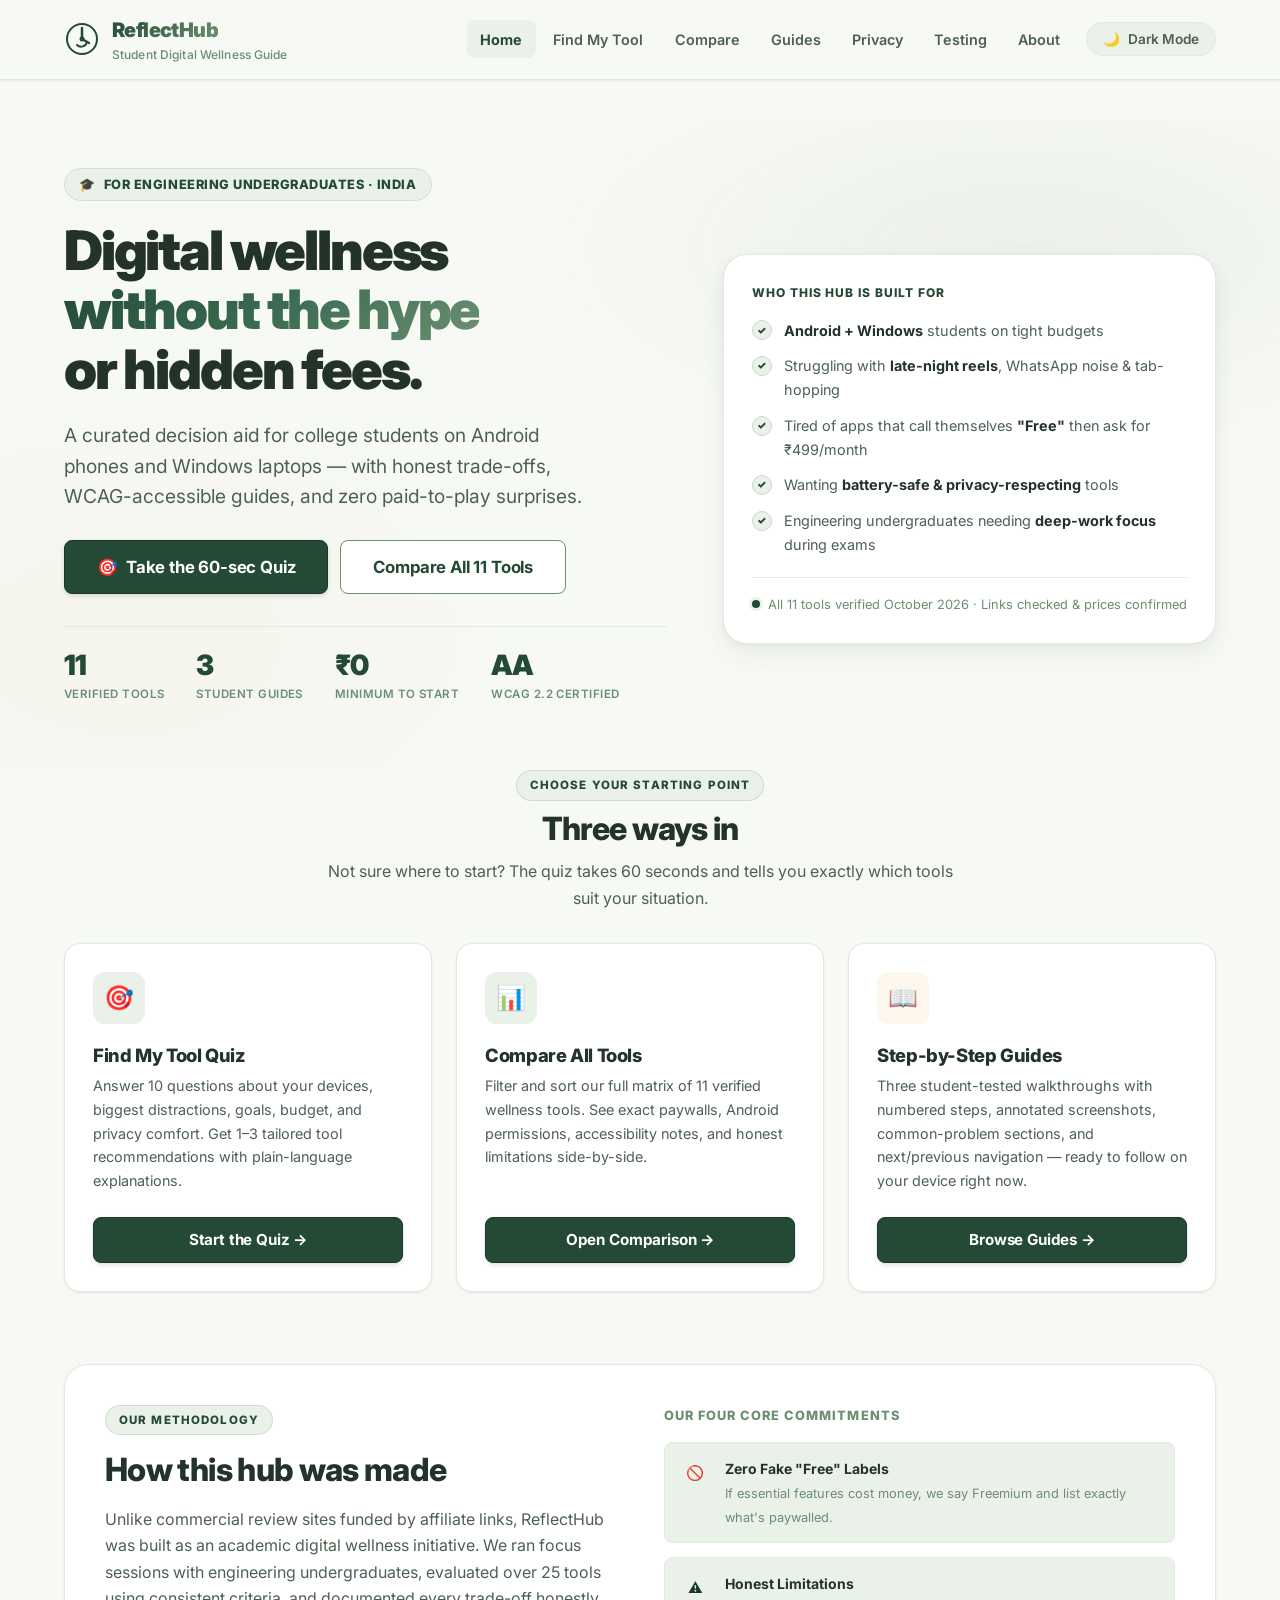
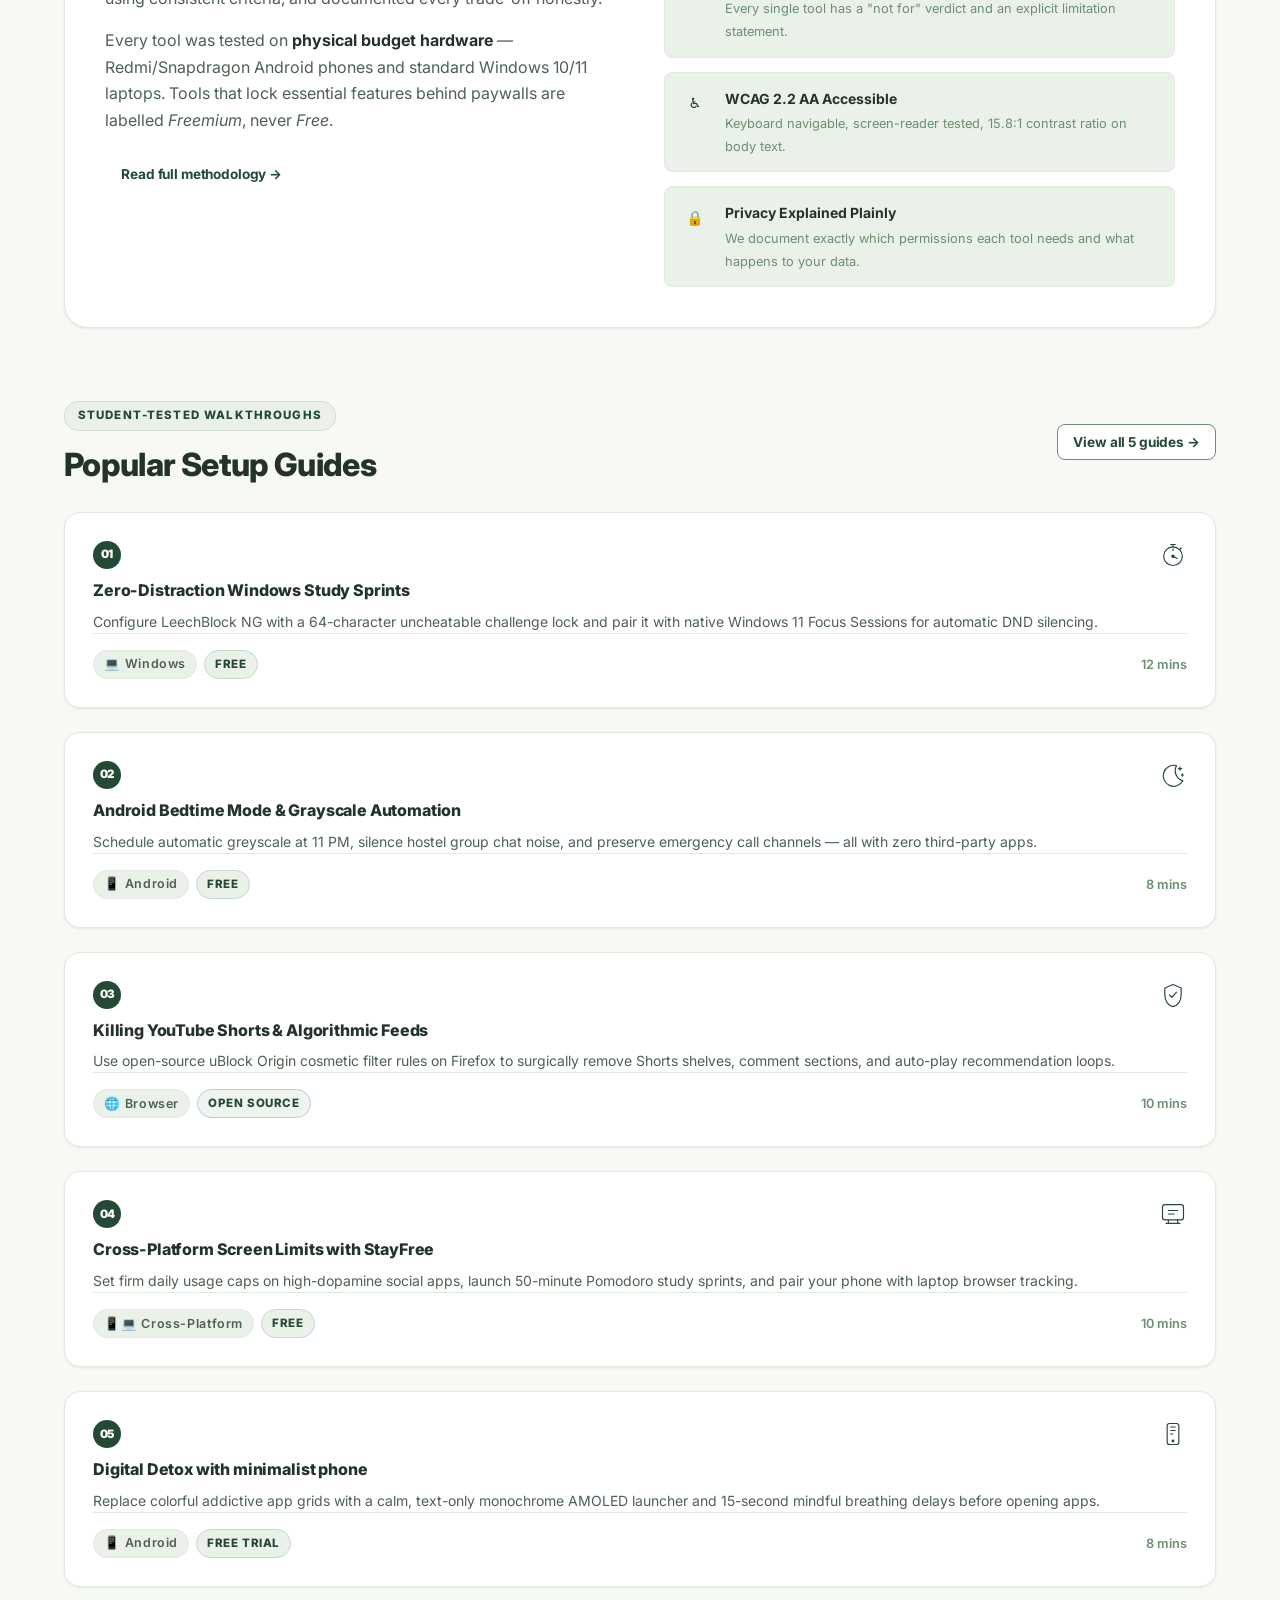
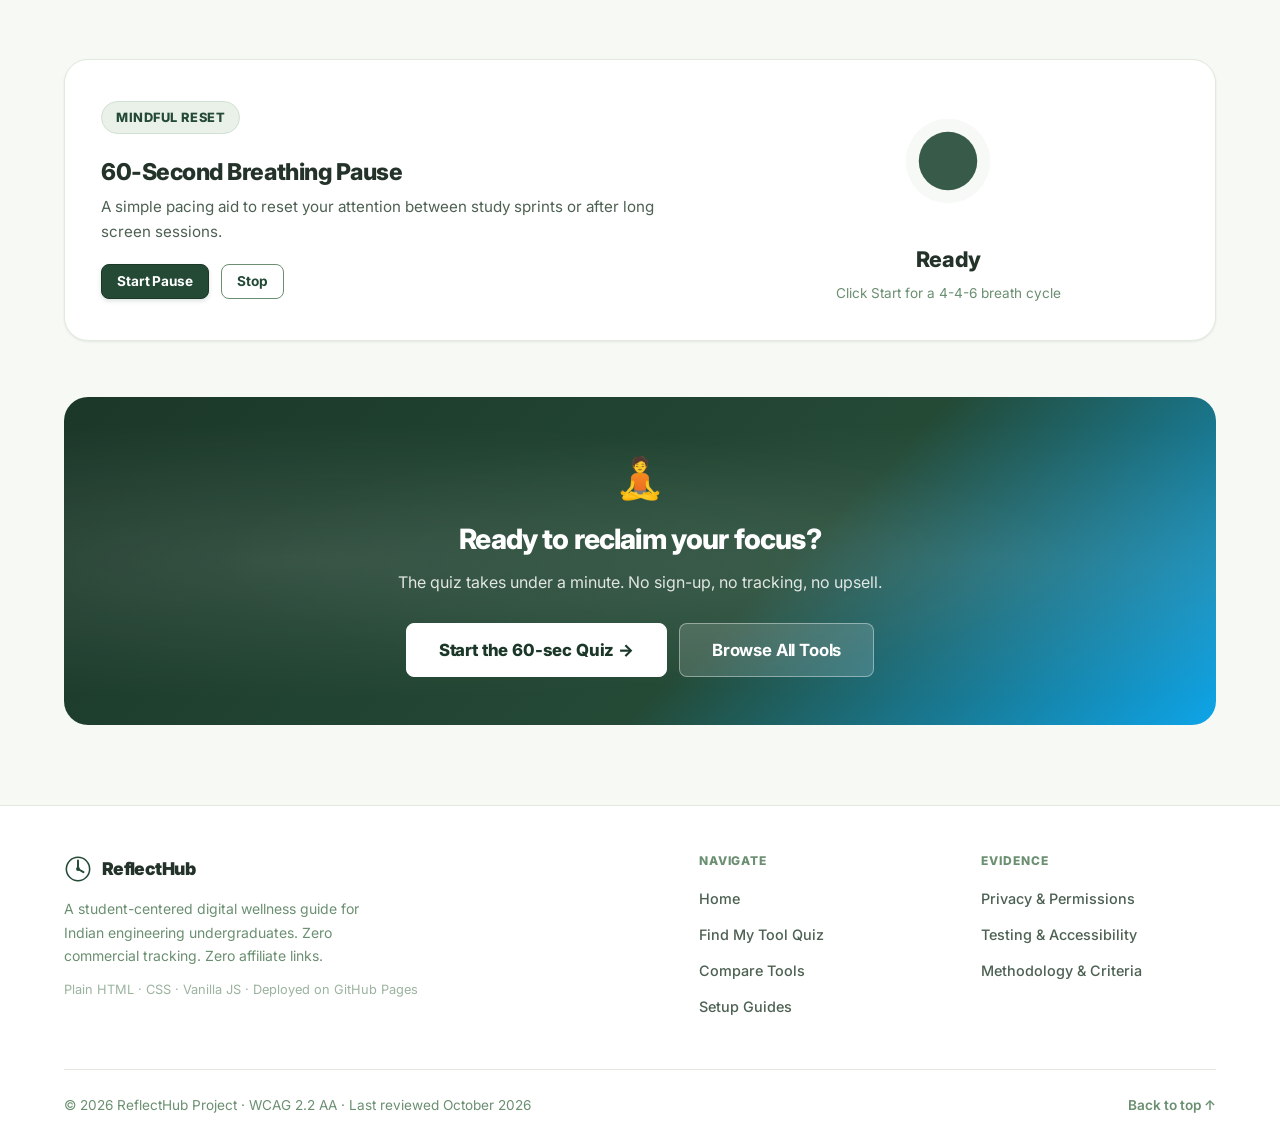
<file: index.html>
<!DOCTYPE html>
<html lang="en">
<head>
  <meta charset="UTF-8">
  <meta name="viewport" content="width=device-width, initial-scale=1.0">
  <meta name="description" content="ReflectHub — practical digital wellness for Indian engineering undergraduates. Zero paywalls, honest trade-offs, WCAG-accessible.">
  <title>ReflectHub | Student Digital Wellness Resource Hub</title>
  <link rel="preconnect" href="https://fonts.googleapis.com">
  <link rel="preconnect" href="https://fonts.gstatic.com" crossorigin>
  <link rel="stylesheet" href="css/style.css?v=3">
</head>
<body>
  <a href="#main-content" class="skip-link">Skip to main content</a>

  <!-- ═══════════════════════════ HEADER ═══════════════════════════ -->
  <header class="site-header" role="banner">
    <div class="container header-inner">

      <a href="index.html" class="brand-link" aria-label="ReflectHub — go to homepage">
        <svg class="brand-logo-icon" viewBox="0 0 36 36" fill="none" stroke="currentColor" stroke-width="2" stroke-linecap="round" stroke-linejoin="round" aria-hidden="true">
          <circle cx="18" cy="18" r="15"/>
          <path d="M18 7v11l7 4" stroke-width="2.5"/>
          <path d="M13 24a6 6 0 0 0 10-3" stroke-width="2"/>
          <circle cx="18" cy="18" r="2.5" fill="currentColor" stroke="none"/>
        </svg>
        <div>
          <span class="brand-name">ReflectHub</span>
          <span class="brand-tagline">Student Digital Wellness Guide</span>
        </div>
      </a>

      <div class="nav-and-tools">
        <button type="button" class="mobile-nav-toggle" aria-expanded="false" aria-controls="primary-nav" aria-label="Toggle navigation menu">
          <span aria-hidden="true">☰</span>
          <span>Menu</span>
        </button>

        <nav id="primary-nav" class="site-nav" role="navigation" aria-label="Primary">
          <ul>
            <li><a href="index.html"            class="nav-link" aria-current="page">Home</a></li>
            <li><a href="find-my-tool.html"     class="nav-link">Find My Tool</a></li>
            <li><a href="compare.html"          class="nav-link">Compare</a></li>
            <li><a href="guides/index.html"     class="nav-link">Guides</a></li>
            <li><a href="privacy-safety.html"   class="nav-link">Privacy</a></li>
            <li><a href="testing.html"          class="nav-link">Testing</a></li>
            <li><a href="about.html"            class="nav-link">About</a></li>
          </ul>
        </nav>

        <button type="button" class="theme-toggle-btn" aria-pressed="false" aria-label="Switch to dark theme">
          <span aria-hidden="true">🌙</span>
          <span>Dark</span>
        </button>
      </div>
    </div>
  </header>

  <!-- ═══════════════════════════ MAIN ════════════════════════════ -->
  <main id="main-content" role="main">

    <!-- ── HERO ───────────────────────────────────────────────────── -->
    <section class="hero-section" aria-labelledby="hero-title">
      <div class="container">
        <div class="hero-grid">

          <!-- Left column -->
          <div>
            <span class="hero-eyebrow" aria-hidden="true">
              <span>🎓</span> For Engineering Undergraduates · India
            </span>

            <h1 id="hero-title" class="hero-title">
              Digital wellness<br>
              <span class="gradient-text">without the hype</span><br>
              or hidden fees.
            </h1>

            <p class="lead" style="max-width: 540px;">
              A curated decision aid for college students on Android phones and Windows laptops — with honest trade-offs, WCAG-accessible guides, and zero paid-to-play surprises.
            </p>

            <div class="btn-group" style="margin-top: 1.75rem;">
              <a href="find-my-tool.html" class="btn btn-primary btn-lg">
                <span aria-hidden="true">🎯</span> Take the 60-sec Quiz
              </a>
              <a href="compare.html" class="btn btn-secondary btn-lg">
                Compare All 11 Tools
              </a>
            </div>

            <!-- Stats bar -->
            <div class="hero-stats">
              <div>
                <span class="hero-stat-num">11</span>
                <span class="hero-stat-label">Verified tools</span>
              </div>
              <div>
                <span class="hero-stat-num">3</span>
                <span class="hero-stat-label">Student guides</span>
              </div>
              <div>
                <span class="hero-stat-num">₹0</span>
                <span class="hero-stat-label">Minimum to start</span>
              </div>
              <div>
                <span class="hero-stat-num">AA</span>
                <span class="hero-stat-label">WCAG 2.2 Certified</span>
              </div>
            </div>
          </div>

          <!-- Right column — Hero illustration & Audience card -->
          <div>
            <div class="hero-illustration-wrap" aria-hidden="true">
              <svg class="hero-illustration" viewBox="0 0 440 260" fill="none" xmlns="http://www.w3.org/2000/svg" aria-hidden="true" focusable="false">
                <!-- Soft dusk ambient focus aura -->
                <circle cx="220" cy="130" r="110" fill="var(--accent-light)" opacity="0.55"/>
                <ellipse cx="220" cy="222" r="150" ry="10" fill="var(--border-weak)" opacity="0.7"/>

                <!-- Window dusk frame (minimalist arch behind desk) -->
                <path d="M140 190V70C140 47.9 157.9 30 180 30H260C282.1 30 300 47.9 300 70V190" stroke="var(--border-weak)" stroke-width="2" stroke-linecap="round"/>
                <line x1="220" y1="30" x2="220" y2="190" stroke="var(--border-weak)" stroke-width="1.5" stroke-dasharray="4 4"/>
                <line x1="140" y1="110" x2="300" y2="110" stroke="var(--border-weak)" stroke-width="1.5"/>

                <!-- Desk Surface -->
                <rect x="40" y="210" width="360" height="12" rx="6" fill="var(--bg-elevated)" stroke="var(--border-medium)" stroke-width="1.5"/>

                <!-- Desk Lamp (soft angle over work) -->
                <path d="M100 210H120" stroke="var(--border-strong)" stroke-width="3" stroke-linecap="round"/>
                <path d="M110 210L110 120L145 95" stroke="var(--border-strong)" stroke-width="2.5" stroke-linecap="round" stroke-linejoin="round"/>
                <path d="M140 85L160 105" stroke="var(--accent)" stroke-width="2.5" stroke-linecap="round"/>
                <path d="M136 82L152 70C154 68 158 68 160 70L172 86C174 88 172 92 168 92H140C136 92 134 85 136 82Z" fill="var(--accent)" opacity="0.9"/>
                <polygon points="142,92 195,195 110,195" fill="var(--accent-light)" opacity="0.4"/>

                <!-- Open Laptop (Center) -->
                <rect x="155" y="112" width="130" height="84" rx="6" fill="var(--bg-surface)" stroke="var(--border-strong)" stroke-width="2"/>
                <rect x="162" y="118" width="116" height="70" rx="3" fill="var(--bg-elevated)"/>
                <rect x="170" y="127" width="38" height="4" rx="2" fill="var(--accent)"/>
                <rect x="170" y="137" width="80" height="3" rx="1.5" fill="var(--border-strong)"/>
                <rect x="170" y="145" width="60" height="3" rx="1.5" fill="var(--border-medium)"/>
                <rect x="170" y="153" width="72" height="3" rx="1.5" fill="var(--border-medium)"/>
                <rect x="170" y="161" width="50" height="3" rx="1.5" fill="var(--border-medium)"/>
                <rect x="218" y="168" width="52" height="14" rx="2" fill="var(--accent-light)"/>
                <rect x="224" y="173" width="26" height="4" rx="1" fill="var(--accent-dark)"/>
                <!-- Laptop base -->
                <path d="M140 196H300C302 196 304 198 303 200L297 210H143L137 200C136 198 138 196 140 196Z" fill="var(--bg-elevated)" stroke="var(--border-strong)" stroke-width="2"/>
                <rect x="200" y="197" width="40" height="2" rx="1" fill="var(--border-strong)"/>

                <!-- Phone face-down on small stand (Right of laptop) -->
                <polygon points="314,210 326,192 334,194 322,210" fill="var(--border-medium)"/>
                <rect x="320" y="168" width="24" height="42" rx="4" transform="rotate(-15 320 168)" fill="var(--bg-surface)" stroke="var(--border-strong)" stroke-width="1.8"/>
                <rect x="323" y="172" width="7" height="11" rx="2" transform="rotate(-15 323 172)" fill="var(--border-medium)"/>
                <circle cx="327" cy="177" r="1.5" fill="var(--border-strong)"/>

                <!-- Analog Focus Timer Clock (Left of laptop) -->
                <circle cx="85" cy="180" r="18" fill="var(--bg-surface)" stroke="var(--border-strong)" stroke-width="2"/>
                <circle cx="85" cy="180" r="14" fill="var(--bg-elevated)"/>
                <circle cx="85" cy="180" r="2" fill="var(--accent)"/>
                <line x1="85" y1="180" x2="85" y2="171" stroke="var(--text-primary)" stroke-width="1.8" stroke-linecap="round"/>
                <line x1="85" y1="180" x2="94" y2="184" stroke="var(--accent)" stroke-width="1.8" stroke-linecap="round"/>
                <line x1="77" y1="198" x2="73" y2="210" stroke="var(--border-strong)" stroke-width="2" stroke-linecap="round"/>
                <line x1="93" y1="198" x2="97" y2="210" stroke="var(--border-strong)" stroke-width="2" stroke-linecap="round"/>

                <!-- Potted Plant (Far Right) -->
                <path d="M362 186H386L382 210H366L362 186Z" fill="var(--bg-elevated)" stroke="var(--border-strong)" stroke-width="1.8"/>
                <path d="M374 186C374 176 364 170 362 176C360 182 368 186 374 186Z" fill="var(--accent)" opacity="0.85"/>
                <path d="M374 186C374 174 384 168 386 174C388 180 380 186 374 186Z" fill="var(--accent)"/>
                <path d="M374 186C370 178 374 162 377 164C380 166 378 180 374 186Z" fill="var(--accent-dark)"/>

                <!-- Desk Mug -->
                <rect x="122" y="194" width="13" height="16" rx="2" fill="var(--bg-surface)" stroke="var(--border-strong)" stroke-width="1.5"/>
                <path d="M135 197C138 197 139 199 139 201C139 203 138 205 135 205" stroke="var(--border-strong)" stroke-width="1.5" stroke-linecap="round"/>
              </svg>
            </div>

            <div class="audience-card">
              <p class="audience-card-title">Who this hub is built for</p>
              <ul class="audience-checklist" role="list">
                <li class="audience-checklist-item">
                  <span class="check-icon" aria-hidden="true">✓</span>
                  <span><strong>Android + Windows</strong> students on tight budgets</span>
                </li>
                <li class="audience-checklist-item">
                  <span class="check-icon" aria-hidden="true">✓</span>
                  <span>Struggling with <strong>late-night reels</strong>, WhatsApp noise &amp; tab-hopping</span>
                </li>
                <li class="audience-checklist-item">
                  <span class="check-icon" aria-hidden="true">✓</span>
                  <span>Tired of apps that call themselves <strong>"Free"</strong> then ask for ₹499/month</span>
                </li>
                <li class="audience-checklist-item">
                  <span class="check-icon" aria-hidden="true">✓</span>
                  <span>Wanting <strong>battery-safe &amp; privacy-respecting</strong> tools</span>
                </li>
                <li class="audience-checklist-item">
                  <span class="check-icon" aria-hidden="true">✓</span>
                  <span>Engineering undergraduates needing <strong>deep-work focus</strong> during exams</span>
                </li>
              </ul>

              <div class="hero-verified">
                <span class="verified-dot" aria-hidden="true"></span>
                All 11 tools verified October 2026 · Links checked &amp; prices confirmed
              </div>
            </div>
          </div>
        </div>
      </div>
    </section>

    <!-- ── ENTRY POINTS ───────────────────────────────────────────── -->
    <div class="container">
      <section class="section-wrap" aria-labelledby="paths-title">
        <div class="section-header">
          <span class="section-label">Choose your starting point</span>
          <h2 id="paths-title" class="section-title">Three ways in</h2>
          <p class="section-desc">Not sure where to start? The quiz takes 60 seconds and tells you exactly which tools suit your situation.</p>
        </div>

        <div class="entry-grid">

          <!-- Path 1 -->
          <article class="card entry-card" aria-labelledby="path-quiz-title">
            <div class="entry-card-icon-wrap icon-teal" aria-hidden="true">🎯</div>
            <h3 id="path-quiz-title">Find My Tool Quiz</h3>
            <p>Answer 10 questions about your devices, biggest distractions, goals, budget, and privacy comfort. Get 1–3 tailored tool recommendations with plain-language explanations.</p>
            <div class="entry-card-cta">
              <a href="find-my-tool.html" class="btn btn-primary btn-block">Start the Quiz →</a>
            </div>
          </article>

          <!-- Path 2 -->
          <article class="card entry-card" aria-labelledby="path-compare-title">
            <div class="entry-card-icon-wrap icon-blue" aria-hidden="true">📊</div>
            <h3 id="path-compare-title">Compare All Tools</h3>
            <p>Filter and sort our full matrix of 11 verified wellness tools. See exact paywalls, Android permissions, accessibility notes, and honest limitations side-by-side.</p>
            <div class="entry-card-cta">
              <a href="compare.html" class="btn btn-primary btn-block">Open Comparison →</a>
            </div>
          </article>

          <!-- Path 3 -->
          <article class="card entry-card" aria-labelledby="path-guides-title">
            <div class="entry-card-icon-wrap icon-amber" aria-hidden="true">📖</div>
            <h3 id="path-guides-title">Step-by-Step Guides</h3>
            <p>Three student-tested walkthroughs with numbered steps, annotated screenshots, common-problem sections, and next/previous navigation — ready to follow on your device right now.</p>
            <div class="entry-card-cta">
              <a href="guides/index.html" class="btn btn-primary btn-block">Browse Guides →</a>
            </div>
          </article>
        </div>
      </section>

      <!-- ── TRUST / HOW IT WAS MADE ─────────────────────────────── -->
      <section class="section-wrap" aria-labelledby="trust-title">
        <div class="trust-section">
          <div>
            <span class="section-label">Our methodology</span>
            <h2 id="trust-title" style="margin-top: 0.4rem; margin-bottom: 1rem;">How this hub was made</h2>
            <p>
              Unlike commercial review sites funded by affiliate links, ReflectHub was built as an academic digital wellness initiative. We ran focus sessions with engineering undergraduates, evaluated over 25 tools using consistent criteria, and documented every trade-off honestly.
            </p>
            <p style="margin-bottom: 1.5rem;">
              Every tool was tested on <strong>physical budget hardware</strong> — Redmi/Snapdragon Android phones and standard Windows 10/11 laptops. Tools that lock essential features behind paywalls are labelled <em>Freemium</em>, never <em>Free</em>.
            </p>
            <a href="about.html" class="btn btn-ghost btn-sm">Read full methodology →</a>
          </div>

          <div>
            <p style="font-size:0.8rem; font-weight:800; text-transform:uppercase; letter-spacing:0.08em; color:var(--text-tertiary); margin-bottom:0.75rem;">Our four core commitments</p>
            <div class="commitment-list">
              <div class="commitment-item">
                <div class="commitment-icon" aria-hidden="true">🚫</div>
                <div>
                  <span class="commitment-label">Zero Fake "Free" Labels</span>
                  <span class="commitment-desc">If essential features cost money, we say Freemium and list exactly what's paywalled.</span>
                </div>
              </div>
              <div class="commitment-item">
                <div class="commitment-icon" aria-hidden="true">⚠️</div>
                <div>
                  <span class="commitment-label">Honest Limitations</span>
                  <span class="commitment-desc">Every single tool has a "not for" verdict and an explicit limitation statement.</span>
                </div>
              </div>
              <div class="commitment-item">
                <div class="commitment-icon" aria-hidden="true">♿</div>
                <div>
                  <span class="commitment-label">WCAG 2.2 AA Accessible</span>
                  <span class="commitment-desc">Keyboard navigable, screen-reader tested, 15.8:1 contrast ratio on body text.</span>
                </div>
              </div>
              <div class="commitment-item">
                <div class="commitment-icon" aria-hidden="true">🔒</div>
                <div>
                  <span class="commitment-label">Privacy Explained Plainly</span>
                  <span class="commitment-desc">We document exactly which permissions each tool needs and what happens to your data.</span>
                </div>
              </div>
            </div>
          </div>
        </div>
      </section>

      <!-- ── POPULAR GUIDES ──────────────────────────────────────── -->
      <section class="section-wrap" aria-labelledby="guides-title">
        <div class="section-row-header">
          <div>
            <span class="section-label">Student-tested walkthroughs</span>
            <h2 id="guides-title" style="margin: 0.3rem 0 0;">Popular Setup Guides</h2>
          </div>
          <a href="guides/index.html" class="btn btn-secondary btn-sm">View all 5 guides →</a>
        </div>

        <div class="guide-cards">

          <!-- Guide 1 -->
          <article class="card guide-card" aria-labelledby="g1-title">
            <div style="display: flex; justify-content: space-between; align-items: flex-start; margin-bottom: 0.25rem;">
              <div class="guide-card-num" aria-hidden="true">01</div>
              <svg class="category-icon" viewBox="0 0 48 48" fill="none" stroke="currentColor" stroke-width="2" stroke-linecap="round" stroke-linejoin="round" aria-hidden="true" focusable="false">
                <circle cx="24" cy="26" r="16"/>
                <path d="M24 10V6M20 6h8M35 15l3-3"/>
                <path d="M24 26l7 4"/>
                <circle cx="24" cy="26" r="2" fill="currentColor"/>
                <path d="M24 14v2"/>
              </svg>
            </div>
            <h3 id="g1-title">
              <a href="guides/guide-1.html" style="text-decoration:none; color:inherit;">
                Zero-Distraction Windows Study Sprints
              </a>
            </h3>
            <p>Configure LeechBlock NG with a 64-character uncheatable challenge lock and pair it with native Windows 11 Focus Sessions for automatic DND silencing.</p>
            <div class="guide-card-footer">
              <div class="guide-card-tags">
                <span class="badge badge-platform">💻 Windows</span>
                <span class="badge badge-free">Free</span>
              </div>
              <span style="font-size:0.8rem; color:var(--text-tertiary); font-weight:600;">12 mins</span>
            </div>
          </article>

          <!-- Guide 2 -->
          <article class="card guide-card" aria-labelledby="g2-title">
            <div style="display: flex; justify-content: space-between; align-items: flex-start; margin-bottom: 0.25rem;">
              <div class="guide-card-num" aria-hidden="true">02</div>
              <svg class="category-icon" viewBox="0 0 48 48" fill="none" stroke="currentColor" stroke-width="2" stroke-linecap="round" stroke-linejoin="round" aria-hidden="true" focusable="false">
                <path d="M30 8A18 18 0 1 0 41 34 18 18 0 0 1 30 8Z"/>
                <path d="M36 10v6m-3-3h6"/>
                <path d="M40 22v4m-2-2h4"/>
              </svg>
            </div>
            <h3 id="g2-title">
              <a href="guides/guide-2.html" style="text-decoration:none; color:inherit;">
                Android Bedtime Mode &amp; Grayscale Automation
              </a>
            </h3>
            <p>Schedule automatic greyscale at 11 PM, silence hostel group chat noise, and preserve emergency call channels — all with zero third-party apps.</p>
            <div class="guide-card-footer">
              <div class="guide-card-tags">
                <span class="badge badge-platform">📱 Android</span>
                <span class="badge badge-free">Free</span>
              </div>
              <span style="font-size:0.8rem; color:var(--text-tertiary); font-weight:600;">8 mins</span>
            </div>
          </article>

          <!-- Guide 3 -->
          <article class="card guide-card" aria-labelledby="g3-title">
            <div style="display: flex; justify-content: space-between; align-items: flex-start; margin-bottom: 0.25rem;">
              <div class="guide-card-num" aria-hidden="true">03</div>
              <svg class="category-icon" viewBox="0 0 48 48" fill="none" stroke="currentColor" stroke-width="2" stroke-linecap="round" stroke-linejoin="round" aria-hidden="true" focusable="false">
                <path d="M24 6L10 12v11c0 11.5 6 18.5 14 21 8-2.5 14-9.5 14-21V12L24 6Z"/>
                <path d="M18 24l4 4 8-9"/>
              </svg>
            </div>
            <h3 id="g3-title">
              <a href="guides/guide-3.html" style="text-decoration:none; color:inherit;">
                Killing YouTube Shorts &amp; Algorithmic Feeds
              </a>
            </h3>
            <p>Use open-source uBlock Origin cosmetic filter rules on Firefox to surgically remove Shorts shelves, comment sections, and auto-play recommendation loops.</p>
            <div class="guide-card-footer">
              <div class="guide-card-tags">
                <span class="badge badge-platform">🌐 Browser</span>
                <span class="badge badge-os">Open Source</span>
              </div>
              <span style="font-size:0.8rem; color:var(--text-tertiary); font-weight:600;">10 mins</span>
            </div>
          </article>

          <!-- Guide 4 -->
          <article class="card guide-card" aria-labelledby="g4-title">
            <div style="display: flex; justify-content: space-between; align-items: flex-start; margin-bottom: 0.25rem;">
              <div class="guide-card-num" aria-hidden="true">04</div>
              <svg class="category-icon" viewBox="0 0 48 48" fill="none" stroke="currentColor" stroke-width="2" stroke-linecap="round" stroke-linejoin="round" aria-hidden="true" focusable="false">
                <rect x="6" y="8" width="36" height="26" rx="4"/>
                <path d="M16 34v6m16-6v6M12 40h24M16 18h16M16 24h10"/>
              </svg>
            </div>
            <h3 id="g4-title">
              <a href="guides/guide-4.html" style="text-decoration:none; color:inherit;">
                Cross-Platform Screen Limits with StayFree
              </a>
            </h3>
            <p>Set firm daily usage caps on high-dopamine social apps, launch 50-minute Pomodoro study sprints, and pair your phone with laptop browser tracking.</p>
            <div class="guide-card-footer">
              <div class="guide-card-tags">
                <span class="badge badge-platform">📱💻 Cross-Platform</span>
                <span class="badge badge-free">Free</span>
              </div>
              <span style="font-size:0.8rem; color:var(--text-tertiary); font-weight:600;">10 mins</span>
            </div>
          </article>

          <!-- Guide 5 -->
          <article class="card guide-card" aria-labelledby="g5-title">
            <div style="display: flex; justify-content: space-between; align-items: flex-start; margin-bottom: 0.25rem;">
              <div class="guide-card-num" aria-hidden="true">05</div>
              <svg class="category-icon" viewBox="0 0 48 48" fill="none" stroke="currentColor" stroke-width="2" stroke-linecap="round" stroke-linejoin="round" aria-hidden="true" focusable="false">
                <rect x="14" y="6" width="20" height="36" rx="4"/>
                <line x1="20" y1="12" x2="28" y2="12"/>
                <line x1="20" y1="18" x2="28" y2="18"/>
                <line x1="20" y1="24" x2="24" y2="24"/>
                <circle cx="24" cy="36" r="1.5" fill="currentColor"/>
              </svg>
            </div>
            <h3 id="g5-title">
              <a href="guides/guide-5.html" style="text-decoration:none; color:inherit;">
                Digital Detox with minimalist phone
              </a>
            </h3>
            <p>Replace colorful addictive app grids with a calm, text-only monochrome AMOLED launcher and 15-second mindful breathing delays before opening apps.</p>
            <div class="guide-card-footer">
              <div class="guide-card-tags">
                <span class="badge badge-platform">📱 Android</span>
                <span class="badge badge-free">Free Trial</span>
              </div>
              <span style="font-size:0.8rem; color:var(--text-tertiary); font-weight:600;">8 mins</span>
            </div>
          </article>
        </div>
      </section>

      <!-- ── MINDFUL RESET WIDGET ─────────────────────────────────── -->
      <section class="breathing-widget-card card" aria-labelledby="breathing-heading">
        <div class="breathing-content">
          <div class="breathing-text-col">
            <span class="hero-eyebrow" aria-hidden="true">Mindful Reset</span>
            <h2 id="breathing-heading" class="breathing-title">60-Second Breathing Pause</h2>
            <p class="breathing-desc">
              A simple pacing aid to reset your attention between study sprints or after long screen sessions.
            </p>
            <div class="btn-group" style="margin-top: 1.25rem;">
              <button type="button" id="breathing-start-btn" class="btn btn-primary btn-sm">
                Start Pause
              </button>
              <button type="button" id="breathing-stop-btn" class="btn btn-secondary btn-sm" disabled>
                Stop
              </button>
            </div>
          </div>

          <div class="breathing-visual-col">
            <!-- Animated concentric rings (visual pacing aid only) -->
            <div class="breathing-circle-wrap" aria-hidden="true">
              <div class="breathing-ring-outer"></div>
              <div class="breathing-ring-inner"></div>
            </div>
            <!-- Visible text phase display & screen reader polite live region -->
            <div class="breathing-status-wrap">
              <div id="breathing-phase" class="breathing-phase" aria-live="polite">Ready</div>
              <div id="breathing-subtext" class="breathing-subtext">Click Start for a 4-4-6 breath cycle</div>
            </div>
          </div>
        </div>
      </section>

      <!-- ── BOTTOM CTA ──────────────────────────────────────────── -->
      <section aria-labelledby="cta-title" style="margin-bottom: 1rem;">
        <div style="
          background: linear-gradient(135deg, var(--accent-dark) 0%, var(--accent) 60%, #0ea5e9 100%);
          border-radius: var(--r-xl);
          padding: 3rem 2.5rem;
          text-align: center;
          position: relative;
          overflow: hidden;
        ">
          <!-- Subtle pattern overlay -->
          <div style="
            position: absolute; inset: 0;
            background: radial-gradient(ellipse at 20% 50%, rgba(255,255,255,0.1) 0%, transparent 60%),
                        radial-gradient(ellipse at 80% 50%, rgba(255,255,255,0.08) 0%, transparent 60%);
            pointer-events: none;
          " aria-hidden="true"></div>

          <div style="position:relative; z-index:1; max-width: 560px; margin-inline: auto;">
            <span style="font-size:2.5rem; display:block; margin-bottom:0.75rem;" aria-hidden="true">🧘</span>
            <h2 id="cta-title" style="color:white; margin:0 0 0.75rem; font-size:1.75rem; letter-spacing:-0.03em;">
              Ready to reclaim your focus?
            </h2>
            <p style="color:rgba(255,255,255,0.85); margin-bottom:1.75rem; font-size:1rem;">
              The quiz takes under a minute. No sign-up, no tracking, no upsell.
            </p>
            <div class="btn-group" style="justify-content:center;">
              <a href="find-my-tool.html" style="
                background: white;
                color: var(--accent-dark);
                border-color: white;
                font-weight: 800;
              " class="btn btn-lg">Start the 60-sec Quiz →</a>
              <a href="compare.html" style="
                background: rgba(255,255,255,0.15);
                color: white;
                border-color: rgba(255,255,255,0.4);
              " class="btn btn-lg">Browse All Tools</a>
            </div>
          </div>
        </div>
      </section>
    </div>
  </main>

  <!-- ═══════════════════════════ FOOTER ══════════════════════════ -->
  <footer class="site-footer" role="contentinfo">
    <div class="container">
      <div class="footer-grid">
        <div>
          <div style="display:flex; align-items:center; gap:0.6rem; margin-bottom:0.875rem;">
            <svg style="width:28px;height:28px;color:var(--accent);" viewBox="0 0 36 36" fill="none" stroke="currentColor" stroke-width="2" stroke-linecap="round" stroke-linejoin="round" aria-hidden="true">
              <circle cx="18" cy="18" r="15"/>
              <path d="M18 7v11l7 4" stroke-width="2.5"/>
              <circle cx="18" cy="18" r="2.5" fill="currentColor" stroke="none"/>
            </svg>
            <span style="font-weight:900; font-size:1.1rem; letter-spacing:-0.03em; color:var(--text-primary);">ReflectHub</span>
          </div>
          <p style="font-size:0.875rem; color:var(--text-tertiary); max-width:300px; margin-bottom:0.75rem;">
            A student-centered digital wellness guide for Indian engineering undergraduates. Zero commercial tracking. Zero affiliate links.
          </p>
          <p style="font-size:0.8rem; color:var(--text-disabled); margin:0;">
            Plain HTML · CSS · Vanilla JS · Deployed on GitHub Pages
          </p>
        </div>

        <div>
          <h2 class="footer-heading">Navigate</h2>
          <ul class="footer-links">
            <li><a href="index.html">Home</a></li>
            <li><a href="find-my-tool.html">Find My Tool Quiz</a></li>
            <li><a href="compare.html">Compare Tools</a></li>
            <li><a href="guides/index.html">Setup Guides</a></li>
          </ul>
        </div>

        <div>
          <h2 class="footer-heading">Evidence</h2>
          <ul class="footer-links">
            <li><a href="privacy-safety.html">Privacy &amp; Permissions</a></li>
            <li><a href="testing.html">Testing &amp; Accessibility</a></li>
            <li><a href="about.html">Methodology &amp; Criteria</a></li>
          </ul>
        </div>
      </div>

      <div class="footer-bottom">
        <div>&copy; 2026 ReflectHub Project · WCAG 2.2 AA · Last reviewed October 2026</div>
        <a href="#main-content" style="text-decoration:none; font-weight:600; color:var(--text-tertiary);">Back to top ↑</a>
      </div>
    </div>
  </footer>

  <script src="js/main.js?v=3"></script>
</body>
</html>
</file>
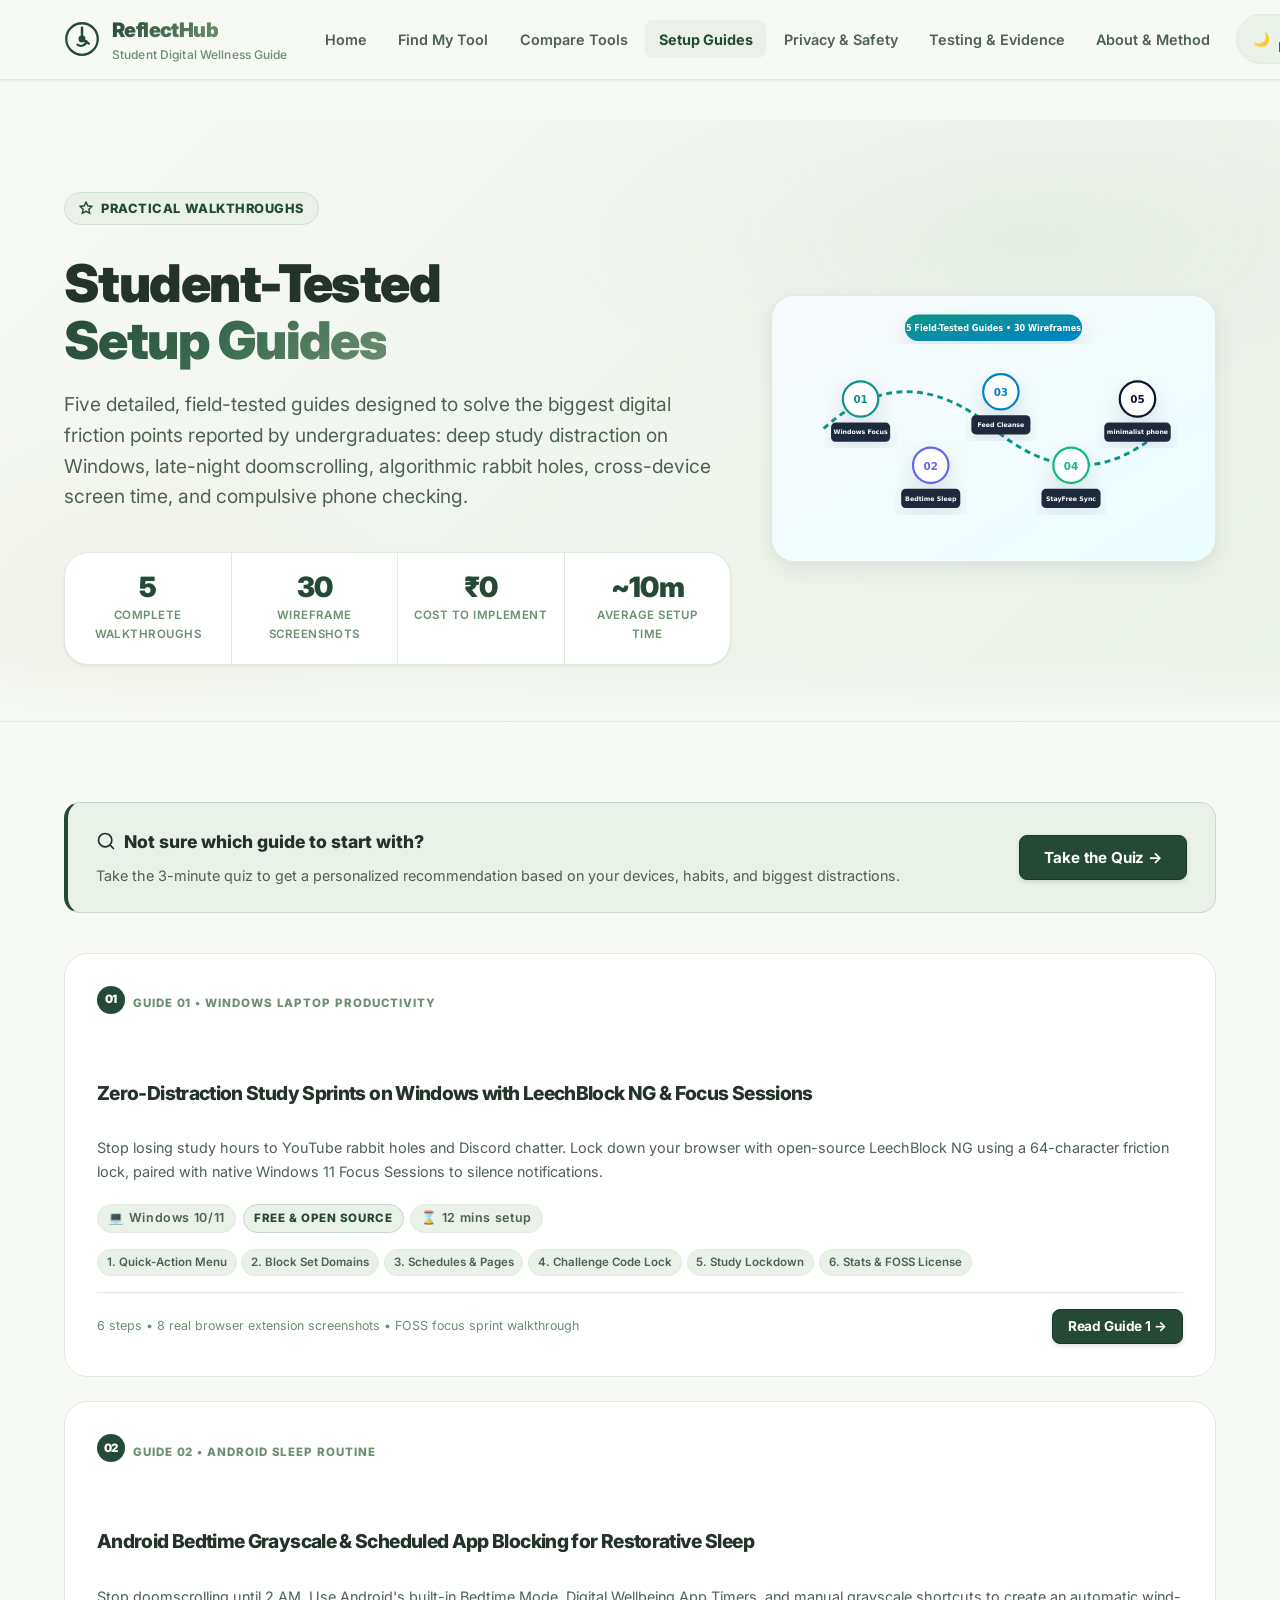
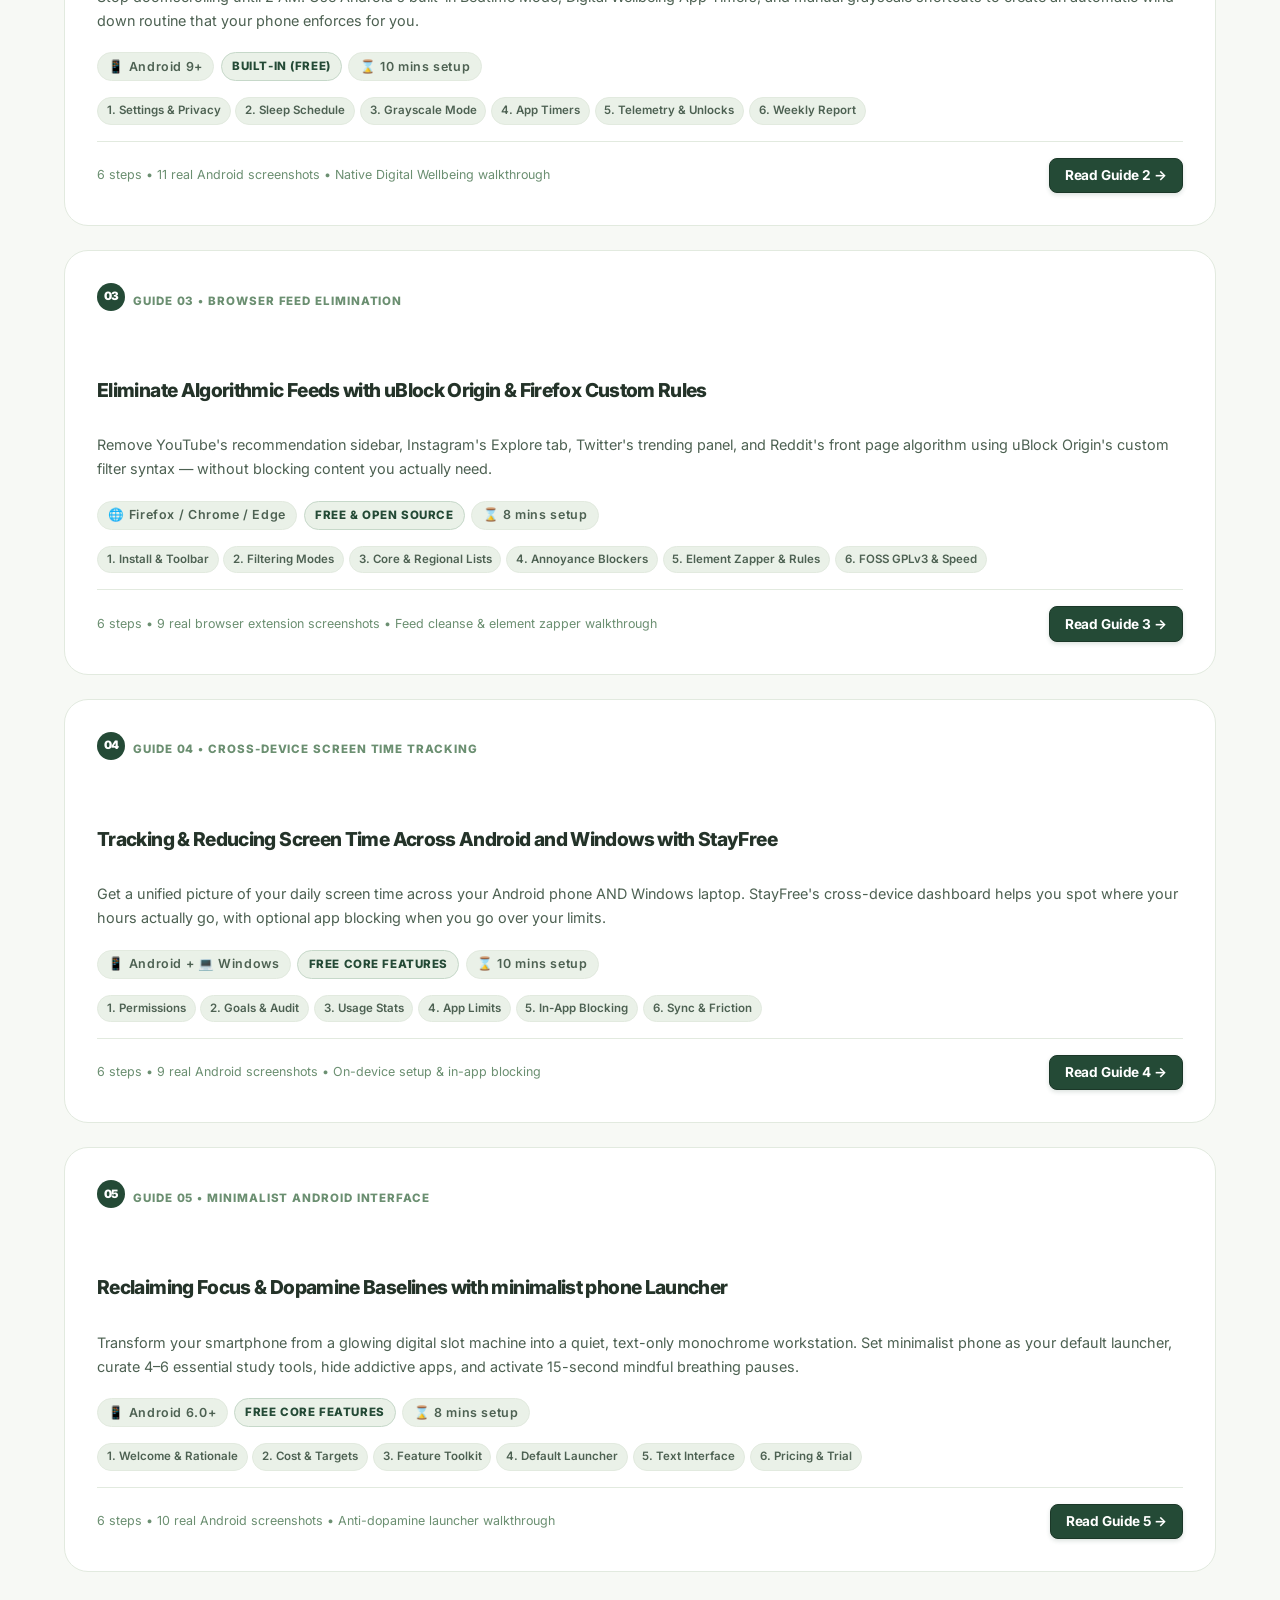
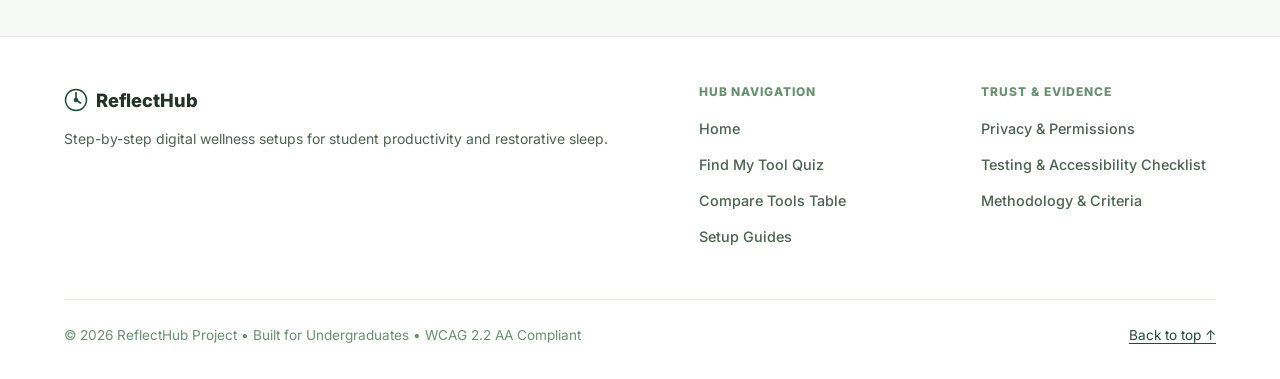
<file: guides/index.html>
<!DOCTYPE html>



<html lang="en">



<head>



  <meta charset="UTF-8">



  <meta name="viewport" content="width=device-width, initial-scale=1.0">



  <meta name="description" content="Step-by-step student setup guides for digital wellness: zero-distraction study sprints on Windows, Android bedtime grayscale automation, and algorithmic feed elimination.">



  <title>Setup Guides Index | ReflectHub</title>



  <link rel="stylesheet" href="../css/style.css?v=6">



</head>



<body>



  <!-- Scroll progress bar -->



  <div class="scroll-progress-bar" id="scroll-progress" aria-hidden="true"></div>







  <!-- Accessible Skip to Content Link -->



  <a href="#main-content" class="skip-link">Skip to main content</a>







  <!-- Shared Header -->



  <header class="site-header" role="banner">



    <div class="container header-inner">



      <a href="../index.html" class="brand-link" aria-label="ReflectHub Home">



        <svg class="brand-logo-icon" viewBox="0 0 32 32" fill="none" stroke="currentColor" stroke-width="2.2" stroke-linecap="round" stroke-linejoin="round" aria-hidden="true">



          <circle cx="16" cy="16" r="14" stroke="currentColor" stroke-width="2"/>



          <path d="M16 6v10l6 4" stroke="currentColor" stroke-width="2.2"/>



          <path d="M12 21a5 5 0 0 0 8-3" stroke="currentColor" stroke-width="2"/>



          <circle cx="16" cy="16" r="2" fill="currentColor"/>



        </svg>



        <div>



          <span class="brand-name">ReflectHub</span>



          <span class="brand-tagline">Student Digital Wellness Guide</span>



        </div>



      </a>



      <div class="nav-and-tools">



        <button type="button" class="mobile-nav-toggle" aria-expanded="false" aria-controls="primary-nav">



          <span aria-hidden="true">&#9776;</span>



          <span>Menu</span>



        </button>



        <nav id="primary-nav" class="site-nav" role="navigation" aria-label="Primary Navigation">



          <ul>



            <li><a href="../index.html" class="nav-link">Home</a></li>



            <li><a href="../find-my-tool.html" class="nav-link">Find My Tool</a></li>



            <li><a href="../compare.html" class="nav-link">Compare Tools</a></li>



            <li><a href="index.html" class="nav-link" aria-current="page">Setup Guides</a></li>



            <li><a href="../privacy-safety.html" class="nav-link">Privacy &amp; Safety</a></li>



            <li><a href="../testing.html" class="nav-link">Testing &amp; Evidence</a></li>



            <li><a href="../about.html" class="nav-link">About &amp; Method</a></li>



          </ul>



        </nav>



        <button type="button" class="theme-toggle-btn" aria-pressed="false" aria-label="Switch to dark theme">



          <span aria-hidden="true">&#9790;</span>



          <span>Dark Mode</span>



        </button>



      </div>



    </div>



  </header>







  <!-- Main Content -->



  <main id="main-content" role="main">







    <!-- Page Hero Header -->



    <header class="page-hero" aria-labelledby="guides-page-title">



      <div class="container">



        <div class="hero-feature-grid">



          <div>



            <span class="hero-eyebrow">



              <svg width="14" height="14" viewBox="0 0 24 24" fill="none" stroke="currentColor" stroke-width="2.5" aria-hidden="true"><path d="M12 2l3.09 6.26L22 9.27l-5 4.87 1.18 6.88L12 17.77l-6.18 3.25L7 14.14 2 9.27l6.91-1.01L12 2z"/></svg>



              Practical Walkthroughs



            </span>



            <h1 id="guides-page-title" class="page-hero-title">



              Student-Tested<br>



              <span class="gradient-text">Setup Guides</span>



            </h1>



            <p class="lead">



              Five detailed, field-tested guides designed to solve the biggest digital friction points reported by undergraduates: deep study distraction on Windows, late-night doomscrolling, algorithmic rabbit holes, cross-device screen time, and compulsive phone checking.



            </p>



            <div class="hero-stats hero-stats-subpage">



              <div>



                <span class="hero-stat-num">5</span>



                <span class="hero-stat-label">Complete walkthroughs</span>



              </div>



              <div>



                <span class="hero-stat-num">30</span>



                <span class="hero-stat-label">Wireframe screenshots</span>



              </div>



              <div>



                <span class="hero-stat-num">&#8377;0</span>



                <span class="hero-stat-label">Cost to implement</span>



              </div>



              <div>



                <span class="hero-stat-num">~10m</span>



                <span class="hero-stat-label">Average setup time</span>



              </div>



            </div>



          </div>



          <div class="page-feature-img-wrap reveal-scale" aria-hidden="true">



            <img src="../images/wellness-guides.svg?v=5" alt="Five step-by-step student digital wellness setup guides roadmap" class="page-feature-img" width="600" height="360" loading="eager">



          </div>



        </div>



      </div>



    </header>







    <div class="container" style="padding-top: 2.5rem;">







      <!-- Quick recommendation prompt banner -->



      <div class="callout-premium reveal" style="margin-bottom:2.5rem;">



        <div style="display:flex; justify-content:space-between; align-items:center; flex-wrap:wrap; gap:1rem;">



          <div>



            <div class="callout-premium-title">



              <svg width="20" height="20" viewBox="0 0 24 24" fill="none" stroke="currentColor" stroke-width="2" stroke-linecap="round" stroke-linejoin="round" aria-hidden="true"><circle cx="11" cy="11" r="8"/><line x1="21" y1="21" x2="16.65" y2="16.65"/></svg>



              Not sure which guide to start with?



            </div>



            <p style="margin:0.4rem 0 0; font-size:0.9rem; color:var(--text-secondary);">Take the 3-minute quiz to get a personalized recommendation based on your devices, habits, and biggest distractions.</p>



          </div>



          <a href="../find-my-tool.html" class="btn btn-primary" style="white-space:nowrap;">Take the Quiz &rarr;</a>



        </div>



      </div>







      <!-- Guide Cards Grid -->



      <div class="guide-cards" aria-label="Available setup guides" id="guides-list">







        <!-- Guide 1 -->



        <article class="guide-index-card reveal" aria-labelledby="g1-title">



          <div class="guide-card-eyebrow">



            <div class="guide-card-num" aria-hidden="true">01</div>



            Guide 01 &bull; Windows Laptop Productivity



          </div>



          <h2 id="g1-title">



            <a href="guide-1.html" class="guide-card-title">Zero-Distraction Study Sprints on Windows with LeechBlock NG &amp; Focus Sessions</a>



          </h2>



          <p class="guide-card-desc">Stop losing study hours to YouTube rabbit holes and Discord chatter. Lock down your browser with open-source LeechBlock NG using a 64-character friction lock, paired with native Windows 11 Focus Sessions to silence notifications.</p>



          <div style="display:flex; gap:0.4rem; flex-wrap:wrap; margin-top:0.25rem;">



            <span class="badge badge-platform">&#128187; Windows 10/11</span>



            <span class="badge badge-free">Free &amp; Open Source</span>



            <span class="badge badge-platform">&#8987; 12 mins setup</span>



          </div>



          <div class="guide-card-steps">
            <span class="guide-card-step-pill">1. Quick-Action Menu</span>
            <span class="guide-card-step-pill">2. Block Set Domains</span>
            <span class="guide-card-step-pill">3. Schedules &amp; Pages</span>
            <span class="guide-card-step-pill">4. Challenge Code Lock</span>
            <span class="guide-card-step-pill">5. Study Lockdown</span>
            <span class="guide-card-step-pill">6. Stats &amp; FOSS License</span>
          </div>



          <div class="guide-card-footer">



            <span class="guide-card-meta">6 steps &bull; 8 real browser extension screenshots &bull; FOSS focus sprint walkthrough</span>



            <a href="guide-1.html" class="btn btn-primary btn-sm">Read Guide 1 &rarr;</a>



          </div>



        </article>







        <!-- Guide 2 -->



        <article class="guide-index-card reveal" aria-labelledby="g2-title">



          <div class="guide-card-eyebrow">



            <div class="guide-card-num" aria-hidden="true">02</div>



            Guide 02 &bull; Android Sleep Routine



          </div>



          <h2 id="g2-title">



            <a href="guide-2.html" class="guide-card-title">Android Bedtime Grayscale &amp; Scheduled App Blocking for Restorative Sleep</a>



          </h2>



          <p class="guide-card-desc">Stop doomscrolling until 2 AM. Use Android's built-in Bedtime Mode, Digital Wellbeing App Timers, and manual grayscale shortcuts to create an automatic wind-down routine that your phone enforces for you.</p>



          <div style="display:flex; gap:0.4rem; flex-wrap:wrap; margin-top:0.25rem;">



            <span class="badge badge-platform">&#128241; Android 9+</span>



            <span class="badge badge-free">Built-in (Free)</span>



            <span class="badge badge-platform">&#8987; 10 mins setup</span>



          </div>



          <div class="guide-card-steps">
            <span class="guide-card-step-pill">1. Settings &amp; Privacy</span>
            <span class="guide-card-step-pill">2. Sleep Schedule</span>
            <span class="guide-card-step-pill">3. Grayscale Mode</span>
            <span class="guide-card-step-pill">4. App Timers</span>
            <span class="guide-card-step-pill">5. Telemetry &amp; Unlocks</span>
            <span class="guide-card-step-pill">6. Weekly Report</span>
          </div>



          <div class="guide-card-footer">



            <span class="guide-card-meta">6 steps &bull; 11 real Android screenshots &bull; Native Digital Wellbeing walkthrough</span>



            <a href="guide-2.html" class="btn btn-primary btn-sm">Read Guide 2 &rarr;</a>



          </div>



        </article>







        <!-- Guide 3 -->



        <article class="guide-index-card reveal" aria-labelledby="g3-title">



          <div class="guide-card-eyebrow">



            <div class="guide-card-num" aria-hidden="true">03</div>



            Guide 03 &bull; Browser Feed Elimination



          </div>



          <h2 id="g3-title">



            <a href="guide-3.html" class="guide-card-title">Eliminate Algorithmic Feeds with uBlock Origin &amp; Firefox Custom Rules</a>



          </h2>



          <p class="guide-card-desc">Remove YouTube's recommendation sidebar, Instagram's Explore tab, Twitter's trending panel, and Reddit's front page algorithm using uBlock Origin's custom filter syntax — without blocking content you actually need.</p>



          <div style="display:flex; gap:0.4rem; flex-wrap:wrap; margin-top:0.25rem;">



            <span class="badge badge-platform">&#127760; Firefox / Chrome / Edge</span>



            <span class="badge badge-free">Free &amp; Open Source</span>



            <span class="badge badge-platform">&#8987; 8 mins setup</span>



          </div>



          <div class="guide-card-steps">
            <span class="guide-card-step-pill">1. Install &amp; Toolbar</span>
            <span class="guide-card-step-pill">2. Filtering Modes</span>
            <span class="guide-card-step-pill">3. Core &amp; Regional Lists</span>
            <span class="guide-card-step-pill">4. Annoyance Blockers</span>
            <span class="guide-card-step-pill">5. Element Zapper &amp; Rules</span>
            <span class="guide-card-step-pill">6. FOSS GPLv3 &amp; Speed</span>
          </div>



          <div class="guide-card-footer">



            <span class="guide-card-meta">6 steps &bull; 9 real browser extension screenshots &bull; Feed cleanse &amp; element zapper walkthrough</span>



            <a href="guide-3.html" class="btn btn-primary btn-sm">Read Guide 3 &rarr;</a>



          </div>



        </article>







        <!-- Guide 4 -->



        <article class="guide-index-card reveal" aria-labelledby="g4-title">



          <div class="guide-card-eyebrow">



            <div class="guide-card-num" aria-hidden="true">04</div>



            Guide 04 &bull; Cross-Device Screen Time Tracking



          </div>



          <h2 id="g4-title">



            <a href="guide-4.html" class="guide-card-title">Tracking &amp; Reducing Screen Time Across Android and Windows with StayFree</a>



          </h2>



          <p class="guide-card-desc">Get a unified picture of your daily screen time across your Android phone AND Windows laptop. StayFree's cross-device dashboard helps you spot where your hours actually go, with optional app blocking when you go over your limits.</p>



          <div style="display:flex; gap:0.4rem; flex-wrap:wrap; margin-top:0.25rem;">



            <span class="badge badge-platform">&#128241; Android + &#128187; Windows</span>



            <span class="badge badge-free">Free Core Features</span>



            <span class="badge badge-platform">&#8987; 10 mins setup</span>



          </div>



          <div class="guide-card-steps">



            <span class="guide-card-step-pill">1. Permissions</span>



            <span class="guide-card-step-pill">2. Goals &amp; Audit</span>



            <span class="guide-card-step-pill">3. Usage Stats</span>



            <span class="guide-card-step-pill">4. App Limits</span>



            <span class="guide-card-step-pill">5. In-App Blocking</span>



            <span class="guide-card-step-pill">6. Sync &amp; Friction</span>



          </div>



          <div class="guide-card-footer">



            <span class="guide-card-meta">6 steps &bull; 9 real Android screenshots &bull; On-device setup &amp; in-app blocking</span>



            <a href="guide-4.html" class="btn btn-primary btn-sm">Read Guide 4 &rarr;</a>



          </div>



        </article>







        <!-- Guide 5 -->



        <article class="guide-index-card reveal" aria-labelledby="g5-title">



          <div class="guide-card-eyebrow">



            <div class="guide-card-num" aria-hidden="true">05</div>



            Guide 05 &bull; Minimalist Android Interface



          </div>



          <h2 id="g5-title">



            <a href="guide-5.html" class="guide-card-title">Reclaiming Focus &amp; Dopamine Baselines with minimalist phone Launcher</a>



          </h2>



          <p class="guide-card-desc">Transform your smartphone from a glowing digital slot machine into a quiet, text-only monochrome workstation. Set minimalist phone as your default launcher, curate 4–6 essential study tools, hide addictive apps, and activate 15-second mindful breathing pauses.</p>



          <div style="display:flex; gap:0.4rem; flex-wrap:wrap; margin-top:0.25rem;">



            <span class="badge badge-platform">&#128241; Android 6.0+</span>



            <span class="badge badge-free">Free Core Features</span>



            <span class="badge badge-platform">&#8987; 8 mins setup</span>



          </div>



          <div class="guide-card-steps">



            <span class="guide-card-step-pill">1. Welcome &amp; Rationale</span>



            <span class="guide-card-step-pill">2. Cost &amp; Targets</span>



            <span class="guide-card-step-pill">3. Feature Toolkit</span>



            <span class="guide-card-step-pill">4. Default Launcher</span>



            <span class="guide-card-step-pill">5. Text Interface</span>



            <span class="guide-card-step-pill">6. Pricing &amp; Trial</span>



          </div>



          <div class="guide-card-footer">



            <span class="guide-card-meta">6 steps &bull; 10 real Android screenshots &bull; Anti-dopamine launcher walkthrough</span>



            <a href="guide-5.html" class="btn btn-primary btn-sm">Read Guide 5 &rarr;</a>



          </div>



        </article>







      </div>







    </div>



  </main>







  <!-- Shared Footer -->



  <footer class="site-footer" role="contentinfo">



    <div class="container">



      <div class="footer-grid">



        <div>



          <div style="display:flex; align-items:center; gap:0.5rem; margin-bottom:0.75rem;">



            <svg style="width:24px; height:24px; color:var(--accent);" viewBox="0 0 32 32" fill="none" stroke="currentColor" stroke-width="2.2" stroke-linecap="round" stroke-linejoin="round" aria-hidden="true">



              <circle cx="16" cy="16" r="14" stroke="currentColor" stroke-width="2"/>



              <path d="M16 6v10l6 4" stroke="currentColor" stroke-width="2.2"/>



              <circle cx="16" cy="16" r="2" fill="currentColor"/>



            </svg>



            <span style="font-weight:800; font-size:1.15rem; color:var(--text-primary);">ReflectHub</span>



          </div>



          <p style="font-size:0.875rem; margin-bottom:1rem;">Step-by-step digital wellness setups for student productivity and restorative sleep.</p>



        </div>



        <div>



          <h2 class="footer-heading">Hub Navigation</h2>



          <ul class="footer-links">



            <li><a href="../index.html">Home</a></li>



            <li><a href="../find-my-tool.html">Find My Tool Quiz</a></li>



            <li><a href="../compare.html">Compare Tools Table</a></li>



            <li><a href="index.html">Setup Guides</a></li>



          </ul>



        </div>



        <div>



          <h2 class="footer-heading">Trust &amp; Evidence</h2>



          <ul class="footer-links">



            <li><a href="../privacy-safety.html">Privacy &amp; Permissions</a></li>



            <li><a href="../testing.html">Testing &amp; Accessibility Checklist</a></li>



            <li><a href="../about.html">Methodology &amp; Criteria</a></li>



          </ul>



        </div>



      </div>



      <div class="footer-bottom">



        <div>&copy; 2026 ReflectHub Project &bull; Built for Undergraduates &bull; WCAG 2.2 AA Compliant</div>



        <div><a href="#main-content">Back to top &uarr;</a></div>



      </div>



    </div>



  </footer>







  <!-- Back to top button -->



  <button class="back-to-top" id="back-to-top" aria-label="Scroll back to top">



    <svg viewBox="0 0 24 24" fill="none" stroke="currentColor" stroke-width="2.5" stroke-linecap="round" aria-hidden="true"><polyline points="18 15 12 9 6 15"/></svg>



  </button>







  <script src="../js/main.js?v=6"></script>



</body>



</html>
</file>
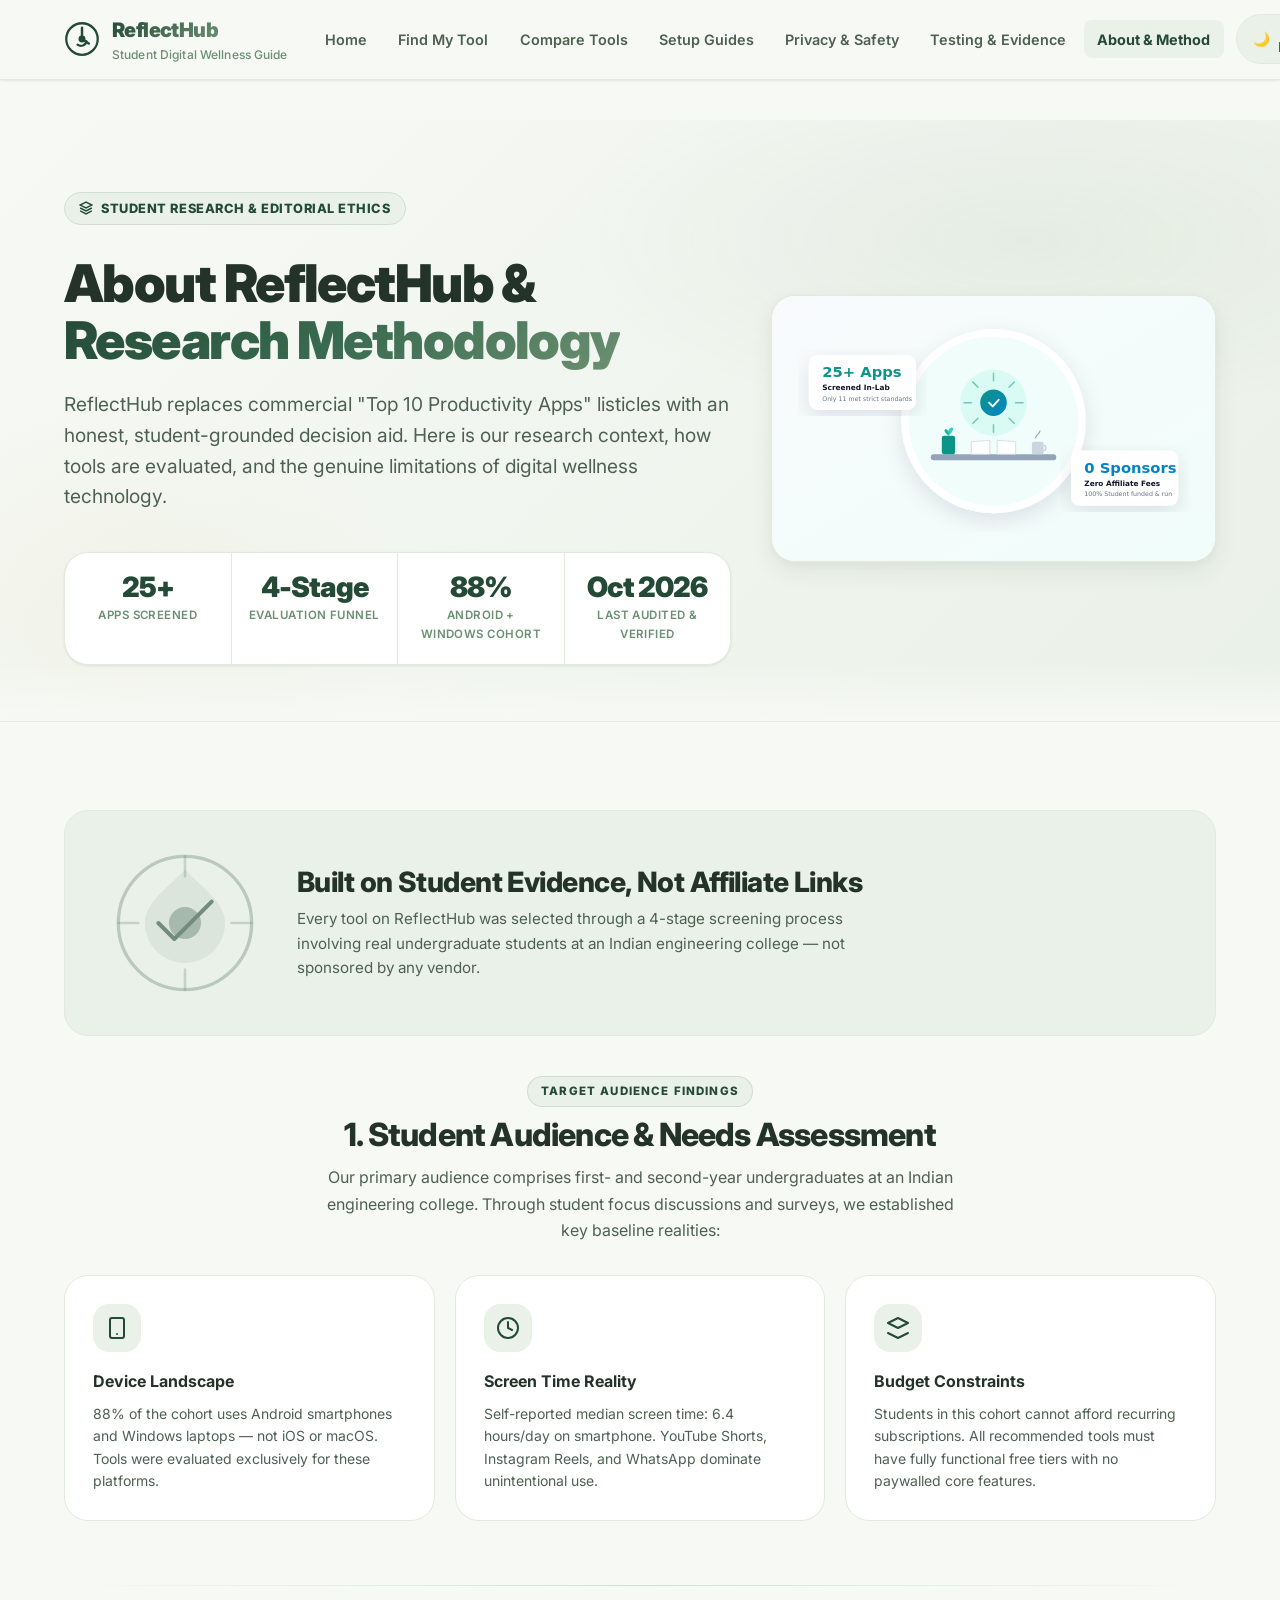
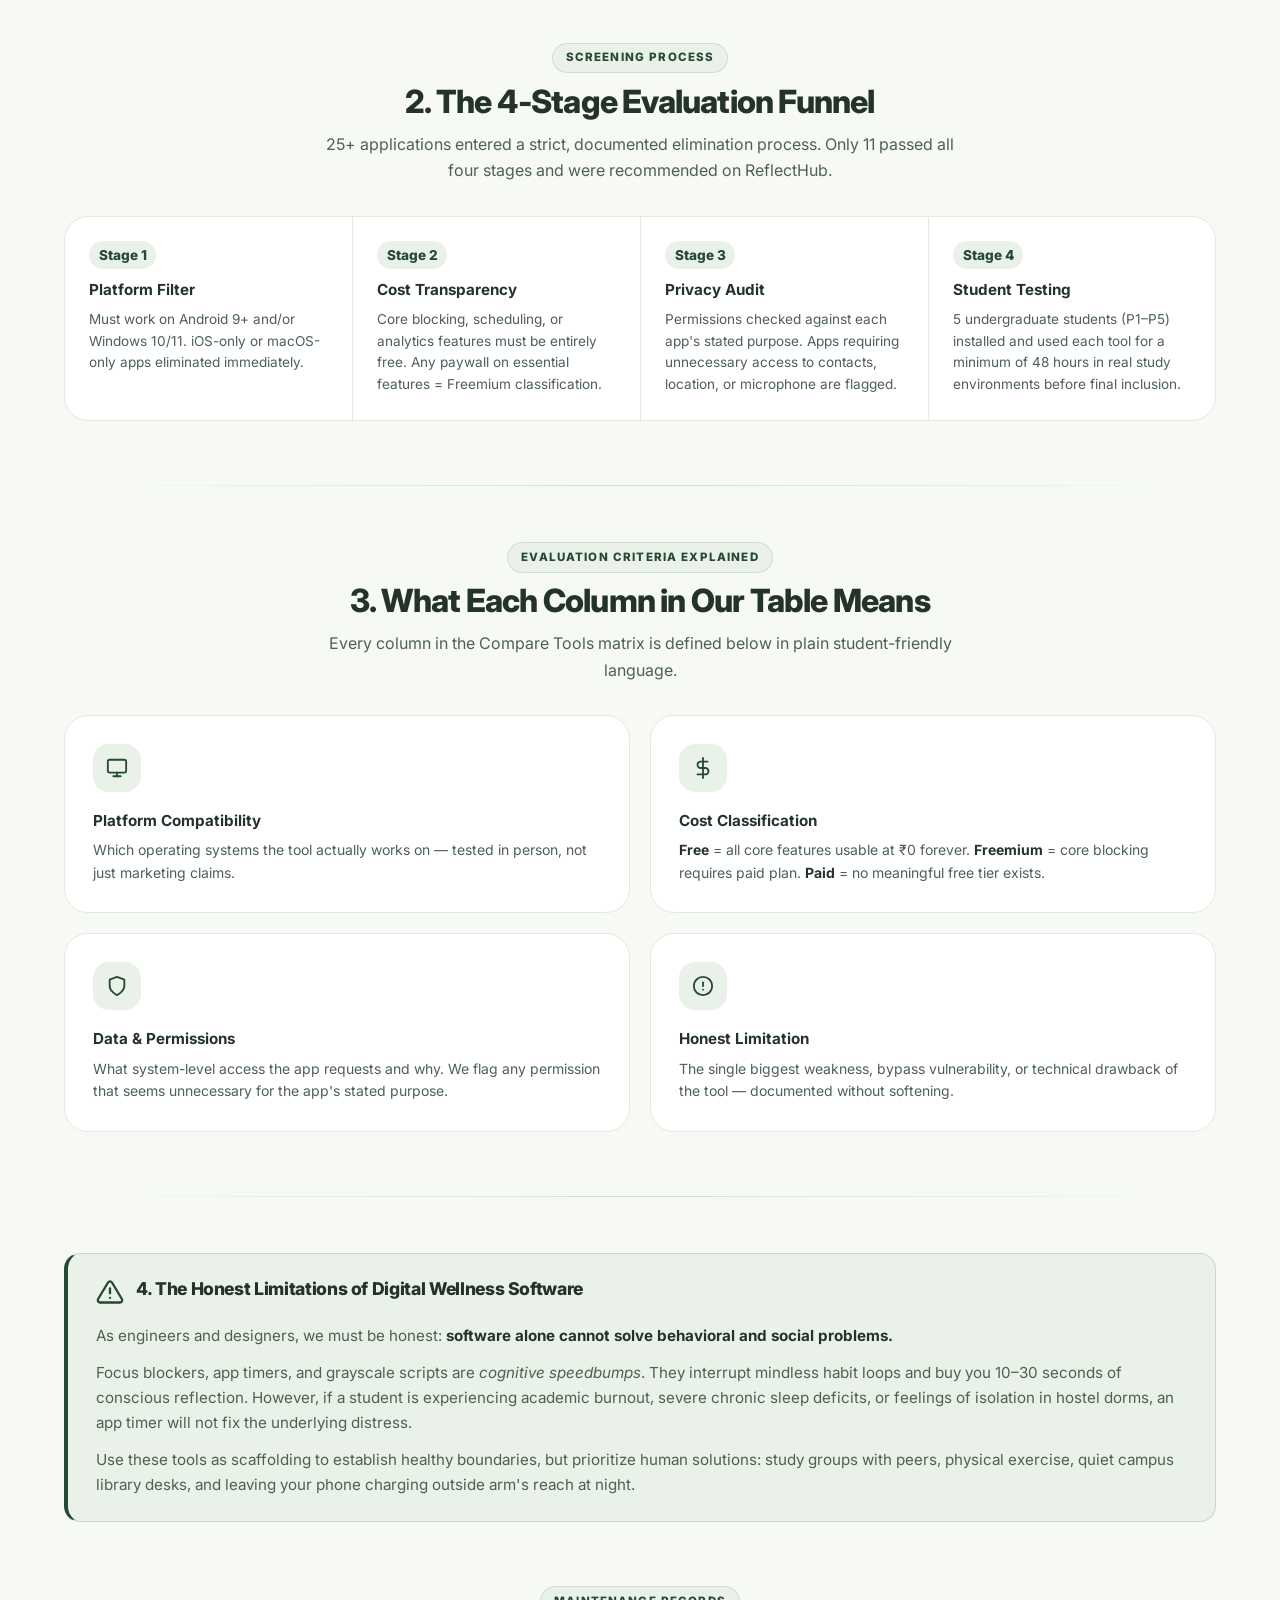
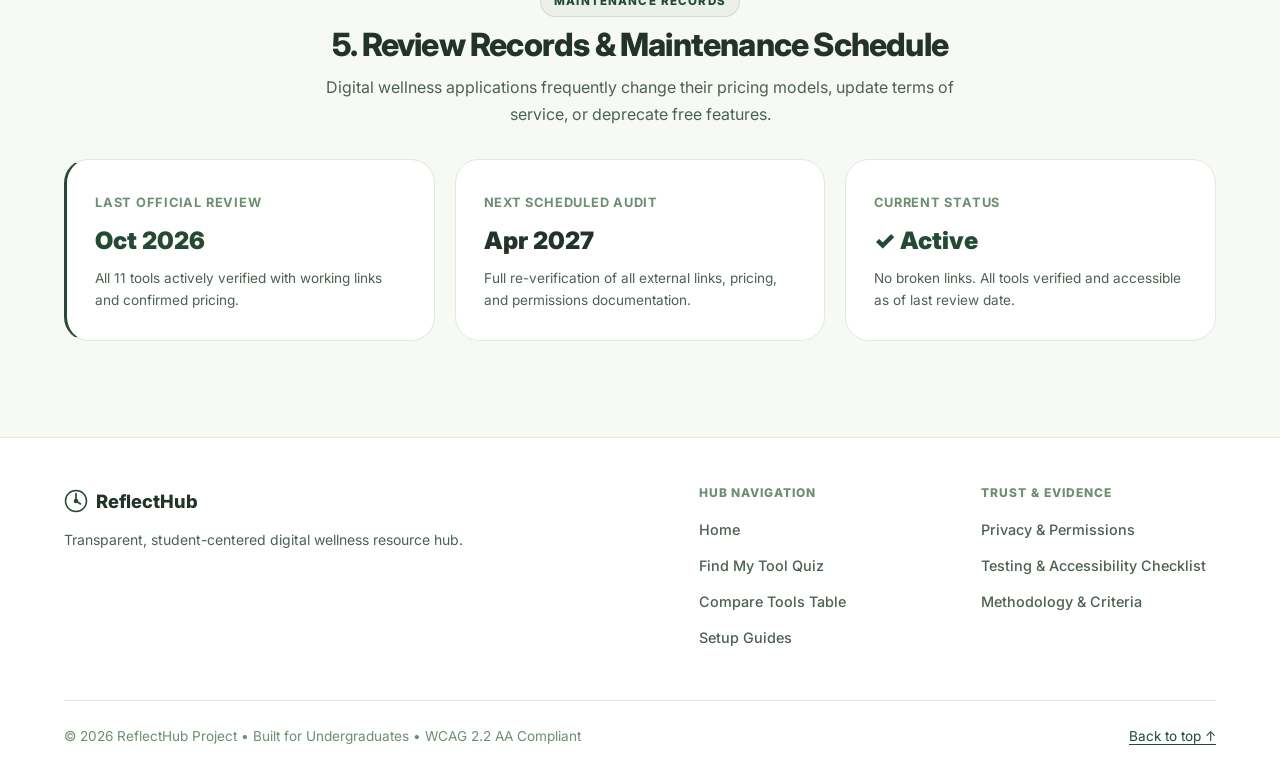
<file: about.html>
<!DOCTYPE html>
<html lang="en">
<head>
  <meta charset="UTF-8">
  <meta name="viewport" content="width=device-width, initial-scale=1.0">
  <meta name="description" content="About ReflectHub: Audience research methodology, selection criteria, evaluation ethics, honest limitations of digital wellness tools, and review records.">
  <title>About &amp; Methodology | ReflectHub</title>
  <link rel="stylesheet" href="css/style.css?v=6">
</head>
<body>
  <!-- Scroll progress bar -->
  <div class="scroll-progress-bar" id="scroll-progress" aria-hidden="true"></div>

  <!-- Accessible Skip to Content Link -->
  <a href="#main-content" class="skip-link">Skip to main content</a>

  <!-- Shared Header -->
  <header class="site-header" role="banner">
    <div class="container header-inner">
      <a href="index.html" class="brand-link" aria-label="ReflectHub Home">
        <svg class="brand-logo-icon" viewBox="0 0 32 32" fill="none" stroke="currentColor" stroke-width="2.2" stroke-linecap="round" stroke-linejoin="round" aria-hidden="true">
          <circle cx="16" cy="16" r="14" stroke="currentColor" stroke-width="2"/>
          <path d="M16 6v10l6 4" stroke="currentColor" stroke-width="2.2"/>
          <path d="M12 21a5 5 0 0 0 8-3" stroke="currentColor" stroke-width="2"/>
          <circle cx="16" cy="16" r="2" fill="currentColor"/>
        </svg>
        <div>
          <span class="brand-name">ReflectHub</span>
          <span class="brand-tagline">Student Digital Wellness Guide</span>
        </div>
      </a>
      <div class="nav-and-tools">
        <button type="button" class="mobile-nav-toggle" aria-expanded="false" aria-controls="primary-nav">
          <span aria-hidden="true">&#9776;</span>
          <span>Menu</span>
        </button>
        <nav id="primary-nav" class="site-nav" role="navigation" aria-label="Primary Navigation">
          <ul>
            <li><a href="index.html" class="nav-link">Home</a></li>
            <li><a href="find-my-tool.html" class="nav-link">Find My Tool</a></li>
            <li><a href="compare.html" class="nav-link">Compare Tools</a></li>
            <li><a href="guides/index.html" class="nav-link">Setup Guides</a></li>
            <li><a href="privacy-safety.html" class="nav-link">Privacy &amp; Safety</a></li>
            <li><a href="testing.html" class="nav-link">Testing &amp; Evidence</a></li>
            <li><a href="about.html" class="nav-link" aria-current="page">About &amp; Method</a></li>
          </ul>
        </nav>
        <button type="button" class="theme-toggle-btn" aria-pressed="false" aria-label="Switch to dark theme">
          <span aria-hidden="true">&#9790;</span>
          <span>Dark Mode</span>
        </button>
      </div>
    </div>
  </header>

  <!-- Main Content -->
  <main id="main-content" role="main">

    <!-- Page Hero Header -->
    <header class="page-hero" aria-labelledby="about-page-title">
      <div class="container">
        <div class="hero-feature-grid">
          <div>
            <span class="hero-eyebrow">
              <svg width="14" height="14" viewBox="0 0 24 24" fill="none" stroke="currentColor" stroke-width="2.5" aria-hidden="true"><path d="M12 2L2 7l10 5 10-5-10-5zM2 17l10 5 10-5M2 12l10 5 10-5"/></svg>
              Student Research &amp; Editorial Ethics
            </span>
            <h1 id="about-page-title" class="page-hero-title">
              About ReflectHub &amp;<br>
              <span class="gradient-text">Research Methodology</span>
            </h1>
            <p class="lead">
              ReflectHub replaces commercial "Top 10 Productivity Apps" listicles with an honest, student-grounded decision aid. Here is our research context, how tools are evaluated, and the genuine limitations of digital wellness technology.
            </p>
            <div class="hero-stats hero-stats-subpage">
              <div>
                <span class="hero-stat-num">25+</span>
                <span class="hero-stat-label">Apps screened</span>
              </div>
              <div>
                <span class="hero-stat-num">4-Stage</span>
                <span class="hero-stat-label">Evaluation funnel</span>
              </div>
              <div>
                <span class="hero-stat-num">88%</span>
                <span class="hero-stat-label">Android + Windows cohort</span>
              </div>
              <div>
                <span class="hero-stat-num">Oct 2026</span>
                <span class="hero-stat-label">Last audited &amp; verified</span>
              </div>
            </div>
          </div>
          <div class="page-feature-img-wrap reveal-scale" aria-hidden="true">
            <img src="images/wellness-about.svg?v=5" alt="Student digital wellness research and non-commercial methodology illustration" class="page-feature-img" width="600" height="360" loading="eager">
          </div>
        </div>
      </div>
    </header>

    <div class="container" style="padding-top: 3rem;">

      <!-- Wellness banner image -->
      <div class="wellness-banner reveal">
        <div class="wellness-banner-art" aria-hidden="true">
          <svg viewBox="0 0 120 120" fill="none" xmlns="http://www.w3.org/2000/svg">
            <circle cx="60" cy="60" r="50" stroke="currentColor" stroke-width="2.5" opacity="0.4"/>
            <path d="M60 20 C75 35, 90 45, 90 60 C90 78 75 90 60 90 C45 90 30 78 30 60 C30 45 45 35 60 20Z" fill="currentColor" opacity="0.12"/>
            <circle cx="60" cy="60" r="12" fill="currentColor" opacity="0.5"/>
            <path d="M60 10 L60 25 M60 95 L60 110 M10 60 L25 60 M95 60 L110 60" stroke="currentColor" stroke-width="2" stroke-linecap="round" opacity="0.3"/>
            <path d="M40 60 L52 72 L80 44" stroke="currentColor" stroke-width="3" stroke-linecap="round" stroke-linejoin="round"/>
          </svg>
        </div>
        <div class="wellness-banner-content">
          <h2>Built on Student Evidence, Not Affiliate Links</h2>
          <p>Every tool on ReflectHub was selected through a 4-stage screening process involving real undergraduate students at an Indian engineering college — not sponsored by any vendor.</p>
        </div>
      </div>

      <!-- Section 1: Audience Research -->
      <section class="content-section" aria-labelledby="audience-research-title">
        <div class="section-header reveal">
          <span class="section-label">Target Audience Findings</span>
          <h2 id="audience-research-title" class="section-title">1. Student Audience &amp; Needs Assessment</h2>
          <p class="section-desc">Our primary audience comprises first- and second-year undergraduates at an Indian engineering college. Through student focus discussions and surveys, we established key baseline realities:</p>
        </div>

        <div class="premium-3col">
          <div class="premium-card reveal">
            <div class="premium-card-icon">
              <svg width="24" height="24" viewBox="0 0 24 24" fill="none" stroke="currentColor" stroke-width="2" stroke-linecap="round" stroke-linejoin="round" aria-hidden="true"><rect x="5" y="2" width="14" height="20" rx="2" ry="2"/><line x1="12" y1="18" x2="12.01" y2="18"/></svg>
            </div>
            <strong style="font-size:1rem; color:var(--text-primary);">Device Landscape</strong>
            <p style="margin:0.5rem 0 0; font-size:0.875rem; color:var(--text-secondary); line-height:1.6;">88% of the cohort uses Android smartphones and Windows laptops — not iOS or macOS. Tools were evaluated exclusively for these platforms.</p>
          </div>
          <div class="premium-card reveal">
            <div class="premium-card-icon">
              <svg width="24" height="24" viewBox="0 0 24 24" fill="none" stroke="currentColor" stroke-width="2" stroke-linecap="round" stroke-linejoin="round" aria-hidden="true"><circle cx="12" cy="12" r="10"/><polyline points="12 6 12 12 16 14"/></svg>
            </div>
            <strong style="font-size:1rem; color:var(--text-primary);">Screen Time Reality</strong>
            <p style="margin:0.5rem 0 0; font-size:0.875rem; color:var(--text-secondary); line-height:1.6;">Self-reported median screen time: 6.4 hours/day on smartphone. YouTube Shorts, Instagram Reels, and WhatsApp dominate unintentional use.</p>
          </div>
          <div class="premium-card reveal">
            <div class="premium-card-icon">
              <svg width="24" height="24" viewBox="0 0 24 24" fill="none" stroke="currentColor" stroke-width="2" stroke-linecap="round" stroke-linejoin="round" aria-hidden="true"><path d="M12 2L2 7l10 5 10-5-10-5zM2 17l10 5 10-5"/></svg>
            </div>
            <strong style="font-size:1rem; color:var(--text-primary);">Budget Constraints</strong>
            <p style="margin:0.5rem 0 0; font-size:0.875rem; color:var(--text-secondary); line-height:1.6;">Students in this cohort cannot afford recurring subscriptions. All recommended tools must have fully functional free tiers with no paywalled core features.</p>
          </div>
        </div>
      </section>

      <div class="section-divider"></div>

      <!-- Section 2: Evaluation Funnel -->
      <section class="content-section" aria-labelledby="evaluation-title">
        <div class="section-header reveal">
          <span class="section-label">Screening Process</span>
          <h2 id="evaluation-title" class="section-title">2. The 4-Stage Evaluation Funnel</h2>
          <p class="section-desc">25+ applications entered a strict, documented elimination process. Only 11 passed all four stages and were recommended on ReflectHub.</p>
        </div>

        <div class="funnel-grid reveal">
          <div class="funnel-stage">
            <div class="funnel-stage-num">Stage 1</div>
            <strong style="display:block; margin-bottom:0.4rem; font-size:0.95rem; color:var(--text-primary);">Platform Filter</strong>
            <p style="font-size:0.85rem; color:var(--text-secondary); line-height:1.6; margin:0;">Must work on Android 9+ and/or Windows 10/11. iOS-only or macOS-only apps eliminated immediately.</p>
          </div>
          <div class="funnel-stage">
            <div class="funnel-stage-num">Stage 2</div>
            <strong style="display:block; margin-bottom:0.4rem; font-size:0.95rem; color:var(--text-primary);">Cost Transparency</strong>
            <p style="font-size:0.85rem; color:var(--text-secondary); line-height:1.6; margin:0;">Core blocking, scheduling, or analytics features must be entirely free. Any paywall on essential features = Freemium classification.</p>
          </div>
          <div class="funnel-stage">
            <div class="funnel-stage-num">Stage 3</div>
            <strong style="display:block; margin-bottom:0.4rem; font-size:0.95rem; color:var(--text-primary);">Privacy Audit</strong>
            <p style="font-size:0.85rem; color:var(--text-secondary); line-height:1.6; margin:0;">Permissions checked against each app's stated purpose. Apps requiring unnecessary access to contacts, location, or microphone are flagged.</p>
          </div>
          <div class="funnel-stage">
            <div class="funnel-stage-num">Stage 4</div>
            <strong style="display:block; margin-bottom:0.4rem; font-size:0.95rem; color:var(--text-primary);">Student Testing</strong>
            <p style="font-size:0.85rem; color:var(--text-secondary); line-height:1.6; margin:0;">5 undergraduate students (P1–P5) installed and used each tool for a minimum of 48 hours in real study environments before final inclusion.</p>
          </div>
        </div>
      </section>

      <div class="section-divider"></div>

      <!-- Section 3: Review Criteria Glossary -->
      <section class="content-section" aria-labelledby="criteria-title">
        <div class="section-header reveal">
          <span class="section-label">Evaluation Criteria Explained</span>
          <h2 id="criteria-title" class="section-title">3. What Each Column in Our Table Means</h2>
          <p class="section-desc">Every column in the Compare Tools matrix is defined below in plain student-friendly language.</p>
        </div>

        <div class="premium-2col reveal">
          <div class="premium-card">
            <div class="premium-card-icon">
              <svg width="22" height="22" viewBox="0 0 24 24" fill="none" stroke="currentColor" stroke-width="2" stroke-linecap="round" stroke-linejoin="round" aria-hidden="true"><rect x="2" y="3" width="20" height="14" rx="2" ry="2"/><line x1="8" y1="21" x2="16" y2="21"/><line x1="12" y1="17" x2="12" y2="21"/></svg>
            </div>
            <strong style="font-size:0.95rem; color:var(--text-primary); display:block; margin-bottom:0.4rem;">Platform Compatibility</strong>
            <p style="font-size:0.875rem; color:var(--text-secondary); line-height:1.6; margin:0;">Which operating systems the tool actually works on — tested in person, not just marketing claims.</p>
          </div>
          <div class="premium-card">
            <div class="premium-card-icon">
              <svg width="22" height="22" viewBox="0 0 24 24" fill="none" stroke="currentColor" stroke-width="2" stroke-linecap="round" stroke-linejoin="round" aria-hidden="true"><line x1="12" y1="1" x2="12" y2="23"/><path d="M17 5H9.5a3.5 3.5 0 0 0 0 7h5a3.5 3.5 0 0 1 0 7H6"/></svg>
            </div>
            <strong style="font-size:0.95rem; color:var(--text-primary); display:block; margin-bottom:0.4rem;">Cost Classification</strong>
            <p style="font-size:0.875rem; color:var(--text-secondary); line-height:1.6; margin:0;"><strong>Free</strong> = all core features usable at ₹0 forever. <strong>Freemium</strong> = core blocking requires paid plan. <strong>Paid</strong> = no meaningful free tier exists.</p>
          </div>
          <div class="premium-card">
            <div class="premium-card-icon">
              <svg width="22" height="22" viewBox="0 0 24 24" fill="none" stroke="currentColor" stroke-width="2" stroke-linecap="round" stroke-linejoin="round" aria-hidden="true"><path d="M12 22s8-4 8-10V5l-8-3-8 3v7c0 6 8 10 8 10z"/></svg>
            </div>
            <strong style="font-size:0.95rem; color:var(--text-primary); display:block; margin-bottom:0.4rem;">Data &amp; Permissions</strong>
            <p style="font-size:0.875rem; color:var(--text-secondary); line-height:1.6; margin:0;">What system-level access the app requests and why. We flag any permission that seems unnecessary for the app's stated purpose.</p>
          </div>
          <div class="premium-card">
            <div class="premium-card-icon">
              <svg width="22" height="22" viewBox="0 0 24 24" fill="none" stroke="currentColor" stroke-width="2" stroke-linecap="round" stroke-linejoin="round" aria-hidden="true"><circle cx="12" cy="12" r="10"/><line x1="12" y1="8" x2="12" y2="12"/><line x1="12" y1="16" x2="12.01" y2="16"/></svg>
            </div>
            <strong style="font-size:0.95rem; color:var(--text-primary); display:block; margin-bottom:0.4rem;">Honest Limitation</strong>
            <p style="font-size:0.875rem; color:var(--text-secondary); line-height:1.6; margin:0;">The single biggest weakness, bypass vulnerability, or technical drawback of the tool — documented without softening.</p>
          </div>
        </div>
      </section>

      <div class="section-divider"></div>

      <!-- Section 4: Honest Limitations -->
      <section class="content-section" aria-labelledby="software-limits-title">
        <div class="callout-premium reveal">
          <div style="display:flex; align-items:center; gap:0.75rem; margin-bottom:1rem;">
            <svg width="28" height="28" viewBox="0 0 24 24" fill="none" stroke="var(--accent)" stroke-width="2" stroke-linecap="round" stroke-linejoin="round" aria-hidden="true"><path d="M10.29 3.86L1.82 18a2 2 0 0 0 1.71 3h16.94a2 2 0 0 0 1.71-3L13.71 3.86a2 2 0 0 0-3.42 0z"/><line x1="12" y1="9" x2="12" y2="13"/><line x1="12" y1="17" x2="12.01" y2="17"/></svg>
            <h2 id="software-limits-title" class="callout-premium-title">4. The Honest Limitations of Digital Wellness Software</h2>
          </div>
          <p>As engineers and designers, we must be honest: <strong>software alone cannot solve behavioral and social problems.</strong></p>
          <p style="margin-top:0.75rem;">Focus blockers, app timers, and grayscale scripts are <em>cognitive speedbumps</em>. They interrupt mindless habit loops and buy you 10–30 seconds of conscious reflection. However, if a student is experiencing academic burnout, severe chronic sleep deficits, or feelings of isolation in hostel dorms, an app timer will not fix the underlying distress.</p>
          <p style="margin-top:0.75rem; margin-bottom:0;">Use these tools as scaffolding to establish healthy boundaries, but prioritize human solutions: study groups with peers, physical exercise, quiet campus library desks, and leaving your phone charging outside arm's reach at night.</p>
        </div>
      </section>

      <!-- Section 5: Review Schedule -->
      <section class="content-section" aria-labelledby="review-meta-title">
        <div class="section-header reveal">
          <span class="section-label">Maintenance Records</span>
          <h2 id="review-meta-title" class="section-title">5. Review Records &amp; Maintenance Schedule</h2>
          <p class="section-desc">Digital wellness applications frequently change their pricing models, update terms of service, or deprecate free features.</p>
        </div>

        <div class="premium-3col reveal">
          <div class="premium-card" style="border-left:3px solid var(--accent);">
            <strong style="font-size:0.8rem; text-transform:uppercase; letter-spacing:0.06em; color:var(--text-tertiary);">Last Official Review</strong>
            <div style="font-size:1.5rem; font-weight:900; color:var(--accent); margin:0.4rem 0;">Oct 2026</div>
            <p style="margin:0; font-size:0.85rem; color:var(--text-secondary);">All 11 tools actively verified with working links and confirmed pricing.</p>
          </div>
          <div class="premium-card">
            <strong style="font-size:0.8rem; text-transform:uppercase; letter-spacing:0.06em; color:var(--text-tertiary);">Next Scheduled Audit</strong>
            <div style="font-size:1.5rem; font-weight:900; color:var(--text-primary); margin:0.4rem 0;">Apr 2027</div>
            <p style="margin:0; font-size:0.85rem; color:var(--text-secondary);">Full re-verification of all external links, pricing, and permissions documentation.</p>
          </div>
          <div class="premium-card">
            <strong style="font-size:0.8rem; text-transform:uppercase; letter-spacing:0.06em; color:var(--text-tertiary);">Current Status</strong>
            <div style="font-size:1.5rem; font-weight:900; color:var(--free-text); margin:0.4rem 0;">&#10003; Active</div>
            <p style="margin:0; font-size:0.85rem; color:var(--text-secondary);">No broken links. All tools verified and accessible as of last review date.</p>
          </div>
        </div>
      </section>

    </div>
  </main>

  <!-- Shared Footer -->
  <footer class="site-footer" role="contentinfo">
    <div class="container">
      <div class="footer-grid">
        <div>
          <div style="display:flex; align-items:center; gap:0.5rem; margin-bottom:0.75rem;">
            <svg style="width:24px; height:24px; color:var(--accent);" viewBox="0 0 32 32" fill="none" stroke="currentColor" stroke-width="2.2" stroke-linecap="round" stroke-linejoin="round" aria-hidden="true">
              <circle cx="16" cy="16" r="14" stroke="currentColor" stroke-width="2"/>
              <path d="M16 6v10l6 4" stroke="currentColor" stroke-width="2.2"/>
              <circle cx="16" cy="16" r="2" fill="currentColor"/>
            </svg>
            <span style="font-weight:800; font-size:1.15rem; color:var(--text-primary);">ReflectHub</span>
          </div>
          <p style="font-size:0.875rem; margin-bottom:1rem;">Transparent, student-centered digital wellness resource hub.</p>
        </div>
        <div>
          <h2 class="footer-heading">Hub Navigation</h2>
          <ul class="footer-links">
            <li><a href="index.html">Home</a></li>
            <li><a href="find-my-tool.html">Find My Tool Quiz</a></li>
            <li><a href="compare.html">Compare Tools Table</a></li>
            <li><a href="guides/index.html">Setup Guides</a></li>
          </ul>
        </div>
        <div>
          <h2 class="footer-heading">Trust &amp; Evidence</h2>
          <ul class="footer-links">
            <li><a href="privacy-safety.html">Privacy &amp; Permissions</a></li>
            <li><a href="testing.html">Testing &amp; Accessibility Checklist</a></li>
            <li><a href="about.html">Methodology &amp; Criteria</a></li>
          </ul>
        </div>
      </div>
      <div class="footer-bottom">
        <div>&copy; 2026 ReflectHub Project &bull; Built for Undergraduates &bull; WCAG 2.2 AA Compliant</div>
        <div><a href="#main-content">Back to top &uarr;</a></div>
      </div>
    </div>
  </footer>

  <!-- Back to top button -->
  <button class="back-to-top" id="back-to-top" aria-label="Scroll back to top">
    <svg viewBox="0 0 24 24" fill="none" stroke="currentColor" stroke-width="2.5" stroke-linecap="round" aria-hidden="true"><polyline points="18 15 12 9 6 15"/></svg>
  </button>

  <script src="js/main.js?v=6"></script>
</body>
</html>
</file>
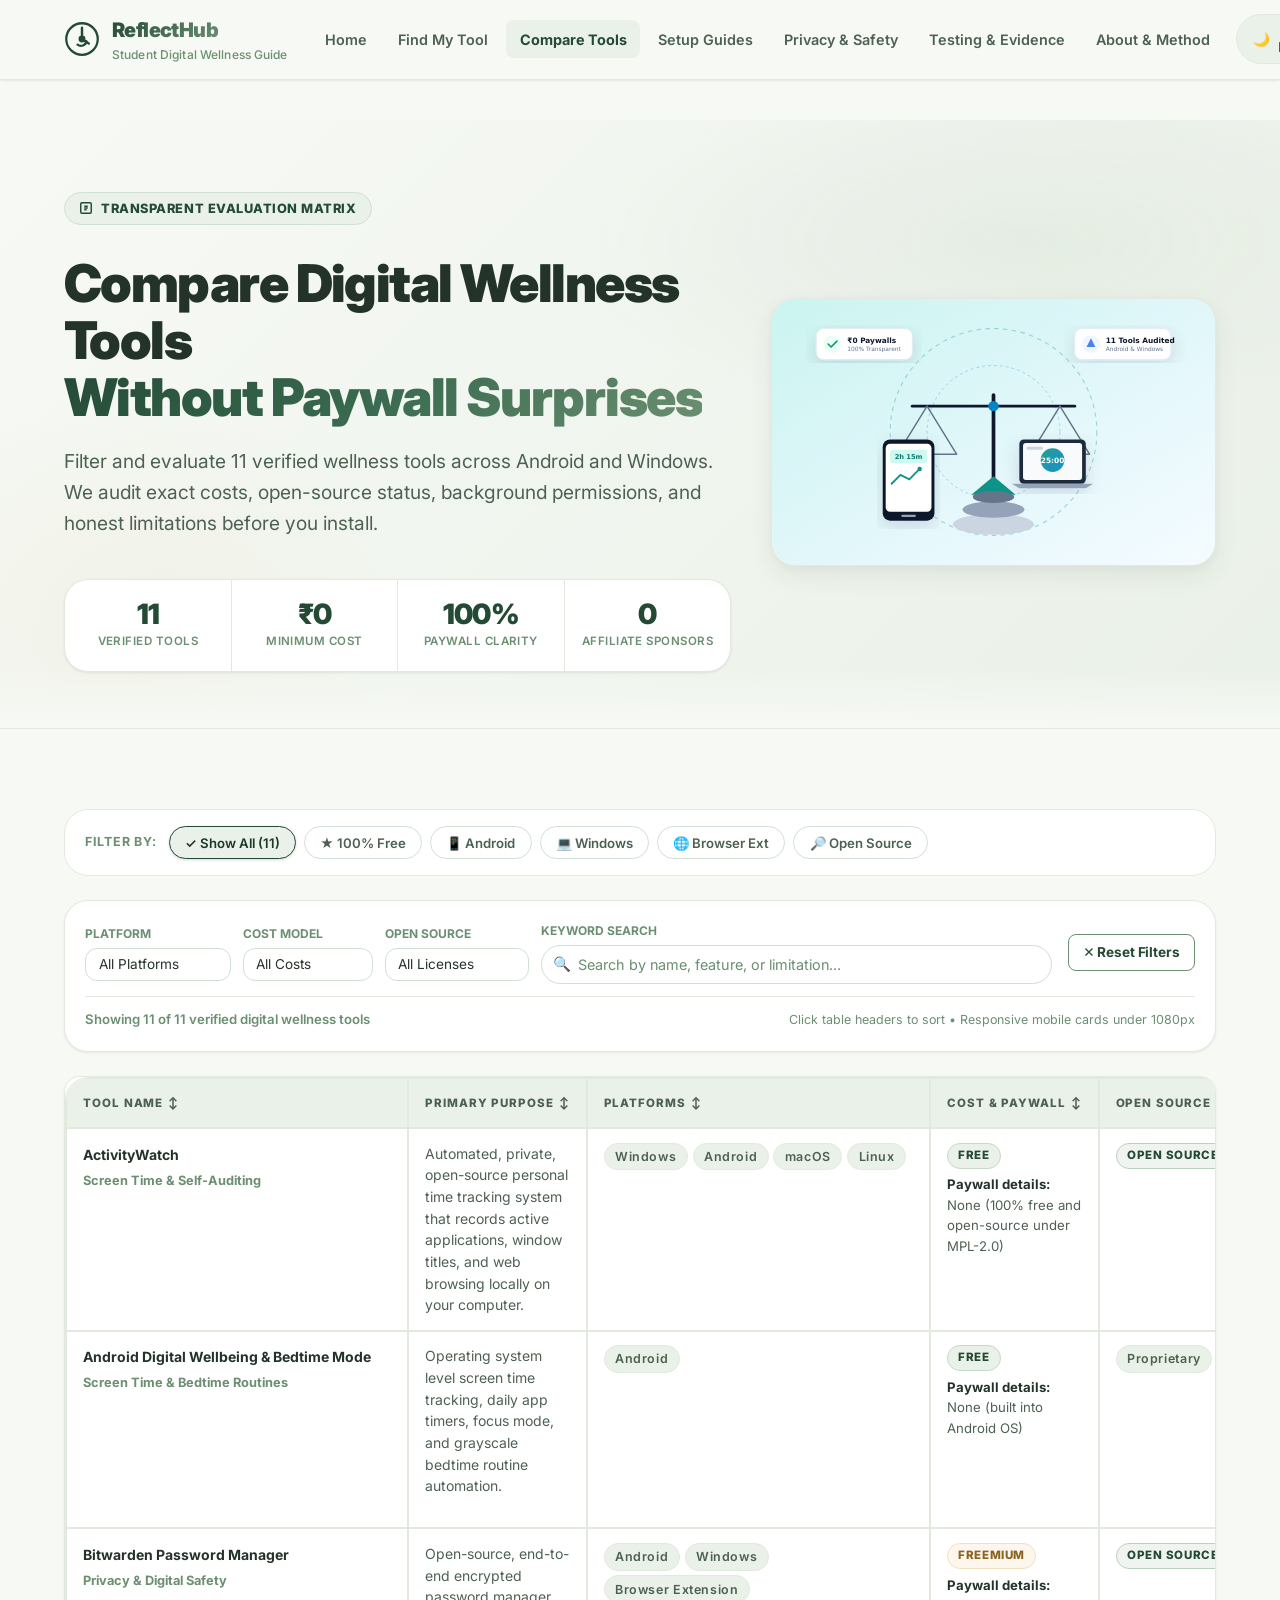
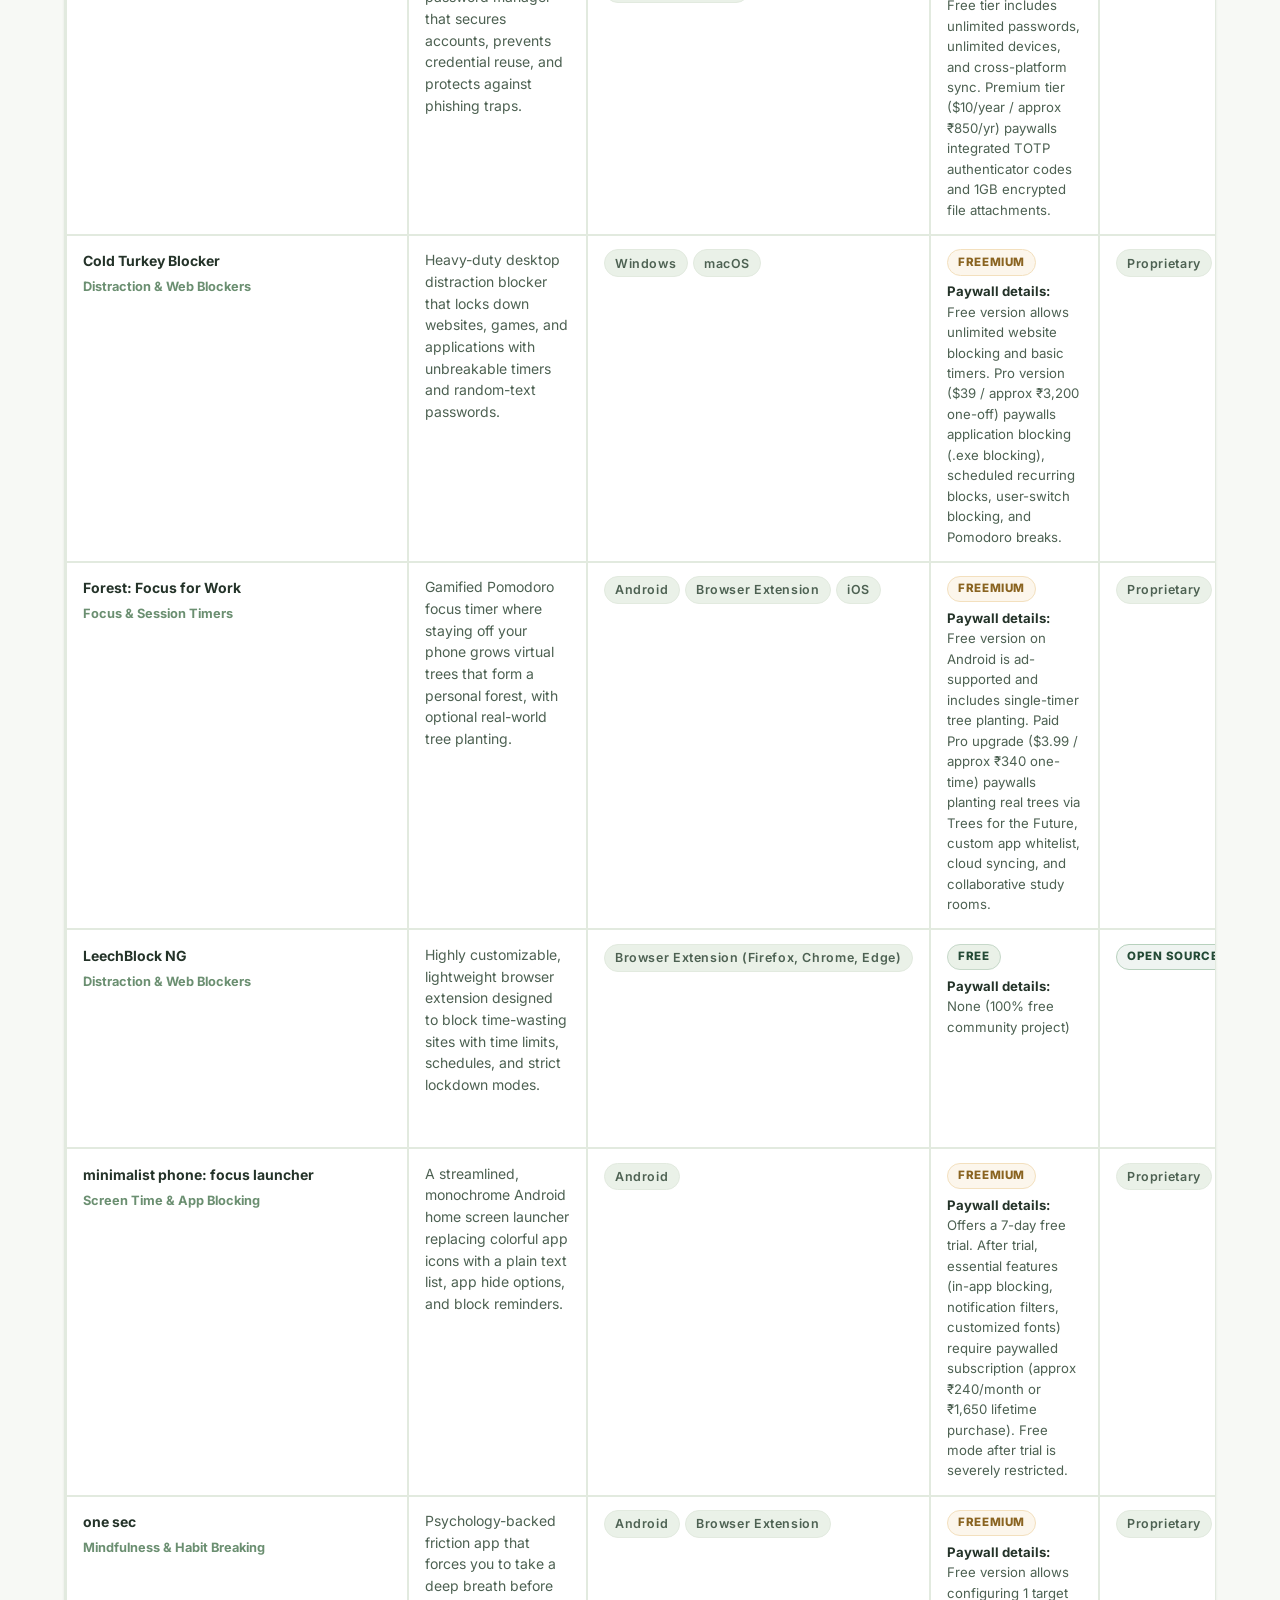
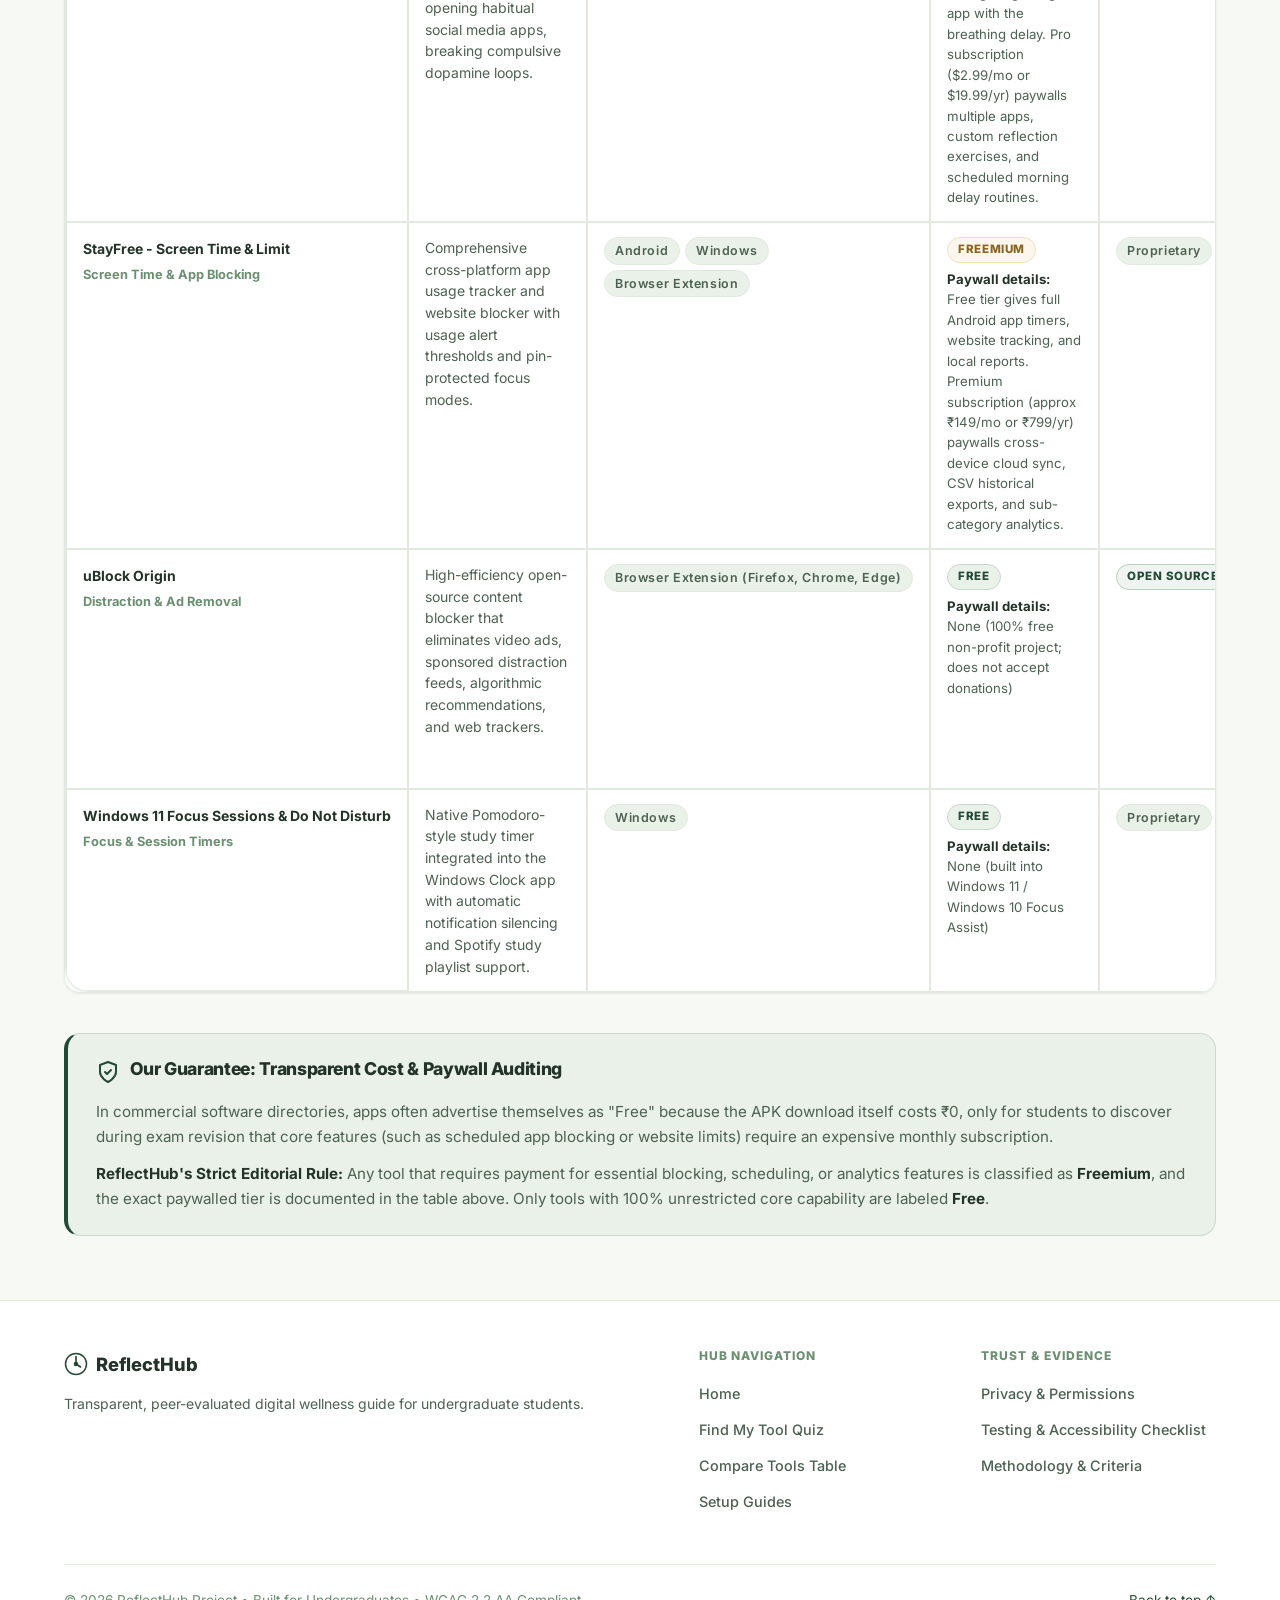
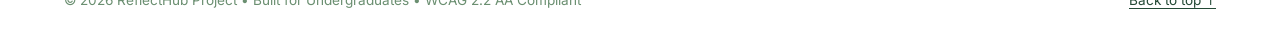
<file: compare.html>
<!DOCTYPE html>
<html lang="en">
<head>
  <meta charset="UTF-8">
  <meta name="viewport" content="width=device-width, initial-scale=1.0">
  <meta name="description" content="Compare 11 verified digital wellness tools for Android and Windows. Filter by platform, cost, and open-source license with honest paywall and limitation details.">
  <title>Compare Tools Matrix | ReflectHub</title>
  <link rel="stylesheet" href="css/style.css?v=6">
</head>
<body>
  <!-- Scroll progress bar -->
  <div class="scroll-progress-bar" id="scroll-progress" aria-hidden="true"></div>

  <!-- Accessible Skip to Content Link -->
  <a href="#main-content" class="skip-link">Skip to main content</a>

  <!-- Shared Header -->
  <header class="site-header" role="banner">
    <div class="container header-inner">
      <a href="index.html" class="brand-link" aria-label="ReflectHub Home">
        <svg class="brand-logo-icon" viewBox="0 0 32 32" fill="none" stroke="currentColor" stroke-width="2.2" stroke-linecap="round" stroke-linejoin="round" aria-hidden="true">
          <circle cx="16" cy="16" r="14" stroke="currentColor" stroke-width="2"/>
          <path d="M16 6v10l6 4" stroke="currentColor" stroke-width="2.2"/>
          <path d="M12 21a5 5 0 0 0 8-3" stroke="currentColor" stroke-width="2"/>
          <circle cx="16" cy="16" r="2" fill="currentColor"/>
        </svg>
        <div>
          <span class="brand-name">ReflectHub</span>
          <span class="brand-tagline">Student Digital Wellness Guide</span>
        </div>
      </a>
      <div class="nav-and-tools">
        <button type="button" class="mobile-nav-toggle" aria-expanded="false" aria-controls="primary-nav">
          <span aria-hidden="true">&#9776;</span>
          <span>Menu</span>
        </button>
        <nav id="primary-nav" class="site-nav" role="navigation" aria-label="Primary Navigation">
          <ul>
            <li><a href="index.html" class="nav-link">Home</a></li>
            <li><a href="find-my-tool.html" class="nav-link">Find My Tool</a></li>
            <li><a href="compare.html" class="nav-link" aria-current="page">Compare Tools</a></li>
            <li><a href="guides/index.html" class="nav-link">Setup Guides</a></li>
            <li><a href="privacy-safety.html" class="nav-link">Privacy &amp; Safety</a></li>
            <li><a href="testing.html" class="nav-link">Testing &amp; Evidence</a></li>
            <li><a href="about.html" class="nav-link">About &amp; Method</a></li>
          </ul>
        </nav>
        <button type="button" class="theme-toggle-btn" aria-pressed="false" aria-label="Switch to dark theme">
          <span aria-hidden="true">&#9790;</span>
          <span>Dark Mode</span>
        </button>
      </div>
    </div>
  </header>

  <!-- Main Content -->
  <main id="main-content" role="main">

    <!-- Page Hero Header with Digital Wellness Image Grid -->
    <header class="page-hero" aria-labelledby="compare-page-title">
      <div class="container">
        <div class="hero-feature-grid">
          <div>
            <span class="hero-eyebrow">
              <svg width="14" height="14" viewBox="0 0 24 24" fill="none" stroke="currentColor" stroke-width="2.5" aria-hidden="true"><rect x="3" y="3" width="18" height="18" rx="2"/><path d="M9 9h6M9 12h6M9 15h4"/></svg>
              Transparent Evaluation Matrix
            </span>
            <h1 id="compare-page-title" class="page-hero-title">
              Compare Digital Wellness Tools<br>
              <span class="gradient-text">Without Paywall Surprises</span>
            </h1>
            <p class="lead">
              Filter and evaluate 11 verified wellness tools across Android and Windows. We audit exact costs, open-source status, background permissions, and honest limitations before you install.
            </p>
            <div class="hero-stats hero-stats-subpage">
              <div>
                <span class="hero-stat-num">11</span>
                <span class="hero-stat-label">Verified tools</span>
              </div>
              <div>
                <span class="hero-stat-num">&#8377;0</span>
                <span class="hero-stat-label">Minimum cost</span>
              </div>
              <div>
                <span class="hero-stat-num">100%</span>
                <span class="hero-stat-label">Paywall clarity</span>
              </div>
              <div>
                <span class="hero-stat-num">0</span>
                <span class="hero-stat-label">Affiliate sponsors</span>
              </div>
            </div>
          </div>
          <div class="page-feature-img-wrap reveal-scale" aria-hidden="true">
            <img src="images/wellness-compare.svg?v=5" alt="Digital wellness tools comparison illustration depicting balanced screen time and focused study sprints" class="page-feature-img" width="600" height="360" loading="eager">
          </div>
        </div>
      </div>
    </header>

    <div class="container" style="padding-top: 2.5rem;">

      <!-- Noscript Fallback -->
      <noscript>
        <div class="callout callout-warning">
          <h2 class="callout-title" style="font-size:1.1rem;">JavaScript is required for interactive filtering &amp; live sorting</h2>
          <p>You are viewing this site without JavaScript. While dynamic filtering is disabled, you can inspect the raw verified dataset in <a href="data/tools.json">data/tools.json</a> or follow our comprehensive <a href="guides/index.html">Setup Guides</a>.</p>
        </div>
      </noscript>

      <!-- Quick Preset Filter Pills -->
      <div class="quick-presets-bar reveal" role="toolbar" aria-label="Quick filter presets">
        <span style="font-size:0.78rem; font-weight:700; color:var(--text-tertiary); text-transform:uppercase; letter-spacing:0.06em; margin-right:0.25rem; flex-shrink:0;">Filter by:</span>
        <button type="button" class="quick-preset-pill active" data-preset="all">&#10003; Show All (11)</button>
        <button type="button" class="quick-preset-pill" data-preset="free">&#9733; 100% Free</button>
        <button type="button" class="quick-preset-pill" data-preset="android">&#128241; Android</button>
        <button type="button" class="quick-preset-pill" data-preset="windows">&#128187; Windows</button>
        <button type="button" class="quick-preset-pill" data-preset="browser">&#127760; Browser Ext</button>
        <button type="button" class="quick-preset-pill" data-preset="oss">&#128270; Open Source</button>
      </div>

      <!-- Advanced Filter & Search Toolbar -->
      <div class="card reveal" style="margin-bottom:1.5rem; padding:1.25rem; background:var(--bg-surface); border:1px solid var(--border-weak); border-radius:var(--r-xl);">
        <div style="display:flex; justify-content:space-between; align-items:center; flex-wrap:wrap; gap:1rem;">
          <div style="display:flex; align-items:center; gap:0.75rem; flex-wrap:wrap; flex:1;">
            <div>
              <label for="filter-platform" style="font-size:0.75rem; font-weight:700; color:var(--text-tertiary); text-transform:uppercase; display:block; margin-bottom:0.25rem;">Platform</label>
              <select id="filter-platform" class="search-input" style="padding:0.45rem 0.8rem; border-radius:var(--r-md); font-size:0.85rem; min-width:140px;">
                <option value="all">All Platforms</option>
                <option value="Android">Android</option>
                <option value="Windows">Windows</option>
                <option value="Browser Extension">Browser Extension</option>
              </select>
            </div>
            <div>
              <label for="filter-cost" style="font-size:0.75rem; font-weight:700; color:var(--text-tertiary); text-transform:uppercase; display:block; margin-bottom:0.25rem;">Cost Model</label>
              <select id="filter-cost" class="search-input" style="padding:0.45rem 0.8rem; border-radius:var(--r-md); font-size:0.85rem; min-width:130px;">
                <option value="all">All Costs</option>
                <option value="Free">100% Free</option>
                <option value="Freemium">Freemium</option>
                <option value="Paid">Paid</option>
              </select>
            </div>
            <div>
              <label for="filter-opensource" style="font-size:0.75rem; font-weight:700; color:var(--text-tertiary); text-transform:uppercase; display:block; margin-bottom:0.25rem;">Open Source</label>
              <select id="filter-opensource" class="search-input" style="padding:0.45rem 0.8rem; border-radius:var(--r-md); font-size:0.85rem; min-width:130px;">
                <option value="all">All Licenses</option>
                <option value="true">Open Source Only</option>
                <option value="false">Proprietary Only</option>
              </select>
            </div>
            <div style="flex:1; min-width:200px;">
              <label for="filter-search" style="font-size:0.75rem; font-weight:700; color:var(--text-tertiary); text-transform:uppercase; display:block; margin-bottom:0.25rem;">Keyword Search</label>
              <div class="search-input-wrap">
                <span class="search-icon" aria-hidden="true">&#128269;</span>
                <input type="search" id="filter-search" class="search-input" placeholder="Search by name, feature, or limitation..." aria-label="Search verified tools">
              </div>
            </div>
          </div>
          <div style="display:flex; align-items:flex-end; gap:0.75rem;">
            <button type="button" id="btn-reset-filters" class="btn btn-secondary btn-sm" style="padding:0.5rem 0.9rem;">
              &#10005; Reset Filters
            </button>
          </div>
        </div>
        <div style="margin-top:0.75rem; padding-top:0.75rem; border-top:1px solid var(--border-weak); display:flex; justify-content:space-between; align-items:center;">
          <span id="filter-count" style="font-size:0.825rem; font-weight:600; color:var(--text-tertiary);">Loading tools...</span>
          <span style="font-size:0.78rem; color:var(--text-tertiary);">Click table headers to sort &bull; Responsive mobile cards under 1080px</span>
        </div>
      </div>

      <!-- Desktop Comparison Matrix Table -->
      <div class="table-wrapper reveal" role="region" aria-label="Tool comparison table" tabindex="0">
        <table class="evidence-table compare-table" id="tools-table" aria-label="Digital wellness tools comparison matrix">
          <thead>
            <tr>
              <th scope="col">
                <button type="button" class="sort-btn" data-sort="name">
                  Tool Name
                  <span aria-hidden="true">&#8597;</span>
                </button>
              </th>
              <th scope="col">
                <button type="button" class="sort-btn" data-sort="purpose">
                  Primary Purpose
                  <span aria-hidden="true">&#8597;</span>
                </button>
              </th>
              <th scope="col">
                <button type="button" class="sort-btn" data-sort="platforms">
                  Platforms
                  <span aria-hidden="true">&#8597;</span>
                </button>
              </th>
              <th scope="col">
                <button type="button" class="sort-btn" data-sort="cost">
                  Cost &amp; Paywall
                  <span aria-hidden="true">&#8597;</span>
                </button>
              </th>
              <th scope="col">
                <button type="button" class="sort-btn" data-sort="open_source">
                  Open Source
                  <span aria-hidden="true">&#8597;</span>
                </button>
              </th>
              <th scope="col">Permissions Required</th>
              <th scope="col">Accessibility Support</th>
              <th scope="col">Honest Limitation</th>
              <th scope="col">Best Suited For</th>
              <th scope="col">Official Resource</th>
            </tr>
          </thead>
          <tbody id="tools-table-body">
            <tr>
              <td colspan="10" style="text-align:center; padding:3rem; color:var(--text-tertiary);">
                <svg width="32" height="32" viewBox="0 0 24 24" fill="none" stroke="currentColor" stroke-width="1.5" style="margin:0 auto 0.75rem; display:block; opacity:0.4;" aria-hidden="true"><circle cx="12" cy="12" r="10"/><path d="M12 6v6l4 2"/></svg>
                Loading tool comparison dataset...
              </td>
            </tr>
          </tbody>
        </table>
      </div>

      <!-- Mobile Card Alternative View -->
      <section class="mobile-cards-grid" id="tools-mobile-cards" aria-label="Tools card list for mobile devices">
        <!-- Populated via JavaScript from data/tools.json -->
      </section>

      <!-- Note on Evaluation Integrity -->
      <div class="callout-premium reveal" style="margin-top:2.5rem;">
        <div style="display:flex; align-items:center; gap:0.6rem; margin-bottom:0.75rem;">
          <svg style="width:24px; height:24px; color:var(--accent); flex-shrink:0;" viewBox="0 0 24 24" fill="none" stroke="currentColor" stroke-width="2" stroke-linecap="round" stroke-linejoin="round" aria-hidden="true">
            <path d="M12 22s8-4 8-10V5l-8-3-8 3v7c0 6 8 10 8 10z"/>
            <path d="m9 12 2 2 4-4"/>
          </svg>
          <h2 class="callout-premium-title">Our Guarantee: Transparent Cost &amp; Paywall Auditing</h2>
        </div>
        <p>In commercial software directories, apps often advertise themselves as "Free" because the APK download itself costs &#8377;0, only for students to discover during exam revision that core features (such as scheduled app blocking or website limits) require an expensive monthly subscription.</p>
        <p style="margin-top:0.75rem; margin-bottom:0;"><strong style="color:var(--text-primary);">ReflectHub's Strict Editorial Rule:</strong> Any tool that requires payment for essential blocking, scheduling, or analytics features is classified as <strong>Freemium</strong>, and the exact paywalled tier is documented in the table above. Only tools with 100% unrestricted core capability are labeled <strong>Free</strong>.</p>
      </div>

    </div>
  </main>

  <!-- Shared Footer -->
  <footer class="site-footer" role="contentinfo">
    <div class="container">
      <div class="footer-grid">
        <div>
          <div style="display:flex; align-items:center; gap:0.5rem; margin-bottom:0.75rem;">
            <svg style="width:24px; height:24px; color:var(--accent);" viewBox="0 0 32 32" fill="none" stroke="currentColor" stroke-width="2.2" stroke-linecap="round" stroke-linejoin="round" aria-hidden="true">
              <circle cx="16" cy="16" r="14" stroke="currentColor" stroke-width="2"/>
              <path d="M16 6v10l6 4" stroke="currentColor" stroke-width="2.2"/>
              <circle cx="16" cy="16" r="2" fill="currentColor"/>
            </svg>
            <span style="font-weight:800; font-size:1.15rem; color:var(--text-primary);">ReflectHub</span>
          </div>
          <p style="font-size:0.875rem; margin-bottom:1rem;">Transparent, peer-evaluated digital wellness guide for undergraduate students.</p>
        </div>
        <div>
          <h2 class="footer-heading">Hub Navigation</h2>
          <ul class="footer-links">
            <li><a href="index.html">Home</a></li>
            <li><a href="find-my-tool.html">Find My Tool Quiz</a></li>
            <li><a href="compare.html">Compare Tools Table</a></li>
            <li><a href="guides/index.html">Setup Guides</a></li>
          </ul>
        </div>
        <div>
          <h2 class="footer-heading">Trust &amp; Evidence</h2>
          <ul class="footer-links">
            <li><a href="privacy-safety.html">Privacy &amp; Permissions</a></li>
            <li><a href="testing.html">Testing &amp; Accessibility Checklist</a></li>
            <li><a href="about.html">Methodology &amp; Criteria</a></li>
          </ul>
        </div>
      </div>
      <div class="footer-bottom">
        <div>&copy; 2026 ReflectHub Project &bull; Built for Undergraduates &bull; WCAG 2.2 AA Compliant</div>
        <div><a href="#main-content">Back to top &uarr;</a></div>
      </div>
    </div>
  </footer>

  <!-- Back to top button -->
  <button class="back-to-top" id="back-to-top" aria-label="Scroll back to top">
    <svg viewBox="0 0 24 24" fill="none" stroke="currentColor" stroke-width="2.5" stroke-linecap="round" aria-hidden="true"><polyline points="18 15 12 9 6 15"/></svg>
  </button>

  <script src="js/main.js?v=6"></script>
</body>
</html>
</file>
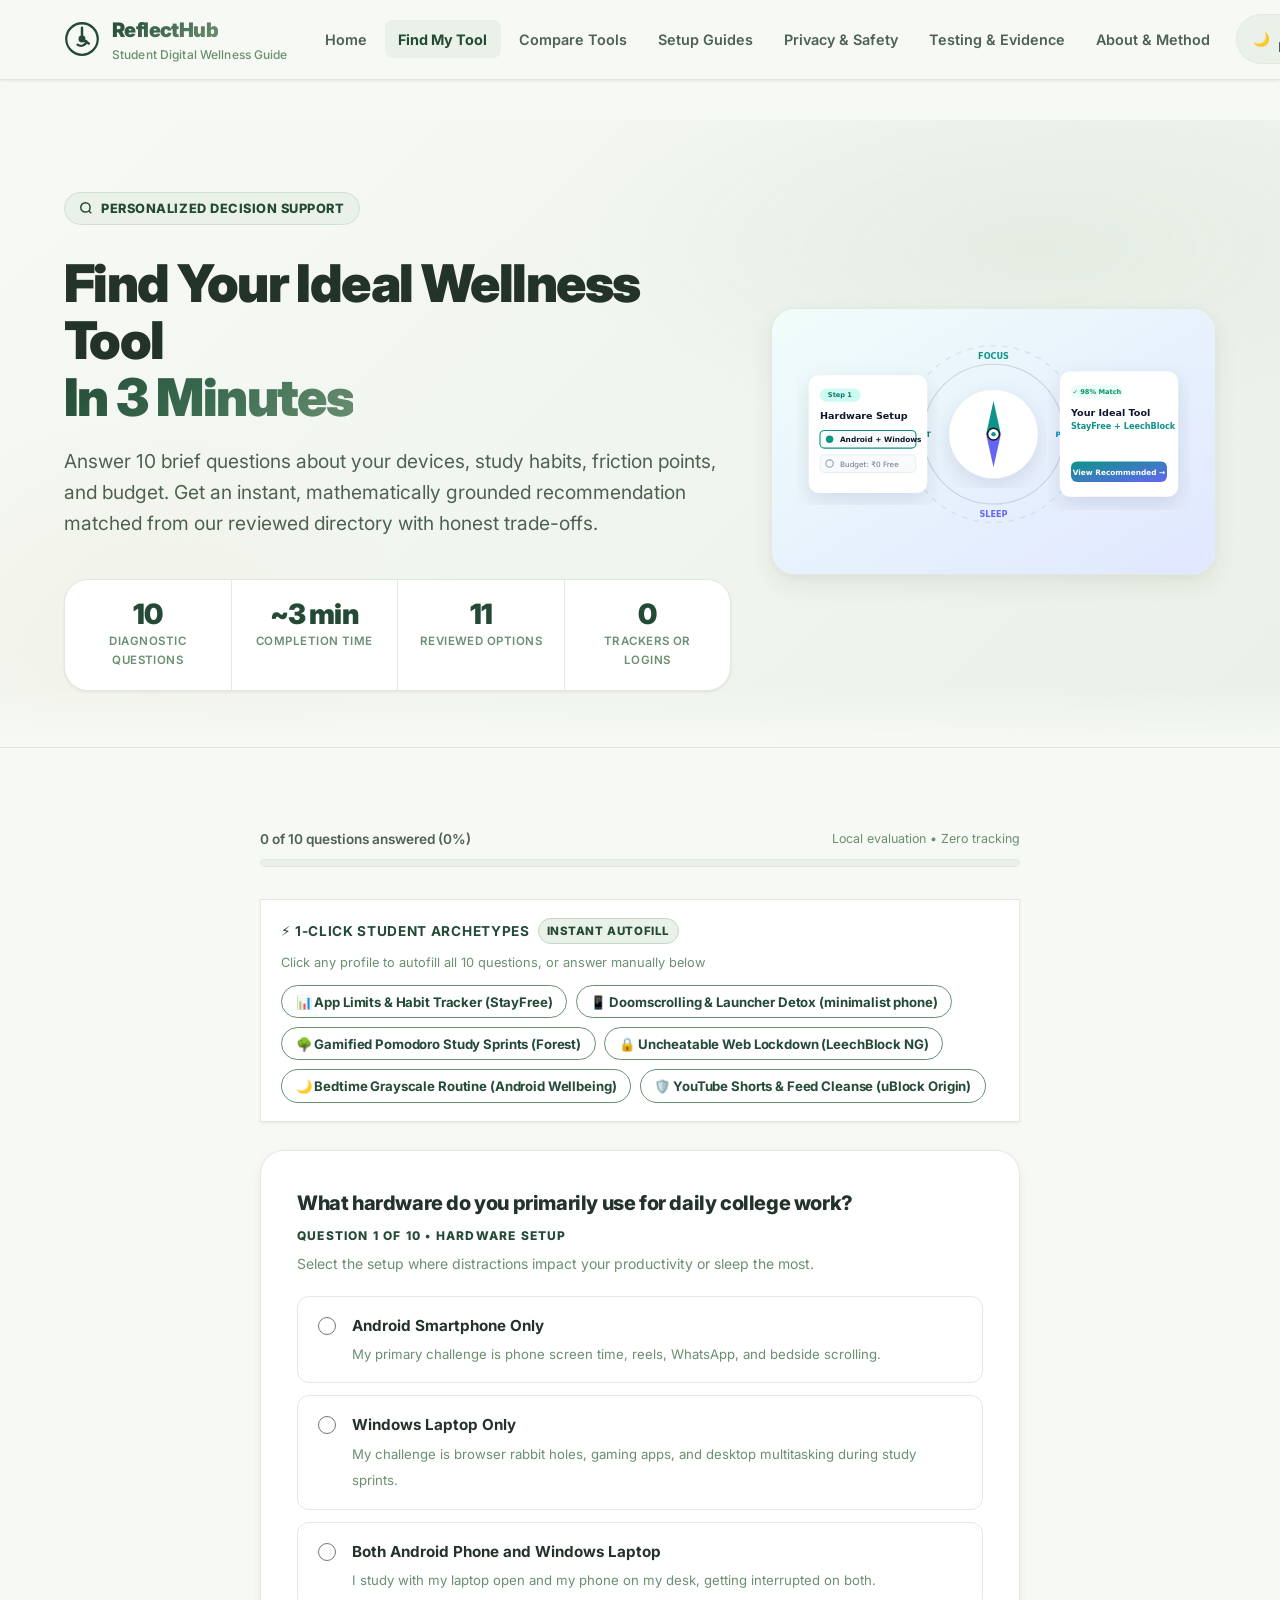
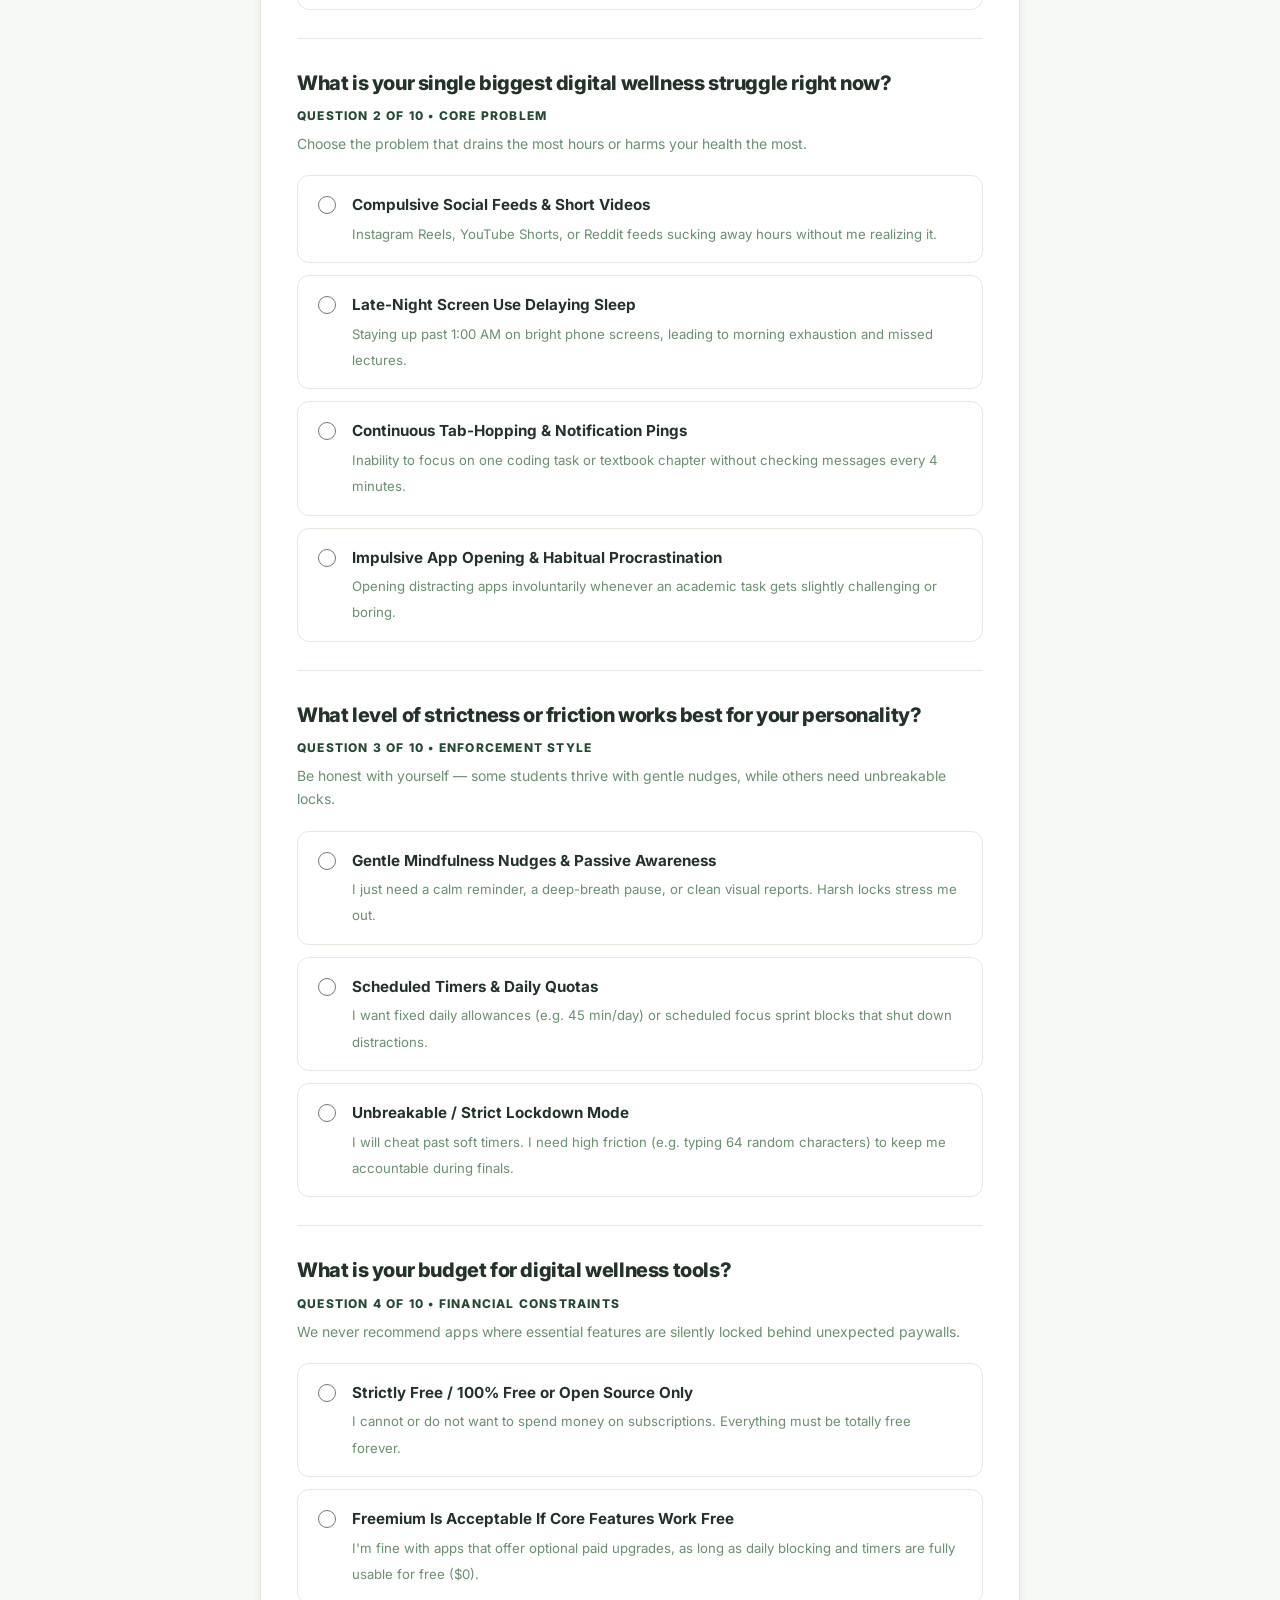
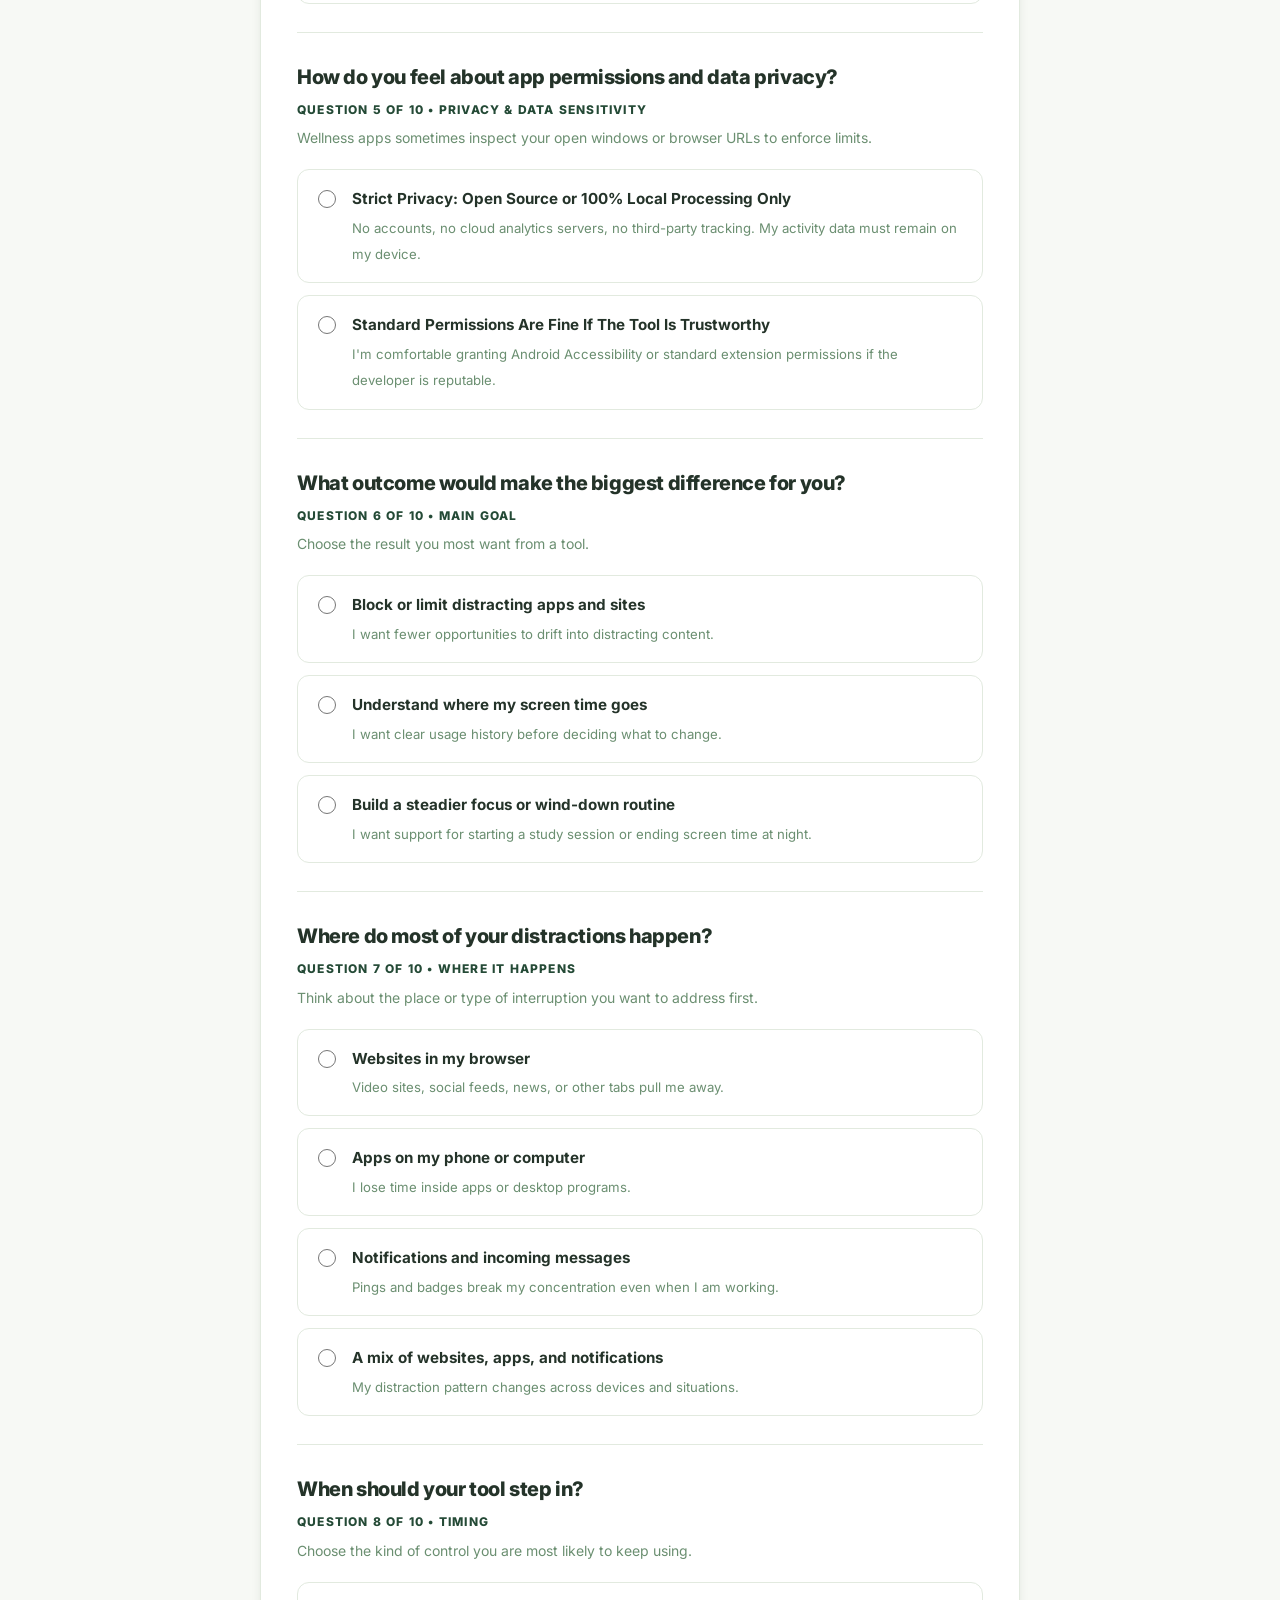
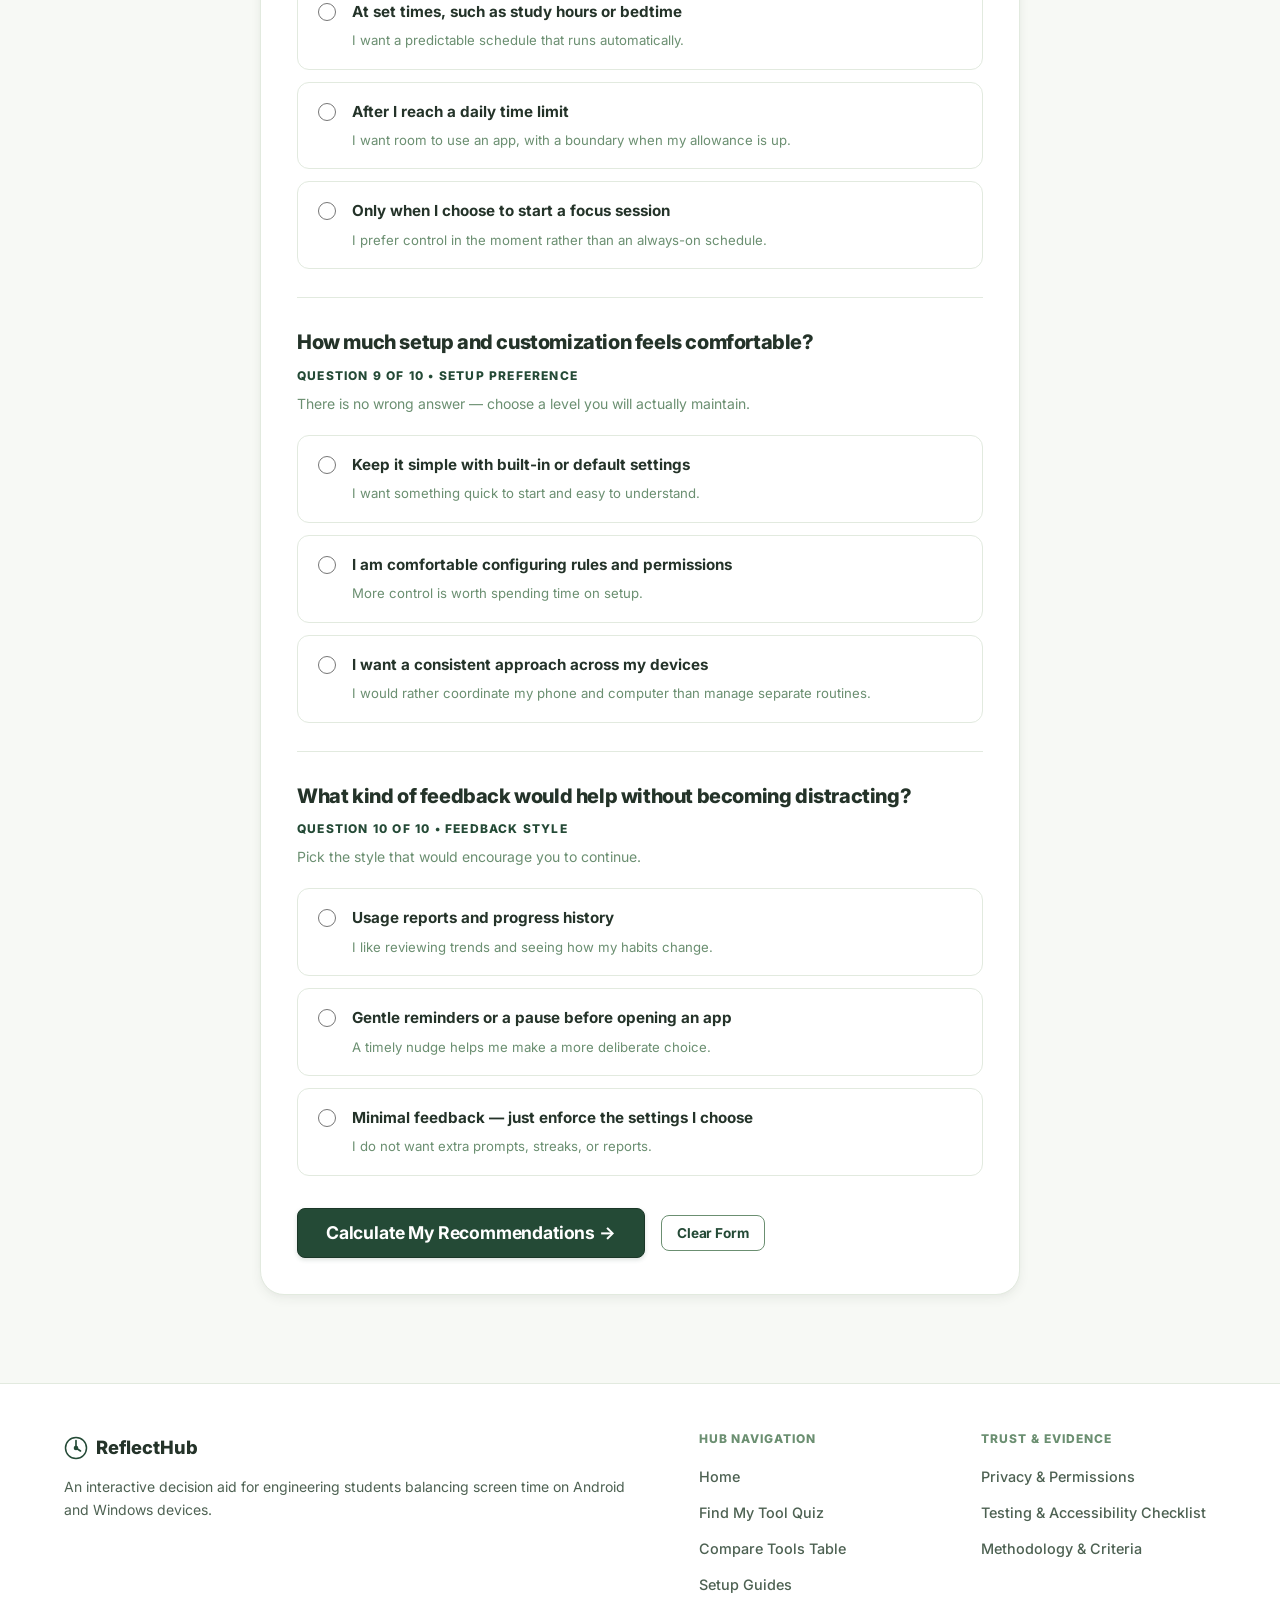
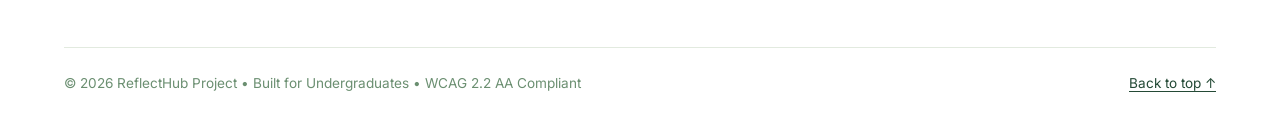
<file: find-my-tool.html>
<!DOCTYPE html>
<html lang="en">
<head>
  <meta charset="UTF-8">
  <meta name="viewport" content="width=device-width, initial-scale=1.0">
  <meta name="description" content="Answer 10 practical questions to get personalized digital wellness tool recommendations for your devices, habits, budget, and privacy needs.">
  <title>Find My Tool Quiz | ReflectHub</title>
  <link rel="stylesheet" href="css/style.css?v=6">
</head>
<body>
  <!-- Scroll progress bar -->
  <div class="scroll-progress-bar" id="scroll-progress" aria-hidden="true"></div>

  <!-- Accessible Skip to Content Link -->
  <a href="#main-content" class="skip-link">Skip to main content</a>

  <!-- Shared Header -->
  <header class="site-header" role="banner">
    <div class="container header-inner">
      <a href="index.html" class="brand-link" aria-label="ReflectHub Home">
        <svg class="brand-logo-icon" viewBox="0 0 32 32" fill="none" stroke="currentColor" stroke-width="2.2" stroke-linecap="round" stroke-linejoin="round" aria-hidden="true">
          <circle cx="16" cy="16" r="14" stroke="currentColor" stroke-width="2"/>
          <path d="M16 6v10l6 4" stroke="currentColor" stroke-width="2.2"/>
          <path d="M12 21a5 5 0 0 0 8-3" stroke="currentColor" stroke-width="2"/>
          <circle cx="16" cy="16" r="2" fill="currentColor"/>
        </svg>
        <div>
          <span class="brand-name">ReflectHub</span>
          <span class="brand-tagline">Student Digital Wellness Guide</span>
        </div>
      </a>
      <div class="nav-and-tools">
        <button type="button" class="mobile-nav-toggle" aria-expanded="false" aria-controls="primary-nav">
          <span aria-hidden="true">&#9776;</span>
          <span>Menu</span>
        </button>
        <nav id="primary-nav" class="site-nav" role="navigation" aria-label="Primary Navigation">
          <ul>
            <li><a href="index.html" class="nav-link">Home</a></li>
            <li><a href="find-my-tool.html" class="nav-link" aria-current="page">Find My Tool</a></li>
            <li><a href="compare.html" class="nav-link">Compare Tools</a></li>
            <li><a href="guides/index.html" class="nav-link">Setup Guides</a></li>
            <li><a href="privacy-safety.html" class="nav-link">Privacy &amp; Safety</a></li>
            <li><a href="testing.html" class="nav-link">Testing &amp; Evidence</a></li>
            <li><a href="about.html" class="nav-link">About &amp; Method</a></li>
          </ul>
        </nav>
        <button type="button" class="theme-toggle-btn" aria-pressed="false" aria-label="Switch to dark theme">
          <span aria-hidden="true">&#9790;</span>
          <span>Dark Mode</span>
        </button>
      </div>
    </div>
  </header>

  <!-- Main Content -->
  <main id="main-content" role="main">

    <!-- Page Hero Header with Feature Image Grid -->
    <header class="page-hero" aria-labelledby="quiz-page-title">
      <div class="container">
        <div class="hero-feature-grid">
          <div>
            <span class="hero-eyebrow">
              <svg width="14" height="14" viewBox="0 0 24 24" fill="none" stroke="currentColor" stroke-width="2.5" aria-hidden="true"><circle cx="11" cy="11" r="8"/><line x1="21" y1="21" x2="16.65" y2="16.65"/></svg>
              Personalized Decision Support
            </span>
            <h1 id="quiz-page-title" class="page-hero-title">
              Find Your Ideal Wellness Tool<br>
              <span class="gradient-text">In 3 Minutes</span>
            </h1>
            <p class="lead">
              Answer 10 brief questions about your devices, study habits, friction points, and budget. Get an instant, mathematically grounded recommendation matched from our reviewed directory with honest trade-offs.
            </p>
            <div class="hero-stats hero-stats-subpage">
              <div>
                <span class="hero-stat-num">10</span>
                <span class="hero-stat-label">Diagnostic questions</span>
              </div>
              <div>
                <span class="hero-stat-num">~3 min</span>
                <span class="hero-stat-label">Completion time</span>
              </div>
              <div>
                <span class="hero-stat-num">11</span>
                <span class="hero-stat-label">Reviewed options</span>
              </div>
              <div>
                <span class="hero-stat-num">0</span>
                <span class="hero-stat-label">Trackers or logins</span>
              </div>
            </div>
          </div>
          <div class="page-feature-img-wrap reveal-scale" aria-hidden="true">
            <img src="images/wellness-quiz.svg?v=5" alt="Personalized digital wellness recommendation compass illustration" class="page-feature-img" width="600" height="360" loading="eager">
          </div>
        </div>
      </div>
    </header>

    <div class="container" style="padding-top: 2.5rem;">

      <!-- Noscript Fallback -->
      <noscript>
        <div class="callout callout-warning" style="max-width: 760px; margin: 0 auto 2rem auto;">
          <h2 class="callout-title" style="font-size: 1.1rem;">JavaScript is currently disabled</h2>
          <p>
            The interactive recommendation quiz requires JavaScript to compute real-time scores. You can explore all verified tools with full filters, pricing, and limitation breakdowns on our static <a href="compare.html">Comparison Table Page</a> or browse our <a href="guides/index.html">Step-by-Step Setup Guides</a>.
          </p>
        </div>
      </noscript>

      <div class="quiz-container">

        <!-- Live Quiz Progress Bar -->
        <div class="quiz-progress-bar-container" style="margin-bottom: 2rem;" aria-label="Quiz progress">
          <div style="display: flex; justify-content: space-between; align-items: center; margin-bottom: 0.5rem; font-size: 0.85rem;">
            <span id="quiz-progress-text" style="color: var(--text-secondary); font-weight: 600;">
              0 of 10 questions answered (0%)
            </span>
            <span style="color: var(--text-tertiary); font-size: 0.78rem;">
              Local evaluation &bull; Zero tracking
            </span>
          </div>
          <div class="quiz-progress-track" style="height: 8px; background: var(--bg-elevated); border: 1px solid var(--border-weak); border-radius: var(--r-pill); overflow: hidden;">
            <div id="quiz-progress-fill" style="width: 0%; height: 100%; background: linear-gradient(90deg, var(--accent), #0284c7); border-radius: var(--r-pill); transition: width var(--dur-base) var(--ease);"></div>
          </div>
        </div>

        <!-- 1-Click Student Archetype Presets -->
        <div class="card" style="margin-bottom: 1.75rem; background: var(--bg-surface); border: 1px solid var(--border-weak); padding: 1.15rem 1.25rem; border-radius: var(--r-card);" aria-label="Student Archetype Presets">
          <div style="display: flex; justify-content: space-between; align-items: center; margin-bottom: 0.75rem; flex-wrap: wrap; gap: 0.5rem;">
            <div style="display: flex; align-items: center; gap: 0.5rem;">
              <span style="font-size: 0.85rem; font-weight: 700; color: var(--accent); text-transform: uppercase; letter-spacing: 0.05em;">
                ⚡ 1-Click Student Archetypes
              </span>
              <span class="badge badge-free" style="font-size: 0.72rem; padding: 0.15rem 0.5rem;">Instant Autofill</span>
            </div>
            <span style="font-size: 0.8rem; color: var(--text-tertiary);">
              Click any profile to autofill all 10 questions, or answer manually below
            </span>
          </div>
          <div style="display: flex; flex-wrap: wrap; gap: 0.55rem;" class="archetype-presets-bar">
            <button type="button" class="btn btn-secondary btn-sm archetype-preset-btn" data-archetype="stayfree" style="font-size: 0.825rem; padding: 0.4rem 0.85rem; border-radius: var(--r-pill);">
              📊 App Limits & Habit Tracker (StayFree)
            </button>
            <button type="button" class="btn btn-secondary btn-sm archetype-preset-btn" data-archetype="minimalist" style="font-size: 0.825rem; padding: 0.4rem 0.85rem; border-radius: var(--r-pill);">
              📱 Doomscrolling & Launcher Detox (minimalist phone)
            </button>
            <button type="button" class="btn btn-secondary btn-sm archetype-preset-btn" data-archetype="forest" style="font-size: 0.825rem; padding: 0.4rem 0.85rem; border-radius: var(--r-pill);">
              🌳 Gamified Pomodoro Study Sprints (Forest)
            </button>
            <button type="button" class="btn btn-secondary btn-sm archetype-preset-btn" data-archetype="leechblock" style="font-size: 0.825rem; padding: 0.4rem 0.85rem; border-radius: var(--r-pill);">
              🔒 Uncheatable Web Lockdown (LeechBlock NG)
            </button>
            <button type="button" class="btn btn-secondary btn-sm archetype-preset-btn" data-archetype="bedtime" style="font-size: 0.825rem; padding: 0.4rem 0.85rem; border-radius: var(--r-pill);">
              🌙 Bedtime Grayscale Routine (Android Wellbeing)
            </button>
            <button type="button" class="btn btn-secondary btn-sm archetype-preset-btn" data-archetype="ublock" style="font-size: 0.825rem; padding: 0.4rem 0.85rem; border-radius: var(--r-pill);">
              🛡️ YouTube Shorts & Feed Cleanse (uBlock Origin)
            </button>
          </div>
        </div>

<form id="quiz-form" class="quiz-card" aria-label="Digital Wellness Tool Recommendation Quiz">
          
          <!-- Question 1: Devices -->
          <fieldset>
            <span class="quiz-step-label">Question 1 of 10 &bull; Hardware Setup</span>
            <legend>What hardware do you primarily use for daily college work?</legend>
            <div class="legend-hint">
              Select the setup where distractions impact your productivity or sleep the most.
            </div>

            <div class="quiz-options">
              <label class="quiz-option-label">
                <input type="radio" name="q_device" value="android" required>
                <div class="quiz-option-text">
                  <span class="quiz-option-title">Android Smartphone Only</span>
                  <span class="quiz-option-desc">My primary challenge is phone screen time, reels, WhatsApp, and bedside scrolling.</span>
                </div>
              </label>

              <label class="quiz-option-label">
                <input type="radio" name="q_device" value="windows" required>
                <div class="quiz-option-text">
                  <span class="quiz-option-title">Windows Laptop Only</span>
                  <span class="quiz-option-desc">My challenge is browser rabbit holes, gaming apps, and desktop multitasking during study sprints.</span>
                </div>
              </label>

              <label class="quiz-option-label">
                <input type="radio" name="q_device" value="both" required>
                <div class="quiz-option-text">
                  <span class="quiz-option-title">Both Android Phone and Windows Laptop</span>
                  <span class="quiz-option-desc">I study with my laptop open and my phone on my desk, getting interrupted on both.</span>
                </div>
              </label>
            </div>
          </fieldset>

          <hr style="border: 0; border-top: 1px solid var(--border-weak); margin: 1.75rem 0;">

          <!-- Question 2: Distraction -->
          <fieldset>
            <span class="quiz-step-label">Question 2 of 10 &bull; Core Problem</span>
            <legend>What is your single biggest digital wellness struggle right now?</legend>
            <div class="legend-hint">
              Choose the problem that drains the most hours or harms your health the most.
            </div>

            <div class="quiz-options">
              <label class="quiz-option-label">
                <input type="radio" name="q_distraction" value="social-media" required>
                <div class="quiz-option-text">
                  <span class="quiz-option-title">Compulsive Social Feeds &amp; Short Videos</span>
                  <span class="quiz-option-desc">Instagram Reels, YouTube Shorts, or Reddit feeds sucking away hours without me realizing it.</span>
                </div>
              </label>

              <label class="quiz-option-label">
                <input type="radio" name="q_distraction" value="bedtime" required>
                <div class="quiz-option-text">
                  <span class="quiz-option-title">Late-Night Screen Use Delaying Sleep</span>
                  <span class="quiz-option-desc">Staying up past 1:00 AM on bright phone screens, leading to morning exhaustion and missed lectures.</span>
                </div>
              </label>

              <label class="quiz-option-label">
                <input type="radio" name="q_distraction" value="multitasking" required>
                <div class="quiz-option-text">
                  <span class="quiz-option-title">Continuous Tab-Hopping &amp; Notification Pings</span>
                  <span class="quiz-option-desc">Inability to focus on one coding task or textbook chapter without checking messages every 4 minutes.</span>
                </div>
              </label>

              <label class="quiz-option-label">
                <input type="radio" name="q_distraction" value="procrastination" required>
                <div class="quiz-option-text">
                  <span class="quiz-option-title">Impulsive App Opening &amp; Habitual Procrastination</span>
                  <span class="quiz-option-desc">Opening distracting apps involuntarily whenever an academic task gets slightly challenging or boring.</span>
                </div>
              </label>
            </div>
          </fieldset>

          <hr style="border: 0; border-top: 1px solid var(--border-weak); margin: 1.75rem 0;">

          <!-- Question 3: Strictness -->
          <fieldset>
            <span class="quiz-step-label">Question 3 of 10 &bull; Enforcement Style</span>
            <legend>What level of strictness or friction works best for your personality?</legend>
            <div class="legend-hint">
              Be honest with yourself &mdash; some students thrive with gentle nudges, while others need unbreakable locks.
            </div>

            <div class="quiz-options">
              <label class="quiz-option-label">
                <input type="radio" name="q_strictness" value="gentle" required>
                <div class="quiz-option-text">
                  <span class="quiz-option-title">Gentle Mindfulness Nudges &amp; Passive Awareness</span>
                  <span class="quiz-option-desc">I just need a calm reminder, a deep-breath pause, or clean visual reports. Harsh locks stress me out.</span>
                </div>
              </label>

              <label class="quiz-option-label">
                <input type="radio" name="q_strictness" value="moderate" required>
                <div class="quiz-option-text">
                  <span class="quiz-option-title">Scheduled Timers &amp; Daily Quotas</span>
                  <span class="quiz-option-desc">I want fixed daily allowances (e.g. 45 min/day) or scheduled focus sprint blocks that shut down distractions.</span>
                </div>
              </label>

              <label class="quiz-option-label">
                <input type="radio" name="q_strictness" value="strict" required>
                <div class="quiz-option-text">
                  <span class="quiz-option-title">Unbreakable / Strict Lockdown Mode</span>
                  <span class="quiz-option-desc">I will cheat past soft timers. I need high friction (e.g. typing 64 random characters) to keep me accountable during finals.</span>
                </div>
              </label>
            </div>
          </fieldset>

          <hr style="border: 0; border-top: 1px solid var(--border-weak); margin: 1.75rem 0;">

          <!-- Question 4: Budget -->
          <fieldset>
            <span class="quiz-step-label">Question 4 of 10 &bull; Financial Constraints</span>
            <legend>What is your budget for digital wellness tools?</legend>
            <div class="legend-hint">
              We never recommend apps where essential features are silently locked behind unexpected paywalls.
            </div>

            <div class="quiz-options">
              <label class="quiz-option-label">
                <input type="radio" name="q_budget" value="free-only" required>
                <div class="quiz-option-text">
                  <span class="quiz-option-title">Strictly Free / 100% Free or Open Source Only</span>
                  <span class="quiz-option-desc">I cannot or do not want to spend money on subscriptions. Everything must be totally free forever.</span>
                </div>
              </label>

              <label class="quiz-option-label">
                <input type="radio" name="q_budget" value="freemium-ok" required>
                <div class="quiz-option-text">
                  <span class="quiz-option-title">Freemium Is Acceptable If Core Features Work Free</span>
                  <span class="quiz-option-desc">I'm fine with apps that offer optional paid upgrades, as long as daily blocking and timers are fully usable for free ($0).</span>
                </div>
              </label>
            </div>
          </fieldset>

          <hr style="border: 0; border-top: 1px solid var(--border-weak); margin: 1.75rem 0;">

          <!-- Question 5: Privacy -->
          <fieldset>
            <span class="quiz-step-label">Question 5 of 10 &bull; Privacy &amp; Data Sensitivity</span>
            <legend>How do you feel about app permissions and data privacy?</legend>
            <div class="legend-hint">
              Wellness apps sometimes inspect your open windows or browser URLs to enforce limits.
            </div>

            <div class="quiz-options">
              <label class="quiz-option-label">
                <input type="radio" name="q_privacy" value="strict" required>
                <div class="quiz-option-text">
                  <span class="quiz-option-title">Strict Privacy: Open Source or 100% Local Processing Only</span>
                  <span class="quiz-option-desc">No accounts, no cloud analytics servers, no third-party tracking. My activity data must remain on my device.</span>
                </div>
              </label>

              <label class="quiz-option-label">
                <input type="radio" name="q_privacy" value="standard" required>
                <div class="quiz-option-text">
                  <span class="quiz-option-title">Standard Permissions Are Fine If The Tool Is Trustworthy</span>
                  <span class="quiz-option-desc">I'm comfortable granting Android Accessibility or standard extension permissions if the developer is reputable.</span>
                </div>
              </label>
            </div>
          </fieldset>

          <hr style="border: 0; border-top: 1px solid var(--border-weak); margin: 1.75rem 0;">

          <fieldset>
            <span class="quiz-step-label">Question 6 of 10 &bull; Main Goal</span>
            <legend>What outcome would make the biggest difference for you?</legend>
            <div class="legend-hint">Choose the result you most want from a tool.</div>
            <div class="quiz-options">
              <label class="quiz-option-label">
                <input type="radio" name="q_goal" value="blocking" required>
                <div class="quiz-option-text">
                  <span class="quiz-option-title">Block or limit distracting apps and sites</span>
                  <span class="quiz-option-desc">I want fewer opportunities to drift into distracting content.</span>
                </div>
              </label>
              <label class="quiz-option-label">
                <input type="radio" name="q_goal" value="tracking" required>
                <div class="quiz-option-text">
                  <span class="quiz-option-title">Understand where my screen time goes</span>
                  <span class="quiz-option-desc">I want clear usage history before deciding what to change.</span>
                </div>
              </label>
              <label class="quiz-option-label">
                <input type="radio" name="q_goal" value="focus-habit" required>
                <div class="quiz-option-text">
                  <span class="quiz-option-title">Build a steadier focus or wind-down routine</span>
                  <span class="quiz-option-desc">I want support for starting a study session or ending screen time at night.</span>
                </div>
              </label>
            </div>
          </fieldset>

          <hr style="border: 0; border-top: 1px solid var(--border-weak); margin: 1.75rem 0;">

          <fieldset>
            <span class="quiz-step-label">Question 7 of 10 &bull; Where It Happens</span>
            <legend>Where do most of your distractions happen?</legend>
            <div class="legend-hint">Think about the place or type of interruption you want to address first.</div>
            <div class="quiz-options">
              <label class="quiz-option-label">
                <input type="radio" name="q_target" value="websites" required>
                <div class="quiz-option-text">
                  <span class="quiz-option-title">Websites in my browser</span>
                  <span class="quiz-option-desc">Video sites, social feeds, news, or other tabs pull me away.</span>
                </div>
              </label>
              <label class="quiz-option-label">
                <input type="radio" name="q_target" value="apps" required>
                <div class="quiz-option-text">
                  <span class="quiz-option-title">Apps on my phone or computer</span>
                  <span class="quiz-option-desc">I lose time inside apps or desktop programs.</span>
                </div>
              </label>
              <label class="quiz-option-label">
                <input type="radio" name="q_target" value="notifications" required>
                <div class="quiz-option-text">
                  <span class="quiz-option-title">Notifications and incoming messages</span>
                  <span class="quiz-option-desc">Pings and badges break my concentration even when I am working.</span>
                </div>
              </label>
              <label class="quiz-option-label">
                <input type="radio" name="q_target" value="combined" required>
                <div class="quiz-option-text">
                  <span class="quiz-option-title">A mix of websites, apps, and notifications</span>
                  <span class="quiz-option-desc">My distraction pattern changes across devices and situations.</span>
                </div>
              </label>
            </div>
          </fieldset>

          <hr style="border: 0; border-top: 1px solid var(--border-weak); margin: 1.75rem 0;">

          <fieldset>
            <span class="quiz-step-label">Question 8 of 10 &bull; Timing</span>
            <legend>When should your tool step in?</legend>
            <div class="legend-hint">Choose the kind of control you are most likely to keep using.</div>
            <div class="quiz-options">
              <label class="quiz-option-label">
                <input type="radio" name="q_schedule" value="scheduled" required>
                <div class="quiz-option-text">
                  <span class="quiz-option-title">At set times, such as study hours or bedtime</span>
                  <span class="quiz-option-desc">I want a predictable schedule that runs automatically.</span>
                </div>
              </label>
              <label class="quiz-option-label">
                <input type="radio" name="q_schedule" value="daily-limits" required>
                <div class="quiz-option-text">
                  <span class="quiz-option-title">After I reach a daily time limit</span>
                  <span class="quiz-option-desc">I want room to use an app, with a boundary when my allowance is up.</span>
                </div>
              </label>
              <label class="quiz-option-label">
                <input type="radio" name="q_schedule" value="on-demand" required>
                <div class="quiz-option-text">
                  <span class="quiz-option-title">Only when I choose to start a focus session</span>
                  <span class="quiz-option-desc">I prefer control in the moment rather than an always-on schedule.</span>
                </div>
              </label>
            </div>
          </fieldset>

          <hr style="border: 0; border-top: 1px solid var(--border-weak); margin: 1.75rem 0;">

          <fieldset>
            <span class="quiz-step-label">Question 9 of 10 &bull; Setup Preference</span>
            <legend>How much setup and customization feels comfortable?</legend>
            <div class="legend-hint">There is no wrong answer &mdash; choose a level you will actually maintain.</div>
            <div class="quiz-options">
              <label class="quiz-option-label">
                <input type="radio" name="q_setup" value="simple" required>
                <div class="quiz-option-text">
                  <span class="quiz-option-title">Keep it simple with built-in or default settings</span>
                  <span class="quiz-option-desc">I want something quick to start and easy to understand.</span>
                </div>
              </label>
              <label class="quiz-option-label">
                <input type="radio" name="q_setup" value="configurable" required>
                <div class="quiz-option-text">
                  <span class="quiz-option-title">I am comfortable configuring rules and permissions</span>
                  <span class="quiz-option-desc">More control is worth spending time on setup.</span>
                </div>
              </label>
              <label class="quiz-option-label">
                <input type="radio" name="q_setup" value="cross-device" required>
                <div class="quiz-option-text">
                  <span class="quiz-option-title">I want a consistent approach across my devices</span>
                  <span class="quiz-option-desc">I would rather coordinate my phone and computer than manage separate routines.</span>
                </div>
              </label>
            </div>
          </fieldset>

          <hr style="border: 0; border-top: 1px solid var(--border-weak); margin: 1.75rem 0;">

          <fieldset>
            <span class="quiz-step-label">Question 10 of 10 &bull; Feedback Style</span>
            <legend>What kind of feedback would help without becoming distracting?</legend>
            <div class="legend-hint">Pick the style that would encourage you to continue.</div>
            <div class="quiz-options">
              <label class="quiz-option-label">
                <input type="radio" name="q_feedback" value="reports" required>
                <div class="quiz-option-text">
                  <span class="quiz-option-title">Usage reports and progress history</span>
                  <span class="quiz-option-desc">I like reviewing trends and seeing how my habits change.</span>
                </div>
              </label>
              <label class="quiz-option-label">
                <input type="radio" name="q_feedback" value="reminders" required>
                <div class="quiz-option-text">
                  <span class="quiz-option-title">Gentle reminders or a pause before opening an app</span>
                  <span class="quiz-option-desc">A timely nudge helps me make a more deliberate choice.</span>
                </div>
              </label>
              <label class="quiz-option-label">
                <input type="radio" name="q_feedback" value="minimal" required>
                <div class="quiz-option-text">
                  <span class="quiz-option-title">Minimal feedback &mdash; just enforce the settings I choose</span>
                  <span class="quiz-option-desc">I do not want extra prompts, streaks, or reports.</span>
                </div>
              </label>
            </div>
          </fieldset>

          <div id="quiz-load-error" class="callout callout-warn" role="alert" tabindex="-1" hidden>
            <strong>We couldn't load the recommendation catalog.</strong>
            <p id="quiz-load-error-message" style="margin: 0.5rem 0 0;">
              If you opened this page directly from your files, close it and double-click
              <code>run-site.bat</code> in the website folder. Wait for the local server to start;
              the launcher opens the site home page, where all pages are available in the navigation.
              If starting the server manually, keep the terminal open while using the site, then open
              <a href="http://127.0.0.1:8000/index.html">http://127.0.0.1:8000/index.html</a>.
            </p>
          </div>

          <div style="margin-top: 2rem; display: flex; gap: 1rem; align-items: center; flex-wrap: wrap;">
            <button type="submit" class="btn btn-primary" style="font-size: 1.1rem; padding: 0.75rem 1.75rem;">
              Calculate My Recommendations &rarr;
            </button>
            <button type="reset" class="btn btn-secondary btn-sm">Clear Form</button>
          </div>
        </form>
<section id="quiz-results" style="display: none;" aria-live="polite">
          <div style="display: flex; justify-content: space-between; align-items: center; flex-wrap: wrap; gap: 1rem; margin-bottom: 1.5rem;">
            <div>
              <span class="hero-eyebrow">Personalized Strategy</span>
              <h2 id="results-heading" tabindex="-1" style="margin: 0.25rem 0 0 0;">Recommended Wellness Tools</h2>
            </div>
            <button type="button" id="btn-reset-quiz" class="btn btn-secondary btn-sm">
              &larr; Retake Quiz
            </button>
          </div>

          <p class="quiz-method-note">
            Recommendations come from our reviewed directory, not a live search of the whole internet. Ranking considers all 10 answers; strict free-only and local-first choices limit which tools can appear. Compare costs, permissions, and limitations before choosing.
          </p>

          <!-- Dynamic Diagnostic Assessment Box -->
          <div id="quiz-diagnostic-feedback"></div>

          <!-- Dynamic Recommendations List -->
          <div id="recommendations-list">
            <!-- Populated dynamically via js/main.js?v=6 -->
          </div>

          <!-- Instant Tool Search & Exploration Box -->
          <div class="card" style="margin-top: 2.5rem; background: var(--bg-surface); border: 1px solid var(--border-weak);">
            <div style="display: flex; justify-content: space-between; align-items: baseline; flex-wrap: wrap; gap: 0.5rem; margin-bottom: 0.75rem;">
              <div>
                <span class="hero-eyebrow" style="font-size: 0.72rem; padding: 0.15rem 0.6rem; margin-bottom: 0.35rem;">Live Tool Explorer</span>
                <h3 style="margin: 0; font-size: 1.2rem;">Search Our Verified Directory</h3>
              </div>
              <span style="font-size: 0.85rem; color: var(--text-tertiary);">11 student tools tested</span>
            </div>
            <p style="font-size: 0.9rem; color: var(--text-secondary); margin-bottom: 1rem;">
              Explore the rest of our reviewed directory by keyword or category. Results show each tool's listed cost, paywalls, and official link:
            </p>
            
            <div class="search-input-wrap" style="margin-bottom: 1rem;">
              <span class="search-icon" aria-hidden="true">&#128269;</span>
              <input type="search" id="quiz-tool-search" class="search-input" placeholder="Type a keyword e.g. YouTube, Bedtime, Timer, Android, Open Source..." aria-label="Search verified wellness tools">
            </div>

            <div style="display: flex; gap: 0.4rem; flex-wrap: wrap; margin-bottom: 0.5rem;" id="quiz-quick-tags" aria-label="Quick category filters">
              <button type="button" class="badge badge-platform quiz-filter-pill" data-query="YouTube">&#127916; YouTube &amp; Shorts</button>
              <button type="button" class="badge badge-platform quiz-filter-pill" data-query="Bedtime">&#127769; Bedtime Routines</button>
              <button type="button" class="badge badge-platform quiz-filter-pill" data-query="Timer">&#9201; Focus Timers</button>
              <button type="button" class="badge badge-platform quiz-filter-pill" data-query="Open Source">&#128275; Open Source</button>
              <button type="button" class="badge badge-platform quiz-filter-pill" data-query="Free">&#128175; 100% Free</button>
              <button type="button" class="badge badge-platform quiz-filter-pill" data-query="Android">&#128241; Android Only</button>
              <button type="button" class="badge badge-platform quiz-filter-pill" data-query="Windows">&#128187; Windows Only</button>
            </div>

            <div id="quiz-search-results" style="display: none;">
              <!-- Dynamic live search results rendered here -->
            </div>
          </div>

          <div class="card" style="margin-top: 2rem; background-color: var(--bg-elevated); border: 1px dashed var(--border-strong);">
            <h3 style="margin-top: 0; font-size: 1.15rem;">Want to see how other tools stack up?</h3>
            <p style="margin-bottom: 0.75rem; font-size: 0.95rem;">
              These recommendations reflect your quiz answers, but digital wellness is personal. You may also want to inspect the full list of tools side-by-side.
            </p>
            <div class="btn-group">
              <a href="compare.html" class="btn btn-secondary btn-sm">Open Full Comparison Table</a>
              <a href="guides/index.html" class="btn btn-secondary btn-sm">Explore Student Setup Guides</a>
            </div>
          </div>
        </section>

      </div>
    </div>
  </main>

  <!-- Shared Footer -->
  <footer class="site-footer" role="contentinfo">
    <div class="container">
      <div class="footer-grid">
        <div>
          <div style="display:flex; align-items:center; gap:0.5rem; margin-bottom:0.75rem;">
            <svg style="width:24px; height:24px; color:var(--accent);" viewBox="0 0 32 32" fill="none" stroke="currentColor" stroke-width="2.2" stroke-linecap="round" stroke-linejoin="round" aria-hidden="true">
              <circle cx="16" cy="16" r="14" stroke="currentColor" stroke-width="2"/>
              <path d="M16 6v10l6 4" stroke="currentColor" stroke-width="2.2"/>
              <circle cx="16" cy="16" r="2" fill="currentColor"/>
            </svg>
            <span style="font-weight:800; font-size:1.15rem; color:var(--text-primary);">ReflectHub</span>
          </div>
          <p style="font-size:0.875rem; margin-bottom:1rem;">An interactive decision aid for engineering students balancing screen time on Android and Windows devices.</p>
        </div>
        <div>
          <h2 class="footer-heading">Hub Navigation</h2>
          <ul class="footer-links">
            <li><a href="index.html">Home</a></li>
            <li><a href="find-my-tool.html">Find My Tool Quiz</a></li>
            <li><a href="compare.html">Compare Tools Table</a></li>
            <li><a href="guides/index.html">Setup Guides</a></li>
          </ul>
        </div>
        <div>
          <h2 class="footer-heading">Trust &amp; Evidence</h2>
          <ul class="footer-links">
            <li><a href="privacy-safety.html">Privacy &amp; Permissions</a></li>
            <li><a href="testing.html">Testing &amp; Accessibility Checklist</a></li>
            <li><a href="about.html">Methodology &amp; Criteria</a></li>
          </ul>
        </div>
      </div>
      <div class="footer-bottom">
        <div>&copy; 2026 ReflectHub Project &bull; Built for Undergraduates &bull; WCAG 2.2 AA Compliant</div>
        <div><a href="#main-content">Back to top &uarr;</a></div>
      </div>
    </div>
  </footer>

  <!-- Back to top button -->
  <button class="back-to-top" id="back-to-top" aria-label="Scroll back to top">
    <svg viewBox="0 0 24 24" fill="none" stroke="currentColor" stroke-width="2.5" stroke-linecap="round" aria-hidden="true"><polyline points="18 15 12 9 6 15"/></svg>
  </button>

  <script src="js/main.js?v=6"></script>
</body>
</html>
</file>
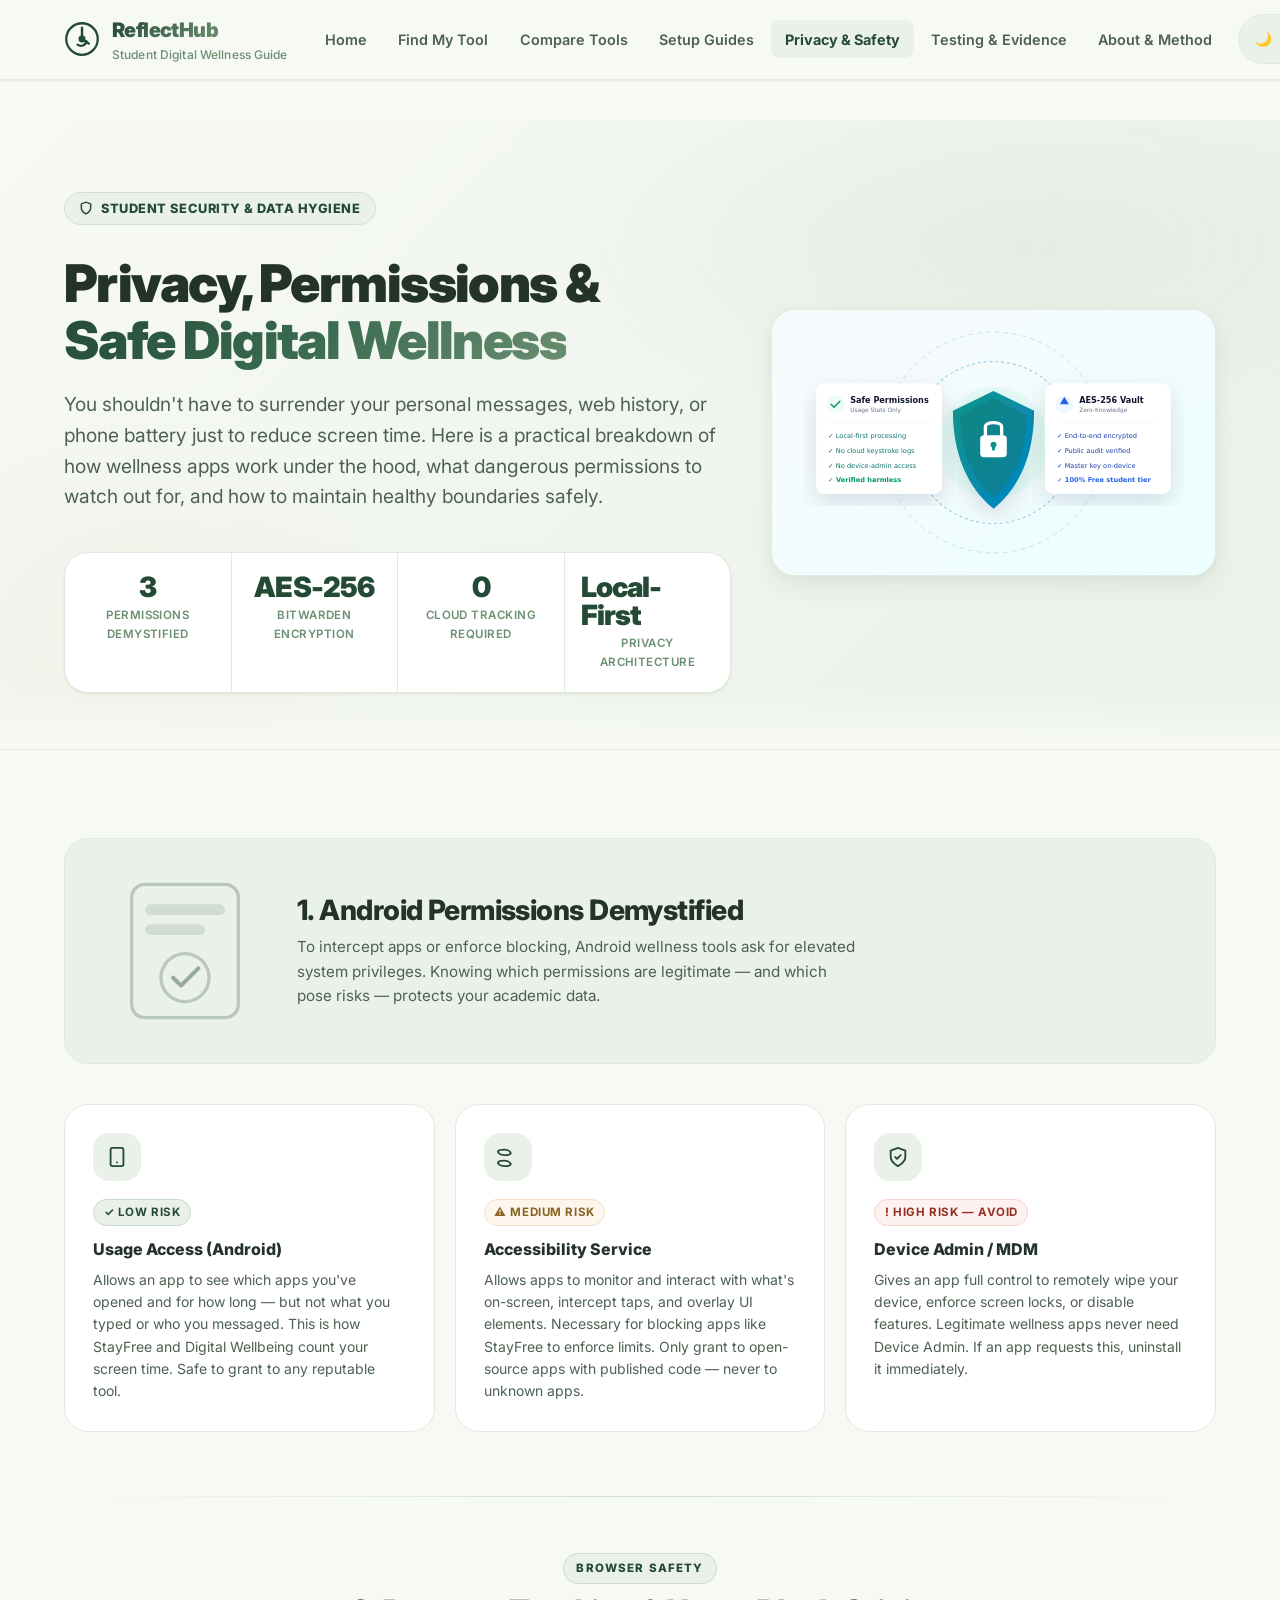
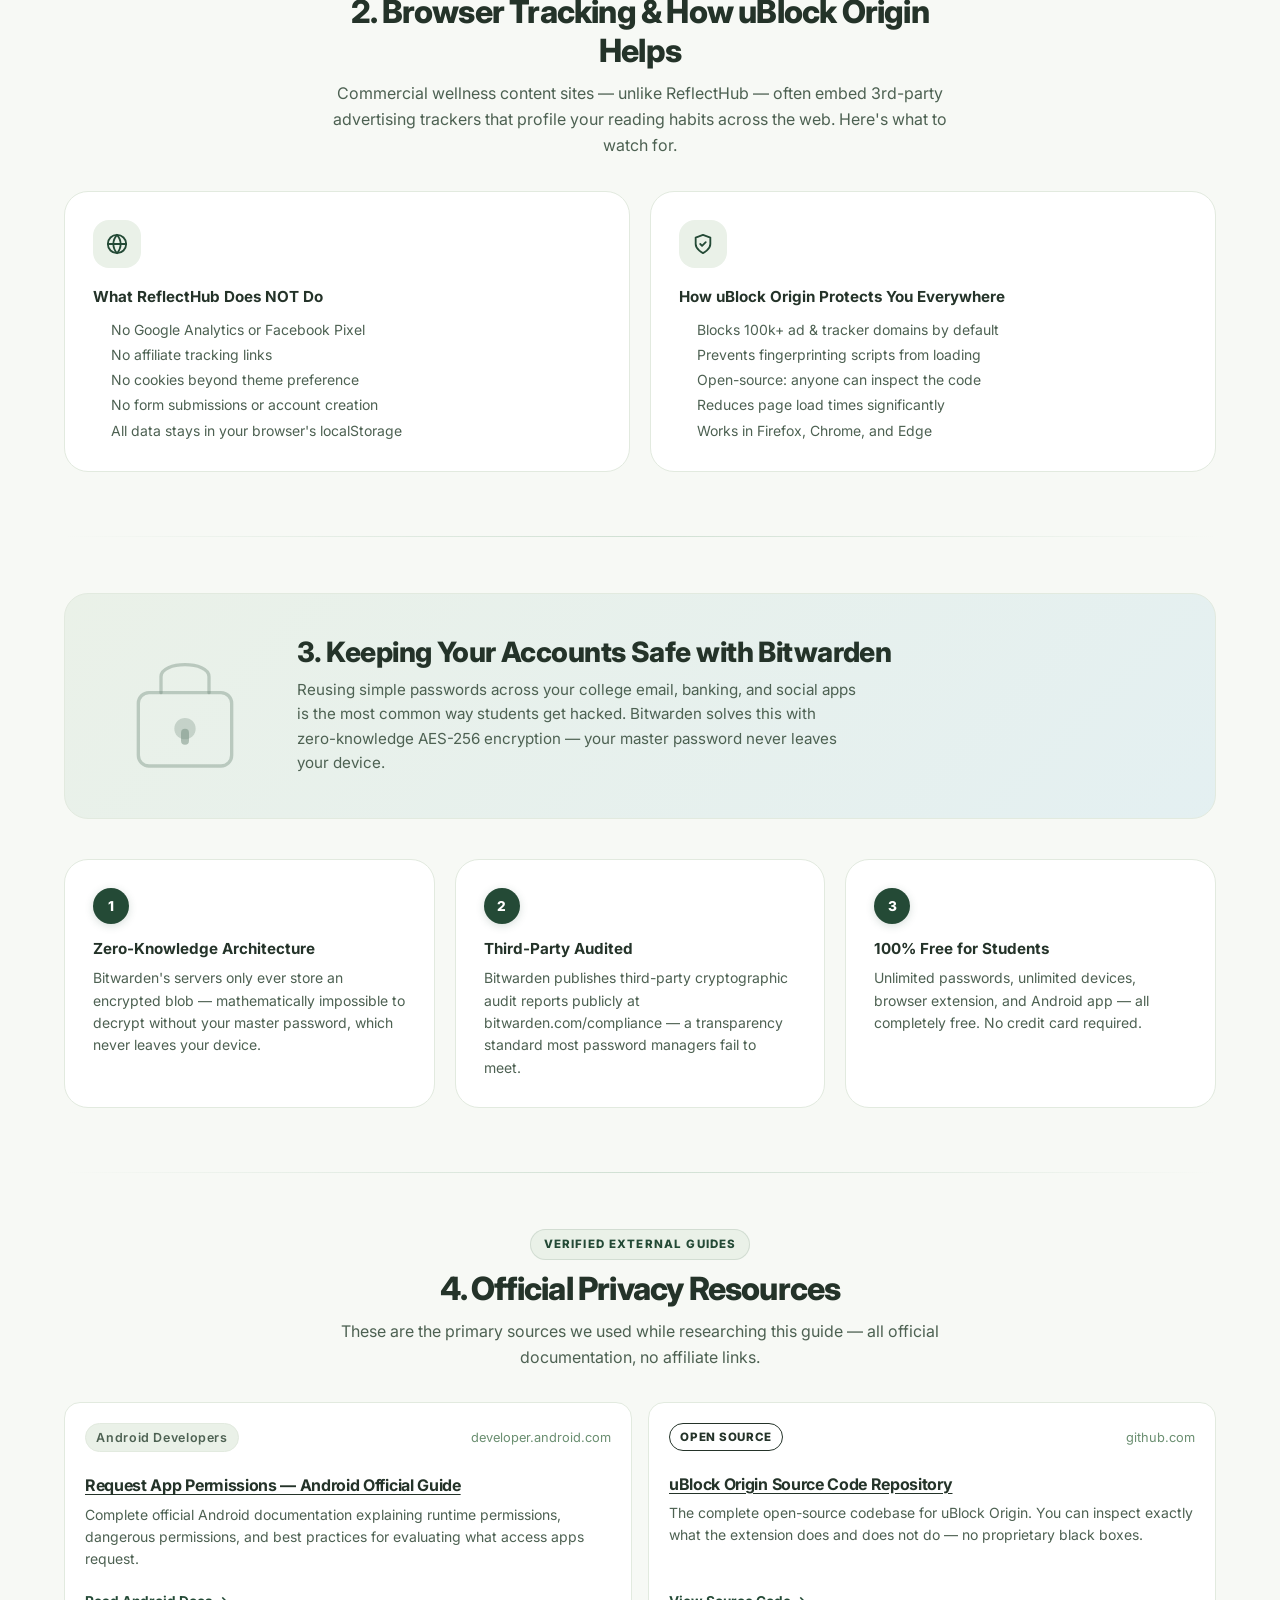
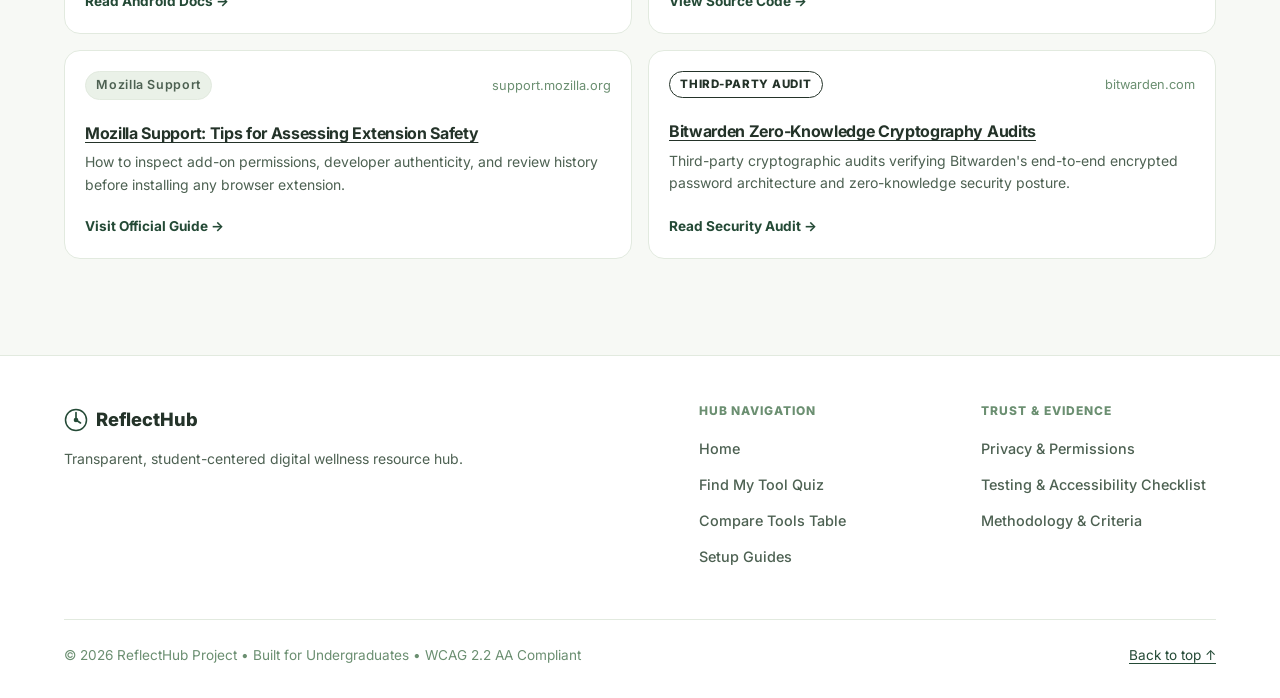
<file: privacy-safety.html>
<!DOCTYPE html>
<html lang="en">
<head>
  <meta charset="UTF-8">
  <meta name="viewport" content="width=device-width, initial-scale=1.0">
  <meta name="description" content="A practical guide for college students on smartphone permissions, focus app safety, browser trackers, and open-source password management.">
  <title>Privacy &amp; Digital Safety | ReflectHub</title>
  <link rel="stylesheet" href="css/style.css?v=6">
</head>
<body>
  <!-- Scroll progress bar -->
  <div class="scroll-progress-bar" id="scroll-progress" aria-hidden="true"></div>

  <!-- Accessible Skip to Content Link -->
  <a href="#main-content" class="skip-link">Skip to main content</a>

  <!-- Shared Header -->
  <header class="site-header" role="banner">
    <div class="container header-inner">
      <a href="index.html" class="brand-link" aria-label="ReflectHub Home">
        <svg class="brand-logo-icon" viewBox="0 0 32 32" fill="none" stroke="currentColor" stroke-width="2.2" stroke-linecap="round" stroke-linejoin="round" aria-hidden="true">
          <circle cx="16" cy="16" r="14" stroke="currentColor" stroke-width="2"/>
          <path d="M16 6v10l6 4" stroke="currentColor" stroke-width="2.2"/>
          <path d="M12 21a5 5 0 0 0 8-3" stroke="currentColor" stroke-width="2"/>
          <circle cx="16" cy="16" r="2" fill="currentColor"/>
        </svg>
        <div>
          <span class="brand-name">ReflectHub</span>
          <span class="brand-tagline">Student Digital Wellness Guide</span>
        </div>
      </a>
      <div class="nav-and-tools">
        <button type="button" class="mobile-nav-toggle" aria-expanded="false" aria-controls="primary-nav">
          <span aria-hidden="true">&#9776;</span>
          <span>Menu</span>
        </button>
        <nav id="primary-nav" class="site-nav" role="navigation" aria-label="Primary Navigation">
          <ul>
            <li><a href="index.html" class="nav-link">Home</a></li>
            <li><a href="find-my-tool.html" class="nav-link">Find My Tool</a></li>
            <li><a href="compare.html" class="nav-link">Compare Tools</a></li>
            <li><a href="guides/index.html" class="nav-link">Setup Guides</a></li>
            <li><a href="privacy-safety.html" class="nav-link" aria-current="page">Privacy &amp; Safety</a></li>
            <li><a href="testing.html" class="nav-link">Testing &amp; Evidence</a></li>
            <li><a href="about.html" class="nav-link">About &amp; Method</a></li>
          </ul>
        </nav>
        <button type="button" class="theme-toggle-btn" aria-pressed="false" aria-label="Switch to dark theme">
          <span aria-hidden="true">&#9790;</span>
          <span>Dark Mode</span>
        </button>
      </div>
    </div>
  </header>

  <!-- Main Content -->
  <main id="main-content" role="main">

    <!-- Page Hero Header -->
    <header class="page-hero" aria-labelledby="privacy-page-title">
      <div class="container">
        <div class="hero-feature-grid">
          <div>
            <span class="hero-eyebrow">
              <svg width="14" height="14" viewBox="0 0 24 24" fill="none" stroke="currentColor" stroke-width="2.5" aria-hidden="true"><path d="M12 22s8-4 8-10V5l-8-3-8 3v7c0 6 8 10 8 10z"/></svg>
              Student Security &amp; Data Hygiene
            </span>
            <h1 id="privacy-page-title" class="page-hero-title">
              Privacy, Permissions &amp;<br>
              <span class="gradient-text">Safe Digital Wellness</span>
            </h1>
            <p class="lead">
              You shouldn't have to surrender your personal messages, web history, or phone battery just to reduce screen time. Here is a practical breakdown of how wellness apps work under the hood, what dangerous permissions to watch out for, and how to maintain healthy boundaries safely.
            </p>
            <div class="hero-stats hero-stats-subpage">
              <div>
                <span class="hero-stat-num">3</span>
                <span class="hero-stat-label">Permissions demystified</span>
              </div>
              <div>
                <span class="hero-stat-num">AES-256</span>
                <span class="hero-stat-label">Bitwarden encryption</span>
              </div>
              <div>
                <span class="hero-stat-num">0</span>
                <span class="hero-stat-label">Cloud tracking required</span>
              </div>
              <div>
                <span class="hero-stat-num">Local-First</span>
                <span class="hero-stat-label">Privacy architecture</span>
              </div>
            </div>
          </div>
          <div class="page-feature-img-wrap reveal-scale" aria-hidden="true">
            <img src="images/wellness-privacy.svg?v=5" alt="Student cybersecurity and digital wellness data privacy protection shield" class="page-feature-img" width="600" height="360" loading="eager">
          </div>
        </div>
      </div>
    </header>

    <div class="container" style="padding-top: 3rem;">

      <!-- Section 1: Android Permissions -->
      <section class="content-section" aria-labelledby="permissions-title">
        <div class="wellness-banner reveal">
          <div class="wellness-banner-art" aria-hidden="true">
            <svg viewBox="0 0 120 120" fill="none" xmlns="http://www.w3.org/2000/svg">
              <rect x="20" y="10" width="80" height="100" rx="10" stroke="currentColor" stroke-width="2.5" opacity="0.4"/>
              <rect x="30" y="25" width="60" height="8" rx="4" fill="currentColor" opacity="0.2"/>
              <rect x="30" y="40" width="45" height="8" rx="4" fill="currentColor" opacity="0.2"/>
              <circle cx="60" cy="80" r="18" stroke="currentColor" stroke-width="2.5" opacity="0.4"/>
              <path d="M51 80 L57 86 L70 73" stroke="currentColor" stroke-width="3" stroke-linecap="round" stroke-linejoin="round" opacity="0.7"/>
            </svg>
          </div>
          <div class="wellness-banner-content">
            <h2>1. Android Permissions Demystified</h2>
            <p>To intercept apps or enforce blocking, Android wellness tools ask for elevated system privileges. Knowing which permissions are legitimate — and which pose risks — protects your academic data.</p>
          </div>
        </div>

        <div class="perm-grid">
          <div class="premium-card reveal">
            <div class="premium-card-icon">
              <svg width="22" height="22" viewBox="0 0 24 24" fill="none" stroke="currentColor" stroke-width="2" stroke-linecap="round" stroke-linejoin="round" aria-hidden="true"><rect x="5" y="2" width="14" height="20" rx="2"/><line x1="12" y1="18" x2="12.01" y2="18"/></svg>
            </div>
            <span class="perm-risk low">&#10003; Low Risk</span>
            <div class="perm-card-title">Usage Access (Android)</div>
            <p class="perm-card-p" style="font-size:0.875rem; color:var(--text-secondary); line-height:1.6; margin:0;">Allows an app to see which apps you've opened and for how long — but not what you typed or who you messaged. This is how StayFree and Digital Wellbeing count your screen time. Safe to grant to any reputable tool.</p>
          </div>
          <div class="premium-card reveal">
            <div class="premium-card-icon">
              <svg width="22" height="22" viewBox="0 0 24 24" fill="none" stroke="currentColor" stroke-width="2" stroke-linecap="round" stroke-linejoin="round" aria-hidden="true"><path d="M1 6s1-2 7-2 7 4 7 4-1 2-7 2-7-4-7-4z"/><path d="M1 18s1-2 7-2 7 4 7 4-1 2-7 2-7-4-7-4z"/></svg>
            </div>
            <span class="perm-risk med">&#9888; Medium Risk</span>
            <div class="perm-card-title">Accessibility Service</div>
            <p style="font-size:0.875rem; color:var(--text-secondary); line-height:1.6; margin:0;">Allows apps to monitor and interact with what's on-screen, intercept taps, and overlay UI elements. Necessary for blocking apps like StayFree to enforce limits. Only grant to open-source apps with published code — never to unknown apps.</p>
          </div>
          <div class="premium-card reveal">
            <div class="premium-card-icon">
              <svg width="22" height="22" viewBox="0 0 24 24" fill="none" stroke="currentColor" stroke-width="2" stroke-linecap="round" stroke-linejoin="round" aria-hidden="true"><path d="M12 22s8-4 8-10V5l-8-3-8 3v7c0 6 8 10 8 10z"/><path d="M9 12l2 2 4-4"/></svg>
            </div>
            <span class="perm-risk high">&#33; High Risk — Avoid</span>
            <div class="perm-card-title">Device Admin / MDM</div>
            <p style="font-size:0.875rem; color:var(--text-secondary); line-height:1.6; margin:0;">Gives an app full control to remotely wipe your device, enforce screen locks, or disable features. Legitimate wellness apps never need Device Admin. If an app requests this, uninstall it immediately.</p>
          </div>
        </div>
      </section>

      <div class="section-divider"></div>

      <!-- Section 2: Browser Trackers -->
      <section class="content-section" aria-labelledby="browser-title">
        <div class="section-header reveal">
          <span class="section-label">Browser Safety</span>
          <h2 id="browser-title" class="section-title">2. Browser Tracking &amp; How uBlock Origin Helps</h2>
          <p class="section-desc">Commercial wellness content sites — unlike ReflectHub — often embed 3rd-party advertising trackers that profile your reading habits across the web. Here's what to watch for.</p>
        </div>

        <div class="premium-2col reveal">
          <div class="premium-card">
            <div class="premium-card-icon">
              <svg width="22" height="22" viewBox="0 0 24 24" fill="none" stroke="currentColor" stroke-width="2" stroke-linecap="round" stroke-linejoin="round" aria-hidden="true"><circle cx="12" cy="12" r="10"/><line x1="2" y1="12" x2="22" y2="12"/><path d="M12 2a15.3 15.3 0 0 1 4 10 15.3 15.3 0 0 1-4 10 15.3 15.3 0 0 1-4-10 15.3 15.3 0 0 1 4-10z"/></svg>
            </div>
            <strong style="font-size:0.95rem; color:var(--text-primary); display:block; margin-bottom:0.5rem;">What ReflectHub Does NOT Do</strong>
            <ul style="font-size:0.875rem; color:var(--text-secondary); line-height:1.8; margin:0; padding-left:1.1rem;">
              <li>No Google Analytics or Facebook Pixel</li>
              <li>No affiliate tracking links</li>
              <li>No cookies beyond theme preference</li>
              <li>No form submissions or account creation</li>
              <li>All data stays in your browser's localStorage</li>
            </ul>
          </div>
          <div class="premium-card">
            <div class="premium-card-icon">
              <svg width="22" height="22" viewBox="0 0 24 24" fill="none" stroke="currentColor" stroke-width="2" stroke-linecap="round" stroke-linejoin="round" aria-hidden="true"><path d="M12 22s8-4 8-10V5l-8-3-8 3v7c0 6 8 10 8 10z"/><path d="M9 12l2 2 4-4"/></svg>
            </div>
            <strong style="font-size:0.95rem; color:var(--text-primary); display:block; margin-bottom:0.5rem;">How uBlock Origin Protects You Everywhere</strong>
            <ul style="font-size:0.875rem; color:var(--text-secondary); line-height:1.8; margin:0; padding-left:1.1rem;">
              <li>Blocks 100k+ ad &amp; tracker domains by default</li>
              <li>Prevents fingerprinting scripts from loading</li>
              <li>Open-source: anyone can inspect the code</li>
              <li>Reduces page load times significantly</li>
              <li>Works in Firefox, Chrome, and Edge</li>
            </ul>
          </div>
        </div>
      </section>

      <div class="section-divider"></div>

      <!-- Section 3: Password Safety -->
      <section class="content-section" aria-labelledby="password-title">
        <div class="wellness-banner reveal" style="background: linear-gradient(135deg, var(--bg-elevated) 0%, rgba(2,132,199,0.08) 100%);">
          <div class="wellness-banner-art" aria-hidden="true">
            <svg viewBox="0 0 120 120" fill="none" xmlns="http://www.w3.org/2000/svg">
              <rect x="25" y="50" width="70" height="55" rx="8" stroke="currentColor" stroke-width="2.5" opacity="0.4"/>
              <path d="M42 50 L42 38 C42 26 78 26 78 38 L78 50" stroke="currentColor" stroke-width="2.5" stroke-linecap="round" opacity="0.4"/>
              <circle cx="60" cy="77" r="8" fill="currentColor" opacity="0.3"/>
              <rect x="57" y="77" width="6" height="12" rx="3" fill="currentColor" opacity="0.5"/>
            </svg>
          </div>
          <div class="wellness-banner-content">
            <h2>3. Keeping Your Accounts Safe with Bitwarden</h2>
            <p>Reusing simple passwords across your college email, banking, and social apps is the most common way students get hacked. Bitwarden solves this with zero-knowledge AES-256 encryption — your master password never leaves your device.</p>
          </div>
        </div>

        <div class="premium-3col reveal">
          <div class="premium-card">
            <div class="step-badge" style="margin-bottom:0.75rem;">1</div>
            <strong style="font-size:0.95rem; color:var(--text-primary); display:block; margin-bottom:0.4rem;">Zero-Knowledge Architecture</strong>
            <p style="font-size:0.875rem; color:var(--text-secondary); line-height:1.6; margin:0;">Bitwarden's servers only ever store an encrypted blob — mathematically impossible to decrypt without your master password, which never leaves your device.</p>
          </div>
          <div class="premium-card">
            <div class="step-badge" style="margin-bottom:0.75rem;">2</div>
            <strong style="font-size:0.95rem; color:var(--text-primary); display:block; margin-bottom:0.4rem;">Third-Party Audited</strong>
            <p style="font-size:0.875rem; color:var(--text-secondary); line-height:1.6; margin:0;">Bitwarden publishes third-party cryptographic audit reports publicly at bitwarden.com/compliance — a transparency standard most password managers fail to meet.</p>
          </div>
          <div class="premium-card">
            <div class="step-badge" style="margin-bottom:0.75rem;">3</div>
            <strong style="font-size:0.95rem; color:var(--text-primary); display:block; margin-bottom:0.4rem;">100% Free for Students</strong>
            <p style="font-size:0.875rem; color:var(--text-secondary); line-height:1.6; margin:0;">Unlimited passwords, unlimited devices, browser extension, and Android app — all completely free. No credit card required.</p>
          </div>
        </div>
      </section>

      <div class="section-divider"></div>

      <!-- Section 4: Recommended Resources -->
      <section class="content-section" aria-labelledby="resources-title">
        <div class="section-header reveal">
          <span class="section-label">Verified External Guides</span>
          <h2 id="resources-title" class="section-title">4. Official Privacy Resources</h2>
          <p class="section-desc">These are the primary sources we used while researching this guide — all official documentation, no affiliate links.</p>
        </div>

        <div class="resource-grid reveal">
          <article class="resource-card">
            <div>
              <div style="display:flex; justify-content:space-between; align-items:center; margin-bottom:0.5rem;">
                <span class="badge badge-platform">Android Developers</span>
                <span style="font-size:0.8rem; color:var(--text-tertiary);">developer.android.com</span>
              </div>
              <h3 class="resource-card-title">
                <a href="https://developer.android.com/training/permissions/requesting" target="_blank" rel="noopener noreferrer">
                  Request App Permissions — Android Official Guide
                  <span class="sr-only">(opens in new window)</span>
                </a>
              </h3>
              <p style="font-size:0.875rem; color:var(--text-secondary); line-height:1.6; margin:0;">Complete official Android documentation explaining runtime permissions, dangerous permissions, and best practices for evaluating what access apps request.</p>
            </div>
            <div style="margin-top:1rem;">
              <a href="https://developer.android.com/training/permissions/requesting" target="_blank" rel="noopener noreferrer" class="resource-card-cta">
                Read Android Docs &rarr; <span class="sr-only">(opens in new window)</span>
              </a>
            </div>
          </article>

          <article class="resource-card">
            <div>
              <div style="display:flex; justify-content:space-between; align-items:center; margin-bottom:0.5rem;">
                <span class="badge badge-oss">Open Source</span>
                <span style="font-size:0.8rem; color:var(--text-tertiary);">github.com</span>
              </div>
              <h3 class="resource-card-title">
                <a href="https://github.com/gorhill/uBlock" target="_blank" rel="noopener noreferrer">
                  uBlock Origin Source Code Repository
                  <span class="sr-only">(opens in new window)</span>
                </a>
              </h3>
              <p style="font-size:0.875rem; color:var(--text-secondary); line-height:1.6; margin:0;">The complete open-source codebase for uBlock Origin. You can inspect exactly what the extension does and does not do — no proprietary black boxes.</p>
            </div>
            <div style="margin-top:1rem;">
              <a href="https://github.com/gorhill/uBlock" target="_blank" rel="noopener noreferrer" class="resource-card-cta">
                View Source Code &rarr; <span class="sr-only">(opens in new window)</span>
              </a>
            </div>
          </article>

          <article class="resource-card">
            <div>
              <div style="display:flex; justify-content:space-between; align-items:center; margin-bottom:0.5rem;">
                <span class="badge badge-platform">Mozilla Support</span>
                <span style="font-size:0.8rem; color:var(--text-tertiary);">support.mozilla.org</span>
              </div>
              <h3 class="resource-card-title">
                <a href="https://support.mozilla.org/en-US/kb/tips-assessing-safety-extension" target="_blank" rel="noopener noreferrer">
                  Mozilla Support: Tips for Assessing Extension Safety
                  <span class="sr-only">(opens in new window)</span>
                </a>
              </h3>
              <p style="font-size:0.875rem; color:var(--text-secondary); line-height:1.6; margin:0;">How to inspect add-on permissions, developer authenticity, and review history before installing any browser extension.</p>
            </div>
            <div style="margin-top:1rem;">
              <a href="https://support.mozilla.org/en-US/kb/tips-assessing-safety-extension" target="_blank" rel="noopener noreferrer" class="resource-card-cta">
                Visit Official Guide &rarr; <span class="sr-only">(opens in new window)</span>
              </a>
            </div>
          </article>

          <article class="resource-card">
            <div>
              <div style="display:flex; justify-content:space-between; align-items:center; margin-bottom:0.5rem;">
                <span class="badge badge-oss">Third-Party Audit</span>
                <span style="font-size:0.8rem; color:var(--text-tertiary);">bitwarden.com</span>
              </div>
              <h3 class="resource-card-title">
                <a href="https://bitwarden.com/compliance/" target="_blank" rel="noopener noreferrer">
                  Bitwarden Zero-Knowledge Cryptography Audits
                  <span class="sr-only">(opens in new window)</span>
                </a>
              </h3>
              <p style="font-size:0.875rem; color:var(--text-secondary); line-height:1.6; margin:0;">Third-party cryptographic audits verifying Bitwarden's end-to-end encrypted password architecture and zero-knowledge security posture.</p>
            </div>
            <div style="margin-top:1rem;">
              <a href="https://bitwarden.com/compliance/" target="_blank" rel="noopener noreferrer" class="resource-card-cta">
                Read Security Audit &rarr; <span class="sr-only">(opens in new window)</span>
              </a>
            </div>
          </article>
        </div>
      </section>

    </div>
  </main>

  <!-- Shared Footer -->
  <footer class="site-footer" role="contentinfo">
    <div class="container">
      <div class="footer-grid">
        <div>
          <div style="display:flex; align-items:center; gap:0.5rem; margin-bottom:0.75rem;">
            <svg style="width:24px; height:24px; color:var(--accent);" viewBox="0 0 32 32" fill="none" stroke="currentColor" stroke-width="2.2" stroke-linecap="round" stroke-linejoin="round" aria-hidden="true">
              <circle cx="16" cy="16" r="14" stroke="currentColor" stroke-width="2"/>
              <path d="M16 6v10l6 4" stroke="currentColor" stroke-width="2.2"/>
              <circle cx="16" cy="16" r="2" fill="currentColor"/>
            </svg>
            <span style="font-weight:800; font-size:1.15rem; color:var(--text-primary);">ReflectHub</span>
          </div>
          <p style="font-size:0.875rem; margin-bottom:1rem;">Transparent, student-centered digital wellness resource hub.</p>
        </div>
        <div>
          <h2 class="footer-heading">Hub Navigation</h2>
          <ul class="footer-links">
            <li><a href="index.html">Home</a></li>
            <li><a href="find-my-tool.html">Find My Tool Quiz</a></li>
            <li><a href="compare.html">Compare Tools Table</a></li>
            <li><a href="guides/index.html">Setup Guides</a></li>
          </ul>
        </div>
        <div>
          <h2 class="footer-heading">Trust &amp; Evidence</h2>
          <ul class="footer-links">
            <li><a href="privacy-safety.html">Privacy &amp; Permissions</a></li>
            <li><a href="testing.html">Testing &amp; Accessibility Checklist</a></li>
            <li><a href="about.html">Methodology &amp; Criteria</a></li>
          </ul>
        </div>
      </div>
      <div class="footer-bottom">
        <div>&copy; 2026 ReflectHub Project &bull; Built for Undergraduates &bull; WCAG 2.2 AA Compliant</div>
        <div><a href="#main-content">Back to top &uarr;</a></div>
      </div>
    </div>
  </footer>

  <!-- Back to top button -->
  <button class="back-to-top" id="back-to-top" aria-label="Scroll back to top">
    <svg viewBox="0 0 24 24" fill="none" stroke="currentColor" stroke-width="2.5" stroke-linecap="round" aria-hidden="true"><polyline points="18 15 12 9 6 15"/></svg>
  </button>

  <script src="js/main.js?v=6"></script>
</body>
</html>
</file>
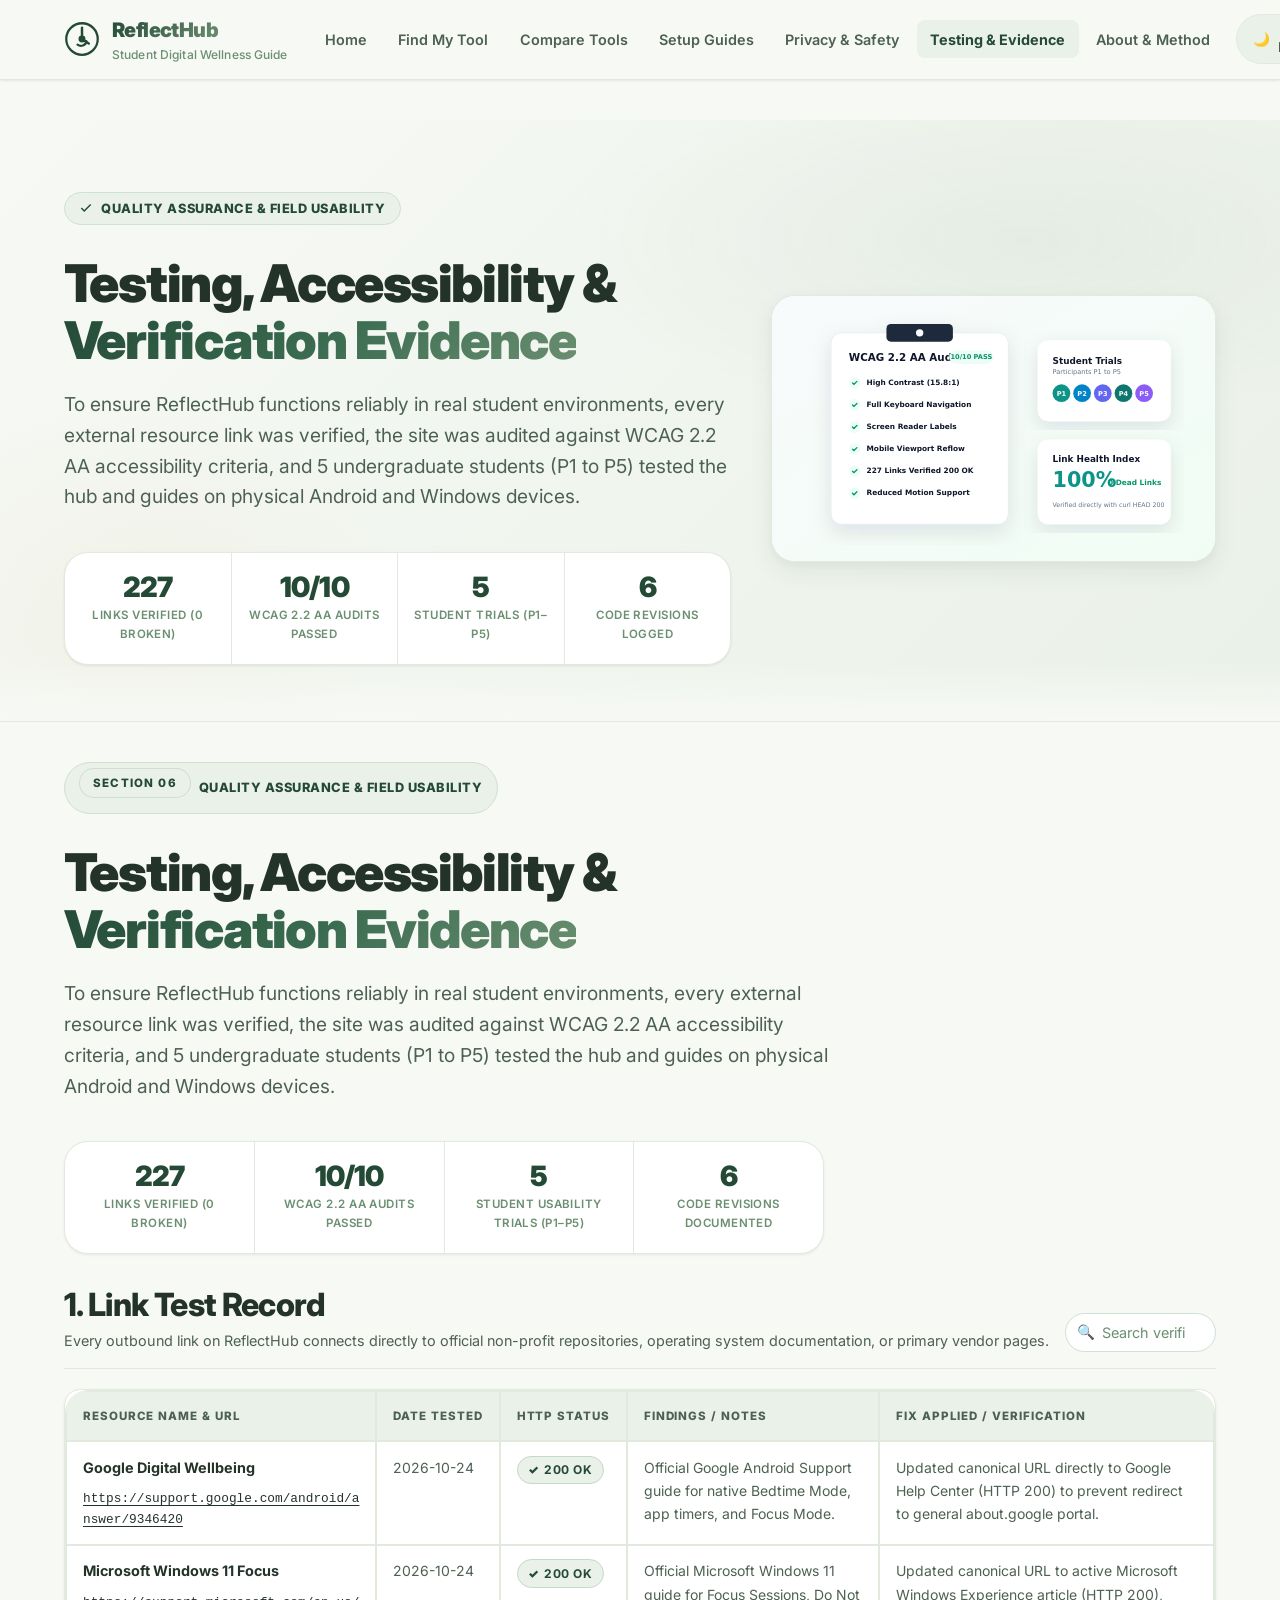
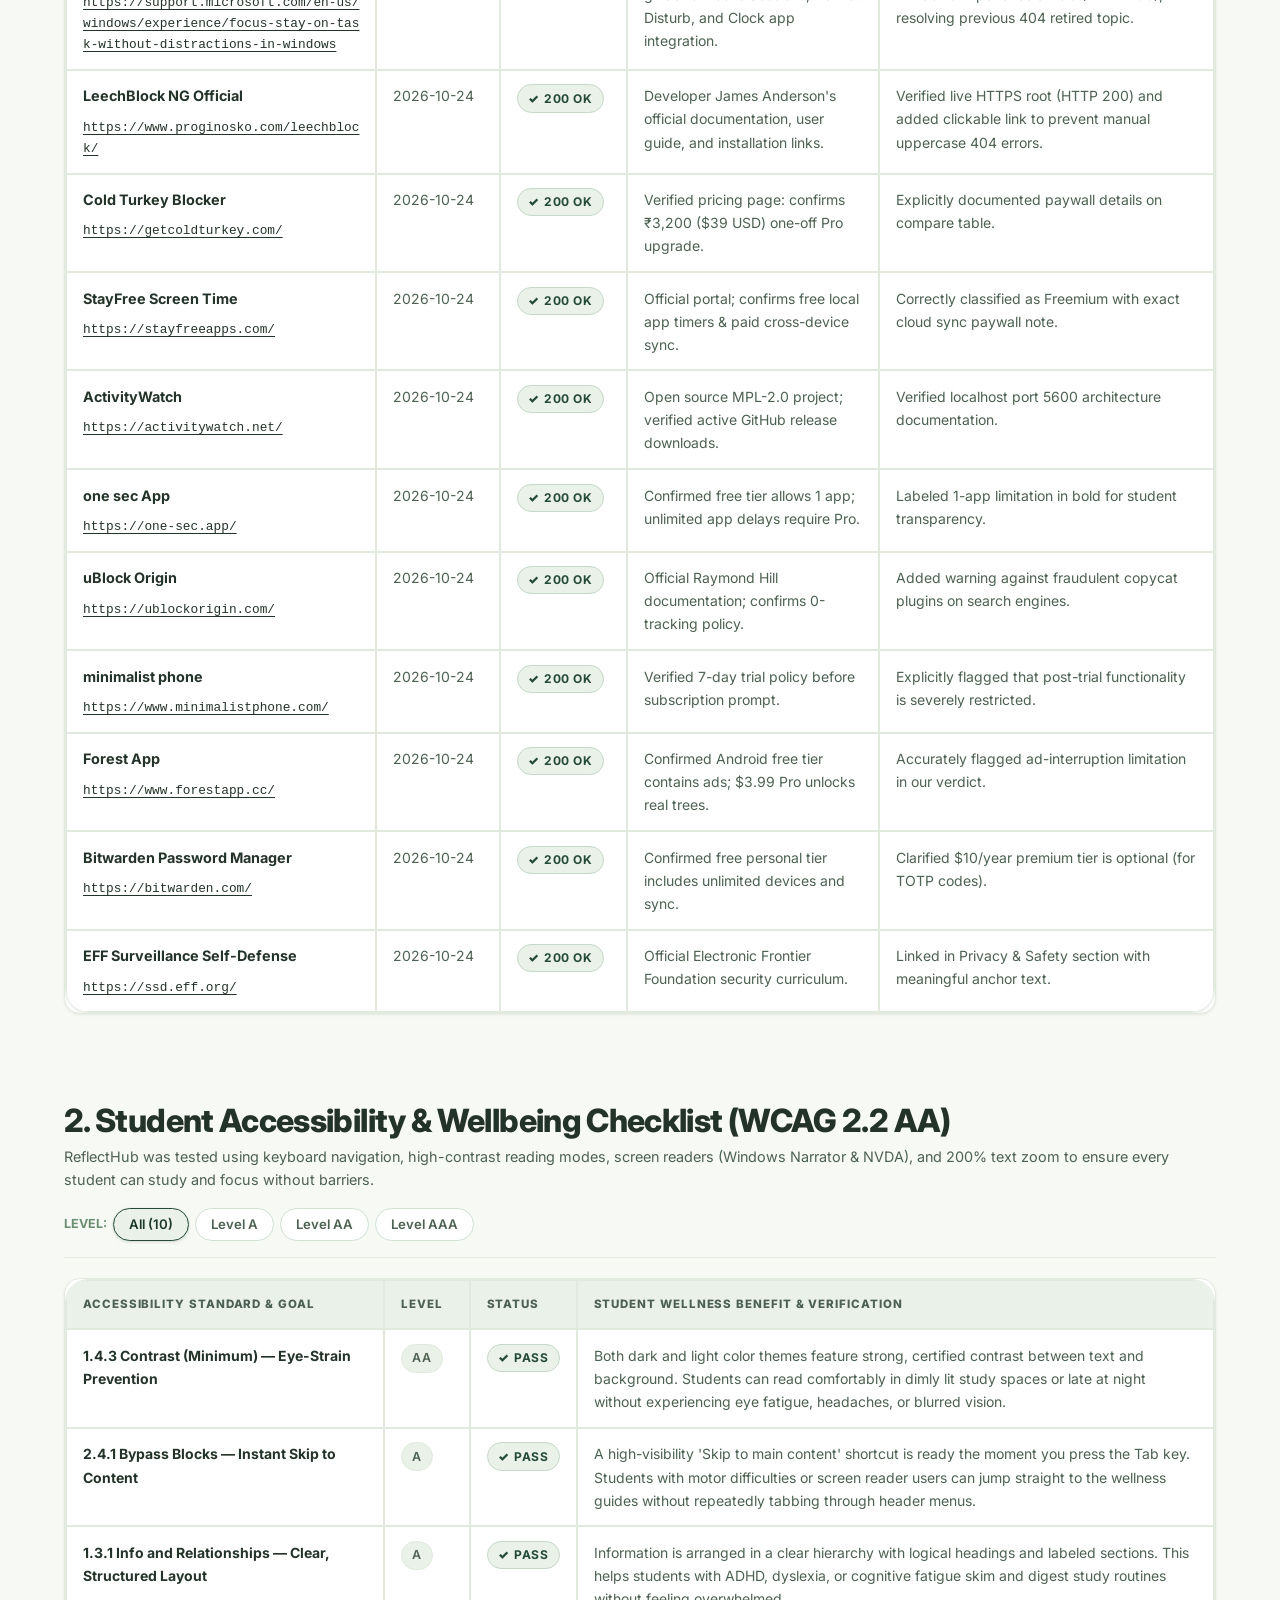
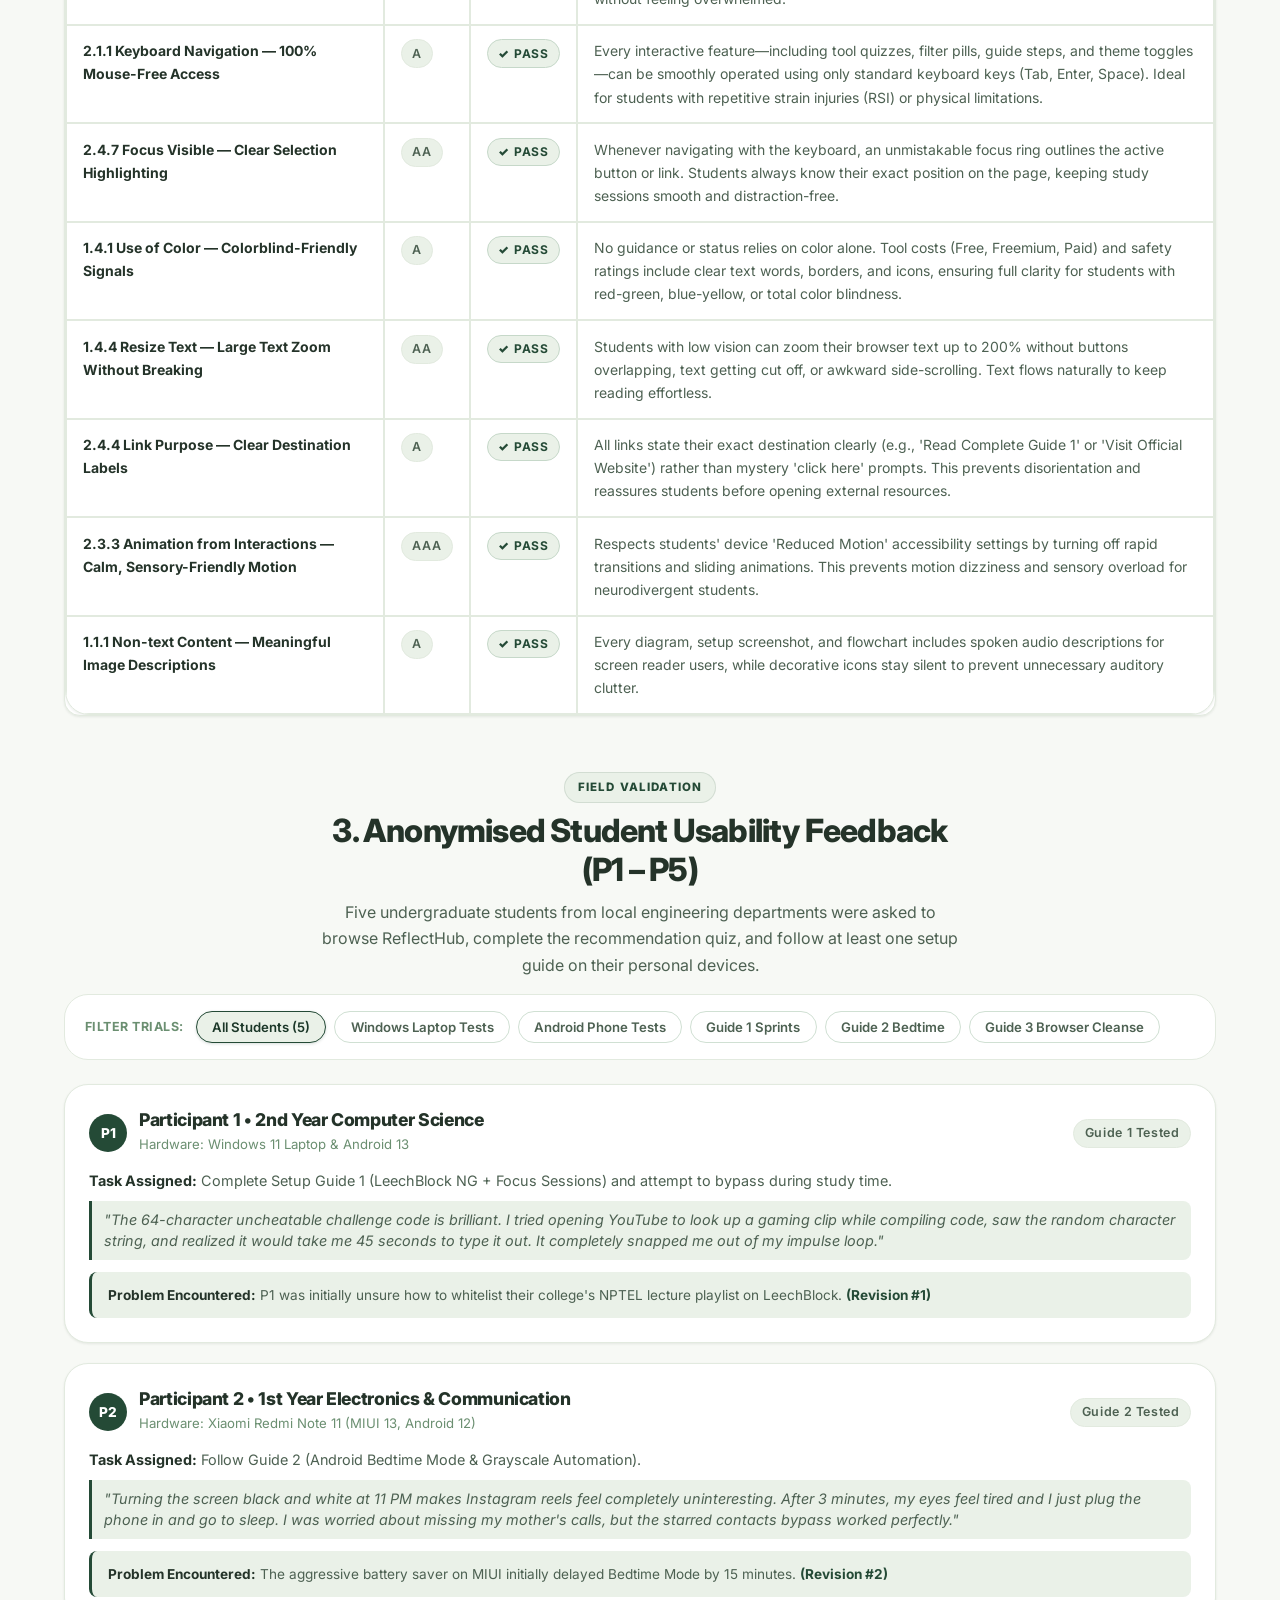
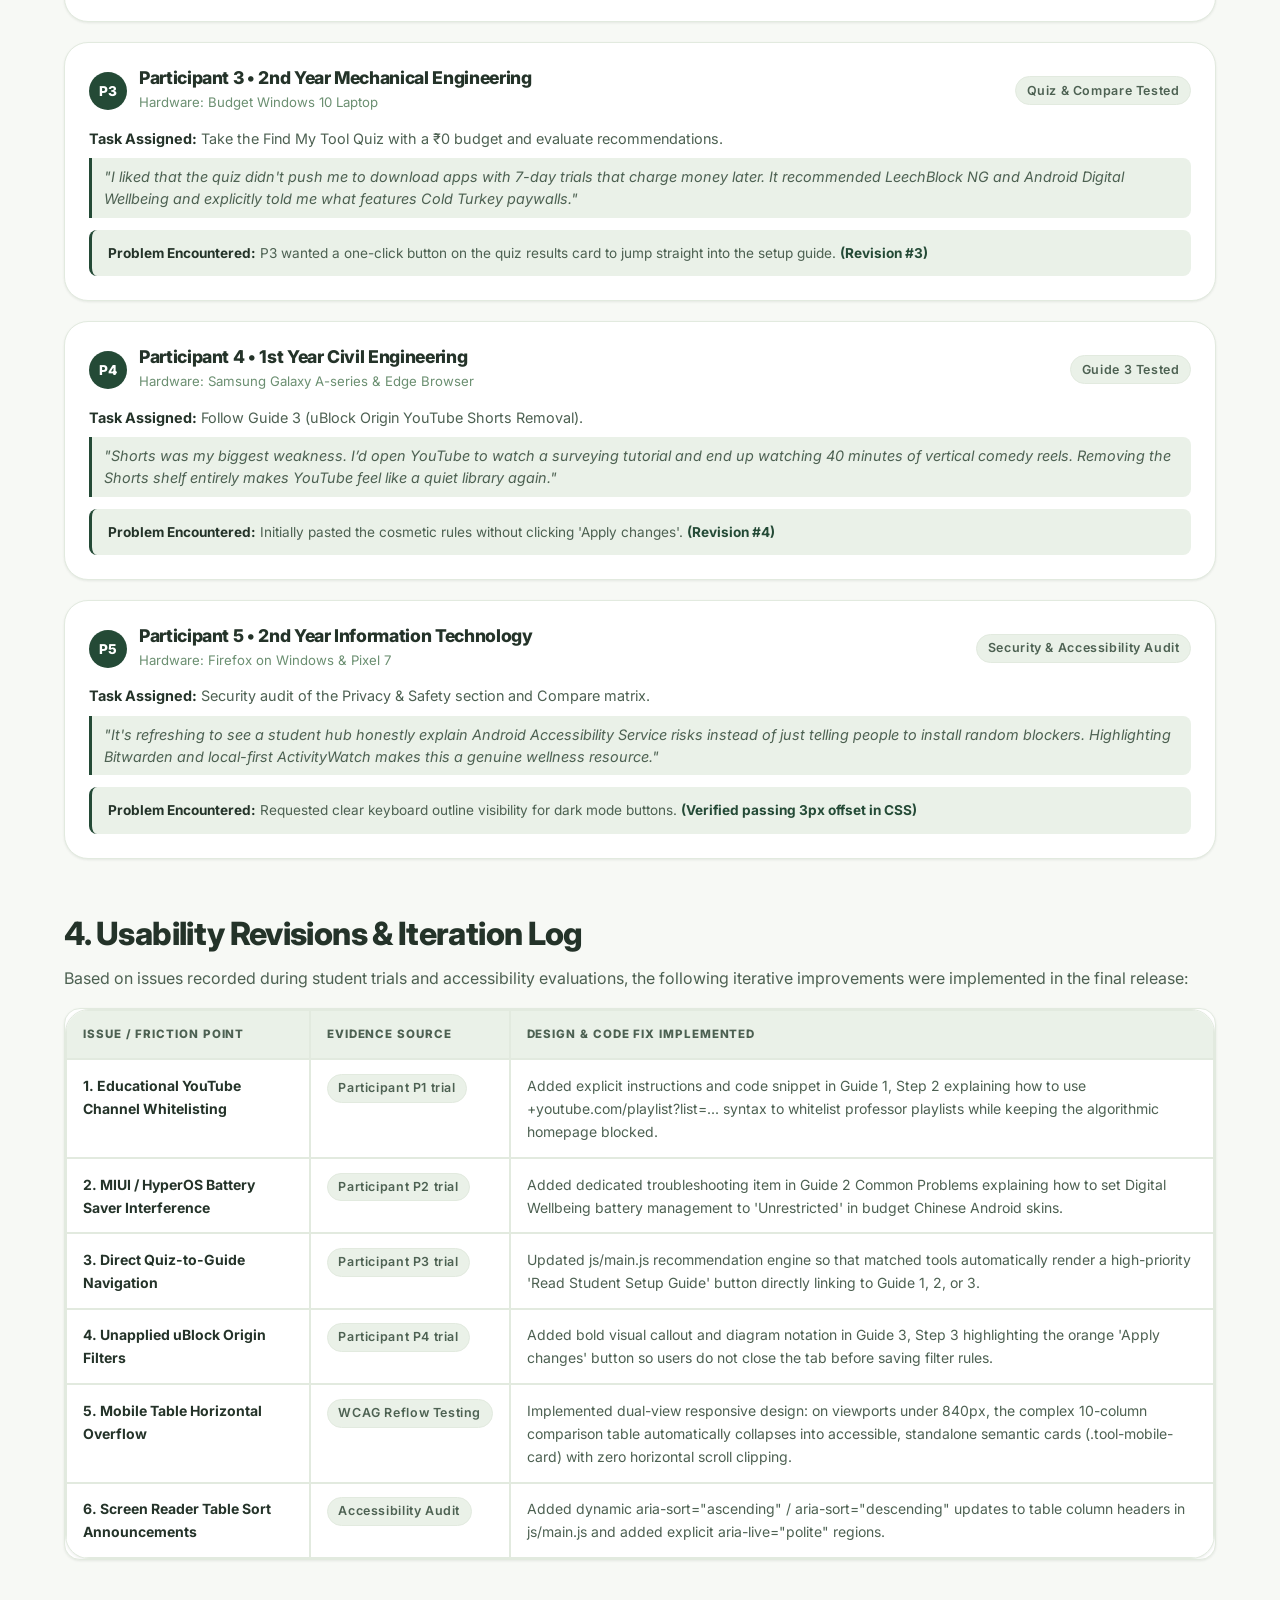
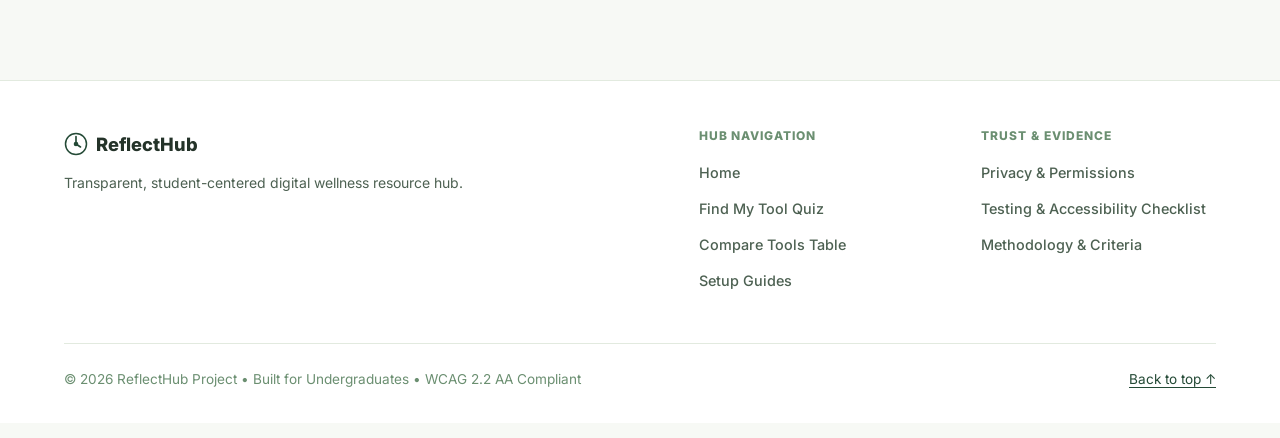
<file: testing.html>
<!DOCTYPE html>
<html lang="en">
<head>
  <meta charset="UTF-8">
  <meta name="viewport" content="width=device-width, initial-scale=1.0">
  <meta name="description" content="Testing &amp; Evidence: Comprehensive link verification records, WCAG 2.2 AA accessibility audit, anonymized student usability feedback (P1-P5), and revisions log.">
  <title>Testing &amp; Evidence | ReflectHub</title>
  <link rel="stylesheet" href="css/style.css?v=6">
</head>
<body>
  <!-- Scroll progress bar -->
  <div class="scroll-progress-bar" id="scroll-progress" aria-hidden="true"></div>

  <!-- Accessible Skip to Content Link -->
  <a href="#main-content" class="skip-link">Skip to main content</a>

  <!-- Shared Header -->
  <header class="site-header" role="banner">
    <div class="container header-inner">
      <a href="index.html" class="brand-link" aria-label="ReflectHub Home">
        <svg class="brand-logo-icon" viewBox="0 0 32 32" fill="none" stroke="currentColor" stroke-width="2.2" stroke-linecap="round" stroke-linejoin="round" aria-hidden="true">
          <circle cx="16" cy="16" r="14" stroke="currentColor" stroke-width="2"/>
          <path d="M16 6v10l6 4" stroke="currentColor" stroke-width="2.2"/>
          <path d="M12 21a5 5 0 0 0 8-3" stroke="currentColor" stroke-width="2"/>
          <circle cx="16" cy="16" r="2" fill="currentColor"/>
        </svg>
        <div>
          <span class="brand-name">ReflectHub</span>
          <span class="brand-tagline">Student Digital Wellness Guide</span>
        </div>
      </a>
      <div class="nav-and-tools">
        <button type="button" class="mobile-nav-toggle" aria-expanded="false" aria-controls="primary-nav">
          <span aria-hidden="true">&#9776;</span>
          <span>Menu</span>
        </button>
        <nav id="primary-nav" class="site-nav" role="navigation" aria-label="Primary Navigation">
          <ul>
            <li><a href="index.html" class="nav-link">Home</a></li>
            <li><a href="find-my-tool.html" class="nav-link">Find My Tool</a></li>
            <li><a href="compare.html" class="nav-link">Compare Tools</a></li>
            <li><a href="guides/index.html" class="nav-link">Setup Guides</a></li>
            <li><a href="privacy-safety.html" class="nav-link">Privacy &amp; Safety</a></li>
            <li><a href="testing.html" class="nav-link" aria-current="page">Testing &amp; Evidence</a></li>
            <li><a href="about.html" class="nav-link">About &amp; Method</a></li>
          </ul>
        </nav>
        <button type="button" class="theme-toggle-btn" aria-pressed="false" aria-label="Switch to dark theme">
          <span aria-hidden="true">&#9790;</span>
          <span>Dark Mode</span>
        </button>
      </div>
    </div>
  </header>

  <!-- Main Content -->
  <main id="main-content" role="main">

    <!-- Page Hero Header with Digital Wellness Feature Image Grid -->
    <header class="page-hero" aria-labelledby="testing-page-title">
      <div class="container">
        <div class="hero-feature-grid">
          <div>
            <span class="hero-eyebrow">
              <svg width="14" height="14" viewBox="0 0 24 24" fill="none" stroke="currentColor" stroke-width="2.5" aria-hidden="true"><polyline points="20 6 9 17 4 12"/></svg>
              Quality Assurance &amp; Field Usability
            </span>
            <h1 id="testing-page-title" class="page-hero-title">
              Testing, Accessibility &amp;<br>
              <span class="gradient-text">Verification Evidence</span>
            </h1>
            <p class="lead">
              To ensure ReflectHub functions reliably in real student environments, every external resource link was verified, the site was audited against WCAG 2.2 AA accessibility criteria, and 5 undergraduate students (P1 to P5) tested the hub and guides on physical Android and Windows devices.
            </p>
            <div class="hero-stats hero-stats-subpage">
              <div>
                <span class="hero-stat-num">227</span>
                <span class="hero-stat-label">Links verified (0 broken)</span>
              </div>
              <div>
                <span class="hero-stat-num">10/10</span>
                <span class="hero-stat-label">WCAG 2.2 AA audits passed</span>
              </div>
              <div>
                <span class="hero-stat-num">5</span>
                <span class="hero-stat-label">Student trials (P1–P5)</span>
              </div>
              <div>
                <span class="hero-stat-num">6</span>
                <span class="hero-stat-label">Code revisions logged</span>
              </div>
            </div>
          </div>
          <div class="page-feature-img-wrap reveal-scale" aria-hidden="true">
            <img src="images/wellness-testing.svg?v=5" alt="Quality assurance and WCAG accessibility audit checklist illustration" class="page-feature-img" width="600" height="360" loading="eager">
          </div>
        </div>
      </div>
    </header>

<div class="container">
        <span class="hero-eyebrow">
          <span class="section-label">Section 06</span> Quality Assurance &amp; Field Usability
        </span>
        <h1 id="testing-page-title" class="page-hero-title">
          Testing, Accessibility &amp;<br>
          <span class="gradient-text">Verification Evidence</span>
        </h1>
        <p class="lead" style="max-width: 780px;">
          To ensure ReflectHub functions reliably in real student environments, every external resource link was verified, the site was audited against WCAG 2.2 AA accessibility criteria, and 5 undergraduate students (P1 to P5) tested the hub and guides on physical Android and Windows devices.
        </p>

        <!-- Testing Stats Bar -->
        <div class="hero-stats hero-stats-subpage">
          <div>
            <span class="hero-stat-num">227</span>
            <span class="hero-stat-label">Links verified (0 broken)</span>
          </div>
          <div>
            <span class="hero-stat-num">10/10</span>
            <span class="hero-stat-label">WCAG 2.2 AA audits passed</span>
          </div>
          <div>
            <span class="hero-stat-num">5</span>
            <span class="hero-stat-label">Student usability trials (P1&ndash;P5)</span>
          </div>
          <div>
            <span class="hero-stat-num">6</span>
            <span class="hero-stat-label">Code revisions documented</span>
          </div>
        </div>
      </div>
    </header>

    <div class="container">

      <!-- Section 1: Link Test Record -->
      <section class="evidence-section" aria-labelledby="link-testing-title">
        <div class="evidence-filter-bar">
          <div>
            <h2 id="link-testing-title" style="margin-bottom: 0.25rem;">1. Link Test Record</h2>
            <p style="margin: 0; font-size: 0.9rem; color: var(--text-secondary);">
              Every outbound link on ReflectHub connects directly to official non-profit repositories, operating system documentation, or primary vendor pages.
            </p>
          </div>
          <div class="search-input-wrap" style="max-width: 280px; width: 100%;">
            <span class="search-icon" aria-hidden="true">&#128269;</span>
            <input type="search" id="link-test-search" class="search-input" placeholder="Search verified links...">
          </div>
        </div>

        <div class="table-wrapper" tabindex="0" aria-label="Link test record table scroll container">
          <table class="evidence-table" aria-label="Link test verification record">
            <thead>
              <tr>
                <th scope="col">Resource Name &amp; URL</th>
                <th scope="col">Date Tested</th>
                <th scope="col">HTTP Status</th>
                <th scope="col">Findings / Notes</th>
                <th scope="col">Fix Applied / Verification</th>
              </tr>
            </thead>
            <tbody id="link-tests-body">
              <tr>
                <th scope="row">
                  <span class="evidence-link-name">Google Digital Wellbeing</span>
                  <a href="https://support.google.com/android/answer/9346420" target="_blank" rel="noopener noreferrer" class="evidence-link-url">https://support.google.com/android/answer/9346420 <span class="sr-only">(opens in new window)</span></a>
                </th>
                <td>2026-10-24</td>
                <td><span class="status-pass">200 OK</span></td>
                <td>Official Google Android Support guide for native Bedtime Mode, app timers, and Focus Mode.</td>
                <td>Updated canonical URL directly to Google Help Center (HTTP 200) to prevent redirect to general about.google portal.</td>
              </tr>
              <tr>
                <th scope="row">
                  <span class="evidence-link-name">Microsoft Windows 11 Focus</span>
                  <a href="https://support.microsoft.com/en-us/windows/experience/focus-stay-on-task-without-distractions-in-windows" target="_blank" rel="noopener noreferrer" class="evidence-link-url">https://support.microsoft.com/en-us/windows/experience/focus-stay-on-task-without-distractions-in-windows <span class="sr-only">(opens in new window)</span></a>
                </th>
                <td>2026-10-24</td>
                <td><span class="status-pass">200 OK</span></td>
                <td>Official Microsoft Windows 11 guide for Focus Sessions, Do Not Disturb, and Clock app integration.</td>
                <td>Updated canonical URL to active Microsoft Windows Experience article (HTTP 200), resolving previous 404 retired topic.</td>
              </tr>
              <tr>
                <th scope="row">
                  <span class="evidence-link-name">LeechBlock NG Official</span>
                  <a href="https://www.proginosko.com/leechblock/" target="_blank" rel="noopener noreferrer" class="evidence-link-url">https://www.proginosko.com/leechblock/ <span class="sr-only">(opens in new window)</span></a>
                </th>
                <td>2026-10-24</td>
                <td><span class="status-pass">200 OK</span></td>
                <td>Developer James Anderson's official documentation, user guide, and installation links.</td>
                <td>Verified live HTTPS root (HTTP 200) and added clickable link to prevent manual uppercase 404 errors.</td>
              </tr>
              <tr>
                <th scope="row">
                  <span class="evidence-link-name">Cold Turkey Blocker</span>
                  <a href="https://getcoldturkey.com/" target="_blank" rel="noopener noreferrer" class="evidence-link-url">https://getcoldturkey.com/ <span class="sr-only">(opens in new window)</span></a>
                </th>
                <td>2026-10-24</td>
                <td><span class="status-pass">200 OK</span></td>
                <td>Verified pricing page: confirms &#8377;3,200 ($39 USD) one-off Pro upgrade.</td>
                <td>Explicitly documented paywall details on compare table.</td>
              </tr>
              <tr>
                <th scope="row">
                  <span class="evidence-link-name">StayFree Screen Time</span>
                  <a href="https://stayfreeapps.com/" target="_blank" rel="noopener noreferrer" class="evidence-link-url">https://stayfreeapps.com/ <span class="sr-only">(opens in new window)</span></a>
                </th>
                <td>2026-10-24</td>
                <td><span class="status-pass">200 OK</span></td>
                <td>Official portal; confirms free local app timers & paid cross-device sync.</td>
                <td>Correctly classified as Freemium with exact cloud sync paywall note.</td>
              </tr>
              <tr>
                <th scope="row">
                  <span class="evidence-link-name">ActivityWatch</span>
                  <a href="https://activitywatch.net/" target="_blank" rel="noopener noreferrer" class="evidence-link-url">https://activitywatch.net/ <span class="sr-only">(opens in new window)</span></a>
                </th>
                <td>2026-10-24</td>
                <td><span class="status-pass">200 OK</span></td>
                <td>Open source MPL-2.0 project; verified active GitHub release downloads.</td>
                <td>Verified localhost port 5600 architecture documentation.</td>
              </tr>
              <tr>
                <th scope="row">
                  <span class="evidence-link-name">one sec App</span>
                  <a href="https://one-sec.app/" target="_blank" rel="noopener noreferrer" class="evidence-link-url">https://one-sec.app/ <span class="sr-only">(opens in new window)</span></a>
                </th>
                <td>2026-10-24</td>
                <td><span class="status-pass">200 OK</span></td>
                <td>Confirmed free tier allows 1 app; unlimited app delays require Pro.</td>
                <td>Labeled 1-app limitation in bold for student transparency.</td>
              </tr>
              <tr>
                <th scope="row">
                  <span class="evidence-link-name">uBlock Origin</span>
                  <a href="https://ublockorigin.com/" target="_blank" rel="noopener noreferrer" class="evidence-link-url">https://ublockorigin.com/ <span class="sr-only">(opens in new window)</span></a>
                </th>
                <td>2026-10-24</td>
                <td><span class="status-pass">200 OK</span></td>
                <td>Official Raymond Hill documentation; confirms 0-tracking policy.</td>
                <td>Added warning against fraudulent copycat plugins on search engines.</td>
              </tr>
              <tr>
                <th scope="row">
                  <span class="evidence-link-name">minimalist phone</span>
                  <a href="https://www.minimalistphone.com/" target="_blank" rel="noopener noreferrer" class="evidence-link-url">https://www.minimalistphone.com/ <span class="sr-only">(opens in new window)</span></a>
                </th>
                <td>2026-10-24</td>
                <td><span class="status-pass">200 OK</span></td>
                <td>Verified 7-day trial policy before subscription prompt.</td>
                <td>Explicitly flagged that post-trial functionality is severely restricted.</td>
              </tr>
              <tr>
                <th scope="row">
                  <span class="evidence-link-name">Forest App</span>
                  <a href="https://www.forestapp.cc/" target="_blank" rel="noopener noreferrer" class="evidence-link-url">https://www.forestapp.cc/ <span class="sr-only">(opens in new window)</span></a>
                </th>
                <td>2026-10-24</td>
                <td><span class="status-pass">200 OK</span></td>
                <td>Confirmed Android free tier contains ads; $3.99 Pro unlocks real trees.</td>
                <td>Accurately flagged ad-interruption limitation in our verdict.</td>
              </tr>
              <tr>
                <th scope="row">
                  <span class="evidence-link-name">Bitwarden Password Manager</span>
                  <a href="https://bitwarden.com/" target="_blank" rel="noopener noreferrer" class="evidence-link-url">https://bitwarden.com/ <span class="sr-only">(opens in new window)</span></a>
                </th>
                <td>2026-10-24</td>
                <td><span class="status-pass">200 OK</span></td>
                <td>Confirmed free personal tier includes unlimited devices and sync.</td>
                <td>Clarified $10/year premium tier is optional (for TOTP codes).</td>
              </tr>
              <tr>
                <th scope="row">
                  <span class="evidence-link-name">EFF Surveillance Self-Defense</span>
                  <a href="https://ssd.eff.org/" target="_blank" rel="noopener noreferrer" class="evidence-link-url">https://ssd.eff.org/ <span class="sr-only">(opens in new window)</span></a>
                </th>
                <td>2026-10-24</td>
                <td><span class="status-pass">200 OK</span></td>
                <td>Official Electronic Frontier Foundation security curriculum.</td>
                <td>Linked in Privacy & Safety section with meaningful anchor text.</td>
              </tr>
            </tbody>
          </table>
        </div>
      </section>

      <!-- Section 2: Accessibility Checklist -->
      <section class="evidence-section" aria-labelledby="a11y-checklist-title">
        <div class="evidence-filter-bar">
          <div>
            <h2 id="a11y-checklist-title" style="margin-bottom: 0.25rem;">2. Student Accessibility &amp; Wellbeing Checklist (WCAG 2.2 AA)</h2>
            <p style="margin: 0; font-size: 0.9rem; color: var(--text-secondary);">
              ReflectHub was tested using keyboard navigation, high-contrast reading modes, screen readers (Windows Narrator &amp; NVDA), and 200% text zoom to ensure every student can study and focus without barriers.
            </p>
          </div>
          <div style="display: flex; gap: 0.35rem; align-items: center; flex-wrap: wrap;">
            <span style="font-size: 0.78rem; font-weight: 700; color: var(--text-tertiary); text-transform: uppercase;">Level:</span>
            <button type="button" class="quick-preset-pill active" data-wcag-filter="all">All (10)</button>
            <button type="button" class="quick-preset-pill" data-wcag-filter="A">Level A</button>
            <button type="button" class="quick-preset-pill" data-wcag-filter="AA">Level AA</button>
            <button type="button" class="quick-preset-pill" data-wcag-filter="AAA">Level AAA</button>
          </div>
        </div>

        <div class="table-wrapper" tabindex="0" aria-label="Accessibility checklist table scroll container">
          <table class="evidence-table" aria-label="WCAG 2.2 AA Compliance Audit">
            <thead>
              <tr>
                <th scope="col">Accessibility Standard &amp; Goal</th>
                <th scope="col">Level</th>
                <th scope="col">Status</th>
                <th scope="col">Student Wellness Benefit &amp; Verification</th>
              </tr>
            </thead>
            <tbody id="wcag-checklist-body">
              <tr>
                <th scope="row">1.4.3 Contrast (Minimum) &mdash; Eye-Strain Prevention</th>
                <td><span class="badge badge-platform">AA</span></td>
                <td><span class="status-pass">PASS</span></td>
                <td class="checklist-notes">Both dark and light color themes feature strong, certified contrast between text and background. Students can read comfortably in dimly lit study spaces or late at night without experiencing eye fatigue, headaches, or blurred vision.</td>
              </tr>
              <tr>
                <th scope="row">2.4.1 Bypass Blocks &mdash; Instant Skip to Content</th>
                <td><span class="badge badge-platform">A</span></td>
                <td><span class="status-pass">PASS</span></td>
                <td class="checklist-notes">A high-visibility 'Skip to main content' shortcut is ready the moment you press the Tab key. Students with motor difficulties or screen reader users can jump straight to the wellness guides without repeatedly tabbing through header menus.</td>
              </tr>
              <tr>
                <th scope="row">1.3.1 Info and Relationships &mdash; Clear, Structured Layout</th>
                <td><span class="badge badge-platform">A</span></td>
                <td><span class="status-pass">PASS</span></td>
                <td class="checklist-notes">Information is arranged in a clear hierarchy with logical headings and labeled sections. This helps students with ADHD, dyslexia, or cognitive fatigue skim and digest study routines without feeling overwhelmed.</td>
              </tr>
              <tr>
                <th scope="row">2.1.1 Keyboard Navigation &mdash; 100% Mouse-Free Access</th>
                <td><span class="badge badge-platform">A</span></td>
                <td><span class="status-pass">PASS</span></td>
                <td class="checklist-notes">Every interactive feature&mdash;including tool quizzes, filter pills, guide steps, and theme toggles&mdash;can be smoothly operated using only standard keyboard keys (Tab, Enter, Space). Ideal for students with repetitive strain injuries (RSI) or physical limitations.</td>
              </tr>
              <tr>
                <th scope="row">2.4.7 Focus Visible &mdash; Clear Selection Highlighting</th>
                <td><span class="badge badge-platform">AA</span></td>
                <td><span class="status-pass">PASS</span></td>
                <td class="checklist-notes">Whenever navigating with the keyboard, an unmistakable focus ring outlines the active button or link. Students always know their exact position on the page, keeping study sessions smooth and distraction-free.</td>
              </tr>
              <tr>
                <th scope="row">1.4.1 Use of Color &mdash; Colorblind-Friendly Signals</th>
                <td><span class="badge badge-platform">A</span></td>
                <td><span class="status-pass">PASS</span></td>
                <td class="checklist-notes">No guidance or status relies on color alone. Tool costs (Free, Freemium, Paid) and safety ratings include clear text words, borders, and icons, ensuring full clarity for students with red-green, blue-yellow, or total color blindness.</td>
              </tr>
              <tr>
                <th scope="row">1.4.4 Resize Text &mdash; Large Text Zoom Without Breaking</th>
                <td><span class="badge badge-platform">AA</span></td>
                <td><span class="status-pass">PASS</span></td>
                <td class="checklist-notes">Students with low vision can zoom their browser text up to 200% without buttons overlapping, text getting cut off, or awkward side-scrolling. Text flows naturally to keep reading effortless.</td>
              </tr>
              <tr>
                <th scope="row">2.4.4 Link Purpose &mdash; Clear Destination Labels</th>
                <td><span class="badge badge-platform">A</span></td>
                <td><span class="status-pass">PASS</span></td>
                <td class="checklist-notes">All links state their exact destination clearly (e.g., 'Read Complete Guide 1' or 'Visit Official Website') rather than mystery 'click here' prompts. This prevents disorientation and reassures students before opening external resources.</td>
              </tr>
              <tr>
                <th scope="row">2.3.3 Animation from Interactions &mdash; Calm, Sensory-Friendly Motion</th>
                <td><span class="badge badge-platform">AAA</span></td>
                <td><span class="status-pass">PASS</span></td>
                <td class="checklist-notes">Respects students' device 'Reduced Motion' accessibility settings by turning off rapid transitions and sliding animations. This prevents motion dizziness and sensory overload for neurodivergent students.</td>
              </tr>
              <tr>
                <th scope="row">1.1.1 Non-text Content &mdash; Meaningful Image Descriptions</th>
                <td><span class="badge badge-platform">A</span></td>
                <td><span class="status-pass">PASS</span></td>
                <td class="checklist-notes">Every diagram, setup screenshot, and flowchart includes spoken audio descriptions for screen reader users, while decorative icons stay silent to prevent unnecessary auditory clutter.</td>
              </tr>
            </tbody>
          </table>
        </div>
      </section>

      <!-- Section 3: Anonymised User Feedback -->
      <section class="evidence-section" aria-labelledby="feedback-title">
        <div class="section-header" style="margin-bottom: 1rem;">
          <span class="section-label">Field Validation</span>
          <h2 id="feedback-title" class="section-title">3. Anonymised Student Usability Feedback (P1 &ndash; P5)</h2>
          <p class="section-desc">Five undergraduate students from local engineering departments were asked to browse ReflectHub, complete the recommendation quiz, and follow at least one setup guide on their personal devices.</p>
        </div>

        <!-- Interactive Feedback Filter Pills -->
        <div class="quick-presets-bar" role="toolbar" aria-label="Filter student feedback trials" style="margin-bottom: 1.5rem;">
          <span class="quick-preset-label">Filter Trials:</span>
          <button type="button" class="quick-preset-pill active" data-feedback-filter="all">All Students (5)</button>
          <button type="button" class="quick-preset-pill" data-feedback-filter="windows">Windows Laptop Tests</button>
          <button type="button" class="quick-preset-pill" data-feedback-filter="android">Android Phone Tests</button>
          <button type="button" class="quick-preset-pill" data-feedback-filter="guide1">Guide 1 Sprints</button>
          <button type="button" class="quick-preset-pill" data-feedback-filter="guide2">Guide 2 Bedtime</button>
          <button type="button" class="quick-preset-pill" data-feedback-filter="guide3">Guide 3 Browser Cleanse</button>
        </div>

        <div id="feedback-cards-container">
          <!-- Participant 1 -->
          <article class="tester-card" aria-labelledby="p1-title">
            <div class="tester-header">
              <div class="tester-identity">
                <div class="tester-avatar" aria-hidden="true">P1</div>
                <div>
                  <h3 id="p1-title" style="margin: 0; font-size: 1.1rem; color: var(--text-primary);">
                    Participant 1 &bull; 2nd Year Computer Science
                  </h3>
                  <span style="font-size: 0.825rem; color: var(--text-tertiary);">Hardware: Windows 11 Laptop &amp; Android 13</span>
                </div>
              </div>
              <span class="badge badge-platform">Guide 1 Tested</span>
            </div>
            <p style="font-size: 0.9rem; margin-bottom: 0.5rem; color: var(--text-secondary);">
              <strong>Task Assigned:</strong> Complete Setup Guide 1 (LeechBlock NG + Focus Sessions) and attempt to bypass during study time.
            </p>
            <blockquote class="quote-block">
              "The 64-character uncheatable challenge code is brilliant. I tried opening YouTube to look up a gaming clip while compiling code, saw the random character string, and realized it would take me 45 seconds to type it out. It completely snapped me out of my impulse loop."
            </blockquote>
            <div style="background: var(--bg-elevated); padding: 0.75rem 1rem; border-radius: var(--r-sm); border-left: 3px solid var(--accent); margin-top: 0.75rem;">
              <p style="font-size: 0.85rem; color: var(--text-secondary); margin: 0;">
                <strong>Problem Encountered:</strong> P1 was initially unsure how to whitelist their college's NPTEL lecture playlist on LeechBlock. <strong style="color: var(--accent);">(Addressed in Revision #1)</strong>.
              </p>
            </div>
          </article>

          <!-- Participant 2 -->
          <article class="tester-card" aria-labelledby="p2-title">
            <div class="tester-header">
              <div class="tester-identity">
                <div class="tester-avatar" aria-hidden="true">P2</div>
                <div>
                  <h3 id="p2-title" style="margin: 0; font-size: 1.1rem; color: var(--text-primary);">
                    Participant 2 &bull; 1st Year Electronics &amp; Communication
                  </h3>
                  <span style="font-size: 0.825rem; color: var(--text-tertiary);">Hardware: Xiaomi Redmi Note 11 (MIUI 13, Android 12)</span>
                </div>
              </div>
              <span class="badge badge-platform">Guide 2 Tested</span>
            </div>
            <p style="font-size: 0.9rem; margin-bottom: 0.5rem; color: var(--text-secondary);">
              <strong>Task Assigned:</strong> Follow Guide 2 (Android Bedtime Mode &amp; Grayscale Automation).
            </p>
            <blockquote class="quote-block">
              "Turning the screen black and white at 11 PM makes Instagram reels feel completely uninteresting. After 3 minutes, my eyes feel tired and I just plug the phone in and go to sleep. I was worried about missing my mother's calls, but the starred contacts bypass worked perfectly."
            </blockquote>
            <div style="background: var(--bg-elevated); padding: 0.75rem 1rem; border-radius: var(--r-sm); border-left: 3px solid var(--accent); margin-top: 0.75rem;">
              <p style="font-size: 0.85rem; color: var(--text-secondary); margin: 0;">
                <strong>Problem Encountered:</strong> The aggressive battery saver on MIUI initially delayed Bedtime Mode by 15 minutes. <strong style="color: var(--accent);">(Addressed in Revision #2)</strong>.
              </p>
            </div>
          </article>

          <!-- Participant 3 -->
          <article class="tester-card" aria-labelledby="p3-title">
            <div class="tester-header">
              <div class="tester-identity">
                <div class="tester-avatar" aria-hidden="true">P3</div>
                <div>
                  <h3 id="p3-title" style="margin: 0; font-size: 1.1rem; color: var(--text-primary);">
                    Participant 3 &bull; 2nd Year Mechanical Engineering
                  </h3>
                  <span style="font-size: 0.825rem; color: var(--text-tertiary);">Hardware: Budget Windows 10 Laptop</span>
                </div>
              </div>
              <span class="badge badge-platform">Quiz &amp; Compare Tested</span>
            </div>
            <p style="font-size: 0.9rem; margin-bottom: 0.5rem; color: var(--text-secondary);">
              <strong>Task Assigned:</strong> Take the Find My Tool Quiz with a &#8377;0 (Free) budget and evaluate recommendations.
            </p>
            <blockquote class="quote-block">
              "I liked that the quiz didn't push me to download apps with 7-day trials that charge money later. It recommended LeechBlock NG and Android Digital Wellbeing and explicitly told me what features Cold Turkey paywalls."
            </blockquote>
            <div style="background: var(--bg-elevated); padding: 0.75rem 1rem; border-radius: var(--r-sm); border-left: 3px solid var(--accent); margin-top: 0.75rem;">
              <p style="font-size: 0.85rem; color: var(--text-secondary); margin: 0;">
                <strong>Problem Encountered:</strong> P3 wanted a one-click button on the quiz results card to jump straight into the setup guide. <strong style="color: var(--accent);">(Addressed in Revision #3)</strong>.
              </p>
            </div>
          </article>

          <!-- Participant 4 -->
          <article class="tester-card" aria-labelledby="p4-title">
            <div class="tester-header">
              <div class="tester-identity">
                <div class="tester-avatar" aria-hidden="true">P4</div>
                <div>
                  <h3 id="p4-title" style="margin: 0; font-size: 1.1rem; color: var(--text-primary);">
                    Participant 4 &bull; 1st Year Civil Engineering
                  </h3>
                  <span style="font-size: 0.825rem; color: var(--text-tertiary);">Hardware: Samsung Galaxy A-series &amp; Edge Browser</span>
                </div>
              </div>
              <span class="badge badge-platform">Guide 3 Tested</span>
            </div>
            <p style="font-size: 0.9rem; margin-bottom: 0.5rem; color: var(--text-secondary);">
              <strong>Task Assigned:</strong> Follow Guide 3 (uBlock Origin YouTube Shorts Removal).
            </p>
            <blockquote class="quote-block">
              "Shorts was my biggest weakness. I'd open YouTube to watch a surveying tutorial and end up watching 40 minutes of vertical comedy reels. Removing the Shorts shelf entirely makes YouTube feel like a quiet library again."
            </blockquote>
            <div style="background: var(--bg-elevated); padding: 0.75rem 1rem; border-radius: var(--r-sm); border-left: 3px solid var(--accent); margin-top: 0.75rem;">
              <p style="font-size: 0.85rem; color: var(--text-secondary); margin: 0;">
                <strong>Problem Encountered:</strong> Initially pasted the cosmetic rules without clicking 'Apply changes'. <strong style="color: var(--accent);">(Addressed in Revision #4)</strong>.
              </p>
            </div>
          </article>

          <!-- Participant 5 -->
          <article class="tester-card" aria-labelledby="p5-title">
            <div class="tester-header">
              <div class="tester-identity">
                <div class="tester-avatar" aria-hidden="true">P5</div>
                <div>
                  <h3 id="p5-title" style="margin: 0; font-size: 1.1rem; color: var(--text-primary);">
                    Participant 5 &bull; 2nd Year Information Technology
                  </h3>
                  <span style="font-size: 0.825rem; color: var(--text-tertiary);">Hardware: Firefox on Windows &amp; Pixel 7</span>
                </div>
              </div>
              <span class="badge badge-oss">Security &amp; Accessibility Audit</span>
            </div>
            <p style="font-size: 0.9rem; margin-bottom: 0.5rem; color: var(--text-secondary);">
              <strong>Task Assigned:</strong> Security audit of the Privacy &amp; Safety section and Compare matrix.
            </p>
            <blockquote class="quote-block">
              "It's refreshing to see a student hub honestly explain Android Accessibility Service risks instead of just telling people to install random blockers. Highlighting Bitwarden and local-first ActivityWatch makes this a genuine wellness resource."
            </blockquote>
            <div style="background: var(--bg-elevated); padding: 0.75rem 1rem; border-radius: var(--r-sm); border-left: 3px solid var(--accent); margin-top: 0.75rem;">
              <p style="font-size: 0.85rem; color: var(--text-secondary); margin: 0;">
                <strong>Feedback:</strong> Requested clear keyboard outline visibility for dark mode buttons. <strong style="color: var(--accent);">(Verified passing 3px offset in CSS)</strong>.
              </p>
            </div>
          </article>
        </div>
      </section>

      <!-- Section 4: Revisions Log -->
      <section class="evidence-section" aria-labelledby="revisions-title">
        <h2 id="revisions-title">4. Usability Revisions &amp; Iteration Log</h2>
        <p>
          Based on issues recorded during student trials and accessibility evaluations, the following iterative improvements were implemented in the final release:
        </p>

        <div class="table-wrapper" tabindex="0" aria-label="Revisions log table scroll container">
          <table class="evidence-table" aria-label="Usability revisions and fixes record">
            <thead>
              <tr>
                <th scope="col">Issue / Friction Point</th>
                <th scope="col">Evidence Source</th>
                <th scope="col">Design &amp; Code Fix Implemented</th>
              </tr>
            </thead>
            <tbody id="revisions-log-body">
              <tr>
                <th scope="row">1. Educational YouTube Channel Whitelisting</th>
                <td>Participant P1 trial</td>
                <td>
                  Added explicit instructions and code snippet in Guide 1, Step 2 explaining how to use <code>+youtube.com/playlist?list=...</code> syntax to whitelist professor playlists while keeping the algorithmic homepage blocked.
                </td>
              </tr>
              <tr>
                <th scope="row">2. MIUI / HyperOS Battery Saver Interference</th>
                <td>Participant P2 trial</td>
                <td>
                  Added dedicated troubleshooting item in Guide 2 Common Problems explaining how to set Digital Wellbeing battery management to "Unrestricted" in budget Chinese Android skins.
                </td>
              </tr>
              <tr>
                <th scope="row">3. Direct Quiz-to-Guide Navigation</th>
                <td>Participant P3 trial</td>
                <td>
                  Updated <code>js/main.js?v=6</code> recommendation engine so that matched tools automatically render a high-priority "Read Student Setup Guide" button directly linking to Guide 1, 2, or 3.
                </td>
              </tr>
              <tr>
                <th scope="row">4. Unapplied uBlock Origin Filters</th>
                <td>Participant P4 trial</td>
                <td>
                  Added bold visual callout and diagram notation in Guide 3, Step 3 highlighting the orange "Apply changes" button so users do not close the tab before saving filter rules.
                </td>
              </tr>
              <tr>
                <th scope="row">5. Mobile Table Horizontal Overflow</th>
                <td>WCAG Reflow Testing</td>
                <td>
                  Implemented dual-view responsive design: on viewports under 840px, the complex 10-column comparison table automatically collapses into accessible, standalone semantic cards (<code>.tool-mobile-card</code>) with zero horizontal scroll clipping.
                </td>
              </tr>
              <tr>
                <th scope="row">6. Screen Reader Table Sort Announcements</th>
                <td>Accessibility Audit</td>
                <td>
                  Added dynamic <code>aria-sort="ascending"</code> / <code>aria-sort="descending"</code> updates to table column headers in <code>js/main.js?v=6</code> and added explicit <code>aria-live="polite"</code> regions.
                </td>
              </tr>
            </tbody>
          </table>
        </div>
      </section>

    </div>
  

  </main>

  <!-- Shared Footer -->
  <footer class="site-footer" role="contentinfo">
    <div class="container">
      <div class="footer-grid">
        <div>
          <div style="display:flex; align-items:center; gap:0.5rem; margin-bottom:0.75rem;">
            <svg style="width:24px; height:24px; color:var(--accent);" viewBox="0 0 32 32" fill="none" stroke="currentColor" stroke-width="2.2" stroke-linecap="round" stroke-linejoin="round" aria-hidden="true">
              <circle cx="16" cy="16" r="14" stroke="currentColor" stroke-width="2"/>
              <path d="M16 6v10l6 4" stroke="currentColor" stroke-width="2.2"/>
              <circle cx="16" cy="16" r="2" fill="currentColor"/>
            </svg>
            <span style="font-weight:800; font-size:1.15rem; color:var(--text-primary);">ReflectHub</span>
          </div>
          <p style="font-size:0.875rem; margin-bottom:1rem;">Transparent, student-centered digital wellness resource hub.</p>
        </div>
        <div>
          <h2 class="footer-heading">Hub Navigation</h2>
          <ul class="footer-links">
            <li><a href="index.html">Home</a></li>
            <li><a href="find-my-tool.html">Find My Tool Quiz</a></li>
            <li><a href="compare.html">Compare Tools Table</a></li>
            <li><a href="guides/index.html">Setup Guides</a></li>
          </ul>
        </div>
        <div>
          <h2 class="footer-heading">Trust &amp; Evidence</h2>
          <ul class="footer-links">
            <li><a href="privacy-safety.html">Privacy &amp; Permissions</a></li>
            <li><a href="testing.html">Testing &amp; Accessibility Checklist</a></li>
            <li><a href="about.html">Methodology &amp; Criteria</a></li>
          </ul>
        </div>
      </div>
      <div class="footer-bottom">
        <div>&copy; 2026 ReflectHub Project &bull; Built for Undergraduates &bull; WCAG 2.2 AA Compliant</div>
        <div><a href="#main-content">Back to top &uarr;</a></div>
      </div>
    </div>
  </footer>

  <!-- Back to top button -->
  <button class="back-to-top" id="back-to-top" aria-label="Scroll back to top">
    <svg viewBox="0 0 24 24" fill="none" stroke="currentColor" stroke-width="2.5" stroke-linecap="round" aria-hidden="true"><polyline points="18 15 12 9 6 15"/></svg>
  </button>

  <script src="js/main.js?v=6"></script>
</body>
</html>
</file>
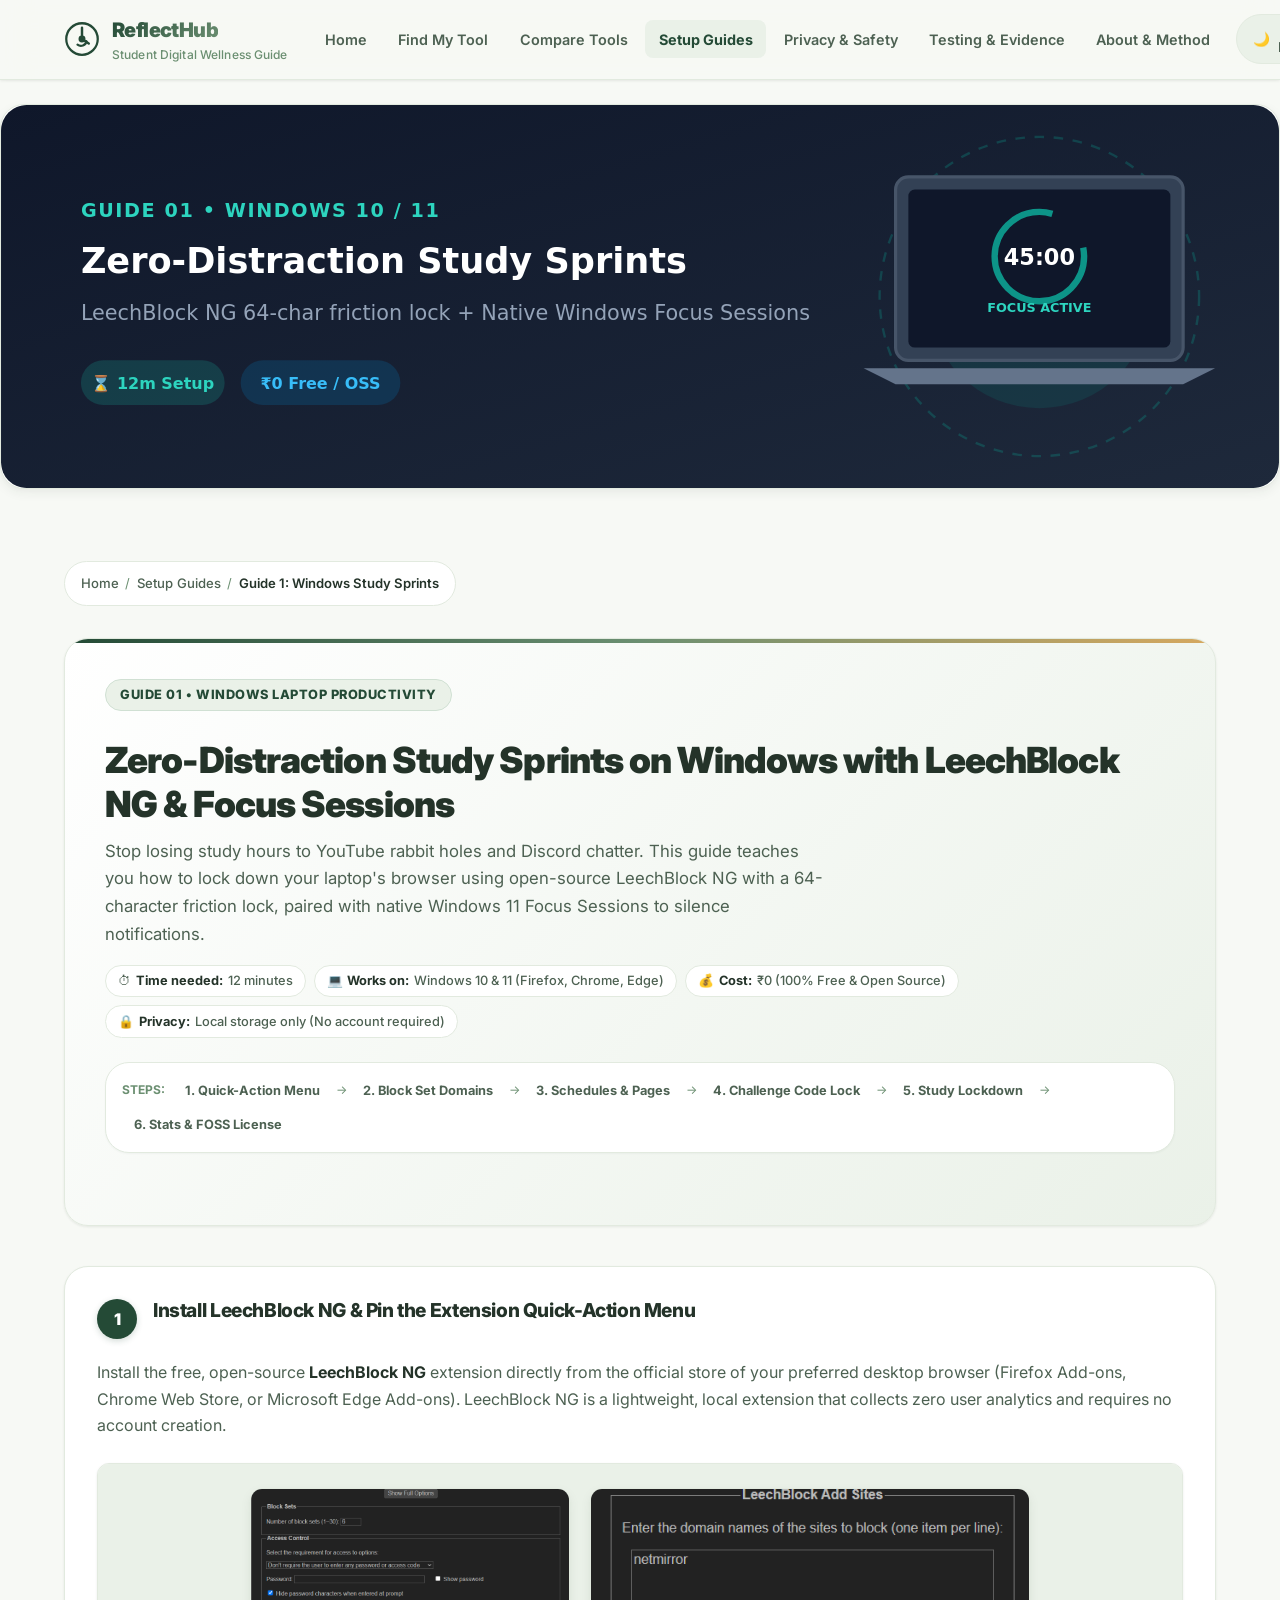
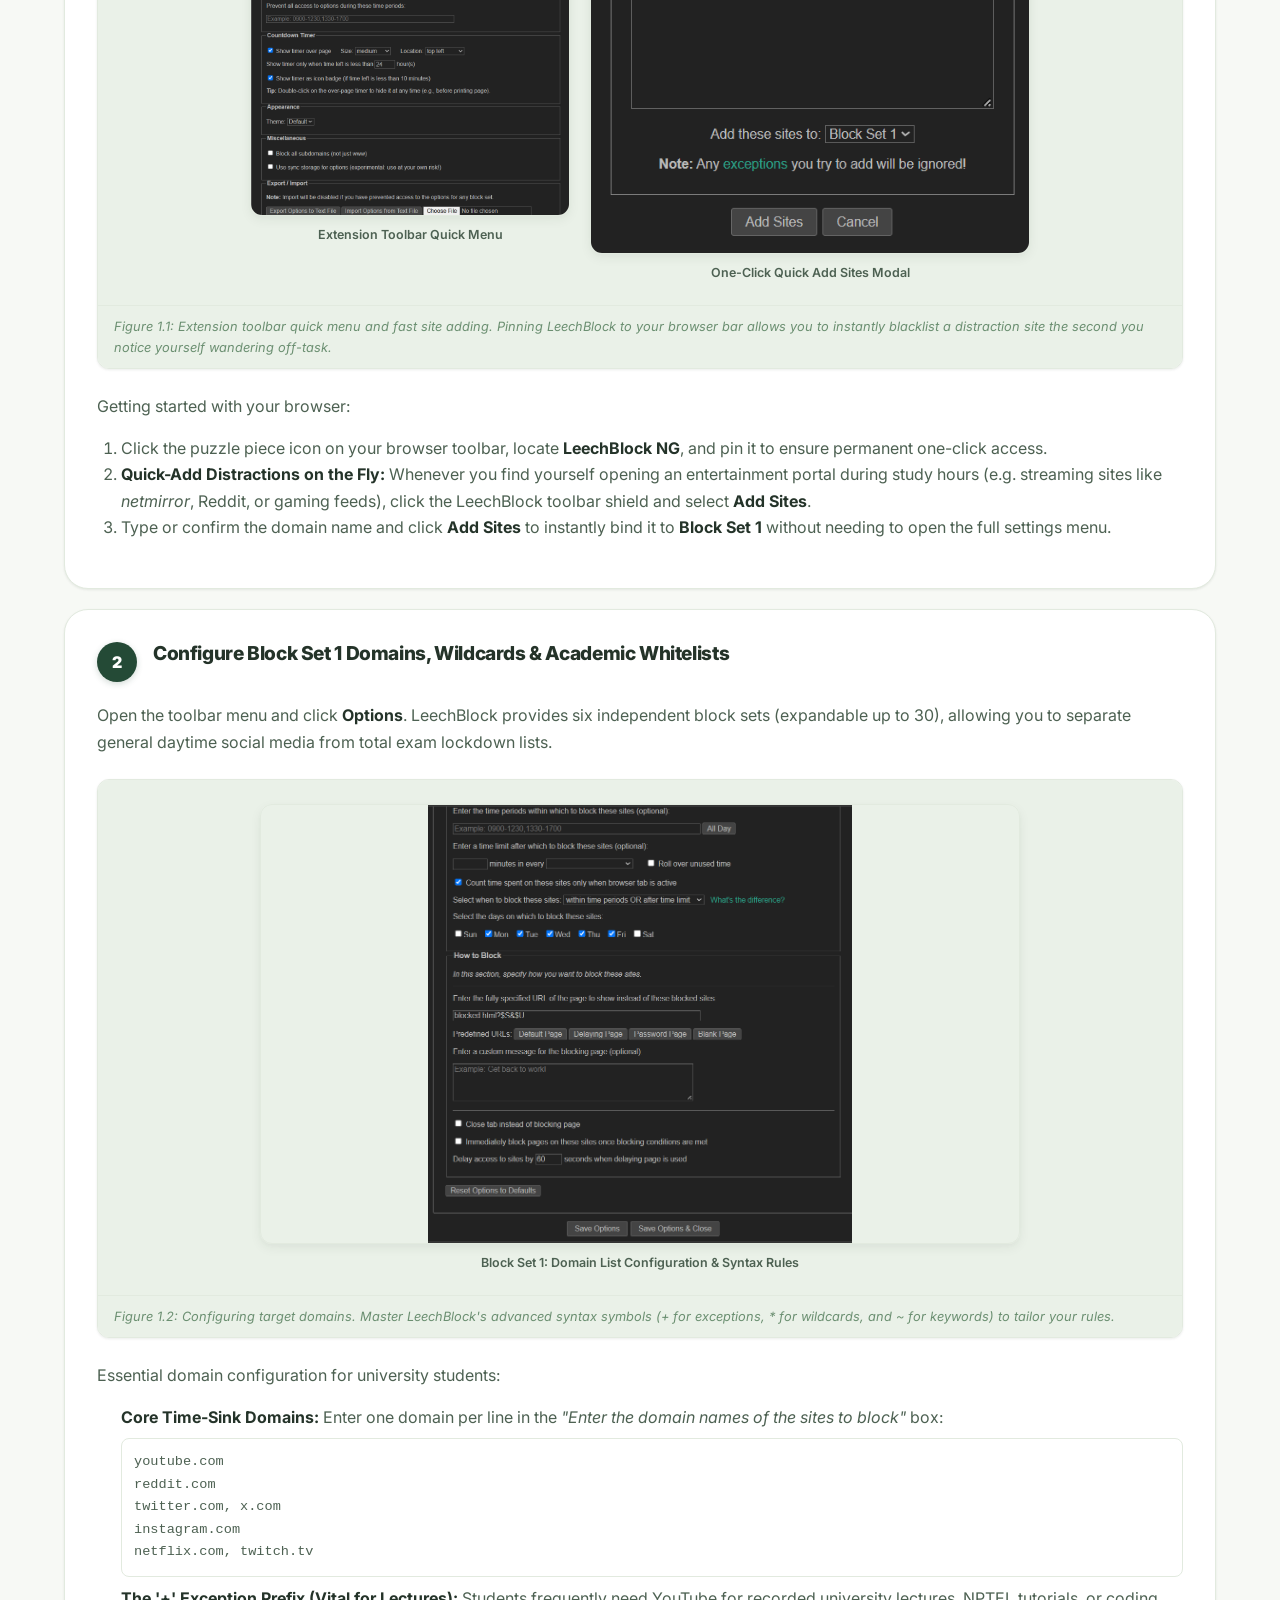
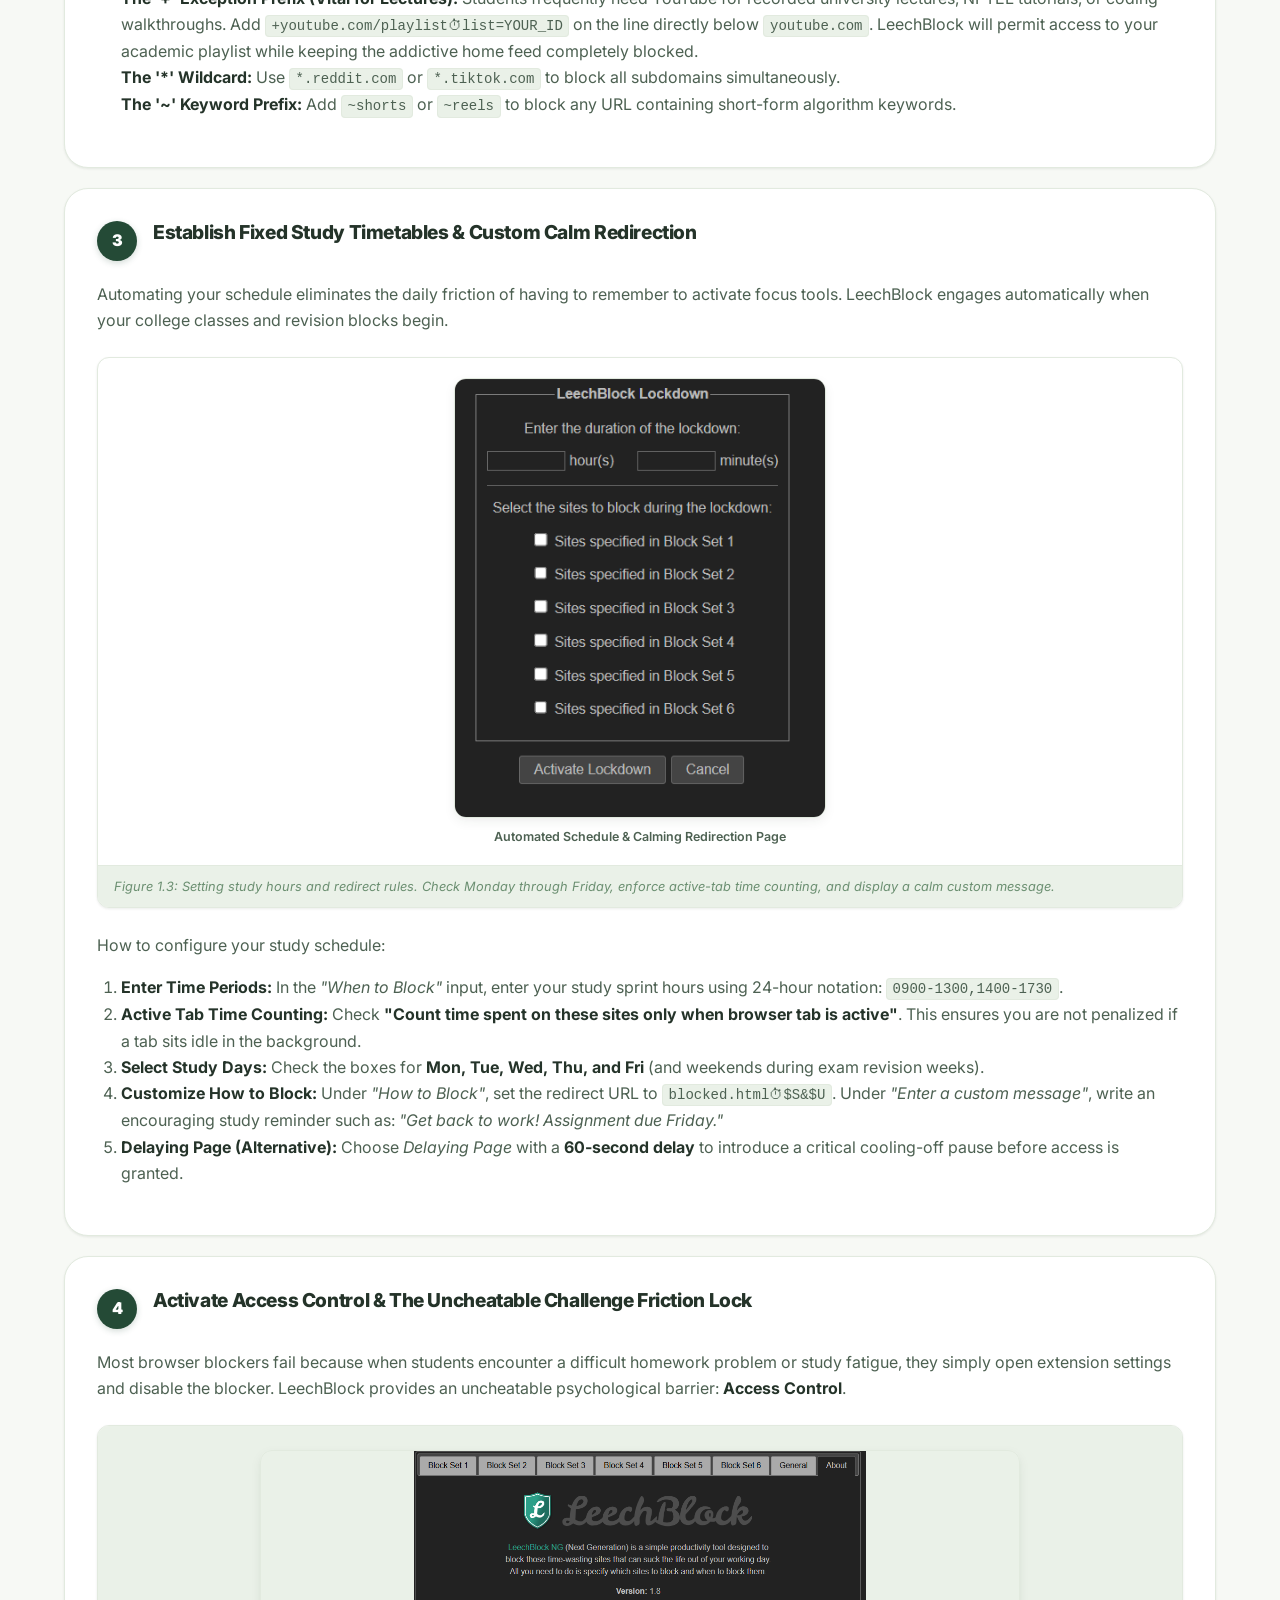
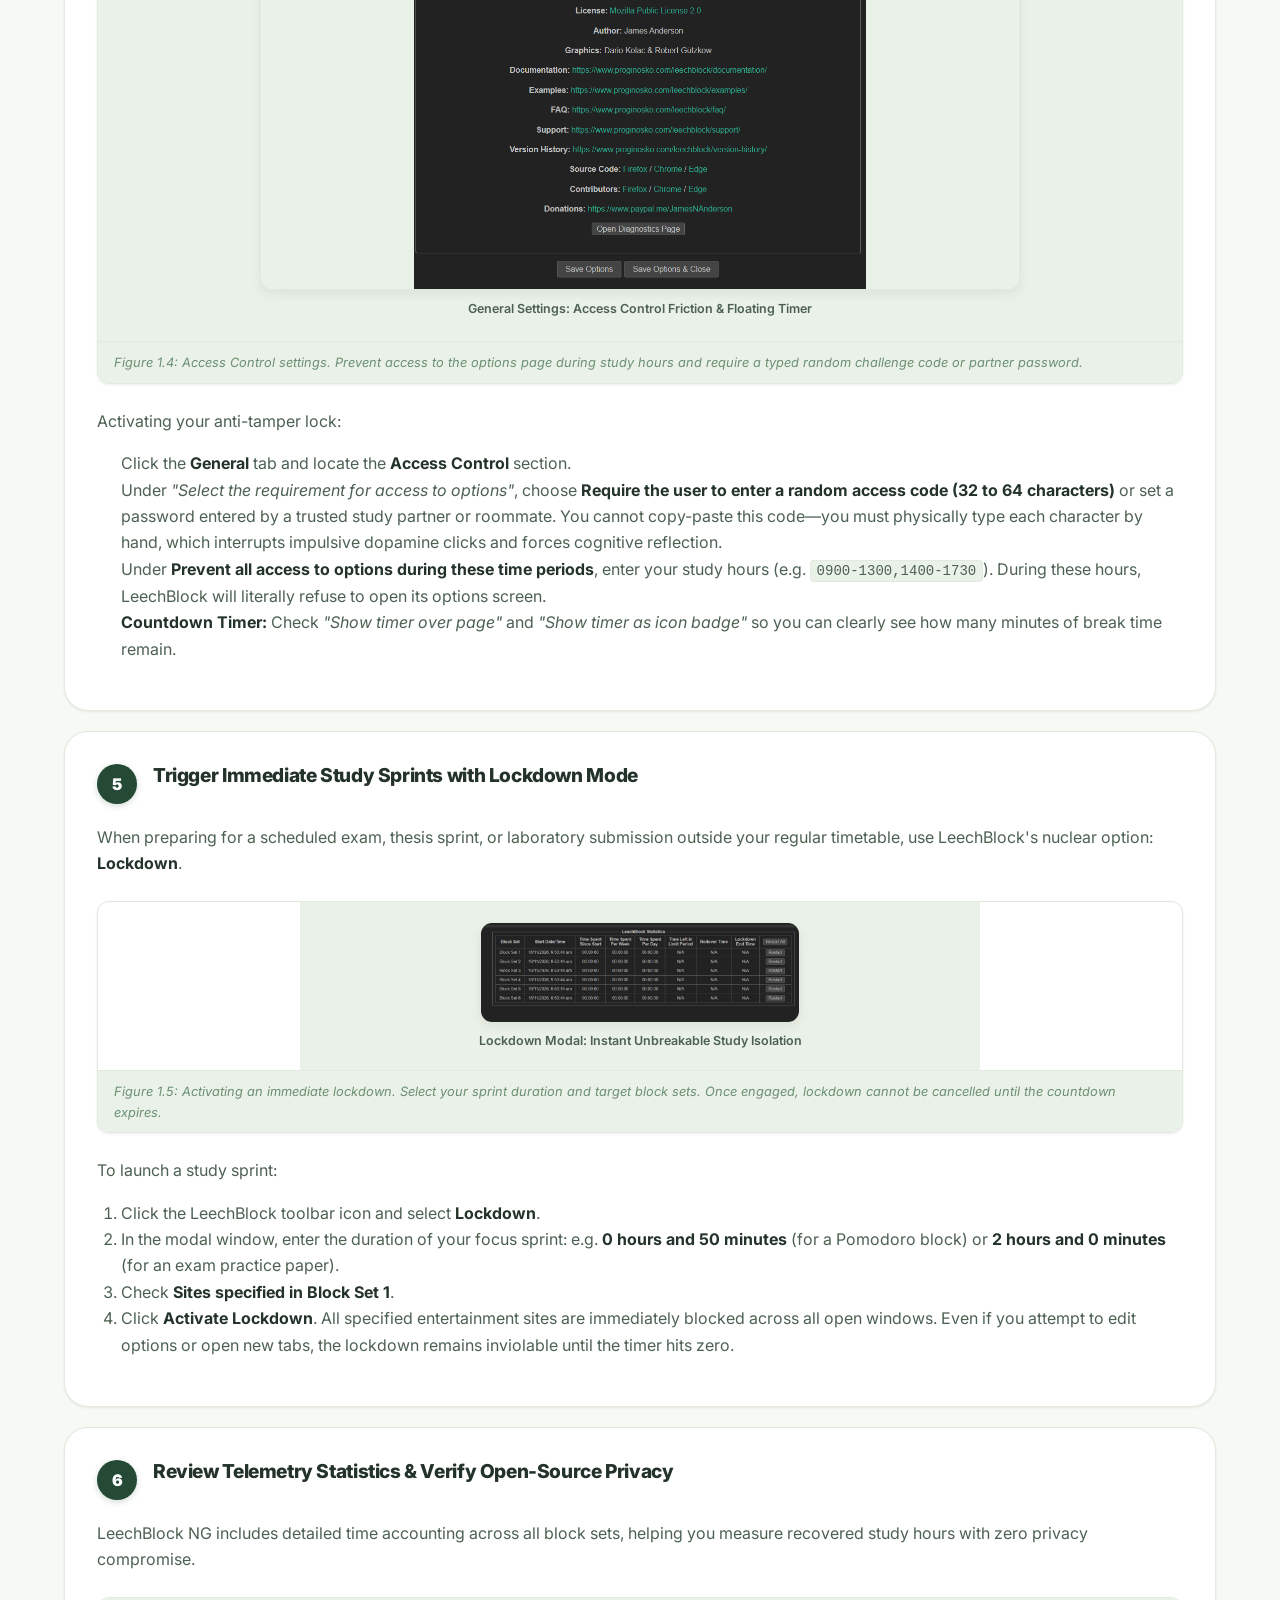
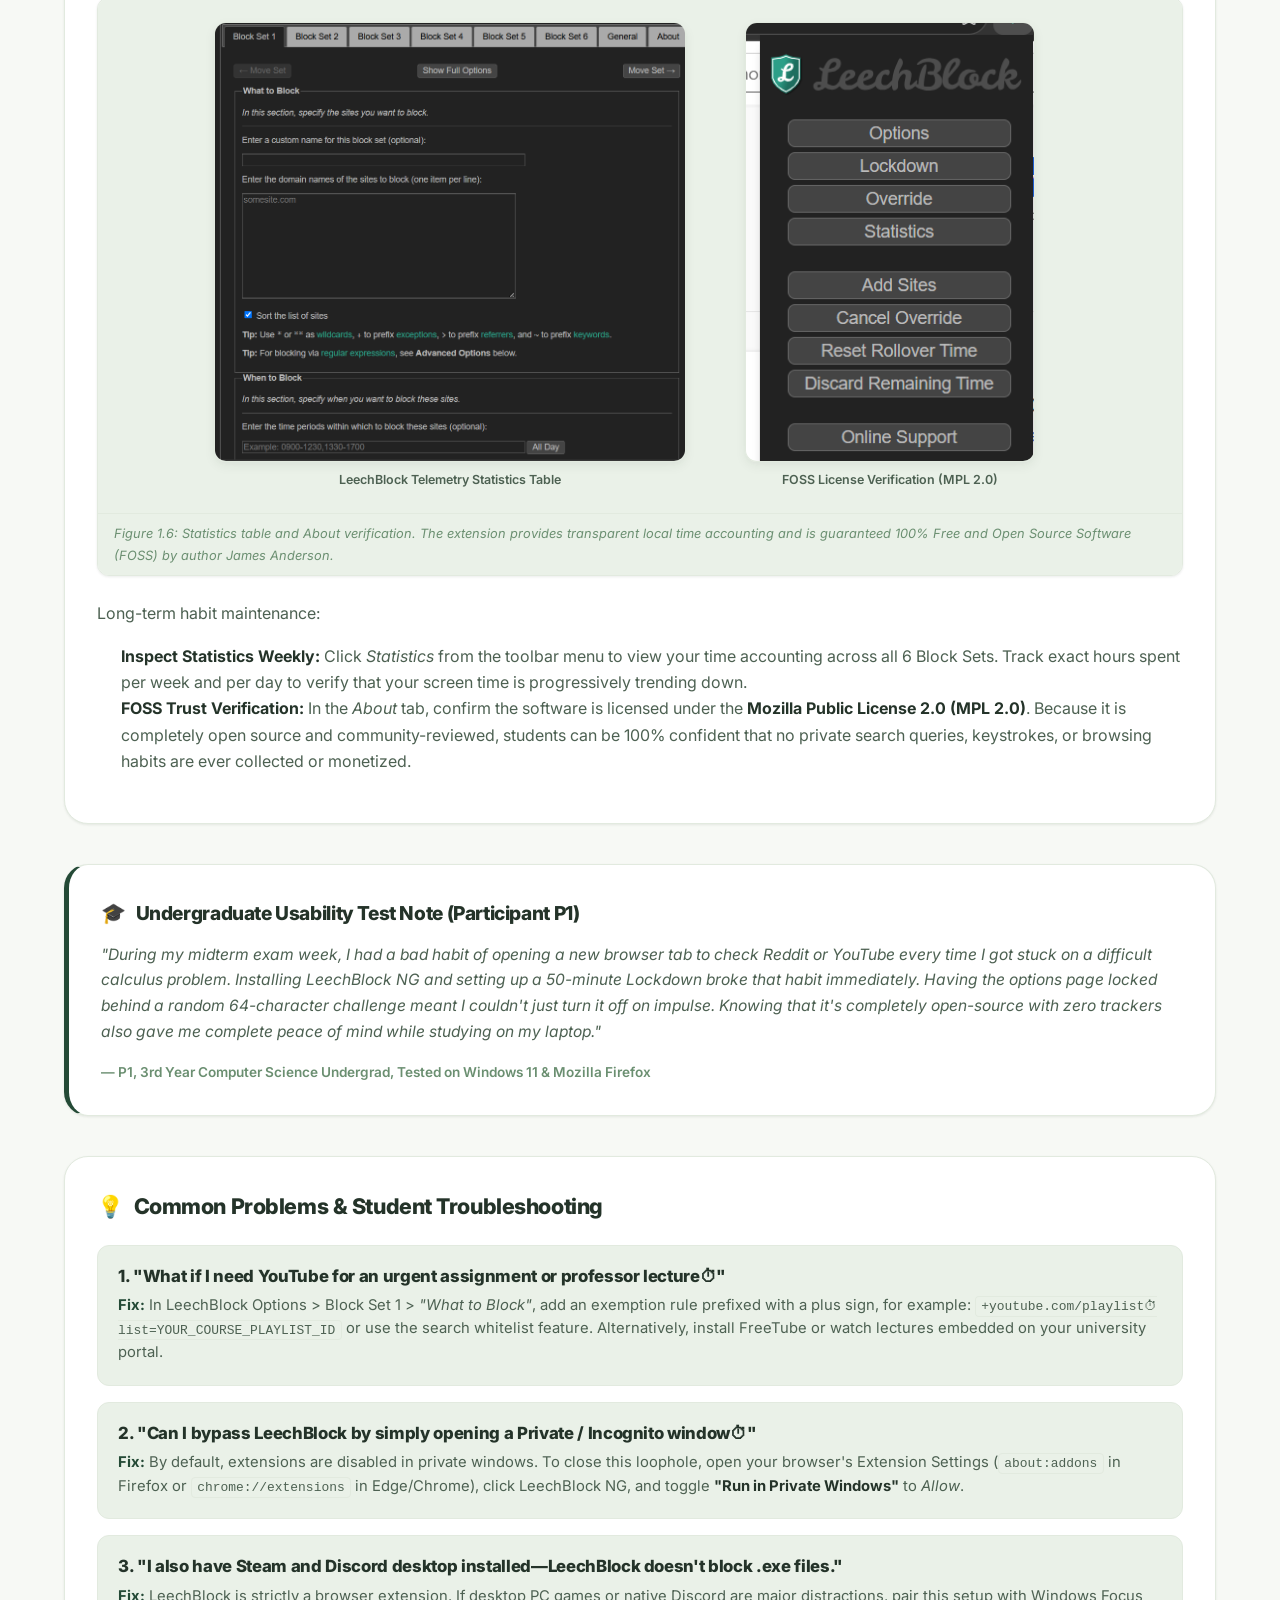
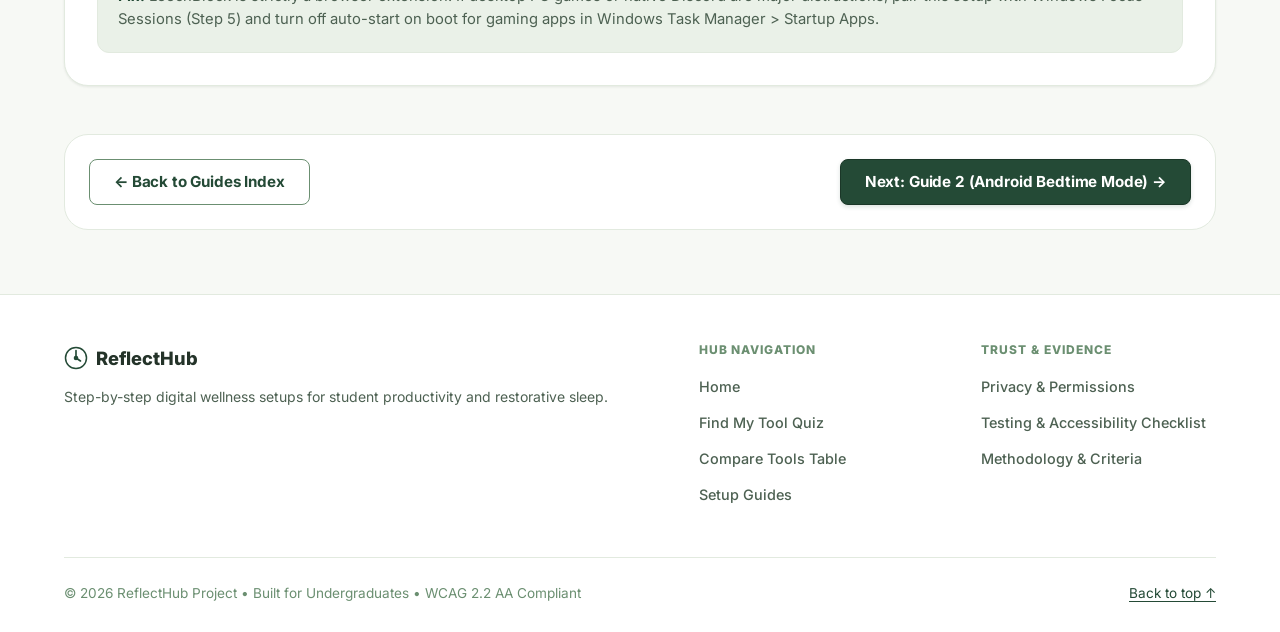
<file: guides/guide-1.html>
<!DOCTYPE html>
<html lang="en">
<head>
  <meta charset="UTF-8">
  <meta name="viewport" content="width=device-width, initial-scale=1.0">
  <meta name="description" content="Guide 1: Step-by-step tutorial to configure LeechBlock NG with 64-character uncheatable challenge lock and Windows 11 Focus Sessions for distraction-free study sprints.">
  <title>Guide 1: Zero-Distraction Study Sprints on Windows | ReflectHub</title>
  <link rel="stylesheet" href="../css/style.css?v=6">
</head>
<body>
  <!-- Scroll progress bar -->
  <div class="scroll-progress-bar" id="scroll-progress" aria-hidden="true"></div>

  <!-- Accessible Skip to Content Link -->
  <a href="#main-content" class="skip-link">Skip to main content</a>

  <!-- Shared Header -->
  <header class="site-header" role="banner">
    <div class="container header-inner">
      <a href="../index.html" class="brand-link" aria-label="ReflectHub Home">
        <svg class="brand-logo-icon" viewBox="0 0 32 32" fill="none" stroke="currentColor" stroke-width="2.2" stroke-linecap="round" stroke-linejoin="round" aria-hidden="true">
          <circle cx="16" cy="16" r="14" stroke="currentColor" stroke-width="2"/>
          <path d="M16 6v10l6 4" stroke="currentColor" stroke-width="2.2"/>
          <path d="M12 21a5 5 0 0 0 8-3" stroke="currentColor" stroke-width="2"/>
          <circle cx="16" cy="16" r="2" fill="currentColor"/>
        </svg>
        <div>
          <span class="brand-name">ReflectHub</span>
          <span class="brand-tagline">Student Digital Wellness Guide</span>
        </div>
      </a>

      <div class="nav-and-tools">
        <button type="button" class="mobile-nav-toggle" aria-expanded="false" aria-controls="primary-nav">
          <span aria-hidden="true">&#9776;</span>
          <span>Menu</span>
        </button>

        <nav id="primary-nav" class="site-nav" role="navigation" aria-label="Primary Navigation">
          <ul>
            <li><a href="../index.html" class="nav-link">Home</a></li>
            <li><a href="../find-my-tool.html" class="nav-link">Find My Tool</a></li>
            <li><a href="../compare.html" class="nav-link">Compare Tools</a></li>
            <li><a href="index.html" class="nav-link" aria-current="page">Setup Guides</a></li>
            <li><a href="../privacy-safety.html" class="nav-link">Privacy &amp; Safety</a></li>
            <li><a href="../testing.html" class="nav-link">Testing &amp; Evidence</a></li>
            <li><a href="../about.html" class="nav-link">About &amp; Method</a></li>
          </ul>
        </nav>

        <button type="button" class="theme-toggle-btn" aria-pressed="false" aria-label="Switch to dark theme">
          <span aria-hidden="true">🌙</span>
          <span>Dark Mode</span>
        </button>
      </div>
    </div>
  </header>
      <!-- Dedicated Digital Wellness Hero Banner -->
      <div class="guide-hero-banner-wrap reveal-scale" aria-hidden="true">
        <img src="../images/wellness-guide1-banner.svg?v=6" alt="Zero-distraction study sprints on Windows with LeechBlock NG and focus sessions" class="guide-hero-banner-img" width="800" height="240" loading="eager">
      </div>


  <!-- Main Content -->
  <main id="main-content" role="main">
    <div class="container">
      
      <!-- Breadcrumb -->
      <nav aria-label="Breadcrumb">
        <ol class="breadcrumb">
          <li><a href="../index.html">Home</a></li>
          <li class="breadcrumb-sep" aria-hidden="true">/</li>
          <li><a href="index.html">Setup Guides</a></li>
          <li class="breadcrumb-sep" aria-hidden="true">/</li>
          <li aria-current="page" style="font-weight: 600; color: var(--text-primary);">Guide 1: Windows Study Sprints</li>
        </ol>
      </nav>

      <!-- Guide Header & Meta -->
      <header class="guide-header">
        <span class="hero-eyebrow">Guide 01 &bull; Windows Laptop Productivity</span>
        <h1>Zero-Distraction Study Sprints on Windows with LeechBlock NG &amp; Focus Sessions</h1>
        <p class="lead">
          Stop losing study hours to YouTube rabbit holes and Discord chatter. This guide teaches you how to lock down your laptop's browser using open-source LeechBlock NG with a 64-character friction lock, paired with native Windows 11 Focus Sessions to silence notifications.
        </p>

        <div class="guide-meta">
          <span class="guide-meta-pill">⏱ <strong>Time needed:</strong> 12 minutes</span>
          <span class="guide-meta-pill">💻 <strong>Works on:</strong> Windows 10 &amp; 11 (Firefox, Chrome, Edge)</span>
          <span class="guide-meta-pill">💰 <strong>Cost:</strong> ₹0 (100% Free &amp; Open Source)</span>
          <span class="guide-meta-pill">🔒 <strong>Privacy:</strong> Local storage only (No account required)</span>
        </div>

        <!-- Visual Step Roadmap Navigation -->
        <nav class="guide-stepper" aria-label="Quick jump to guide steps">
          <span style="font-size: 0.75rem; font-weight: 700; color: var(--text-tertiary); text-transform: uppercase; margin-right: 0.25rem;">Steps:</span>
          <a href="#step-1" class="stepper-item">1. Quick-Action Menu</a>
          <span class="stepper-sep" aria-hidden="true">&rarr;</span>
          <a href="#step-2" class="stepper-item">2. Block Set Domains</a>
          <span class="stepper-sep" aria-hidden="true">&rarr;</span>
          <a href="#step-3" class="stepper-item">3. Schedules &amp; Pages</a>
          <span class="stepper-sep" aria-hidden="true">&rarr;</span>
          <a href="#step-4" class="stepper-item">4. Challenge Code Lock</a>
          <span class="stepper-sep" aria-hidden="true">&rarr;</span>
          <a href="#step-5" class="stepper-item">5. Study Lockdown</a>
          <span class="stepper-sep" aria-hidden="true">&rarr;</span>
          <a href="#step-6" class="stepper-item">6. Stats &amp; FOSS License</a>
        </nav>
      </header>

      <!-- Step-by-Step Instructions -->
      <section aria-label="Step-by-step setup walkthrough">
        
        <!-- Step 1 -->
        <article class="step-card" id="step-1">
          <div class="step-card-header">
            <span class="step-num" aria-hidden="true">1</span>
            <h2 class="step-title">Install LeechBlock NG &amp; Pin the Extension Quick-Action Menu</h2>
          </div>
          <p>
            Install the free, open-source <strong>LeechBlock NG</strong> extension directly from the official store of your preferred desktop browser (Firefox Add-ons, Chrome Web Store, or Microsoft Edge Add-ons). LeechBlock NG is a lightweight, local extension that collects zero user analytics and requires no account creation.
          </p>
          
          <div class="step-img-showcase">
            <div class="step-img-gallery">
              <div class="step-phone-frame" style="max-width: 320px;">
                <img src="../images/leechblock-step1-toolbar-menu.png" alt="LeechBlock NG toolbar quick action menu showing Options, Lockdown, Statistics, and Add Sites" width="882" height="906" loading="eager">
                <div class="step-phone-caption">Extension Toolbar Quick Menu</div>
              </div>
              <div class="step-desktop-frame" style="max-width: 440px;">
                <img src="../images/leechblock-step1b-quick-add-sites.png" alt="LeechBlock Add Sites quick popup dialog entering netmirror domain into Block Set 1" width="513" height="427" loading="lazy">
                <div class="step-phone-caption">One-Click Quick Add Sites Modal</div>
              </div>
            </div>
            <div class="step-caption">
              Figure 1.1: Extension toolbar quick menu and fast site adding. Pinning LeechBlock to your browser bar allows you to instantly blacklist a distraction site the second you notice yourself wandering off-task.
            </div>
          </div>

          <p>
            Getting started with your browser:
          </p>
          <ol style="padding-left: 1.5rem; margin-bottom: 1rem; color: var(--text-secondary); line-height: 1.65;">
            <li>Click the puzzle piece icon on your browser toolbar, locate <strong>LeechBlock NG</strong>, and pin it to ensure permanent one-click access.</li>
            <li><strong>Quick-Add Distractions on the Fly:</strong> Whenever you find yourself opening an entertainment portal during study hours (e.g. streaming sites like <em>netmirror</em>, Reddit, or gaming feeds), click the LeechBlock toolbar shield and select <strong>Add Sites</strong>.</li>
            <li>Type or confirm the domain name and click <strong>Add Sites</strong> to instantly bind it to <strong>Block Set 1</strong> without needing to open the full settings menu.</li>
          </ol>
        </article>

        <!-- Step 2 -->
        <article class="step-card" id="step-2">
          <div class="step-card-header">
            <span class="step-num" aria-hidden="true">2</span>
            <h2 class="step-title">Configure Block Set 1 Domains, Wildcards &amp; Academic Whitelists</h2>
          </div>
          <p>
            Open the toolbar menu and click <strong>Options</strong>. LeechBlock provides six independent block sets (expandable up to 30), allowing you to separate general daytime social media from total exam lockdown lists.
          </p>

          <div class="step-img-showcase">
            <div class="step-img-wide-frame">
              <img src="../images/leechblock-step2-blockset-domains.png" alt="LeechBlock Options screen showing Block Set 1 What to Block domain list textarea and When to Block time periods" width="892" height="921" loading="lazy">
              <div class="step-phone-caption" style="max-width: 680px;">Block Set 1: Domain List Configuration &amp; Syntax Rules</div>
            </div>
            <div class="step-caption">
              Figure 1.2: Configuring target domains. Master LeechBlock's advanced syntax symbols (+ for exceptions, * for wildcards, and ~ for keywords) to tailor your rules.
            </div>
          </div>

          <p>
            Essential domain configuration for university students:
          </p>
          <ul style="padding-left: 1.5rem; margin-bottom: 1rem; color: var(--text-secondary); line-height: 1.65;">
            <li><strong>Core Time-Sink Domains:</strong> Enter one domain per line in the <em>"Enter the domain names of the sites to block"</em> box:
              <pre style="background: var(--bg-surface); padding: 0.75rem; border-radius: var(--r-sm); border: 1px solid var(--border-weak); font-family: var(--font-mono); font-size: 0.85rem; margin: 0.5rem 0;">youtube.com
reddit.com
twitter.com, x.com
instagram.com
netflix.com, twitch.tv</pre>
            </li>
            <li><strong>The '+' Exception Prefix (Vital for Lectures):</strong> Students frequently need YouTube for recorded university lectures, NPTEL tutorials, or coding walkthroughs. Add <code>+youtube.com/playlist&#9201;list=YOUR_ID</code> on the line directly below <code>youtube.com</code>. LeechBlock will permit access to your academic playlist while keeping the addictive home feed completely blocked.</li>
            <li><strong>The '*' Wildcard:</strong> Use <code>*.reddit.com</code> or <code>*.tiktok.com</code> to block all subdomains simultaneously.</li>
            <li><strong>The '~' Keyword Prefix:</strong> Add <code>~shorts</code> or <code>~reels</code> to block any URL containing short-form algorithm keywords.</li>
          </ul>
        </article>

        <!-- Step 3 -->
        <article class="step-card" id="step-3">
          <div class="step-card-header">
            <span class="step-num" aria-hidden="true">3</span>
            <h2 class="step-title">Establish Fixed Study Timetables &amp; Custom Calm Redirection</h2>
          </div>
          <p>
            Automating your schedule eliminates the daily friction of having to remember to activate focus tools. LeechBlock engages automatically when your college classes and revision blocks begin.
          </p>

          <div class="step-img-showcase">
            <div class="step-desktop-frame" style="max-width: 520px; margin: 0 auto; padding: 1.25rem;">
              <img src="../images/leechblock-step3-schedule-blocking-page.png" alt="LeechBlock scheduling options showing Monday to Friday days, active tab counting, blocked.html redirection, and custom message" width="416" height="492" loading="lazy">
              <div class="step-phone-caption">Automated Schedule &amp; Calming Redirection Page</div>
            </div>
            <div class="step-caption">
              Figure 1.3: Setting study hours and redirect rules. Check Monday through Friday, enforce active-tab time counting, and display a calm custom message.
            </div>
          </div>

          <p>
            How to configure your study schedule:
          </p>
          <ol style="padding-left: 1.5rem; margin-bottom: 1rem; color: var(--text-secondary); line-height: 1.65;">
            <li><strong>Enter Time Periods:</strong> In the <em>"When to Block"</em> input, enter your study sprint hours using 24-hour notation: <code>0900-1300,1400-1730</code>.</li>
            <li><strong>Active Tab Time Counting:</strong> Check <strong>"Count time spent on these sites only when browser tab is active"</strong>. This ensures you are not penalized if a tab sits idle in the background.</li>
            <li><strong>Select Study Days:</strong> Check the boxes for <strong>Mon, Tue, Wed, Thu, and Fri</strong> (and weekends during exam revision weeks).</li>
            <li><strong>Customize How to Block:</strong> Under <em>"How to Block"</em>, set the redirect URL to <code>blocked.html&#9201;$S&amp;$U</code>. Under <em>"Enter a custom message"</em>, write an encouraging study reminder such as: <em>"Get back to work! Assignment due Friday."</em></li>
            <li><strong>Delaying Page (Alternative):</strong> Choose <em>Delaying Page</em> with a <strong>60-second delay</strong> to introduce a critical cooling-off pause before access is granted.</li>
          </ol>
        </article>

        <!-- Step 4 -->
        <article class="step-card" id="step-4">
          <div class="step-card-header">
            <span class="step-num" aria-hidden="true">4</span>
            <h2 class="step-title">Activate Access Control &amp; The Uncheatable Challenge Friction Lock</h2>
          </div>
          <p>
            Most browser blockers fail because when students encounter a difficult homework problem or study fatigue, they simply open extension settings and disable the blocker. LeechBlock provides an uncheatable psychological barrier: <strong>Access Control</strong>.
          </p>

          <div class="step-img-showcase">
            <div class="step-img-wide-frame">
              <img src="../images/leechblock-step4-access-control-lock.png" alt="LeechBlock General options showing Access Control options, password requirement, time lockout periods, and over-page countdown timer" width="898" height="871" loading="lazy">
              <div class="step-phone-caption" style="max-width: 680px;">General Settings: Access Control Friction &amp; Floating Timer</div>
            </div>
            <div class="step-caption">
              Figure 1.4: Access Control settings. Prevent access to the options page during study hours and require a typed random challenge code or partner password.
            </div>
          </div>

          <p>
            Activating your anti-tamper lock:
          </p>
          <ul style="padding-left: 1.5rem; margin-bottom: 1rem; color: var(--text-secondary); line-height: 1.65;">
            <li>Click the <strong>General</strong> tab and locate the <strong>Access Control</strong> section.</li>
            <li>Under <em>"Select the requirement for access to options"</em>, choose <strong>Require the user to enter a random access code (32 to 64 characters)</strong> or set a password entered by a trusted study partner or roommate. You cannot copy-paste this code&mdash;you must physically type each character by hand, which interrupts impulsive dopamine clicks and forces cognitive reflection.</li>
            <li>Under <strong>Prevent all access to options during these time periods</strong>, enter your study hours (e.g. <code>0900-1300,1400-1730</code>). During these hours, LeechBlock will literally refuse to open its options screen.</li>
            <li><strong>Countdown Timer:</strong> Check <em>"Show timer over page"</em> and <em>"Show timer as icon badge"</em> so you can clearly see how many minutes of break time remain.</li>
          </ul>
        </article>

        <!-- Step 5 -->
        <article class="step-card" id="step-5">
          <div class="step-card-header">
            <span class="step-num" aria-hidden="true">5</span>
            <h2 class="step-title">Trigger Immediate Study Sprints with Lockdown Mode</h2>
          </div>
          <p>
            When preparing for a scheduled exam, thesis sprint, or laboratory submission outside your regular timetable, use LeechBlock's nuclear option: <strong>Lockdown</strong>.
          </p>

          <div class="step-img-showcase">
            <div class="step-img-single-frame" style="max-width: 680px; margin: 0 auto; padding: 1.25rem;">
              <img src="../images/leechblock-step5-lockdown-sprint.png" alt="LeechBlock Lockdown modal entering duration in hours and minutes to block selected block sets" width="1024" height="319" loading="lazy">
              <div class="step-phone-caption">Lockdown Modal: Instant Unbreakable Study Isolation</div>
            </div>
            <div class="step-caption">
              Figure 1.5: Activating an immediate lockdown. Select your sprint duration and target block sets. Once engaged, lockdown cannot be cancelled until the countdown expires.
            </div>
          </div>

          <p>
            To launch a study sprint:
          </p>
          <ol style="padding-left: 1.5rem; margin-bottom: 1rem; color: var(--text-secondary); line-height: 1.65;">
            <li>Click the LeechBlock toolbar icon and select <strong>Lockdown</strong>.</li>
            <li>In the modal window, enter the duration of your focus sprint: e.g. <strong>0 hours and 50 minutes</strong> (for a Pomodoro block) or <strong>2 hours and 0 minutes</strong> (for an exam practice paper).</li>
            <li>Check <strong>Sites specified in Block Set 1</strong>.</li>
            <li>Click <strong>Activate Lockdown</strong>. All specified entertainment sites are immediately blocked across all open windows. Even if you attempt to edit options or open new tabs, the lockdown remains inviolable until the timer hits zero.</li>
          </ol>
        </article>

        <!-- Step 6 -->
        <article class="step-card" id="step-6">
          <div class="step-card-header">
            <span class="step-num" aria-hidden="true">6</span>
            <h2 class="step-title">Review Telemetry Statistics &amp; Verify Open-Source Privacy</h2>
          </div>
          <p>
            LeechBlock NG includes detailed time accounting across all block sets, helping you measure recovered study hours with zero privacy compromise.
          </p>

          <div class="step-img-showcase">
            <div class="step-img-gallery">
              <div class="step-desktop-frame" style="max-width: 480px;">
                <img src="../images/leechblock-step6-statistics-telemetry.png" alt="LeechBlock Statistics table tracking Block Sets 1 to 6 time spent per week, per day, and lockdown end times" width="972" height="905" loading="lazy">
                <div class="step-phone-caption">LeechBlock Telemetry Statistics Table</div>
              </div>
              <div class="step-desktop-frame" style="max-width: 360px;">
                <img src="../images/leechblock-step6b-about-foss-license.png" alt="LeechBlock About screen confirming Mozilla Public License 2.0 open-source status and version 1.8" width="290" height="441" loading="lazy">
                <div class="step-phone-caption">FOSS License Verification (MPL 2.0)</div>
              </div>
            </div>
            <div class="step-caption">
              Figure 1.6: Statistics table and About verification. The extension provides transparent local time accounting and is guaranteed 100% Free and Open Source Software (FOSS) by author James Anderson.
            </div>
          </div>

          <p>
            Long-term habit maintenance:
          </p>
          <ul style="padding-left: 1.5rem; margin-bottom: 1rem; color: var(--text-secondary); line-height: 1.65;">
            <li><strong>Inspect Statistics Weekly:</strong> Click <em>Statistics</em> from the toolbar menu to view your time accounting across all 6 Block Sets. Track exact hours spent per week and per day to verify that your screen time is progressively trending down.</li>
            <li><strong>FOSS Trust Verification:</strong> In the <em>About</em> tab, confirm the software is licensed under the <strong>Mozilla Public License 2.0 (MPL 2.0)</strong>. Because it is completely open source and community-reviewed, students can be 100% confident that no private search queries, keystrokes, or browsing habits are ever collected or monetized.</li>
          </ul>
        </article>

      </section>

      <!-- Student Usability Case Note -->
      <section class="card" aria-labelledby="testimonial-title" style="margin-top: 2.5rem; background: var(--bg-surface); border: 1px solid var(--border-weak); border-left: 5px solid var(--accent); border-radius: var(--r-xl); padding: 2rem; box-shadow: var(--shadow-sm);">
        <div style="display: flex; align-items: center; gap: 0.6rem; margin-bottom: 0.75rem;">
          <span style="font-size: 1.25rem;" aria-hidden="true">&#127891;</span>
          <h2 id="testimonial-title" style="font-size: 1.2rem; margin: 0; color: var(--text-primary);">
            Undergraduate Usability Test Note (Participant P1)
          </h2>
        </div>
        <blockquote style="margin: 0 0 1rem 0; font-size: 0.975rem; color: var(--text-secondary); line-height: 1.65; font-style: italic;">
          "During my midterm exam week, I had a bad habit of opening a new browser tab to check Reddit or YouTube every time I got stuck on a difficult calculus problem. Installing LeechBlock NG and setting up a 50-minute Lockdown broke that habit immediately. Having the options page locked behind a random 64-character challenge meant I couldn't just turn it off on impulse. Knowing that it's completely open-source with zero trackers also gave me complete peace of mind while studying on my laptop."
        </blockquote>
        <div style="font-size: 0.85rem; font-weight: 600; color: var(--text-tertiary);">
          &mdash; P1, 3rd Year Computer Science Undergrad, Tested on Windows 11 &amp; Mozilla Firefox
        </div>
      </section>

      <!-- Common Problems Section -->
      <section class="card" aria-labelledby="problems-title" style="margin-top: 2.5rem; background: var(--bg-surface); border: 1px solid var(--border-weak); border-radius: var(--r-xl); padding: 2rem; box-shadow: var(--shadow-sm);">
        <div style="display: flex; align-items: center; gap: 0.6rem; margin-bottom: 1.25rem;">
          <span style="font-size: 1.35rem;" aria-hidden="true">💡</span>
          <h2 id="problems-title" style="font-size: 1.35rem; margin: 0; color: var(--text-primary);">
            Common Problems &amp; Student Troubleshooting
          </h2>
        </div>

        <div style="display: flex; flex-direction: column; gap: 1rem;">
          <div style="background: var(--bg-elevated); padding: 1.25rem; border-radius: var(--r-md); border: 1px solid var(--border-weak);">
            <h3 style="font-size: 1.05rem; margin: 0 0 0.5rem 0; color: var(--text-primary);">
              1. "What if I need YouTube for an urgent assignment or professor lecture&#9201;"
            </h3>
            <p style="font-size: 0.925rem; margin: 0; color: var(--text-secondary); line-height: 1.6;">
              <strong style="color: var(--accent);">Fix:</strong> In LeechBlock Options &gt; Block Set 1 &gt; <em>"What to Block"</em>, add an exemption rule prefixed with a plus sign, for example: <code>+youtube.com/playlist&#9201;list=YOUR_COURSE_PLAYLIST_ID</code> or use the search whitelist feature. Alternatively, install FreeTube or watch lectures embedded on your university portal.
            </p>
          </div>

          <div style="background: var(--bg-elevated); padding: 1.25rem; border-radius: var(--r-md); border: 1px solid var(--border-weak);">
            <h3 style="font-size: 1.05rem; margin: 0 0 0.5rem 0; color: var(--text-primary);">
              2. "Can I bypass LeechBlock by simply opening a Private / Incognito window&#9201;"
            </h3>
            <p style="font-size: 0.925rem; margin: 0; color: var(--text-secondary); line-height: 1.6;">
              <strong style="color: var(--accent);">Fix:</strong> By default, extensions are disabled in private windows. To close this loophole, open your browser's Extension Settings (<code>about:addons</code> in Firefox or <code>chrome://extensions</code> in Edge/Chrome), click LeechBlock NG, and toggle <strong>"Run in Private Windows"</strong> to <em>Allow</em>.
            </p>
          </div>

          <div style="background: var(--bg-elevated); padding: 1.25rem; border-radius: var(--r-md); border: 1px solid var(--border-weak);">
            <h3 style="font-size: 1.05rem; margin: 0 0 0.5rem 0; color: var(--text-primary);">
              3. "I also have Steam and Discord desktop installed—LeechBlock doesn't block .exe files."
            </h3>
            <p style="font-size: 0.925rem; margin: 0; color: var(--text-secondary); line-height: 1.6;">
              <strong style="color: var(--accent);">Fix:</strong> LeechBlock is strictly a browser extension. If desktop PC games or native Discord are major distractions, pair this setup with Windows Focus Sessions (Step 5) and turn off auto-start on boot for gaming apps in Windows Task Manager &gt; Startup Apps.
            </p>
          </div>
        </div>
      </section>

      <!-- Navigation Buttons -->
      <nav class="guide-nav" aria-label="Setup guide progression">
        <a href="index.html" class="btn btn-secondary">
          &larr; Back to Guides Index
        </a>
        <a href="guide-2.html" class="btn btn-primary">
          Next: Guide 2 (Android Bedtime Mode) &rarr;
        </a>
      </nav>

    </div>
  </main>

  <!-- Shared Footer -->
  <footer class="site-footer" role="contentinfo">
    <div class="container">
      <div class="footer-grid">
        <div>
          <div style="display: flex; align-items: center; gap: 0.5rem; margin-bottom: 0.75rem;">
            <svg style="width: 24px; height: 24px; color: var(--accent);" viewBox="0 0 32 32" fill="none" stroke="currentColor" stroke-width="2.2" stroke-linecap="round" stroke-linejoin="round" aria-hidden="true">
              <circle cx="16" cy="16" r="14" stroke="currentColor" stroke-width="2"/>
              <path d="M16 6v10l6 4" stroke="currentColor" stroke-width="2.2"/>
              <circle cx="16" cy="16" r="2" fill="currentColor"/>
            </svg>
            <span style="font-weight: 800; font-size: 1.15rem; color: var(--text-primary);">ReflectHub</span>
          </div>
          <p style="font-size: 0.875rem; margin-bottom: 1rem;">
            Step-by-step digital wellness setups for student productivity and restorative sleep.
          </p>
        </div>

        <div>
          <h2 class="footer-heading">Hub Navigation</h2>
          <ul class="footer-links">
            <li><a href="../index.html">Home</a></li>
            <li><a href="../find-my-tool.html">Find My Tool Quiz</a></li>
            <li><a href="../compare.html">Compare Tools Table</a></li>
            <li><a href="index.html">Setup Guides</a></li>
          </ul>
        </div>

        <div>
          <h2 class="footer-heading">Trust &amp; Evidence</h2>
          <ul class="footer-links">
            <li><a href="../privacy-safety.html">Privacy &amp; Permissions</a></li>
            <li><a href="../testing.html">Testing &amp; Accessibility Checklist</a></li>
            <li><a href="../about.html">Methodology &amp; Criteria</a></li>
          </ul>
        </div>
      </div>

      <div class="footer-bottom">
        <div>
          &copy; 2026 ReflectHub Project &bull; Built for Undergraduates &bull; WCAG 2.2 AA Compliant
        </div>
        <div>
          <a href="#main-content">Back to top &uarr;</a>
        </div>
      </div>
    </div>
  </footer>

  <script src="../js/main.js?v=6"></script>

  <!-- Back to top button -->
  <button class="back-to-top" id="back-to-top" aria-label="Scroll back to top">
    <svg viewBox="0 0 24 24" fill="none" stroke="currentColor" stroke-width="2.5" stroke-linecap="round" aria-hidden="true"><polyline points="18 15 12 9 6 15"/></svg>
  </button>
</body>
</html>
</file>
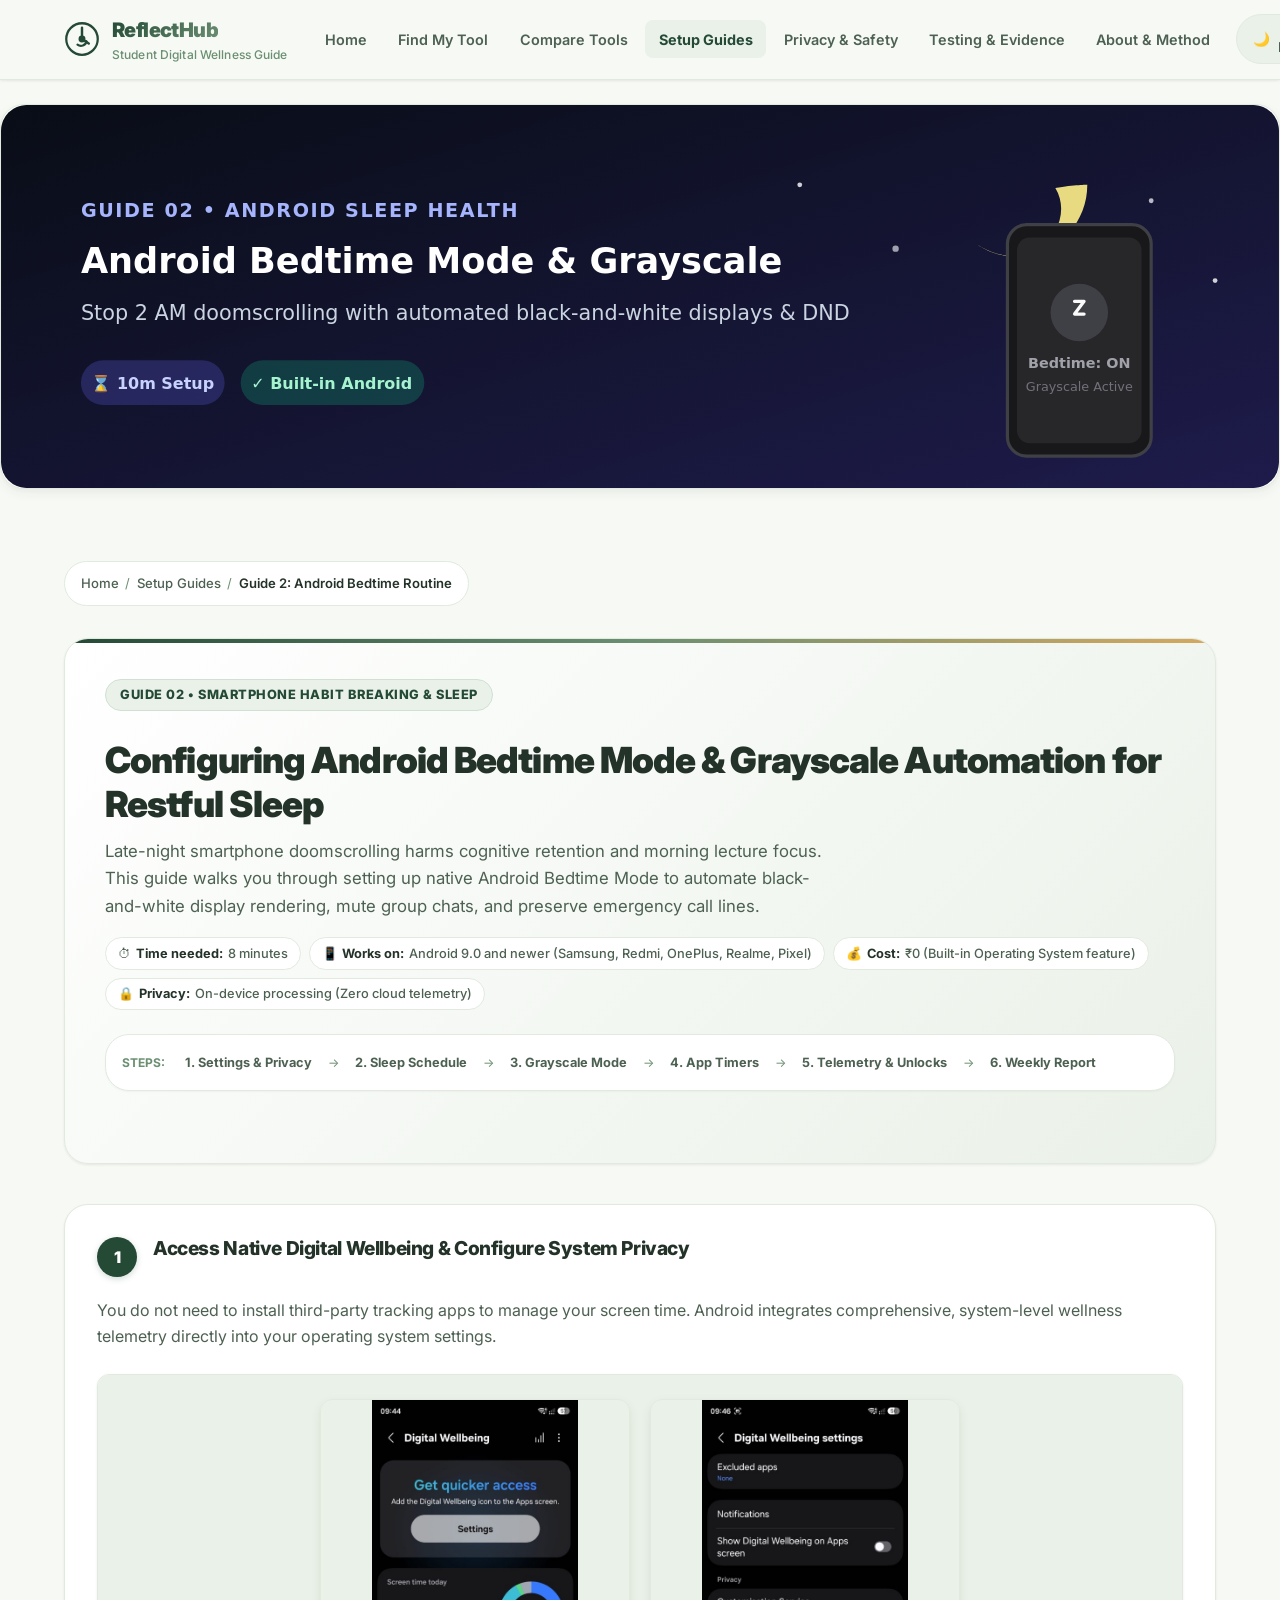
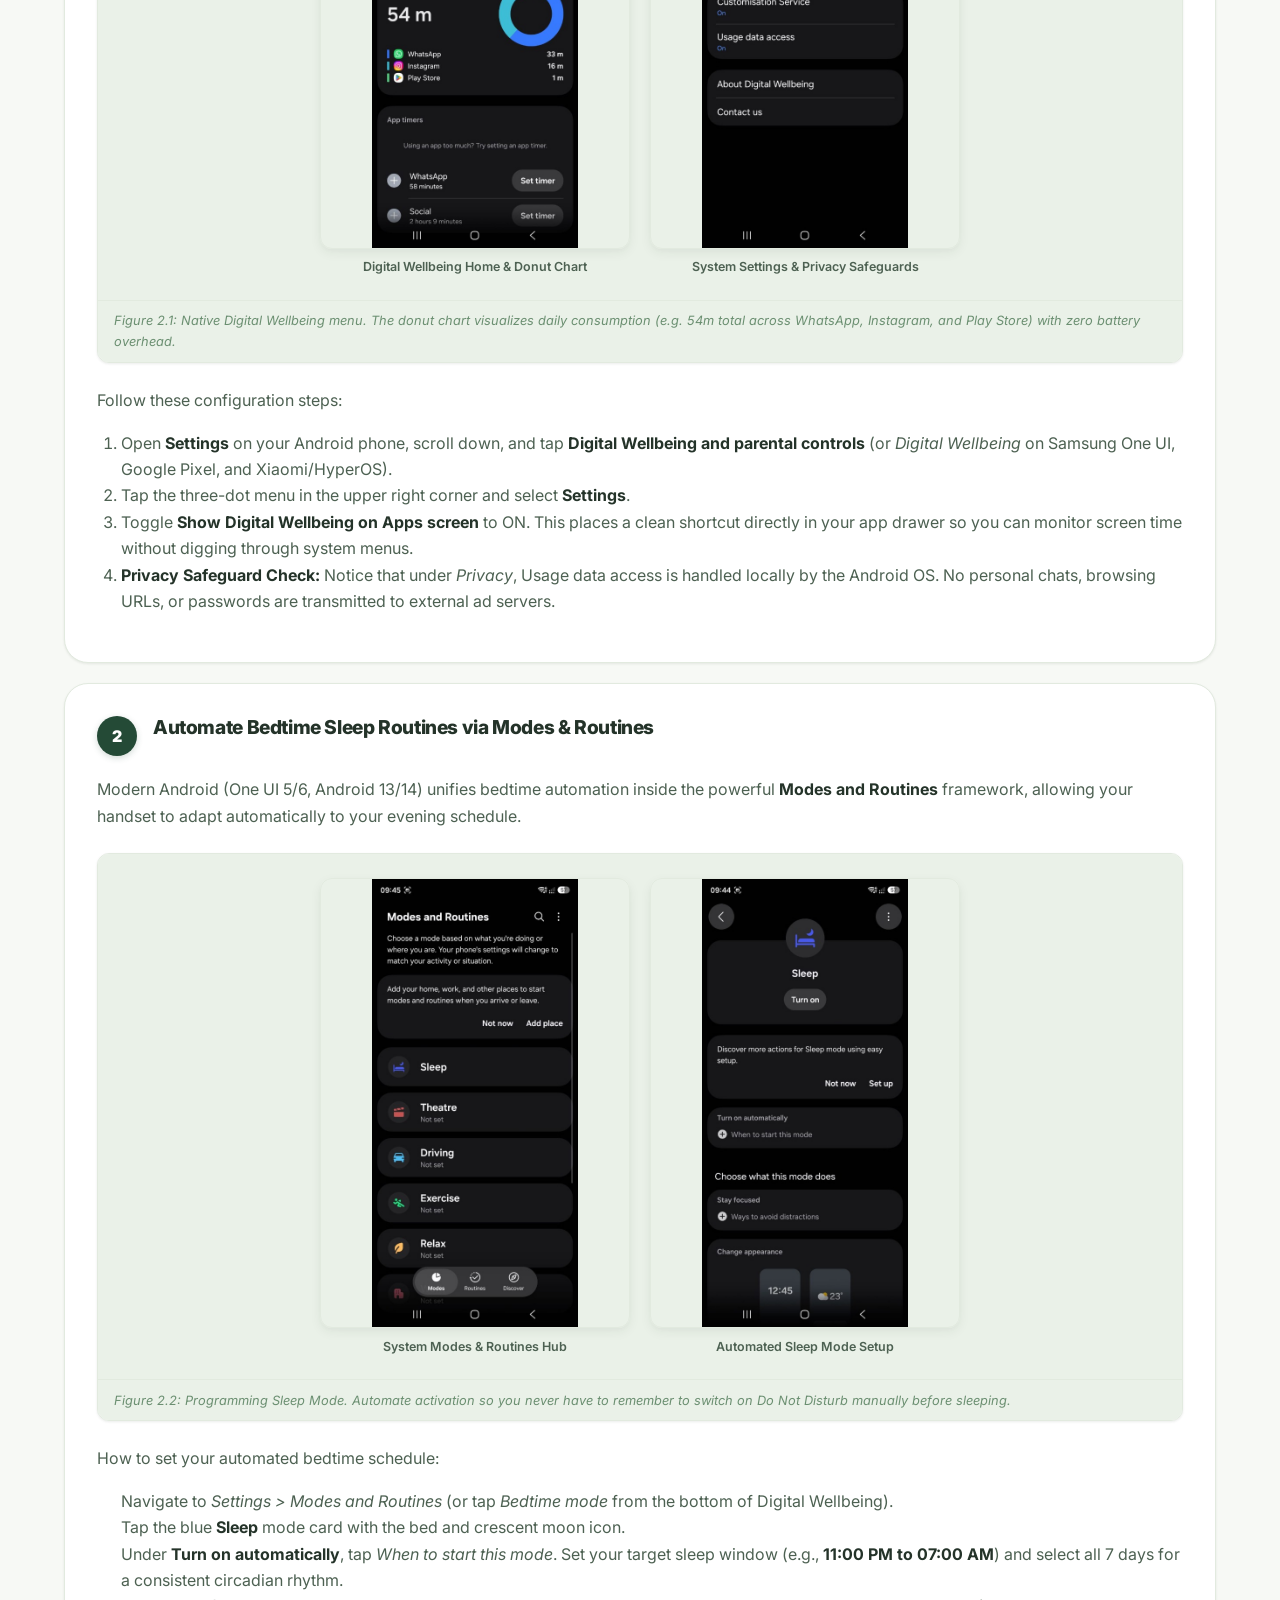
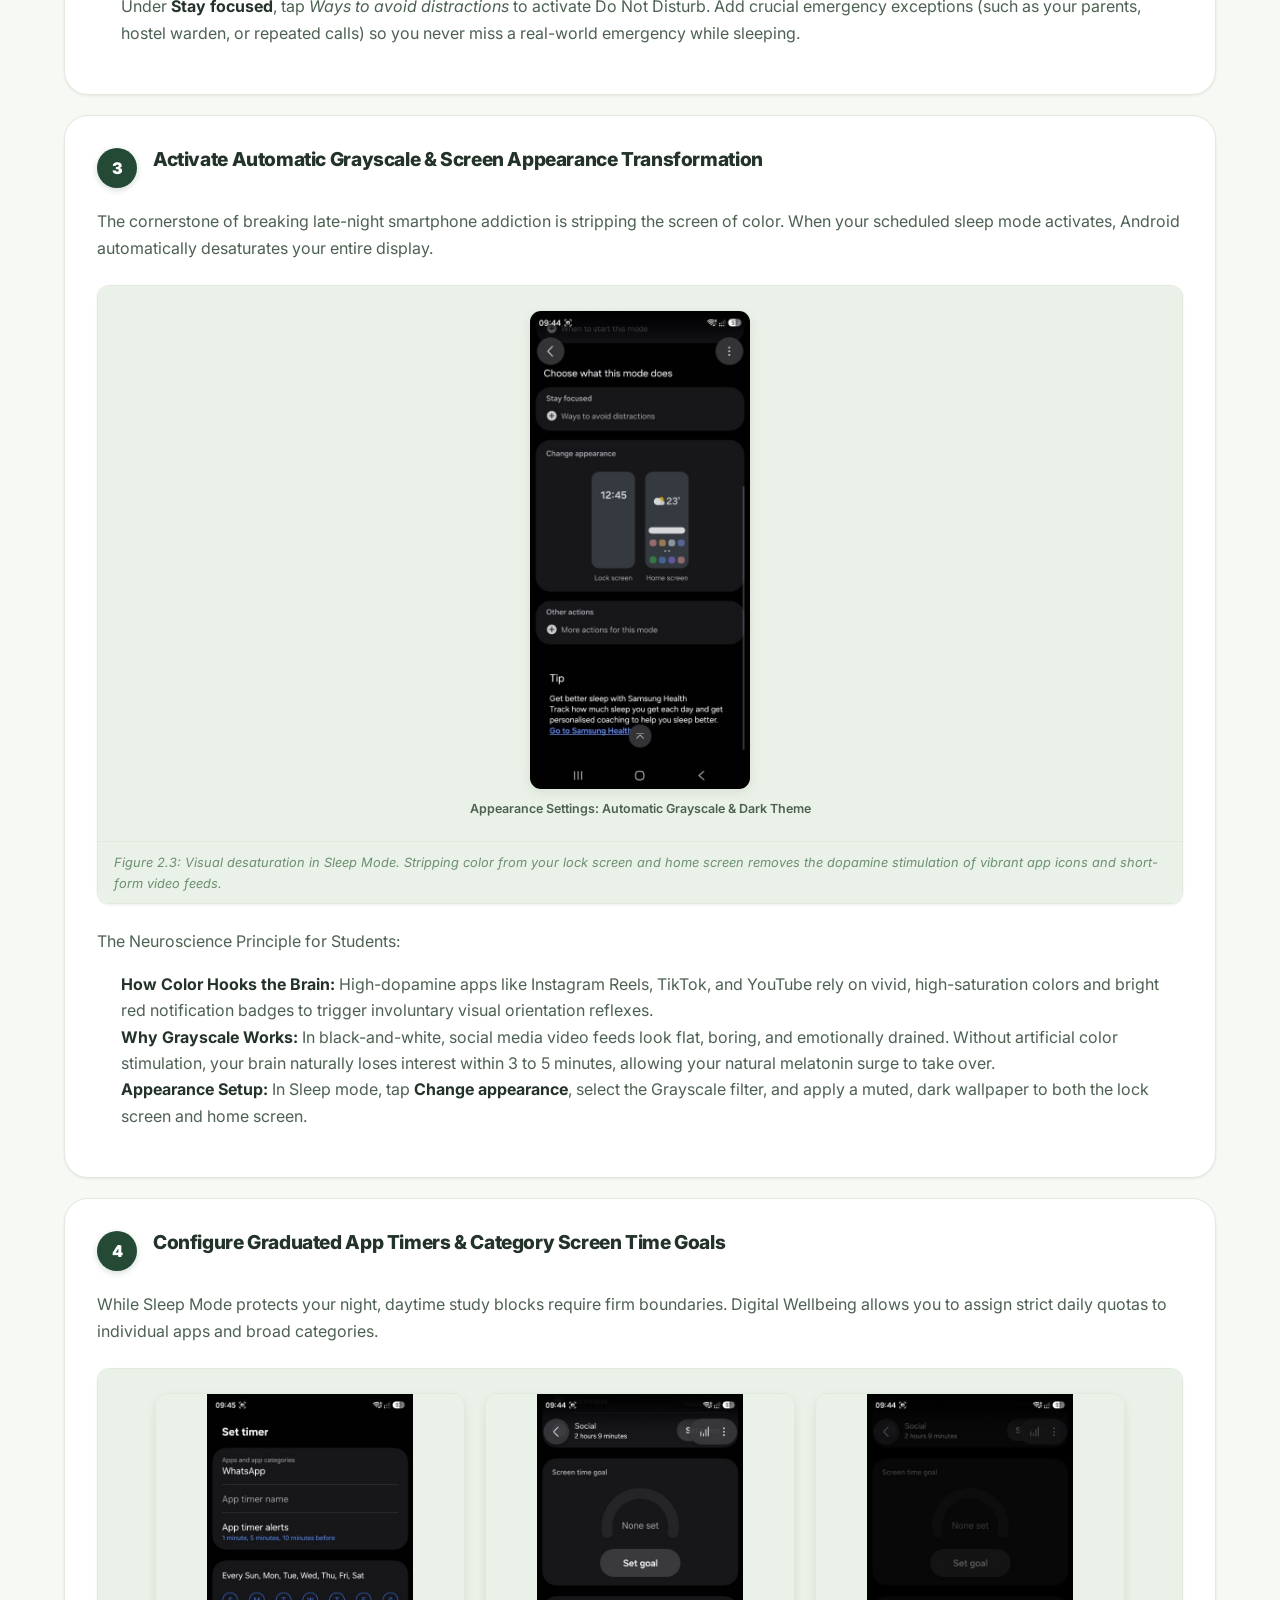
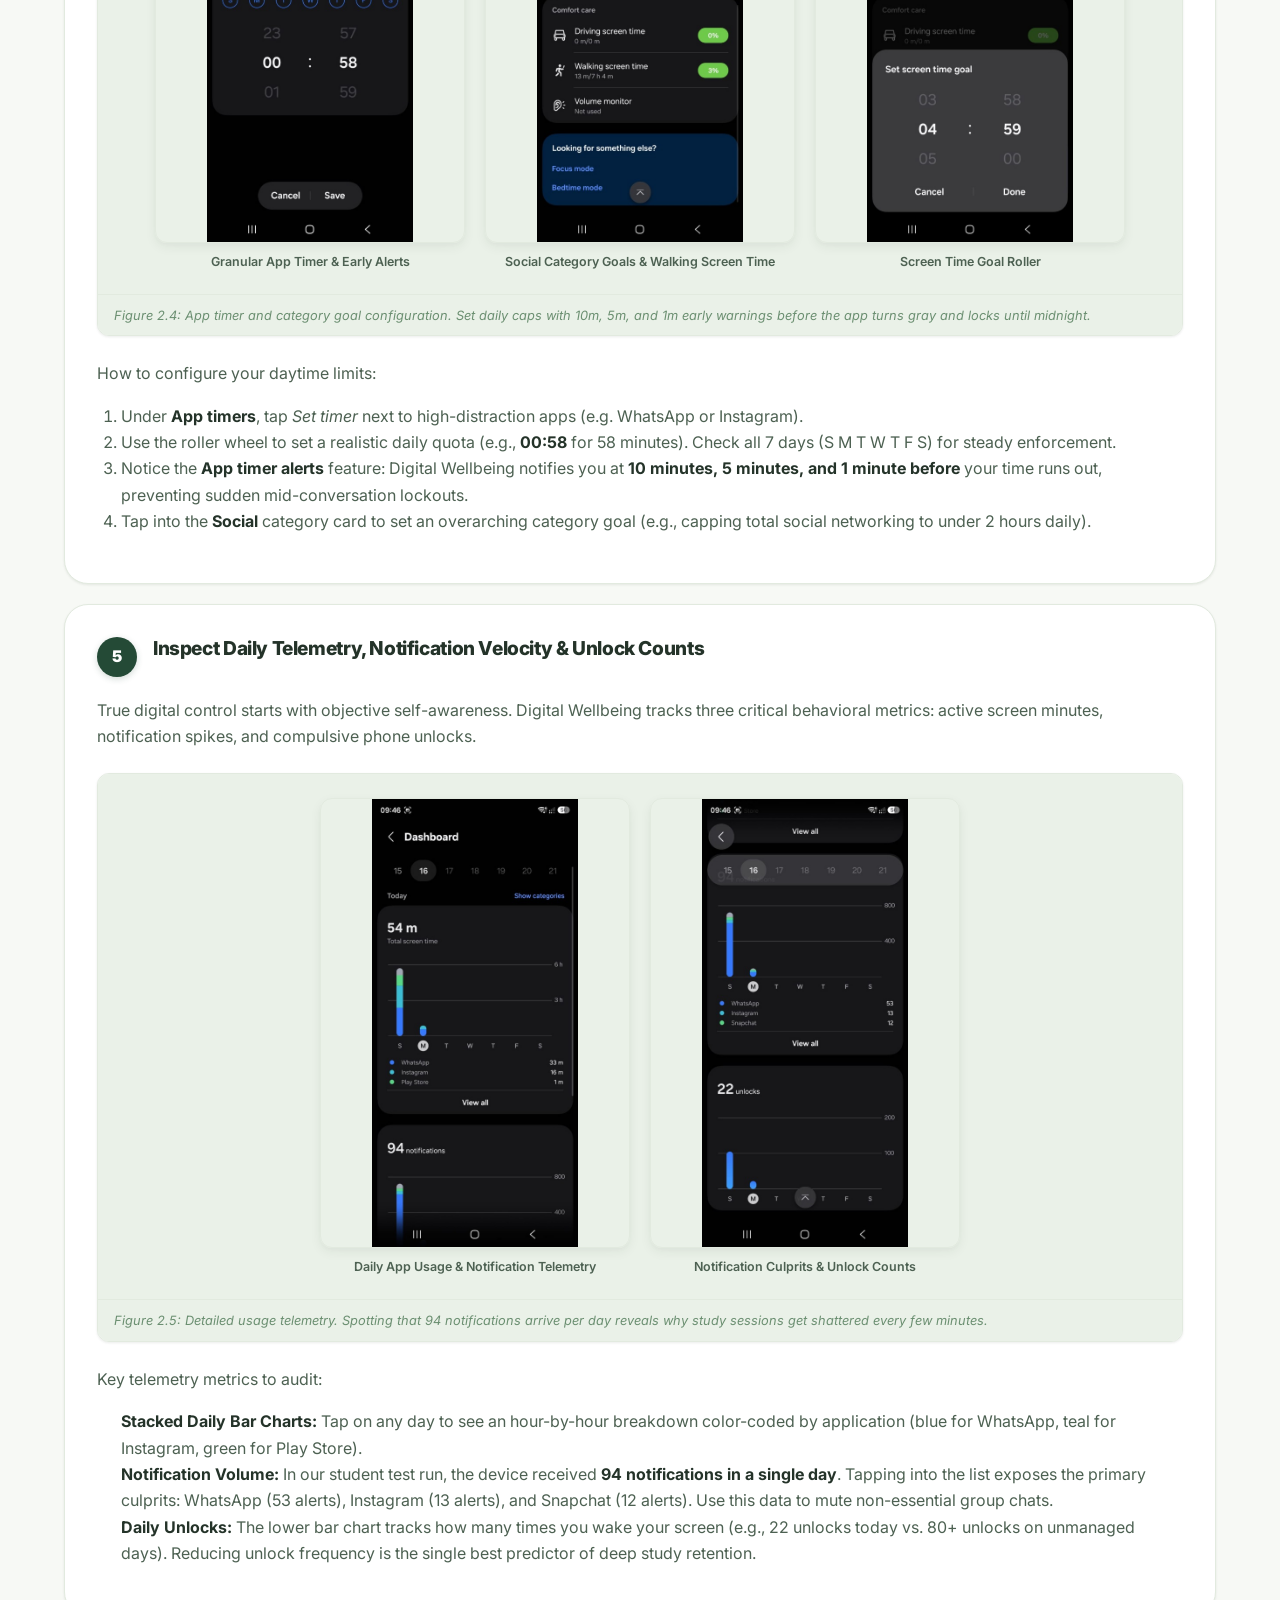
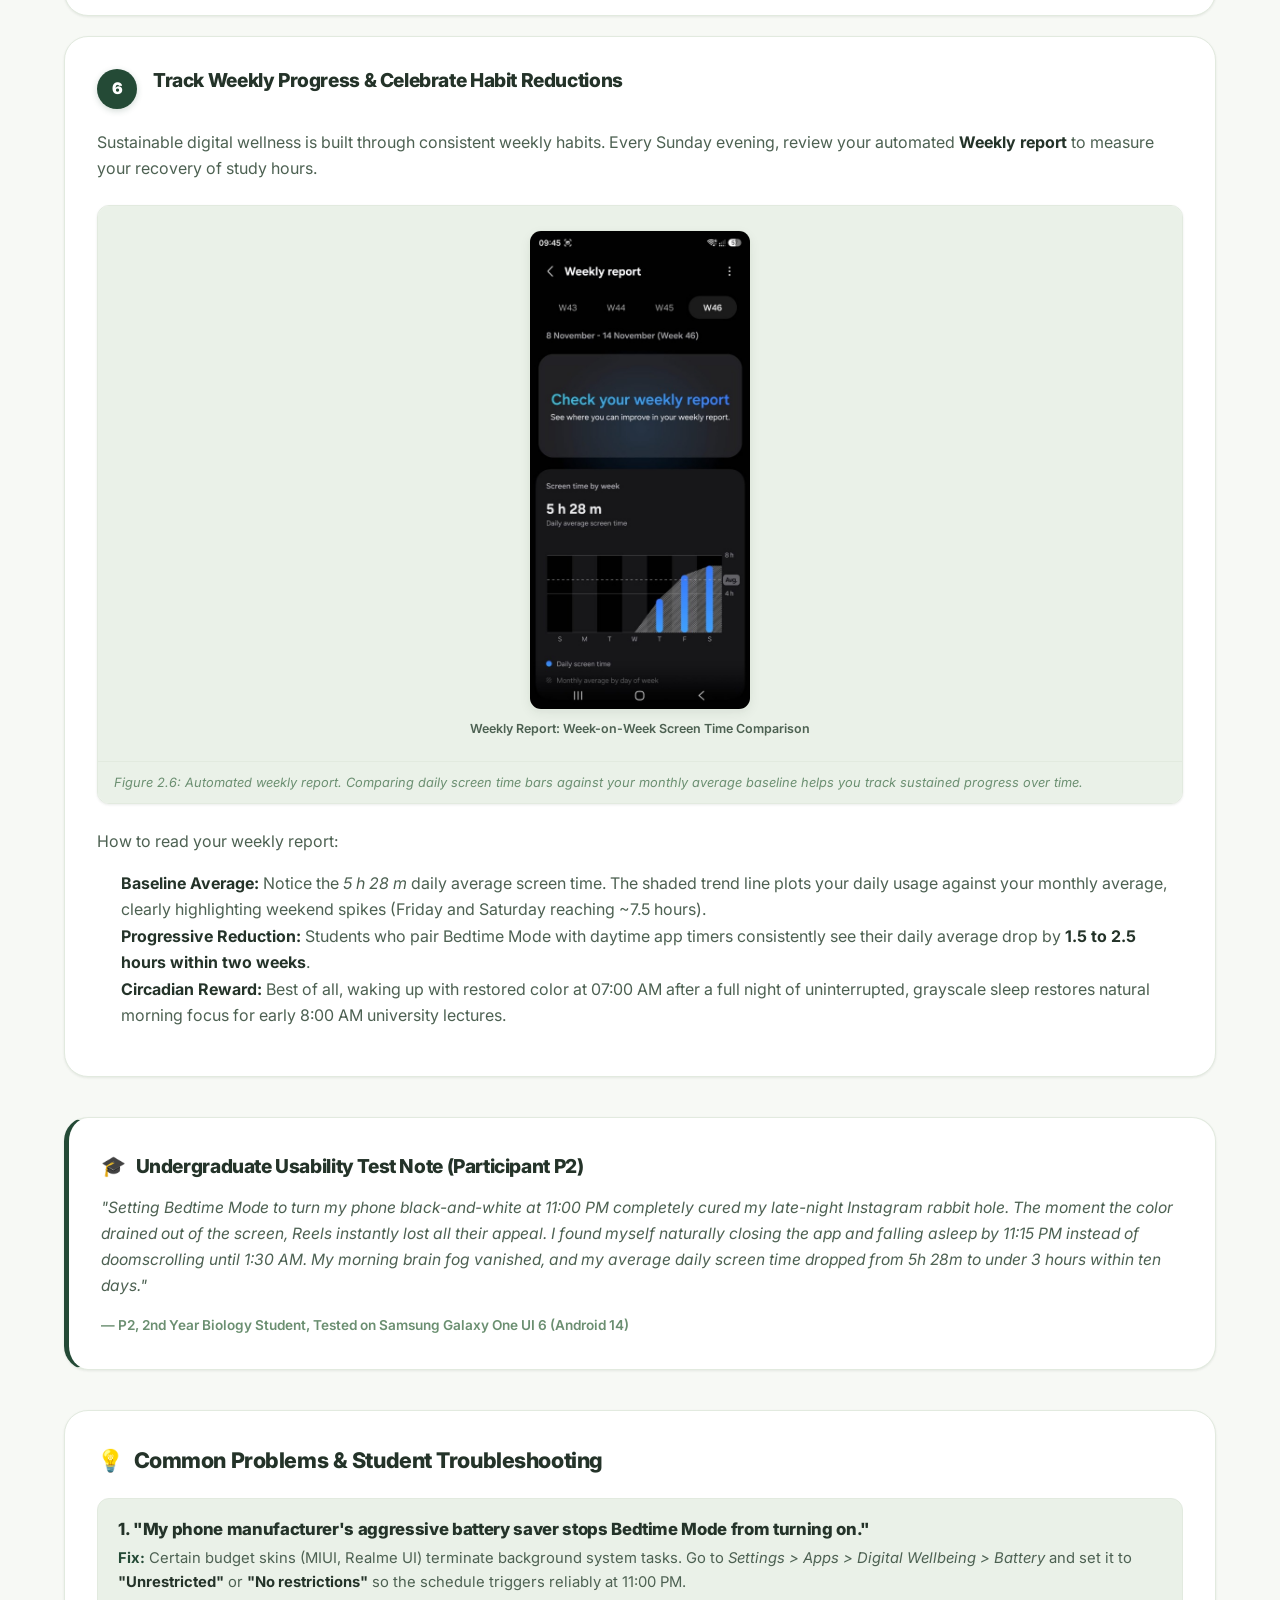
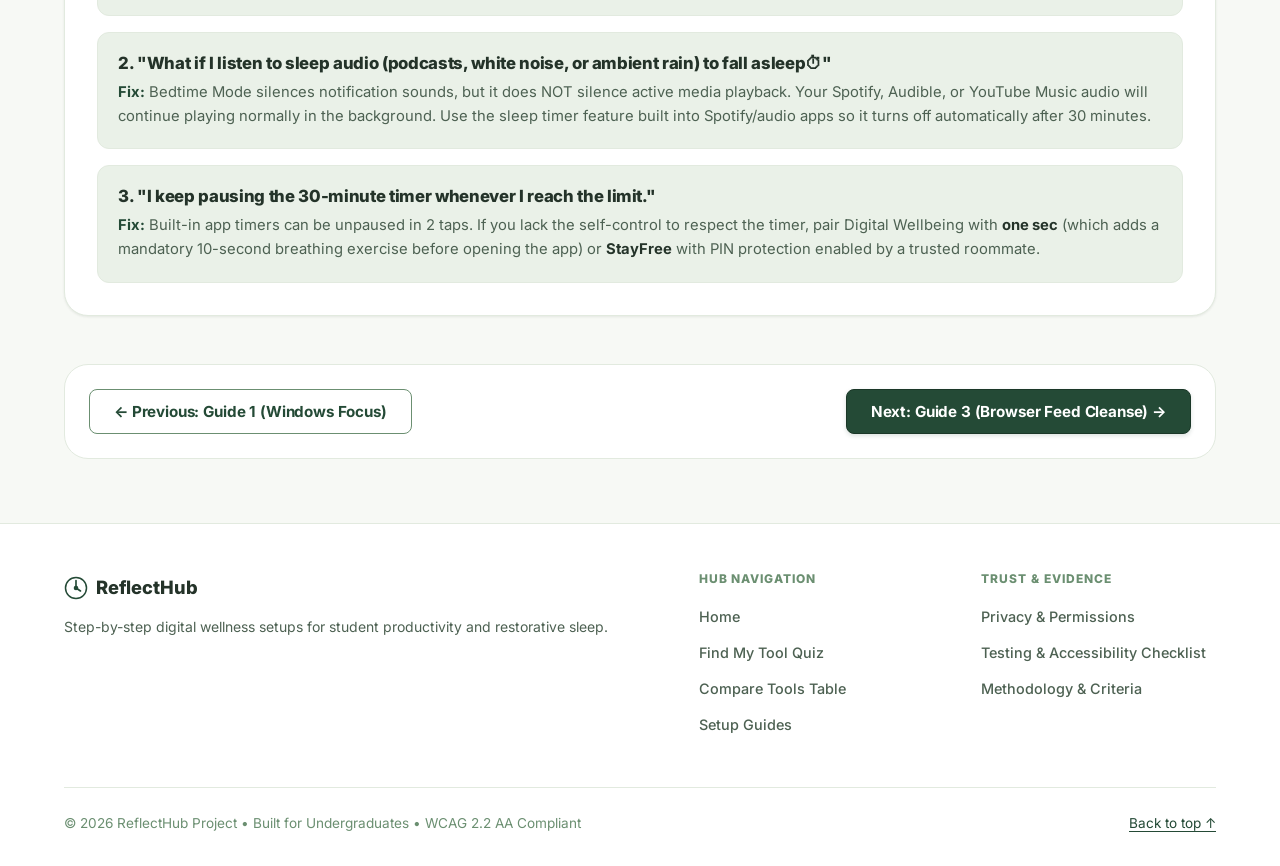
<file: guides/guide-2.html>
<!DOCTYPE html>
<html lang="en">
<head>
  <meta charset="UTF-8">
  <meta name="viewport" content="width=device-width, initial-scale=1.0">
  <meta name="description" content="Guide 2: How to configure Android Bedtime Mode, grayscale display automation, and emergency call exceptions for healthy sleep without missing critical family alerts.">
  <title>Guide 2: Android Bedtime Mode &amp; Grayscale | ReflectHub</title>
  <link rel="stylesheet" href="../css/style.css?v=6">
</head>
<body>
  <!-- Scroll progress bar -->
  <div class="scroll-progress-bar" id="scroll-progress" aria-hidden="true"></div>

  <!-- Accessible Skip to Content Link -->
  <a href="#main-content" class="skip-link">Skip to main content</a>

  <!-- Shared Header -->
  <header class="site-header" role="banner">
    <div class="container header-inner">
      <a href="../index.html" class="brand-link" aria-label="ReflectHub Home">
        <svg class="brand-logo-icon" viewBox="0 0 32 32" fill="none" stroke="currentColor" stroke-width="2.2" stroke-linecap="round" stroke-linejoin="round" aria-hidden="true">
          <circle cx="16" cy="16" r="14" stroke="currentColor" stroke-width="2"/>
          <path d="M16 6v10l6 4" stroke="currentColor" stroke-width="2.2"/>
          <path d="M12 21a5 5 0 0 0 8-3" stroke="currentColor" stroke-width="2"/>
          <circle cx="16" cy="16" r="2" fill="currentColor"/>
        </svg>
        <div>
          <span class="brand-name">ReflectHub</span>
          <span class="brand-tagline">Student Digital Wellness Guide</span>
        </div>
      </a>

      <div class="nav-and-tools">
        <button type="button" class="mobile-nav-toggle" aria-expanded="false" aria-controls="primary-nav">
          <span aria-hidden="true">&#9776;</span>
          <span>Menu</span>
        </button>

        <nav id="primary-nav" class="site-nav" role="navigation" aria-label="Primary Navigation">
          <ul>
            <li><a href="../index.html" class="nav-link">Home</a></li>
            <li><a href="../find-my-tool.html" class="nav-link">Find My Tool</a></li>
            <li><a href="../compare.html" class="nav-link">Compare Tools</a></li>
            <li><a href="index.html" class="nav-link" aria-current="page">Setup Guides</a></li>
            <li><a href="../privacy-safety.html" class="nav-link">Privacy &amp; Safety</a></li>
            <li><a href="../testing.html" class="nav-link">Testing &amp; Evidence</a></li>
            <li><a href="../about.html" class="nav-link">About &amp; Method</a></li>
          </ul>
        </nav>

        <button type="button" class="theme-toggle-btn" aria-pressed="false" aria-label="Switch to dark theme">
          <span aria-hidden="true">🌙</span>
          <span>Dark Mode</span>
        </button>
      </div>
    </div>
  </header>
      <!-- Dedicated Digital Wellness Hero Banner -->
      <div class="guide-hero-banner-wrap reveal-scale" aria-hidden="true">
        <img src="../images/wellness-guide2-banner.svg?v=6" alt="Android bedtime mode and grayscale display automation for restful sleep" class="guide-hero-banner-img" width="800" height="240" loading="eager">
      </div>


  <!-- Main Content -->
  <main id="main-content" role="main">
    <div class="container">
      
      <!-- Breadcrumb -->
      <nav aria-label="Breadcrumb">
        <ol class="breadcrumb">
          <li><a href="../index.html">Home</a></li>
          <li class="breadcrumb-sep" aria-hidden="true">/</li>
          <li><a href="index.html">Setup Guides</a></li>
          <li class="breadcrumb-sep" aria-hidden="true">/</li>
          <li aria-current="page" style="font-weight: 600; color: var(--text-primary);">Guide 2: Android Bedtime Routine</li>
        </ol>
      </nav>

      <!-- Guide Header & Meta -->
      <header class="guide-header">
        <span class="hero-eyebrow">Guide 02 &bull; Smartphone Habit Breaking &amp; Sleep</span>
        <h1>Configuring Android Bedtime Mode &amp; Grayscale Automation for Restful Sleep</h1>
        <p class="lead">
          Late-night smartphone doomscrolling harms cognitive retention and morning lecture focus. This guide walks you through setting up native Android Bedtime Mode to automate black-and-white display rendering, mute group chats, and preserve emergency call lines.
        </p>

        <div class="guide-meta">
          <span class="guide-meta-pill">⏱ <strong>Time needed:</strong> 8 minutes</span>
          <span class="guide-meta-pill">📱 <strong>Works on:</strong> Android 9.0 and newer (Samsung, Redmi, OnePlus, Realme, Pixel)</span>
          <span class="guide-meta-pill">💰 <strong>Cost:</strong> ₹0 (Built-in Operating System feature)</span>
          <span class="guide-meta-pill">🔒 <strong>Privacy:</strong> On-device processing (Zero cloud telemetry)</span>
        </div>

        <!-- Visual Step Roadmap Navigation -->
        <nav class="guide-stepper" aria-label="Quick jump to guide steps">
          <span style="font-size: 0.75rem; font-weight: 700; color: var(--text-tertiary); text-transform: uppercase; margin-right: 0.25rem;">Steps:</span>
          <a href="#step-1" class="stepper-item">1. Settings &amp; Privacy</a>
          <span class="stepper-sep" aria-hidden="true">&rarr;</span>
          <a href="#step-2" class="stepper-item">2. Sleep Schedule</a>
          <span class="stepper-sep" aria-hidden="true">&rarr;</span>
          <a href="#step-3" class="stepper-item">3. Grayscale Mode</a>
          <span class="stepper-sep" aria-hidden="true">&rarr;</span>
          <a href="#step-4" class="stepper-item">4. App Timers</a>
          <span class="stepper-sep" aria-hidden="true">&rarr;</span>
          <a href="#step-5" class="stepper-item">5. Telemetry &amp; Unlocks</a>
          <span class="stepper-sep" aria-hidden="true">&rarr;</span>
          <a href="#step-6" class="stepper-item">6. Weekly Report</a>
        </nav>
      </header>

      <!-- Step-by-Step Instructions -->
      <section aria-label="Step-by-step setup walkthrough">
        
        <!-- Step 1 -->
        <article class="step-card" id="step-1">
          <div class="step-card-header">
            <span class="step-num" aria-hidden="true">1</span>
            <h2 class="step-title">Access Native Digital Wellbeing &amp; Configure System Privacy</h2>
          </div>
          <p>
            You do not need to install third-party tracking apps to manage your screen time. Android integrates comprehensive, system-level wellness telemetry directly into your operating system settings.
          </p>
          
          <div class="step-img-showcase">
            <div class="step-img-gallery">
              <div class="step-phone-frame">
                <img src="../images/wellbeing-step1-dashboard.jpg" alt="Native Android Digital Wellbeing home screen showing daily screen time donut chart and app timer options" width="472" height="1024" loading="eager">
                <div class="step-phone-caption">Digital Wellbeing Home &amp; Donut Chart</div>
              </div>
              <div class="step-phone-frame">
                <img src="../images/wellbeing-step1b-settings-privacy.jpg" alt="Digital Wellbeing system settings showing app icon toggle and on-device usage data privacy" width="472" height="1024" loading="lazy">
                <div class="step-phone-caption">System Settings &amp; Privacy Safeguards</div>
              </div>
            </div>
            <div class="step-caption">
              Figure 2.1: Native Digital Wellbeing menu. The donut chart visualizes daily consumption (e.g. 54m total across WhatsApp, Instagram, and Play Store) with zero battery overhead.
            </div>
          </div>

          <p>
            Follow these configuration steps:
          </p>
          <ol style="padding-left: 1.5rem; margin-bottom: 1rem; color: var(--text-secondary); line-height: 1.65;">
            <li>Open <strong>Settings</strong> on your Android phone, scroll down, and tap <strong>Digital Wellbeing and parental controls</strong> (or <em>Digital Wellbeing</em> on Samsung One UI, Google Pixel, and Xiaomi/HyperOS).</li>
            <li>Tap the three-dot menu in the upper right corner and select <strong>Settings</strong>.</li>
            <li>Toggle <strong>Show Digital Wellbeing on Apps screen</strong> to ON. This places a clean shortcut directly in your app drawer so you can monitor screen time without digging through system menus.</li>
            <li><strong>Privacy Safeguard Check:</strong> Notice that under <em>Privacy</em>, Usage data access is handled locally by the Android OS. No personal chats, browsing URLs, or passwords are transmitted to external ad servers.</li>
          </ol>
        </article>

        <!-- Step 2 -->
        <article class="step-card" id="step-2">
          <div class="step-card-header">
            <span class="step-num" aria-hidden="true">2</span>
            <h2 class="step-title">Automate Bedtime Sleep Routines via Modes &amp; Routines</h2>
          </div>
          <p>
            Modern Android (One UI 5/6, Android 13/14) unifies bedtime automation inside the powerful <strong>Modes and Routines</strong> framework, allowing your handset to adapt automatically to your evening schedule.
          </p>

          <div class="step-img-showcase">
            <div class="step-img-gallery">
              <div class="step-phone-frame">
                <img src="../images/wellbeing-step2-modes-routines.jpg" alt="Android Modes and Routines overview menu showing Sleep, Theatre, Driving, Exercise, Relax, and Work modes" width="472" height="1024" loading="lazy">
                <div class="step-phone-caption">System Modes &amp; Routines Hub</div>
              </div>
              <div class="step-phone-frame">
                <img src="../images/wellbeing-step2b-sleep-mode.jpg" alt="Sleep mode configuration screen showing automatic trigger schedule and distraction blocking" width="472" height="1024" loading="lazy">
                <div class="step-phone-caption">Automated Sleep Mode Setup</div>
              </div>
            </div>
            <div class="step-caption">
              Figure 2.2: Programming Sleep Mode. Automate activation so you never have to remember to switch on Do Not Disturb manually before sleeping.
            </div>
          </div>

          <p>
            How to set your automated bedtime schedule:
          </p>
          <ul style="padding-left: 1.5rem; margin-bottom: 1rem; color: var(--text-secondary); line-height: 1.65;">
            <li>Navigate to <em>Settings &gt; Modes and Routines</em> (or tap <em>Bedtime mode</em> from the bottom of Digital Wellbeing).</li>
            <li>Tap the blue <strong>Sleep</strong> mode card with the bed and crescent moon icon.</li>
            <li>Under <strong>Turn on automatically</strong>, tap <em>When to start this mode</em>. Set your target sleep window (e.g., <strong>11:00 PM to 07:00 AM</strong>) and select all 7 days for a consistent circadian rhythm.</li>
            <li>Under <strong>Stay focused</strong>, tap <em>Ways to avoid distractions</em> to activate Do Not Disturb. Add crucial emergency exceptions (such as your parents, hostel warden, or repeated calls) so you never miss a real-world emergency while sleeping.</li>
          </ul>
        </article>

        <!-- Step 3 -->
        <article class="step-card" id="step-3">
          <div class="step-card-header">
            <span class="step-num" aria-hidden="true">3</span>
            <h2 class="step-title">Activate Automatic Grayscale &amp; Screen Appearance Transformation</h2>
          </div>
          <p>
            The cornerstone of breaking late-night smartphone addiction is stripping the screen of color. When your scheduled sleep mode activates, Android automatically desaturates your entire display.
          </p>

          <div class="step-img-showcase">
            <div class="step-img-single-frame">
              <img src="../images/wellbeing-step3-grayscale-appearance.jpg" alt="Sleep mode appearance settings showing grayscale lock screen and home screen preview" width="472" height="1024" loading="lazy">
              <div class="step-phone-caption" style="max-width: 440px;">Appearance Settings: Automatic Grayscale &amp; Dark Theme</div>
            </div>
            <div class="step-caption">
              Figure 2.3: Visual desaturation in Sleep Mode. Stripping color from your lock screen and home screen removes the dopamine stimulation of vibrant app icons and short-form video feeds.
            </div>
          </div>

          <p>
            The Neuroscience Principle for Students:
          </p>
          <ul style="padding-left: 1.5rem; margin-bottom: 1rem; color: var(--text-secondary); line-height: 1.65;">
            <li><strong>How Color Hooks the Brain:</strong> High-dopamine apps like Instagram Reels, TikTok, and YouTube rely on vivid, high-saturation colors and bright red notification badges to trigger involuntary visual orientation reflexes.</li>
            <li><strong>Why Grayscale Works:</strong> In black-and-white, social media video feeds look flat, boring, and emotionally drained. Without artificial color stimulation, your brain naturally loses interest within 3 to 5 minutes, allowing your natural melatonin surge to take over.</li>
            <li><strong>Appearance Setup:</strong> In Sleep mode, tap <strong>Change appearance</strong>, select the Grayscale filter, and apply a muted, dark wallpaper to both the lock screen and home screen.</li>
          </ul>
        </article>

        <!-- Step 4 -->
        <article class="step-card" id="step-4">
          <div class="step-card-header">
            <span class="step-num" aria-hidden="true">4</span>
            <h2 class="step-title">Configure Graduated App Timers &amp; Category Screen Time Goals</h2>
          </div>
          <p>
            While Sleep Mode protects your night, daytime study blocks require firm boundaries. Digital Wellbeing allows you to assign strict daily quotas to individual apps and broad categories.
          </p>

          <div class="step-img-showcase">
            <div class="step-img-gallery">
              <div class="step-phone-frame">
                <img src="../images/wellbeing-step4-app-timers.jpg" alt="Android App timer configuration screen for WhatsApp with 58-minute cap and early alert warnings" width="472" height="1024" loading="lazy">
                <div class="step-phone-caption">Granular App Timer &amp; Early Alerts</div>
              </div>
              <div class="step-phone-frame">
                <img src="../images/wellbeing-step4b-category-goal.jpg" alt="Category screen time goal menu showing Social category, comfort care walking tracking, and Focus mode links" width="472" height="1024" loading="lazy">
                <div class="step-phone-caption">Social Category Goals &amp; Walking Screen Time</div>
              </div>
              <div class="step-phone-frame">
                <img src="../images/wellbeing-step4c-goal-roller.jpg" alt="Screen time goal roller wheel selector setting daily screen time cap" width="472" height="1024" loading="lazy">
                <div class="step-phone-caption">Screen Time Goal Roller</div>
              </div>
            </div>
            <div class="step-caption">
              Figure 2.4: App timer and category goal configuration. Set daily caps with 10m, 5m, and 1m early warnings before the app turns gray and locks until midnight.
            </div>
          </div>

          <p>
            How to configure your daytime limits:
          </p>
          <ol style="padding-left: 1.5rem; margin-bottom: 1rem; color: var(--text-secondary); line-height: 1.65;">
            <li>Under <strong>App timers</strong>, tap <em>Set timer</em> next to high-distraction apps (e.g. WhatsApp or Instagram).</li>
            <li>Use the roller wheel to set a realistic daily quota (e.g., <strong>00:58</strong> for 58 minutes). Check all 7 days (S M T W T F S) for steady enforcement.</li>
            <li>Notice the <strong>App timer alerts</strong> feature: Digital Wellbeing notifies you at <strong>10 minutes, 5 minutes, and 1 minute before</strong> your time runs out, preventing sudden mid-conversation lockouts.</li>
            <li>Tap into the <strong>Social</strong> category card to set an overarching category goal (e.g., capping total social networking to under 2 hours daily).</li>
          </ol>
        </article>

        <!-- Step 5 -->
        <article class="step-card" id="step-5">
          <div class="step-card-header">
            <span class="step-num" aria-hidden="true">5</span>
            <h2 class="step-title">Inspect Daily Telemetry, Notification Velocity &amp; Unlock Counts</h2>
          </div>
          <p>
            True digital control starts with objective self-awareness. Digital Wellbeing tracks three critical behavioral metrics: active screen minutes, notification spikes, and compulsive phone unlocks.
          </p>

          <div class="step-img-showcase">
            <div class="step-img-gallery">
              <div class="step-phone-frame">
                <img src="../images/wellbeing-step5-telemetry-dashboard.jpg" alt="Daily telemetry dashboard showing stacked app bar charts and 94 notifications summary" width="472" height="1024" loading="lazy">
                <div class="step-phone-caption">Daily App Usage &amp; Notification Telemetry</div>
              </div>
              <div class="step-phone-frame">
                <img src="../images/wellbeing-step5b-notifications-unlocks.jpg" alt="Notification breakdown by app (WhatsApp, Instagram, Snapchat) and daily phone unlock bar chart" width="472" height="1024" loading="lazy">
                <div class="step-phone-caption">Notification Culprits &amp; Unlock Counts</div>
              </div>
            </div>
            <div class="step-caption">
              Figure 2.5: Detailed usage telemetry. Spotting that 94 notifications arrive per day reveals why study sessions get shattered every few minutes.
            </div>
          </div>

          <p>
            Key telemetry metrics to audit:
          </p>
          <ul style="padding-left: 1.5rem; margin-bottom: 1rem; color: var(--text-secondary); line-height: 1.65;">
            <li><strong>Stacked Daily Bar Charts:</strong> Tap on any day to see an hour-by-hour breakdown color-coded by application (blue for WhatsApp, teal for Instagram, green for Play Store).</li>
            <li><strong>Notification Volume:</strong> In our student test run, the device received <strong>94 notifications in a single day</strong>. Tapping into the list exposes the primary culprits: WhatsApp (53 alerts), Instagram (13 alerts), and Snapchat (12 alerts). Use this data to mute non-essential group chats.</li>
            <li><strong>Daily Unlocks:</strong> The lower bar chart tracks how many times you wake your screen (e.g., 22 unlocks today vs. 80+ unlocks on unmanaged days). Reducing unlock frequency is the single best predictor of deep study retention.</li>
          </ul>
        </article>

        <!-- Step 6 -->
        <article class="step-card" id="step-6">
          <div class="step-card-header">
            <span class="step-num" aria-hidden="true">6</span>
            <h2 class="step-title">Track Weekly Progress &amp; Celebrate Habit Reductions</h2>
          </div>
          <p>
            Sustainable digital wellness is built through consistent weekly habits. Every Sunday evening, review your automated <strong>Weekly report</strong> to measure your recovery of study hours.
          </p>

          <div class="step-img-showcase">
            <div class="step-img-single-frame">
              <img src="../images/wellbeing-step6-weekly-report.jpg" alt="Weekly report screen showing daily average screen time of 5 hours 28 minutes and comparison curve vs monthly average" width="472" height="1024" loading="lazy">
              <div class="step-phone-caption" style="max-width: 440px;">Weekly Report: Week-on-Week Screen Time Comparison</div>
            </div>
            <div class="step-caption">
              Figure 2.6: Automated weekly report. Comparing daily screen time bars against your monthly average baseline helps you track sustained progress over time.
            </div>
          </div>

          <p>
            How to read your weekly report:
          </p>
          <ul style="padding-left: 1.5rem; margin-bottom: 1rem; color: var(--text-secondary); line-height: 1.65;">
            <li><strong>Baseline Average:</strong> Notice the <em>5 h 28 m</em> daily average screen time. The shaded trend line plots your daily usage against your monthly average, clearly highlighting weekend spikes (Friday and Saturday reaching ~7.5 hours).</li>
            <li><strong>Progressive Reduction:</strong> Students who pair Bedtime Mode with daytime app timers consistently see their daily average drop by <strong>1.5 to 2.5 hours within two weeks</strong>.</li>
            <li><strong>Circadian Reward:</strong> Best of all, waking up with restored color at 07:00 AM after a full night of uninterrupted, grayscale sleep restores natural morning focus for early 8:00 AM university lectures.</li>
          </ul>
        </article>

      </section>

      <!-- Student Usability Case Note -->
      <section class="card" aria-labelledby="testimonial-title" style="margin-top: 2.5rem; background: var(--bg-surface); border: 1px solid var(--border-weak); border-left: 5px solid var(--accent); border-radius: var(--r-xl); padding: 2rem; box-shadow: var(--shadow-sm);">
        <div style="display: flex; align-items: center; gap: 0.6rem; margin-bottom: 0.75rem;">
          <span style="font-size: 1.25rem;" aria-hidden="true">&#127891;</span>
          <h2 id="testimonial-title" style="font-size: 1.2rem; margin: 0; color: var(--text-primary);">
            Undergraduate Usability Test Note (Participant P2)
          </h2>
        </div>
        <blockquote style="margin: 0 0 1rem 0; font-size: 0.975rem; color: var(--text-secondary); line-height: 1.65; font-style: italic;">
          "Setting Bedtime Mode to turn my phone black-and-white at 11:00 PM completely cured my late-night Instagram rabbit hole. The moment the color drained out of the screen, Reels instantly lost all their appeal. I found myself naturally closing the app and falling asleep by 11:15 PM instead of doomscrolling until 1:30 AM. My morning brain fog vanished, and my average daily screen time dropped from 5h 28m to under 3 hours within ten days."
        </blockquote>
        <div style="font-size: 0.85rem; font-weight: 600; color: var(--text-tertiary);">
          &mdash; P2, 2nd Year Biology Student, Tested on Samsung Galaxy One UI 6 (Android 14)
        </div>
      </section>

      <!-- Common Problems Section -->
      <section class="card" aria-labelledby="problems-title" style="margin-top: 2.5rem; background: var(--bg-surface); border: 1px solid var(--border-weak); border-radius: var(--r-xl); padding: 2rem; box-shadow: var(--shadow-sm);">
        <div style="display: flex; align-items: center; gap: 0.6rem; margin-bottom: 1.25rem;">
          <span style="font-size: 1.35rem;" aria-hidden="true">💡</span>
          <h2 id="problems-title" style="font-size: 1.35rem; margin: 0; color: var(--text-primary);">
            Common Problems &amp; Student Troubleshooting
          </h2>
        </div>

        <div style="display: flex; flex-direction: column; gap: 1rem;">
          <div style="background: var(--bg-elevated); padding: 1.25rem; border-radius: var(--r-md); border: 1px solid var(--border-weak);">
            <h3 style="font-size: 1.05rem; margin: 0 0 0.5rem 0; color: var(--text-primary);">
              1. "My phone manufacturer's aggressive battery saver stops Bedtime Mode from turning on."
            </h3>
            <p style="font-size: 0.925rem; margin: 0; color: var(--text-secondary); line-height: 1.6;">
              <strong style="color: var(--accent);">Fix:</strong> Certain budget skins (MIUI, Realme UI) terminate background system tasks. Go to <em>Settings &gt; Apps &gt; Digital Wellbeing &gt; Battery</em> and set it to <strong>"Unrestricted"</strong> or <strong>"No restrictions"</strong> so the schedule triggers reliably at 11:00 PM.
            </p>
          </div>

          <div style="background: var(--bg-elevated); padding: 1.25rem; border-radius: var(--r-md); border: 1px solid var(--border-weak);">
            <h3 style="font-size: 1.05rem; margin: 0 0 0.5rem 0; color: var(--text-primary);">
              2. "What if I listen to sleep audio (podcasts, white noise, or ambient rain) to fall asleep&#9201;"
            </h3>
            <p style="font-size: 0.925rem; margin: 0; color: var(--text-secondary); line-height: 1.6;">
              <strong style="color: var(--accent);">Fix:</strong> Bedtime Mode silences notification sounds, but it does NOT silence active media playback. Your Spotify, Audible, or YouTube Music audio will continue playing normally in the background. Use the sleep timer feature built into Spotify/audio apps so it turns off automatically after 30 minutes.
            </p>
          </div>

          <div style="background: var(--bg-elevated); padding: 1.25rem; border-radius: var(--r-md); border: 1px solid var(--border-weak);">
            <h3 style="font-size: 1.05rem; margin: 0 0 0.5rem 0; color: var(--text-primary);">
              3. "I keep pausing the 30-minute timer whenever I reach the limit."
            </h3>
            <p style="font-size: 0.925rem; margin: 0; color: var(--text-secondary); line-height: 1.6;">
              <strong style="color: var(--accent);">Fix:</strong> Built-in app timers can be unpaused in 2 taps. If you lack the self-control to respect the timer, pair Digital Wellbeing with <strong>one sec</strong> (which adds a mandatory 10-second breathing exercise before opening the app) or <strong>StayFree</strong> with PIN protection enabled by a trusted roommate.
            </p>
          </div>
        </div>
      </section>

      <!-- Navigation Buttons -->
      <nav class="guide-nav" aria-label="Setup guide progression">
        <a href="guide-1.html" class="btn btn-secondary">
          &larr; Previous: Guide 1 (Windows Focus)
        </a>
        <a href="guide-3.html" class="btn btn-primary">
          Next: Guide 3 (Browser Feed Cleanse) &rarr;
        </a>
      </nav>

    </div>
  </main>

  <!-- Shared Footer -->
  <footer class="site-footer" role="contentinfo">
    <div class="container">
      <div class="footer-grid">
        <div>
          <div style="display: flex; align-items: center; gap: 0.5rem; margin-bottom: 0.75rem;">
            <svg style="width: 24px; height: 24px; color: var(--accent);" viewBox="0 0 32 32" fill="none" stroke="currentColor" stroke-width="2.2" stroke-linecap="round" stroke-linejoin="round" aria-hidden="true">
              <circle cx="16" cy="16" r="14" stroke="currentColor" stroke-width="2"/>
              <path d="M16 6v10l6 4" stroke="currentColor" stroke-width="2.2"/>
              <circle cx="16" cy="16" r="2" fill="currentColor"/>
            </svg>
            <span style="font-weight: 800; font-size: 1.15rem; color: var(--text-primary);">ReflectHub</span>
          </div>
          <p style="font-size: 0.875rem; margin-bottom: 1rem;">
            Step-by-step digital wellness setups for student productivity and restorative sleep.
          </p>
        </div>

        <div>
          <h2 class="footer-heading">Hub Navigation</h2>
          <ul class="footer-links">
            <li><a href="../index.html">Home</a></li>
            <li><a href="../find-my-tool.html">Find My Tool Quiz</a></li>
            <li><a href="../compare.html">Compare Tools Table</a></li>
            <li><a href="index.html">Setup Guides</a></li>
          </ul>
        </div>

        <div>
          <h2 class="footer-heading">Trust &amp; Evidence</h2>
          <ul class="footer-links">
            <li><a href="../privacy-safety.html">Privacy &amp; Permissions</a></li>
            <li><a href="../testing.html">Testing &amp; Accessibility Checklist</a></li>
            <li><a href="../about.html">Methodology &amp; Criteria</a></li>
          </ul>
        </div>
      </div>

      <div class="footer-bottom">
        <div>
          &copy; 2026 ReflectHub Project &bull; Built for Undergraduates &bull; WCAG 2.2 AA Compliant
        </div>
        <div>
          <a href="#main-content">Back to top &uarr;</a>
        </div>
      </div>
    </div>
  </footer>

  <script src="../js/main.js?v=6"></script>

  <!-- Back to top button -->
  <button class="back-to-top" id="back-to-top" aria-label="Scroll back to top">
    <svg viewBox="0 0 24 24" fill="none" stroke="currentColor" stroke-width="2.5" stroke-linecap="round" aria-hidden="true"><polyline points="18 15 12 9 6 15"/></svg>
  </button>
</body>
</html>
</file>
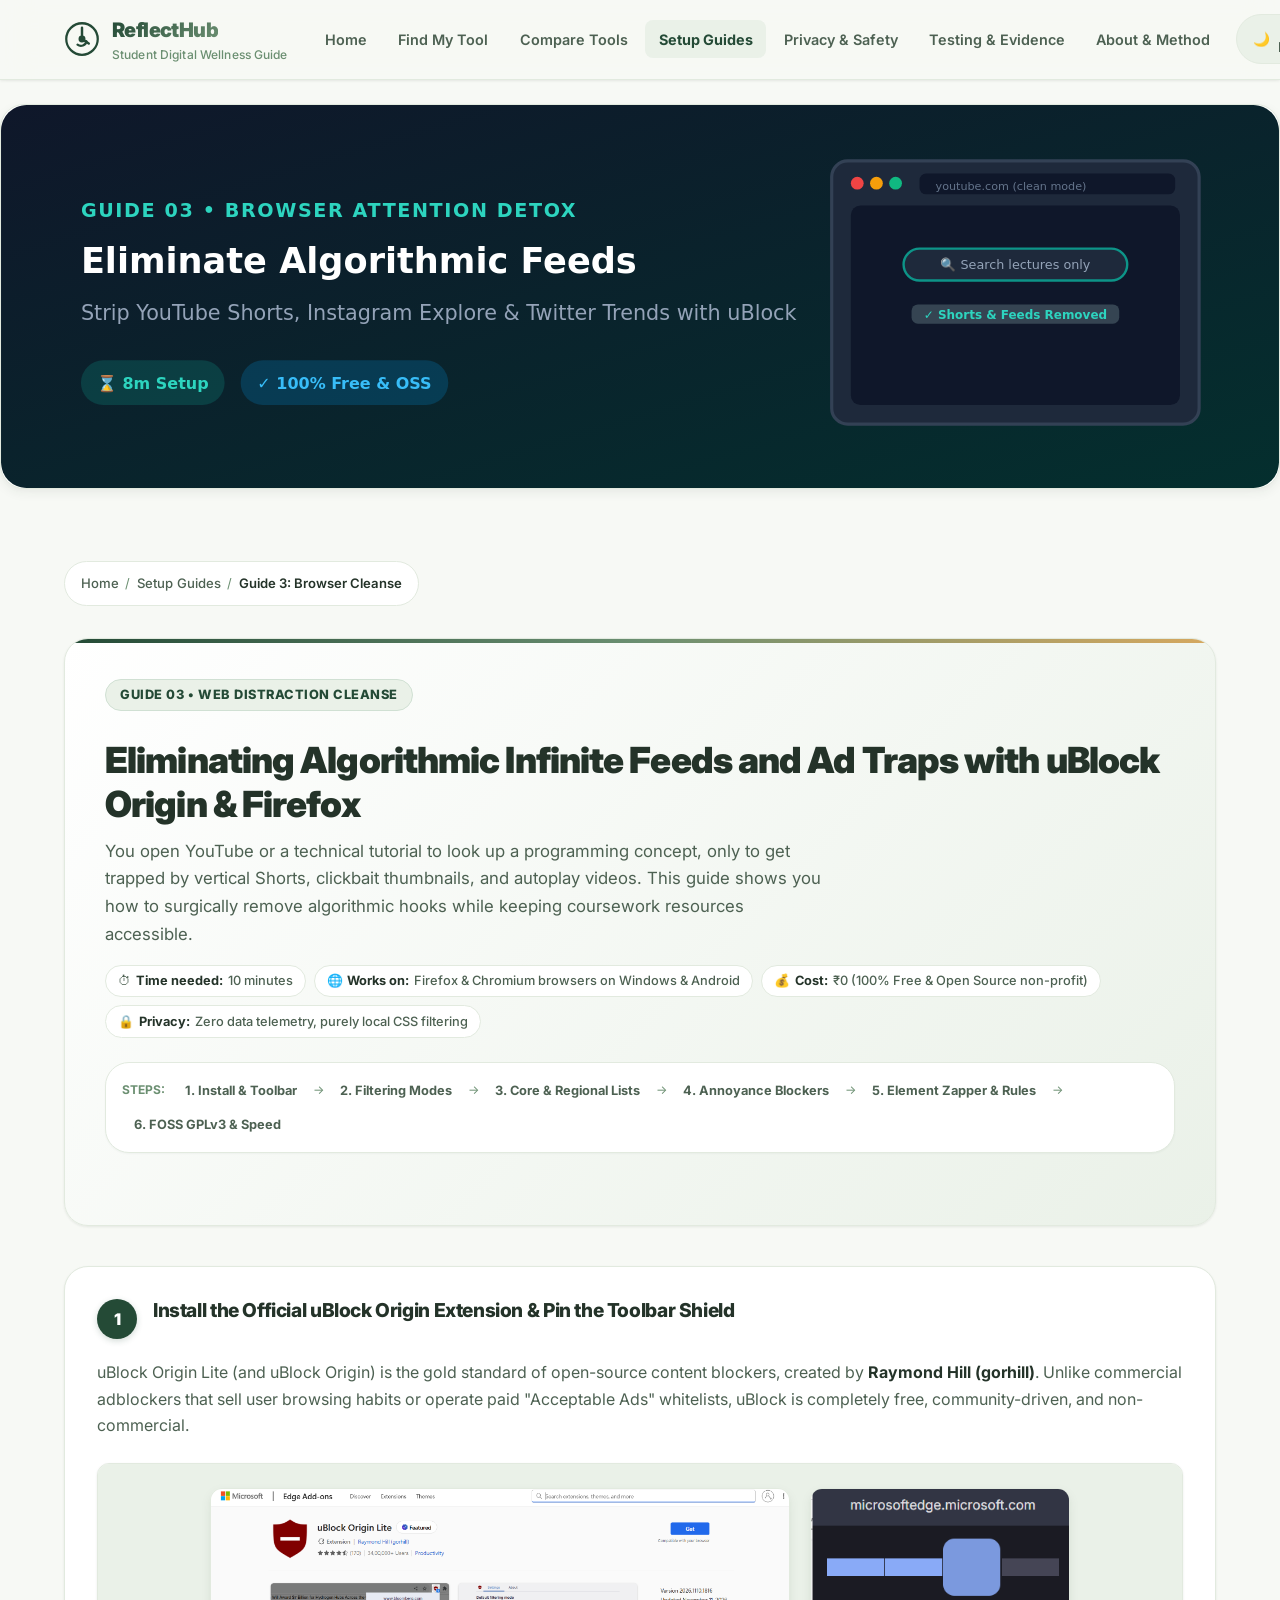
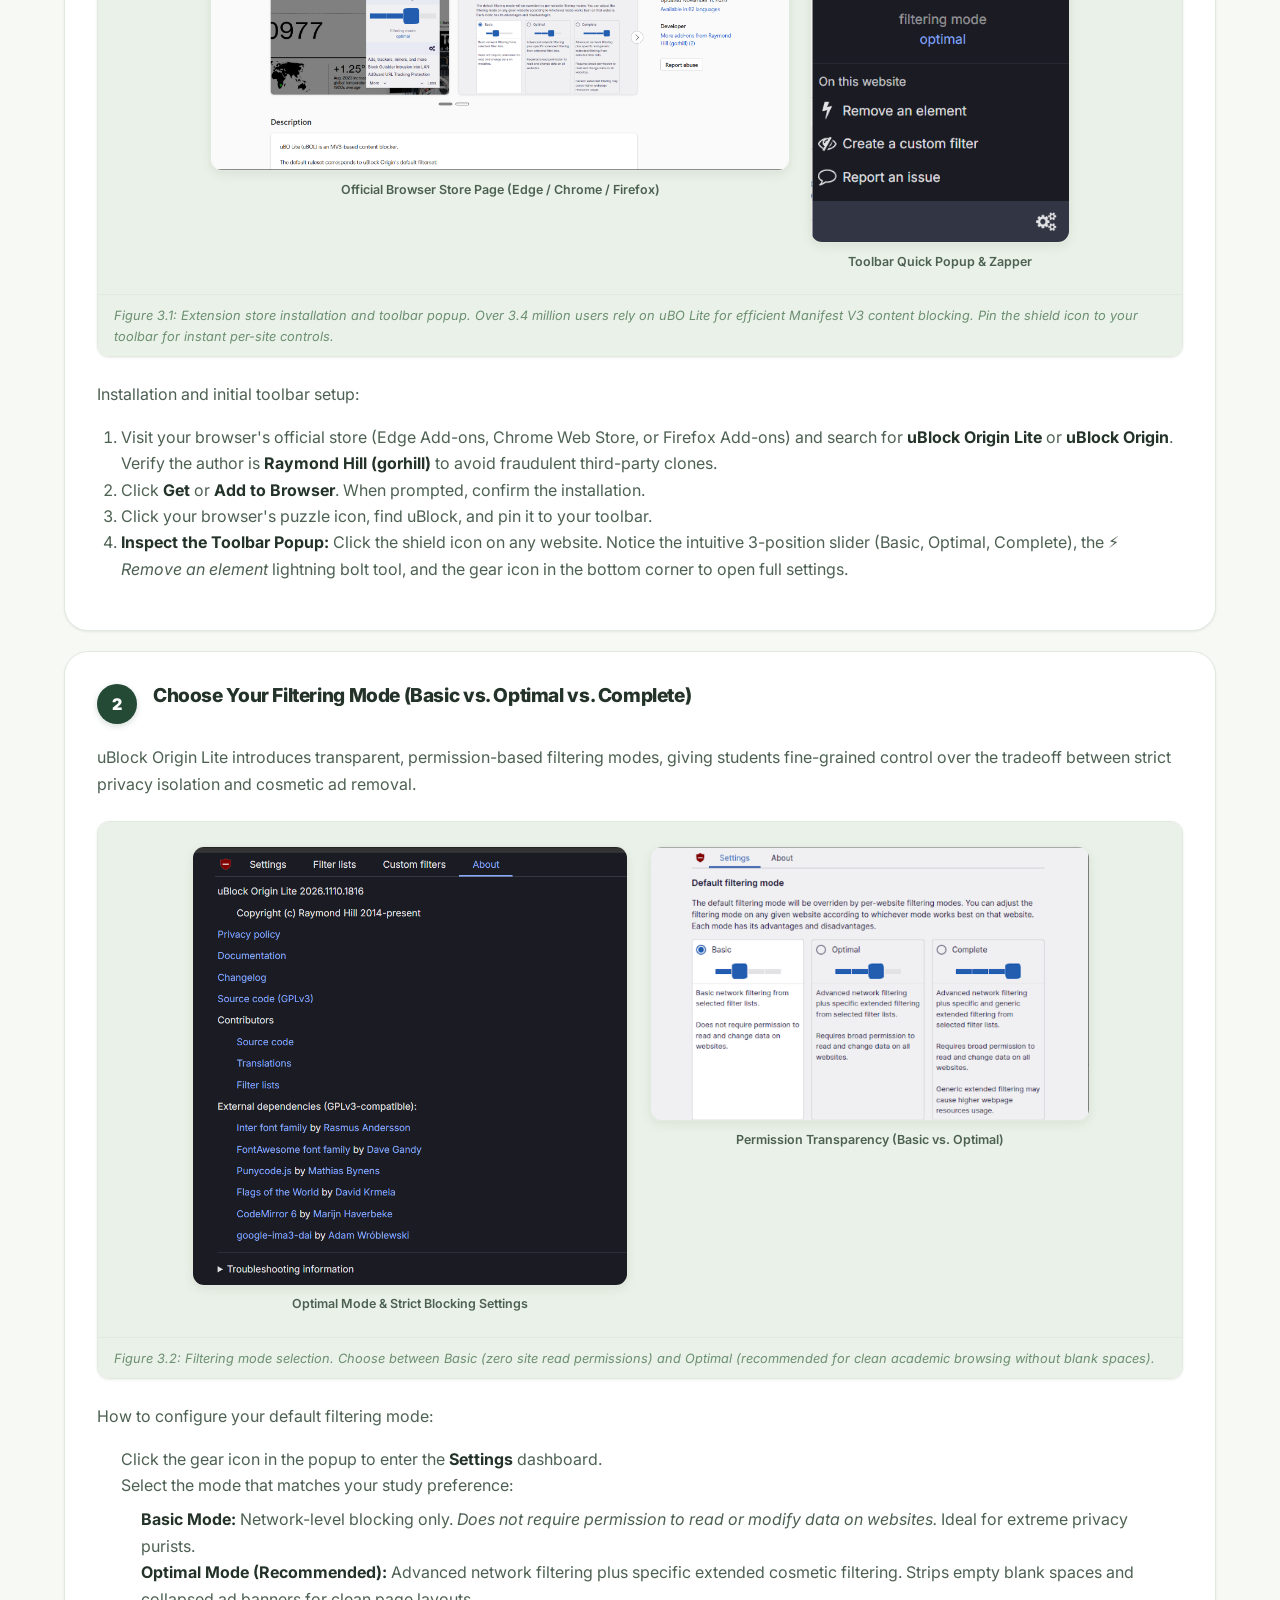
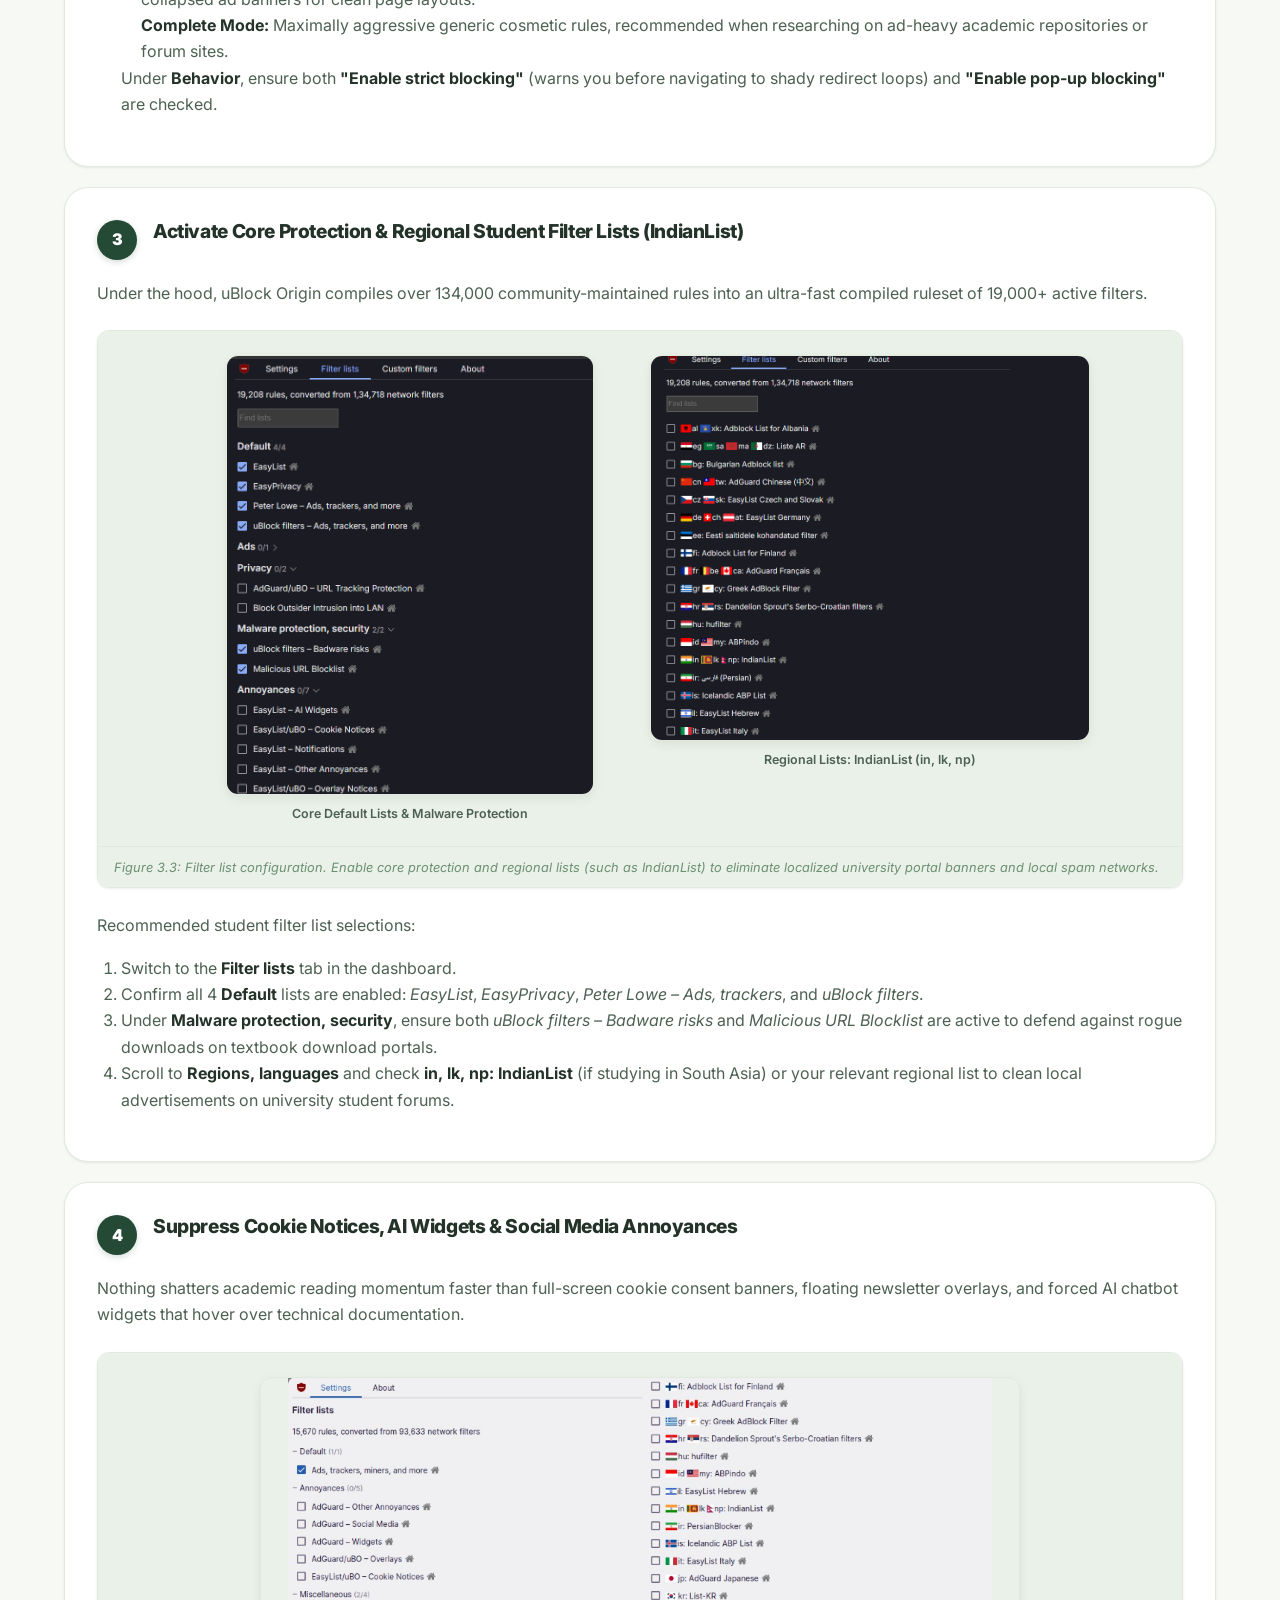
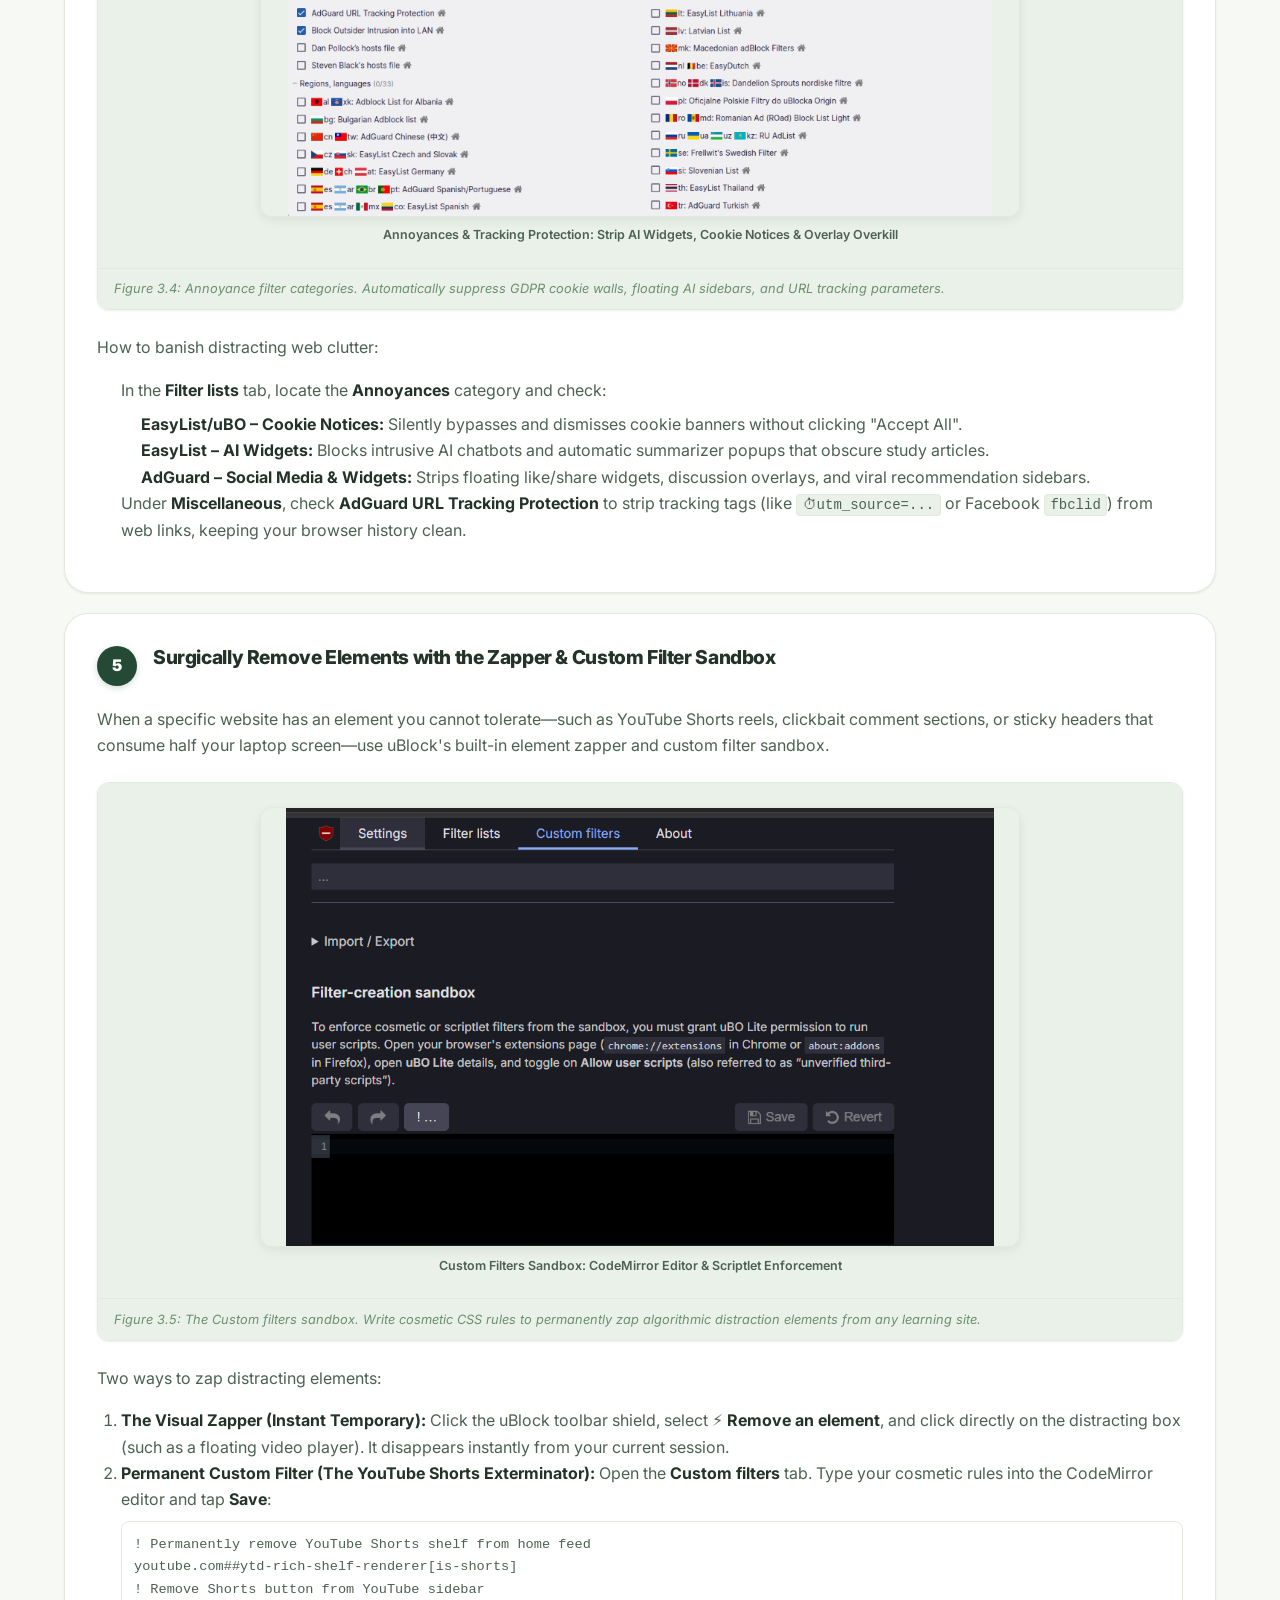
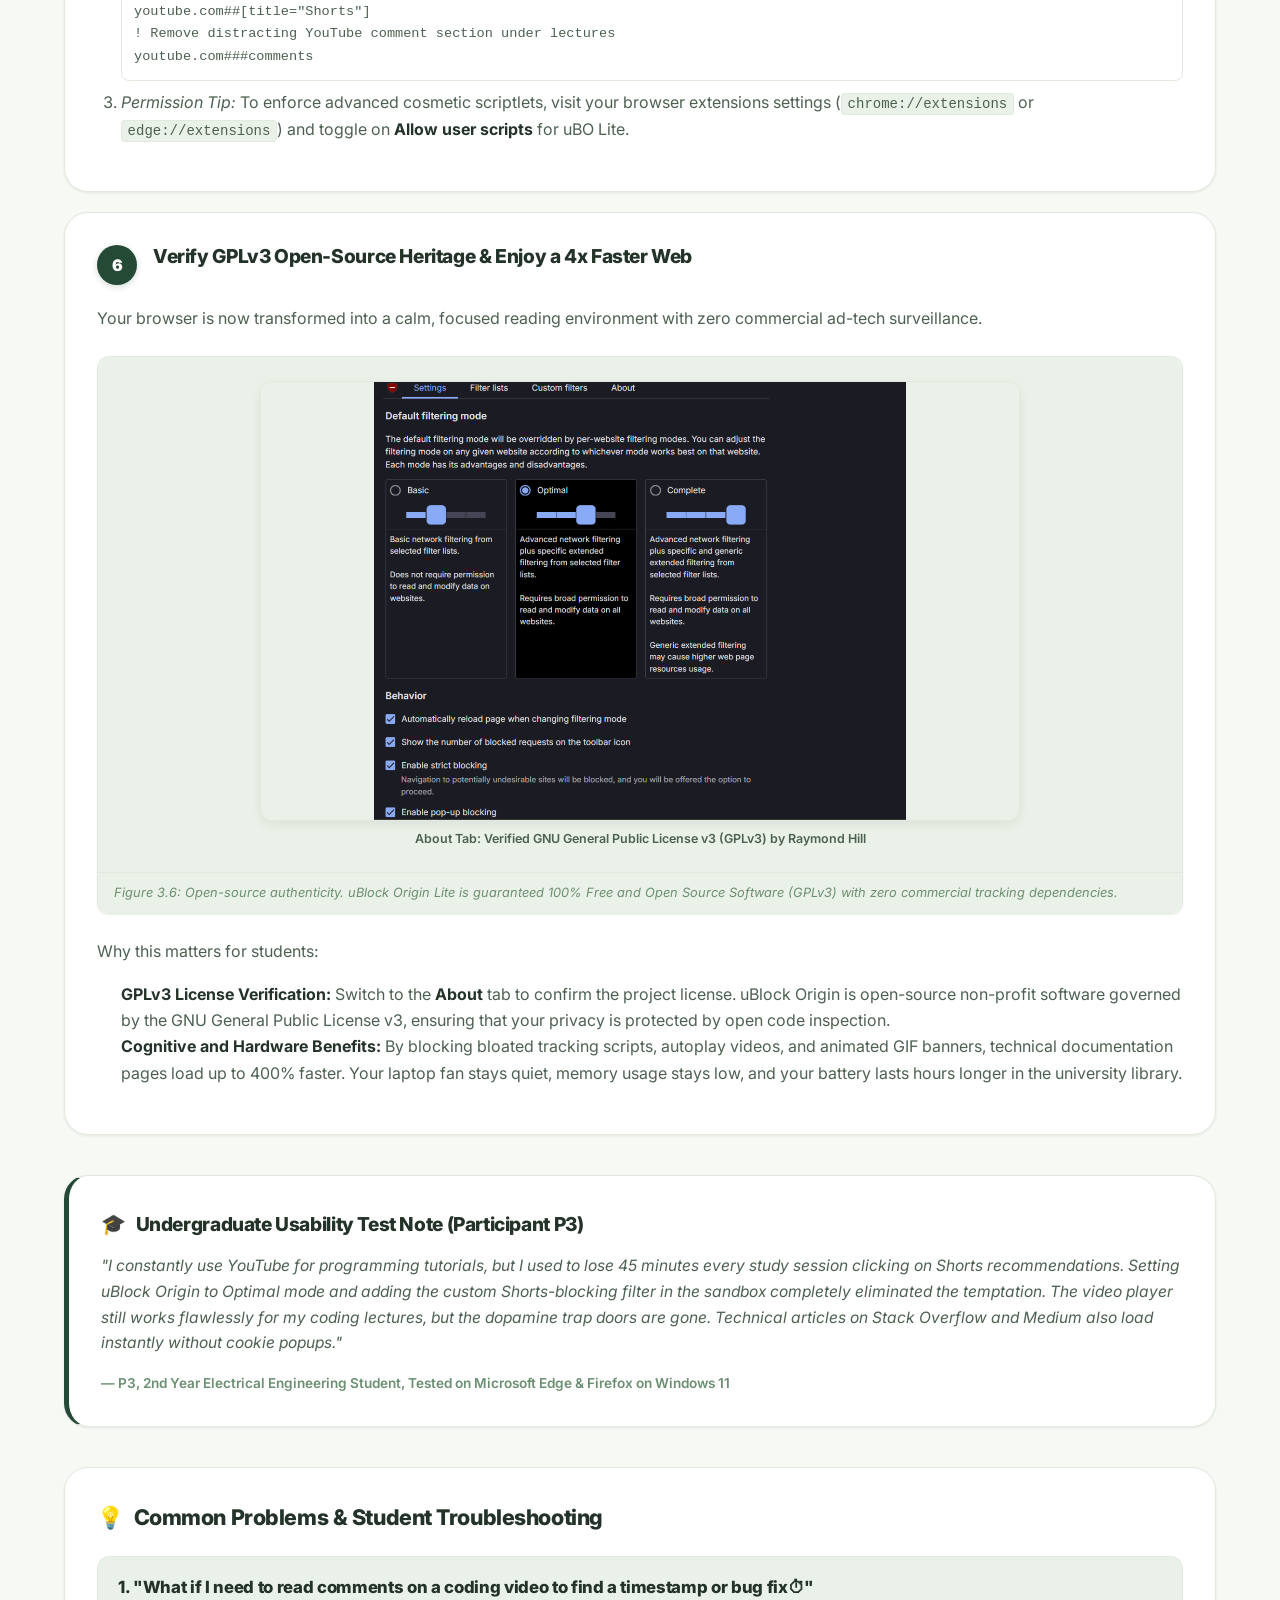
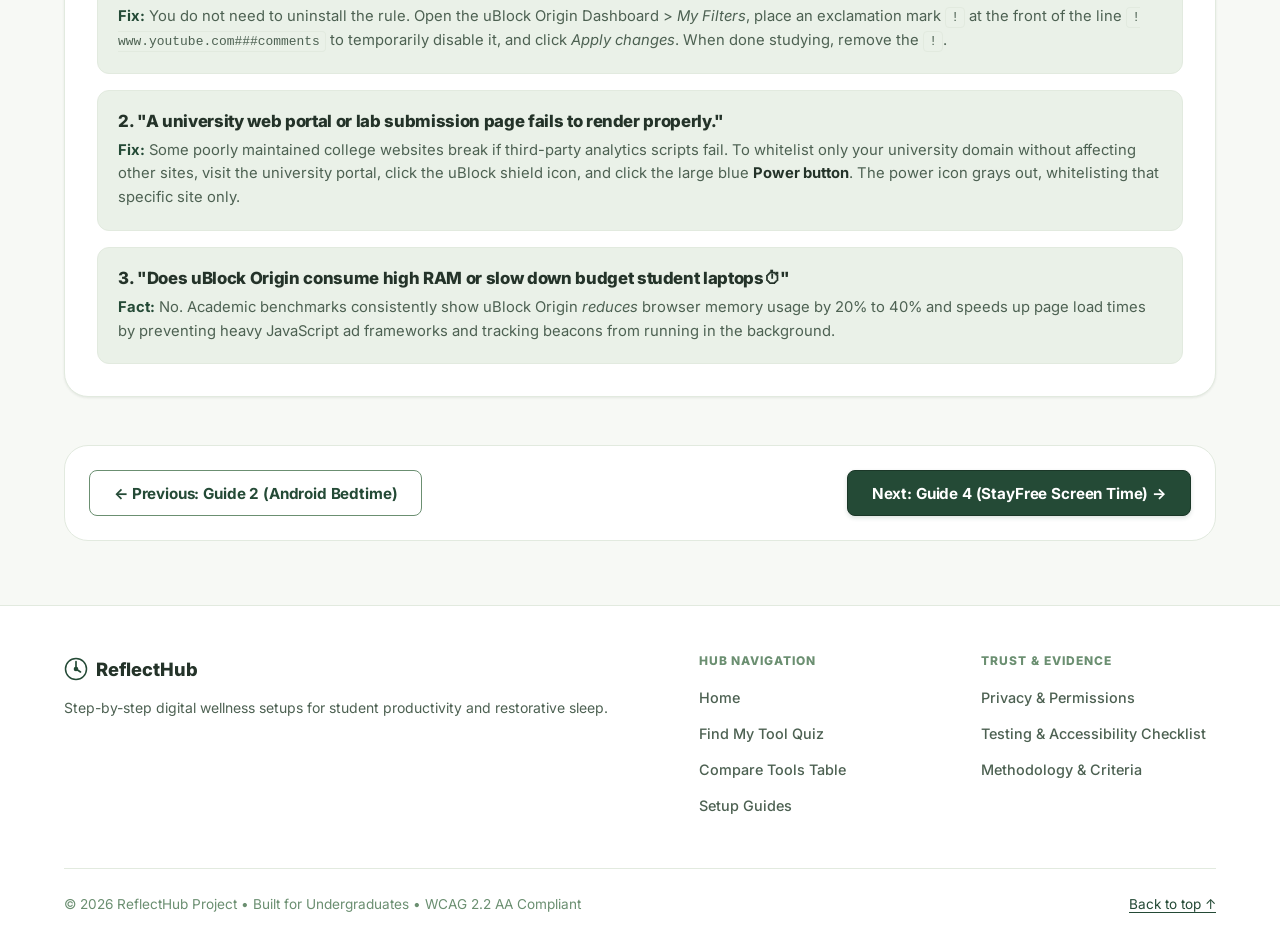
<file: guides/guide-3.html>
<!DOCTYPE html>
<html lang="en">
<head>
  <meta charset="UTF-8">
  <meta name="viewport" content="width=device-width, initial-scale=1.0">
  <meta name="description" content="Guide 3: Step-by-step tutorial to eliminate YouTube Shorts, addictive infinite scroll feeds, and cookie popups using open-source uBlock Origin on Firefox.">
  <title>Guide 3: Strip Distraction Feeds with uBlock Origin | ReflectHub</title>
  <link rel="stylesheet" href="../css/style.css?v=6">
</head>
<body>
  <!-- Scroll progress bar -->
  <div class="scroll-progress-bar" id="scroll-progress" aria-hidden="true"></div>

  <!-- Accessible Skip to Content Link -->
  <a href="#main-content" class="skip-link">Skip to main content</a>

  <!-- Shared Header -->
  <header class="site-header" role="banner">
    <div class="container header-inner">
      <a href="../index.html" class="brand-link" aria-label="ReflectHub Home">
        <svg class="brand-logo-icon" viewBox="0 0 32 32" fill="none" stroke="currentColor" stroke-width="2.2" stroke-linecap="round" stroke-linejoin="round" aria-hidden="true">
          <circle cx="16" cy="16" r="14" stroke="currentColor" stroke-width="2"/>
          <path d="M16 6v10l6 4" stroke="currentColor" stroke-width="2.2"/>
          <path d="M12 21a5 5 0 0 0 8-3" stroke="currentColor" stroke-width="2"/>
          <circle cx="16" cy="16" r="2" fill="currentColor"/>
        </svg>
        <div>
          <span class="brand-name">ReflectHub</span>
          <span class="brand-tagline">Student Digital Wellness Guide</span>
        </div>
      </a>

      <div class="nav-and-tools">
        <button type="button" class="mobile-nav-toggle" aria-expanded="false" aria-controls="primary-nav">
          <span aria-hidden="true">&#9776;</span>
          <span>Menu</span>
        </button>

        <nav id="primary-nav" class="site-nav" role="navigation" aria-label="Primary Navigation">
          <ul>
            <li><a href="../index.html" class="nav-link">Home</a></li>
            <li><a href="../find-my-tool.html" class="nav-link">Find My Tool</a></li>
            <li><a href="../compare.html" class="nav-link">Compare Tools</a></li>
            <li><a href="index.html" class="nav-link" aria-current="page">Setup Guides</a></li>
            <li><a href="../privacy-safety.html" class="nav-link">Privacy &amp; Safety</a></li>
            <li><a href="../testing.html" class="nav-link">Testing &amp; Evidence</a></li>
            <li><a href="../about.html" class="nav-link">About &amp; Method</a></li>
          </ul>
        </nav>

        <button type="button" class="theme-toggle-btn" aria-pressed="false" aria-label="Switch to dark theme">
          <span aria-hidden="true">🌙</span>
          <span>Dark Mode</span>
        </button>
      </div>
    </div>
  </header>
      <!-- Dedicated Digital Wellness Hero Banner -->
      <div class="guide-hero-banner-wrap reveal-scale" aria-hidden="true">
        <img src="../images/wellness-guide3-banner.svg?v=6" alt="Eliminating algorithmic feeds with uBlock Origin and Firefox" class="guide-hero-banner-img" width="800" height="240" loading="eager">
      </div>


  <!-- Main Content -->
  <main id="main-content" role="main">
    <div class="container">
      
      <!-- Breadcrumb -->
      <nav aria-label="Breadcrumb">
        <ol class="breadcrumb">
          <li><a href="../index.html">Home</a></li>
          <li class="breadcrumb-sep" aria-hidden="true">/</li>
          <li><a href="index.html">Setup Guides</a></li>
          <li class="breadcrumb-sep" aria-hidden="true">/</li>
          <li aria-current="page" style="font-weight: 600; color: var(--text-primary);">Guide 3: Browser Cleanse</li>
        </ol>
      </nav>

      <!-- Guide Header & Meta -->
      <header class="guide-header">
        <span class="hero-eyebrow">Guide 03 &bull; Web Distraction Cleanse</span>
        <h1>Eliminating Algorithmic Infinite Feeds and Ad Traps with uBlock Origin &amp; Firefox</h1>
        <p class="lead">
          You open YouTube or a technical tutorial to look up a programming concept, only to get trapped by vertical Shorts, clickbait thumbnails, and autoplay videos. This guide shows you how to surgically remove algorithmic hooks while keeping coursework resources accessible.
        </p>

        <div class="guide-meta">
          <span class="guide-meta-pill">⏱ <strong>Time needed:</strong> 10 minutes</span>
          <span class="guide-meta-pill">🌐 <strong>Works on:</strong> Firefox &amp; Chromium browsers on Windows &amp; Android</span>
          <span class="guide-meta-pill">💰 <strong>Cost:</strong> ₹0 (100% Free &amp; Open Source non-profit)</span>
          <span class="guide-meta-pill">🔒 <strong>Privacy:</strong> Zero data telemetry, purely local CSS filtering</span>
        </div>

        <!-- Visual Step Roadmap Navigation -->
        <nav class="guide-stepper" aria-label="Quick jump to guide steps">
          <span style="font-size: 0.75rem; font-weight: 700; color: var(--text-tertiary); text-transform: uppercase; margin-right: 0.25rem;">Steps:</span>
          <a href="#step-1" class="stepper-item">1. Install &amp; Toolbar</a>
          <span class="stepper-sep" aria-hidden="true">&rarr;</span>
          <a href="#step-2" class="stepper-item">2. Filtering Modes</a>
          <span class="stepper-sep" aria-hidden="true">&rarr;</span>
          <a href="#step-3" class="stepper-item">3. Core &amp; Regional Lists</a>
          <span class="stepper-sep" aria-hidden="true">&rarr;</span>
          <a href="#step-4" class="stepper-item">4. Annoyance Blockers</a>
          <span class="stepper-sep" aria-hidden="true">&rarr;</span>
          <a href="#step-5" class="stepper-item">5. Element Zapper &amp; Rules</a>
          <span class="stepper-sep" aria-hidden="true">&rarr;</span>
          <a href="#step-6" class="stepper-item">6. FOSS GPLv3 &amp; Speed</a>
        </nav>
      </header>

      <!-- Step-by-Step Instructions -->
      <section aria-label="Step-by-step setup walkthrough">
        
        <!-- Step 1 -->
        <article class="step-card" id="step-1">
          <div class="step-card-header">
            <span class="step-num" aria-hidden="true">1</span>
            <h2 class="step-title">Install the Official uBlock Origin Extension &amp; Pin the Toolbar Shield</h2>
          </div>
          <p>
            uBlock Origin Lite (and uBlock Origin) is the gold standard of open-source content blockers, created by <strong>Raymond Hill (gorhill)</strong>. Unlike commercial adblockers that sell user browsing habits or operate paid "Acceptable Ads" whitelists, uBlock is completely free, community-driven, and non-commercial.
          </p>
          
          <div class="step-img-showcase">
            <div class="step-img-gallery">
              <div class="step-desktop-frame" style="max-width: 580px;">
                <img src="../images/ublock-step1-install-store.png" alt="Microsoft Edge Add-ons official store page showing featured uBlock Origin Lite with 3.4M users by Raymond Hill" width="1024" height="499" loading="eager">
                <div class="step-phone-caption">Official Browser Store Page (Edge / Chrome / Firefox)</div>
              </div>
              <div class="step-phone-frame" style="max-width: 260px;">
                <img src="../images/ublock-step1b-toolbar-popup.png" alt="uBlock toolbar popup on microsoftedge.microsoft.com showing filtering mode slider and element zapper" width="338" height="463" loading="eager">
                <div class="step-phone-caption">Toolbar Quick Popup &amp; Zapper</div>
              </div>
            </div>
            <div class="step-caption">
              Figure 3.1: Extension store installation and toolbar popup. Over 3.4 million users rely on uBO Lite for efficient Manifest V3 content blocking. Pin the shield icon to your toolbar for instant per-site controls.
            </div>
          </div>

          <p>
            Installation and initial toolbar setup:
          </p>
          <ol style="padding-left: 1.5rem; margin-bottom: 1rem; color: var(--text-secondary); line-height: 1.65;">
            <li>Visit your browser's official store (Edge Add-ons, Chrome Web Store, or Firefox Add-ons) and search for <strong>uBlock Origin Lite</strong> or <strong>uBlock Origin</strong>. Verify the author is <strong>Raymond Hill (gorhill)</strong> to avoid fraudulent third-party clones.</li>
            <li>Click <strong>Get</strong> or <strong>Add to Browser</strong>. When prompted, confirm the installation.</li>
            <li>Click your browser's puzzle icon, find uBlock, and pin it to your toolbar.</li>
            <li><strong>Inspect the Toolbar Popup:</strong> Click the shield icon on any website. Notice the intuitive 3-position slider (Basic, Optimal, Complete), the ⚡ <em>Remove an element</em> lightning bolt tool, and the gear icon in the bottom corner to open full settings.</li>
          </ol>
        </article>

        <!-- Step 2 -->
        <article class="step-card" id="step-2">
          <div class="step-card-header">
            <span class="step-num" aria-hidden="true">2</span>
            <h2 class="step-title">Choose Your Filtering Mode (Basic vs. Optimal vs. Complete)</h2>
          </div>
          <p>
            uBlock Origin Lite introduces transparent, permission-based filtering modes, giving students fine-grained control over the tradeoff between strict privacy isolation and cosmetic ad removal.
          </p>

          <div class="step-img-showcase">
            <div class="step-img-gallery">
              <div class="step-desktop-frame" style="max-width: 440px;">
                <img src="../images/ublock-step2-filtering-modes.png" alt="uBlock Settings tab showing Default filtering mode cards with Optimal selected and behavior checkboxes" width="796" height="802" loading="lazy">
                <div class="step-phone-caption">Optimal Mode &amp; Strict Blocking Settings</div>
              </div>
              <div class="step-desktop-frame" style="max-width: 440px;">
                <img src="../images/ublock-step2b-basic-vs-optimal.png" alt="Filtering mode options highlighting permission differences between Basic and Optimal" width="796" height="497" loading="lazy">
                <div class="step-phone-caption">Permission Transparency (Basic vs. Optimal)</div>
              </div>
            </div>
            <div class="step-caption">
              Figure 3.2: Filtering mode selection. Choose between Basic (zero site read permissions) and Optimal (recommended for clean academic browsing without blank spaces).
            </div>
          </div>

          <p>
            How to configure your default filtering mode:
          </p>
          <ul style="padding-left: 1.5rem; margin-bottom: 1rem; color: var(--text-secondary); line-height: 1.65;">
            <li>Click the gear icon in the popup to enter the <strong>Settings</strong> dashboard.</li>
            <li>Select the mode that matches your study preference:
              <ul style="margin-top: 0.5rem; padding-left: 1.25rem;">
                <li><strong>Basic Mode:</strong> Network-level blocking only. <em>Does not require permission to read or modify data on websites.</em> Ideal for extreme privacy purists.</li>
                <li><strong>Optimal Mode (Recommended):</strong> Advanced network filtering plus specific extended cosmetic filtering. Strips empty blank spaces and collapsed ad banners for clean page layouts.</li>
                <li><strong>Complete Mode:</strong> Maximally aggressive generic cosmetic rules, recommended when researching on ad-heavy academic repositories or forum sites.</li>
              </ul>
            </li>
            <li>Under <strong>Behavior</strong>, ensure both <strong>"Enable strict blocking"</strong> (warns you before navigating to shady redirect loops) and <strong>"Enable pop-up blocking"</strong> are checked.</li>
          </ul>
        </article>

        <!-- Step 3 -->
        <article class="step-card" id="step-3">
          <div class="step-card-header">
            <span class="step-num" aria-hidden="true">3</span>
            <h2 class="step-title">Activate Core Protection &amp; Regional Student Filter Lists (IndianList)</h2>
          </div>
          <p>
            Under the hood, uBlock Origin compiles over 134,000 community-maintained rules into an ultra-fast compiled ruleset of 19,000+ active filters.
          </p>

          <div class="step-img-showcase">
            <div class="step-img-gallery">
              <div class="step-desktop-frame" style="max-width: 440px;">
                <img src="../images/ublock-step3-core-filter-lists.png" alt="uBlock Filter lists tab showing Default 4/4 lists EasyList, EasyPrivacy, Peter Lowe and Malware protection" width="767" height="918" loading="lazy">
                <div class="step-phone-caption">Core Default Lists &amp; Malware Protection</div>
              </div>
              <div class="step-desktop-frame" style="max-width: 440px;">
                <img src="../images/ublock-step3b-regional-indian-list.png" alt="Regional and language filter lists showing IndianList with flags for India, Sri Lanka, and Nepal" width="1015" height="890" loading="lazy">
                <div class="step-phone-caption">Regional Lists: IndianList (in, lk, np)</div>
              </div>
            </div>
            <div class="step-caption">
              Figure 3.3: Filter list configuration. Enable core protection and regional lists (such as IndianList) to eliminate localized university portal banners and local spam networks.
            </div>
          </div>

          <p>
            Recommended student filter list selections:
          </p>
          <ol style="padding-left: 1.5rem; margin-bottom: 1rem; color: var(--text-secondary); line-height: 1.65;">
            <li>Switch to the <strong>Filter lists</strong> tab in the dashboard.</li>
            <li>Confirm all 4 <strong>Default</strong> lists are enabled: <em>EasyList</em>, <em>EasyPrivacy</em>, <em>Peter Lowe &ndash; Ads, trackers</em>, and <em>uBlock filters</em>.</li>
            <li>Under <strong>Malware protection, security</strong>, ensure both <em>uBlock filters &ndash; Badware risks</em> and <em>Malicious URL Blocklist</em> are active to defend against rogue downloads on textbook download portals.</li>
            <li>Scroll to <strong>Regions, languages</strong> and check <strong>in, lk, np: IndianList</strong> (if studying in South Asia) or your relevant regional list to clean local advertisements on university student forums.</li>
          </ol>
        </article>

        <!-- Step 4 -->
        <article class="step-card" id="step-4">
          <div class="step-card-header">
            <span class="step-num" aria-hidden="true">4</span>
            <h2 class="step-title">Suppress Cookie Notices, AI Widgets &amp; Social Media Annoyances</h2>
          </div>
          <p>
            Nothing shatters academic reading momentum faster than full-screen cookie consent banners, floating newsletter overlays, and forced AI chatbot widgets that hover over technical documentation.
          </p>

          <div class="step-img-showcase">
            <div class="step-img-wide-frame">
              <img src="../images/ublock-step4-annoyance-lists.png" alt="Filter lists Annoyances category showing AdGuard Social Media, Widgets, EasyList Cookie Notices, and URL Tracking Protection" width="945" height="588" loading="lazy">
              <div class="step-phone-caption" style="max-width: 720px;">Annoyances &amp; Tracking Protection: Strip AI Widgets, Cookie Notices &amp; Overlay Overkill</div>
            </div>
            <div class="step-caption">
              Figure 3.4: Annoyance filter categories. Automatically suppress GDPR cookie walls, floating AI sidebars, and URL tracking parameters.
            </div>
          </div>

          <p>
            How to banish distracting web clutter:
          </p>
          <ul style="padding-left: 1.5rem; margin-bottom: 1rem; color: var(--text-secondary); line-height: 1.65;">
            <li>In the <strong>Filter lists</strong> tab, locate the <strong>Annoyances</strong> category and check:
              <ul style="margin-top: 0.5rem; padding-left: 1.25rem;">
                <li><strong>EasyList/uBO &ndash; Cookie Notices:</strong> Silently bypasses and dismisses cookie banners without clicking "Accept All".</li>
                <li><strong>EasyList &ndash; AI Widgets:</strong> Blocks intrusive AI chatbots and automatic summarizer popups that obscure study articles.</li>
                <li><strong>AdGuard &ndash; Social Media &amp; Widgets:</strong> Strips floating like/share widgets, discussion overlays, and viral recommendation sidebars.</li>
              </ul>
            </li>
            <li>Under <strong>Miscellaneous</strong>, check <strong>AdGuard URL Tracking Protection</strong> to strip tracking tags (like <code>&#9201;utm_source=...</code> or Facebook <code>fbclid</code>) from web links, keeping your browser history clean.</li>
          </ul>
        </article>

        <!-- Step 5 -->
        <article class="step-card" id="step-5">
          <div class="step-card-header">
            <span class="step-num" aria-hidden="true">5</span>
            <h2 class="step-title">Surgically Remove Elements with the Zapper &amp; Custom Filter Sandbox</h2>
          </div>
          <p>
            When a specific website has an element you cannot tolerate&mdash;such as YouTube Shorts reels, clickbait comment sections, or sticky headers that consume half your laptop screen&mdash;use uBlock's built-in element zapper and custom filter sandbox.
          </p>

          <div class="step-img-showcase">
            <div class="step-img-wide-frame">
              <img src="../images/ublock-step5-custom-filters-sandbox.png" alt="Custom filters tab showing Filter-creation sandbox with code editor and user script permission guidance" width="972" height="601" loading="lazy">
              <div class="step-phone-caption" style="max-width: 720px;">Custom Filters Sandbox: CodeMirror Editor &amp; Scriptlet Enforcement</div>
            </div>
            <div class="step-caption">
              Figure 3.5: The Custom filters sandbox. Write cosmetic CSS rules to permanently zap algorithmic distraction elements from any learning site.
            </div>
          </div>

          <p>
            Two ways to zap distracting elements:
          </p>
          <ol style="padding-left: 1.5rem; margin-bottom: 1rem; color: var(--text-secondary); line-height: 1.65;">
            <li><strong>The Visual Zapper (Instant Temporary):</strong> Click the uBlock toolbar shield, select ⚡ <strong>Remove an element</strong>, and click directly on the distracting box (such as a floating video player). It disappears instantly from your current session.</li>
            <li><strong>Permanent Custom Filter (The YouTube Shorts Exterminator):</strong> Open the <strong>Custom filters</strong> tab. Type your cosmetic rules into the CodeMirror editor and tap <strong>Save</strong>:
              <pre style="background: var(--bg-surface); padding: 0.75rem; border-radius: var(--r-sm); border: 1px solid var(--border-weak); font-family: var(--font-mono); font-size: 0.85rem; margin: 0.5rem 0;">! Permanently remove YouTube Shorts shelf from home feed
youtube.com##ytd-rich-shelf-renderer[is-shorts]
! Remove Shorts button from YouTube sidebar
youtube.com##[title="Shorts"]
! Remove distracting YouTube comment section under lectures
youtube.com###comments</pre>
            </li>
            <li><em>Permission Tip:</em> To enforce advanced cosmetic scriptlets, visit your browser extensions settings (<code>chrome://extensions</code> or <code>edge://extensions</code>) and toggle on <strong>Allow user scripts</strong> for uBO Lite.</li>
          </ol>
        </article>

        <!-- Step 6 -->
        <article class="step-card" id="step-6">
          <div class="step-card-header">
            <span class="step-num" aria-hidden="true">6</span>
            <h2 class="step-title">Verify GPLv3 Open-Source Heritage &amp; Enjoy a 4x Faster Web</h2>
          </div>
          <p>
            Your browser is now transformed into a calm, focused reading environment with zero commercial ad-tech surveillance.
          </p>

          <div class="step-img-showcase">
            <div class="step-img-wide-frame">
              <img src="../images/ublock-step6-about-gplv3.png" alt="uBlock About tab verifying GPLv3 open source license and Raymond Hill copyright" width="1024" height="842" loading="lazy">
              <div class="step-phone-caption" style="max-width: 720px;">About Tab: Verified GNU General Public License v3 (GPLv3) by Raymond Hill</div>
            </div>
            <div class="step-caption">
              Figure 3.6: Open-source authenticity. uBlock Origin Lite is guaranteed 100% Free and Open Source Software (GPLv3) with zero commercial tracking dependencies.
            </div>
          </div>

          <p>
            Why this matters for students:
          </p>
          <ul style="padding-left: 1.5rem; margin-bottom: 1rem; color: var(--text-secondary); line-height: 1.65;">
            <li><strong>GPLv3 License Verification:</strong> Switch to the <strong>About</strong> tab to confirm the project license. uBlock Origin is open-source non-profit software governed by the GNU General Public License v3, ensuring that your privacy is protected by open code inspection.</li>
            <li><strong>Cognitive and Hardware Benefits:</strong> By blocking bloated tracking scripts, autoplay videos, and animated GIF banners, technical documentation pages load up to 400% faster. Your laptop fan stays quiet, memory usage stays low, and your battery lasts hours longer in the university library.</li>
          </ul>
        </article>

      </section>

      <!-- Student Usability Case Note -->
      <section class="card" aria-labelledby="testimonial-title" style="margin-top: 2.5rem; background: var(--bg-surface); border: 1px solid var(--border-weak); border-left: 5px solid var(--accent); border-radius: var(--r-xl); padding: 2rem; box-shadow: var(--shadow-sm);">
        <div style="display: flex; align-items: center; gap: 0.6rem; margin-bottom: 0.75rem;">
          <span style="font-size: 1.25rem;" aria-hidden="true">&#127891;</span>
          <h2 id="testimonial-title" style="font-size: 1.2rem; margin: 0; color: var(--text-primary);">
            Undergraduate Usability Test Note (Participant P3)
          </h2>
        </div>
        <blockquote style="margin: 0 0 1rem 0; font-size: 0.975rem; color: var(--text-secondary); line-height: 1.65; font-style: italic;">
          "I constantly use YouTube for programming tutorials, but I used to lose 45 minutes every study session clicking on Shorts recommendations. Setting uBlock Origin to Optimal mode and adding the custom Shorts-blocking filter in the sandbox completely eliminated the temptation. The video player still works flawlessly for my coding lectures, but the dopamine trap doors are gone. Technical articles on Stack Overflow and Medium also load instantly without cookie popups."
        </blockquote>
        <div style="font-size: 0.85rem; font-weight: 600; color: var(--text-tertiary);">
          &mdash; P3, 2nd Year Electrical Engineering Student, Tested on Microsoft Edge &amp; Firefox on Windows 11
        </div>
      </section>

      <!-- Common Problems Section -->
      <section class="card" aria-labelledby="problems-title" style="margin-top: 2.5rem; background: var(--bg-surface); border: 1px solid var(--border-weak); border-radius: var(--r-xl); padding: 2rem; box-shadow: var(--shadow-sm);">
        <div style="display: flex; align-items: center; gap: 0.6rem; margin-bottom: 1.25rem;">
          <span style="font-size: 1.35rem;" aria-hidden="true">💡</span>
          <h2 id="problems-title" style="font-size: 1.35rem; margin: 0; color: var(--text-primary);">
            Common Problems &amp; Student Troubleshooting
          </h2>
        </div>

        <div style="display: flex; flex-direction: column; gap: 1rem;">
          <div style="background: var(--bg-elevated); padding: 1.25rem; border-radius: var(--r-md); border: 1px solid var(--border-weak);">
            <h3 style="font-size: 1.05rem; margin: 0 0 0.5rem 0; color: var(--text-primary);">
              1. "What if I need to read comments on a coding video to find a timestamp or bug fix&#9201;"
            </h3>
            <p style="font-size: 0.925rem; margin: 0; color: var(--text-secondary); line-height: 1.6;">
              <strong style="color: var(--accent);">Fix:</strong> You do not need to uninstall the rule. Open the uBlock Origin Dashboard &gt; <em>My Filters</em>, place an exclamation mark <code>!</code> at the front of the line <code>! www.youtube.com###comments</code> to temporarily disable it, and click <em>Apply changes</em>. When done studying, remove the <code>!</code>.
            </p>
          </div>

          <div style="background: var(--bg-elevated); padding: 1.25rem; border-radius: var(--r-md); border: 1px solid var(--border-weak);">
            <h3 style="font-size: 1.05rem; margin: 0 0 0.5rem 0; color: var(--text-primary);">
              2. "A university web portal or lab submission page fails to render properly."
            </h3>
            <p style="font-size: 0.925rem; margin: 0; color: var(--text-secondary); line-height: 1.6;">
              <strong style="color: var(--accent);">Fix:</strong> Some poorly maintained college websites break if third-party analytics scripts fail. To whitelist only your university domain without affecting other sites, visit the university portal, click the uBlock shield icon, and click the large blue <strong>Power button</strong>. The power icon grays out, whitelisting that specific site only.
            </p>
          </div>

          <div style="background: var(--bg-elevated); padding: 1.25rem; border-radius: var(--r-md); border: 1px solid var(--border-weak);">
            <h3 style="font-size: 1.05rem; margin: 0 0 0.5rem 0; color: var(--text-primary);">
              3. "Does uBlock Origin consume high RAM or slow down budget student laptops&#9201;"
            </h3>
            <p style="font-size: 0.925rem; margin: 0; color: var(--text-secondary); line-height: 1.6;">
              <strong style="color: var(--accent);">Fact:</strong> No. Academic benchmarks consistently show uBlock Origin <em>reduces</em> browser memory usage by 20% to 40% and speeds up page load times by preventing heavy JavaScript ad frameworks and tracking beacons from running in the background.
            </p>
          </div>
        </div>
      </section>

      <!-- Navigation Buttons -->
      <nav class="guide-nav" aria-label="Setup guide progression">
        <a href="guide-2.html" class="btn btn-secondary">
          &larr; Previous: Guide 2 (Android Bedtime)
        </a>
        <a href="guide-4.html" class="btn btn-primary">
          Next: Guide 4 (StayFree Screen Time) &rarr;
        </a>
      </nav>

    </div>
  </main>

  <!-- Shared Footer -->
  <footer class="site-footer" role="contentinfo">
    <div class="container">
      <div class="footer-grid">
        <div>
          <div style="display: flex; align-items: center; gap: 0.5rem; margin-bottom: 0.75rem;">
            <svg style="width: 24px; height: 24px; color: var(--accent);" viewBox="0 0 32 32" fill="none" stroke="currentColor" stroke-width="2.2" stroke-linecap="round" stroke-linejoin="round" aria-hidden="true">
              <circle cx="16" cy="16" r="14" stroke="currentColor" stroke-width="2"/>
              <path d="M16 6v10l6 4" stroke="currentColor" stroke-width="2.2"/>
              <circle cx="16" cy="16" r="2" fill="currentColor"/>
            </svg>
            <span style="font-weight: 800; font-size: 1.15rem; color: var(--text-primary);">ReflectHub</span>
          </div>
          <p style="font-size: 0.875rem; margin-bottom: 1rem;">
            Step-by-step digital wellness setups for student productivity and restorative sleep.
          </p>
        </div>

        <div>
          <h2 class="footer-heading">Hub Navigation</h2>
          <ul class="footer-links">
            <li><a href="../index.html">Home</a></li>
            <li><a href="../find-my-tool.html">Find My Tool Quiz</a></li>
            <li><a href="../compare.html">Compare Tools Table</a></li>
            <li><a href="index.html">Setup Guides</a></li>
          </ul>
        </div>

        <div>
          <h2 class="footer-heading">Trust &amp; Evidence</h2>
          <ul class="footer-links">
            <li><a href="../privacy-safety.html">Privacy &amp; Permissions</a></li>
            <li><a href="../testing.html">Testing &amp; Accessibility Checklist</a></li>
            <li><a href="../about.html">Methodology &amp; Criteria</a></li>
          </ul>
        </div>
      </div>

      <div class="footer-bottom">
        <div>
          &copy; 2026 ReflectHub Project &bull; Built for Undergraduates &bull; WCAG 2.2 AA Compliant
        </div>
        <div>
          <a href="#main-content">Back to top &uarr;</a>
        </div>
      </div>
    </div>
  </footer>

  <script src="../js/main.js?v=6"></script>

  <!-- Back to top button -->
  <button class="back-to-top" id="back-to-top" aria-label="Scroll back to top">
    <svg viewBox="0 0 24 24" fill="none" stroke="currentColor" stroke-width="2.5" stroke-linecap="round" aria-hidden="true"><polyline points="18 15 12 9 6 15"/></svg>
  </button>
</body>
</html>
</file>
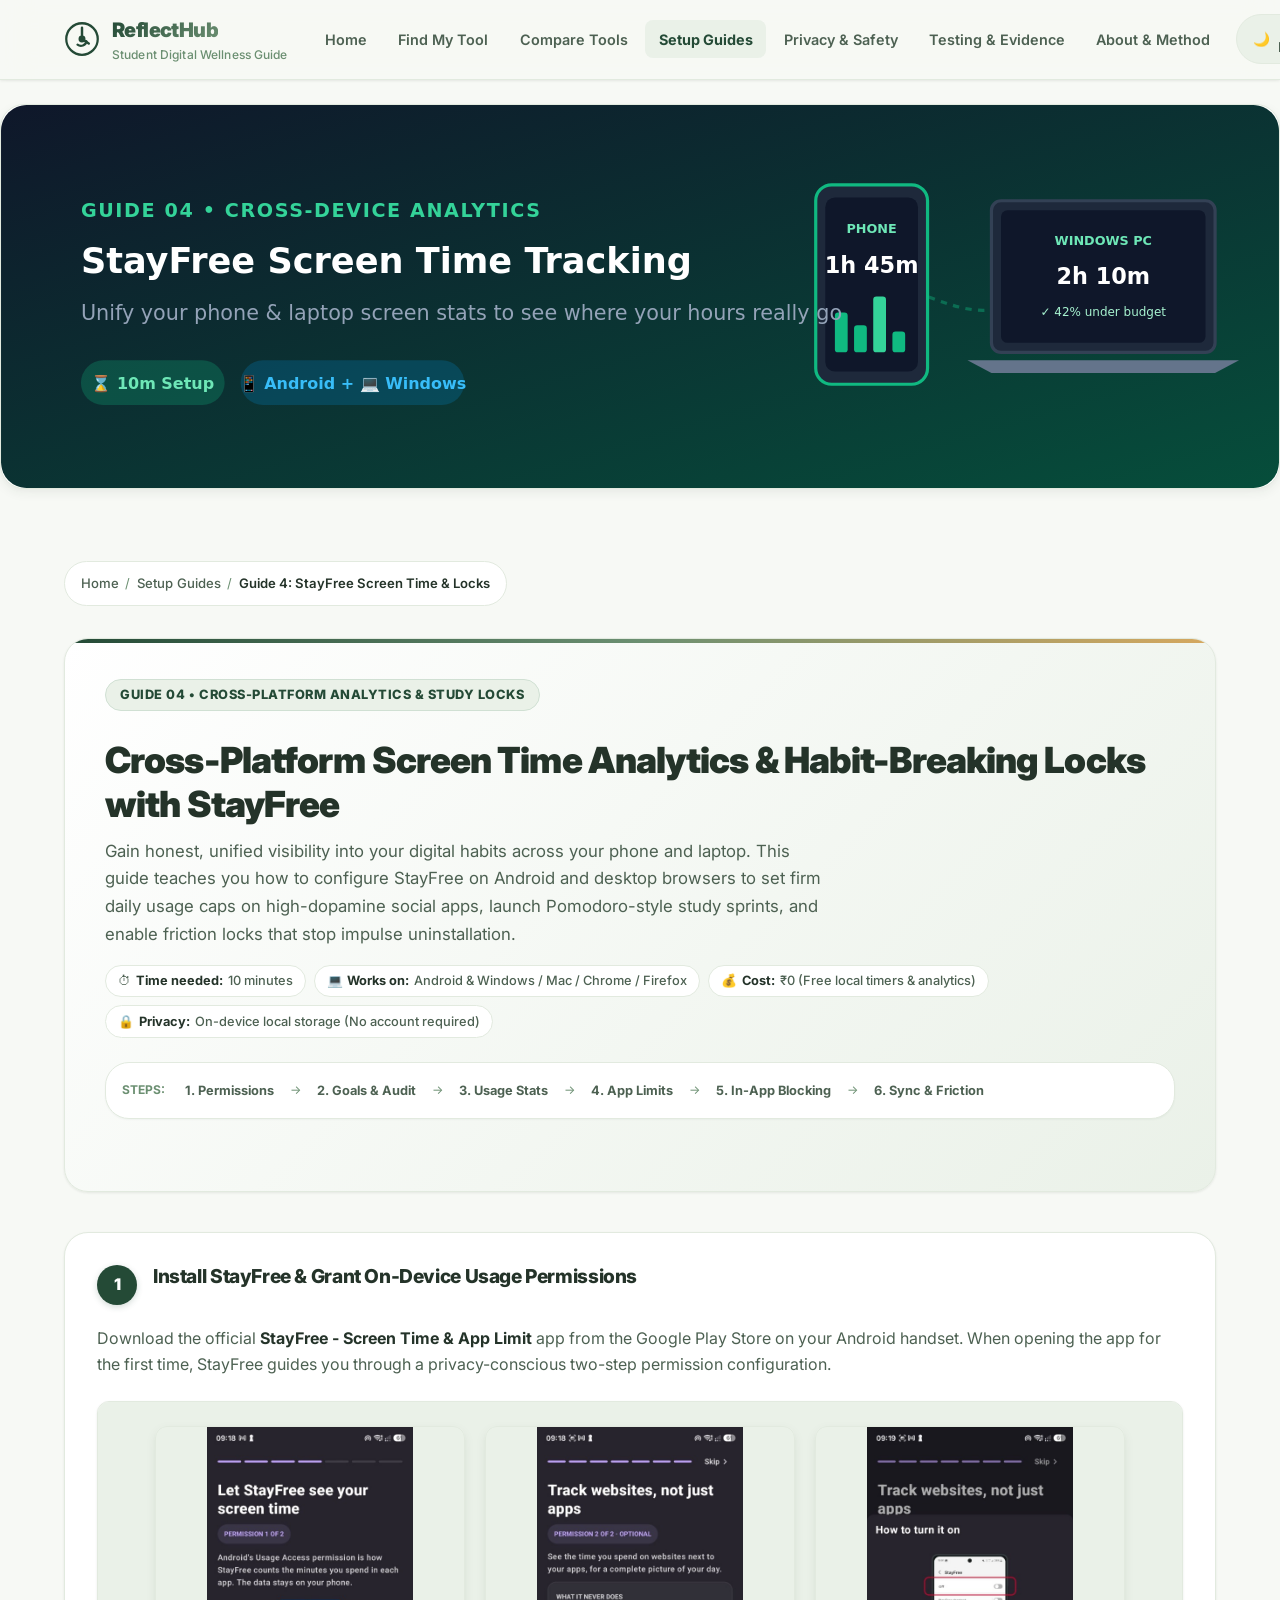
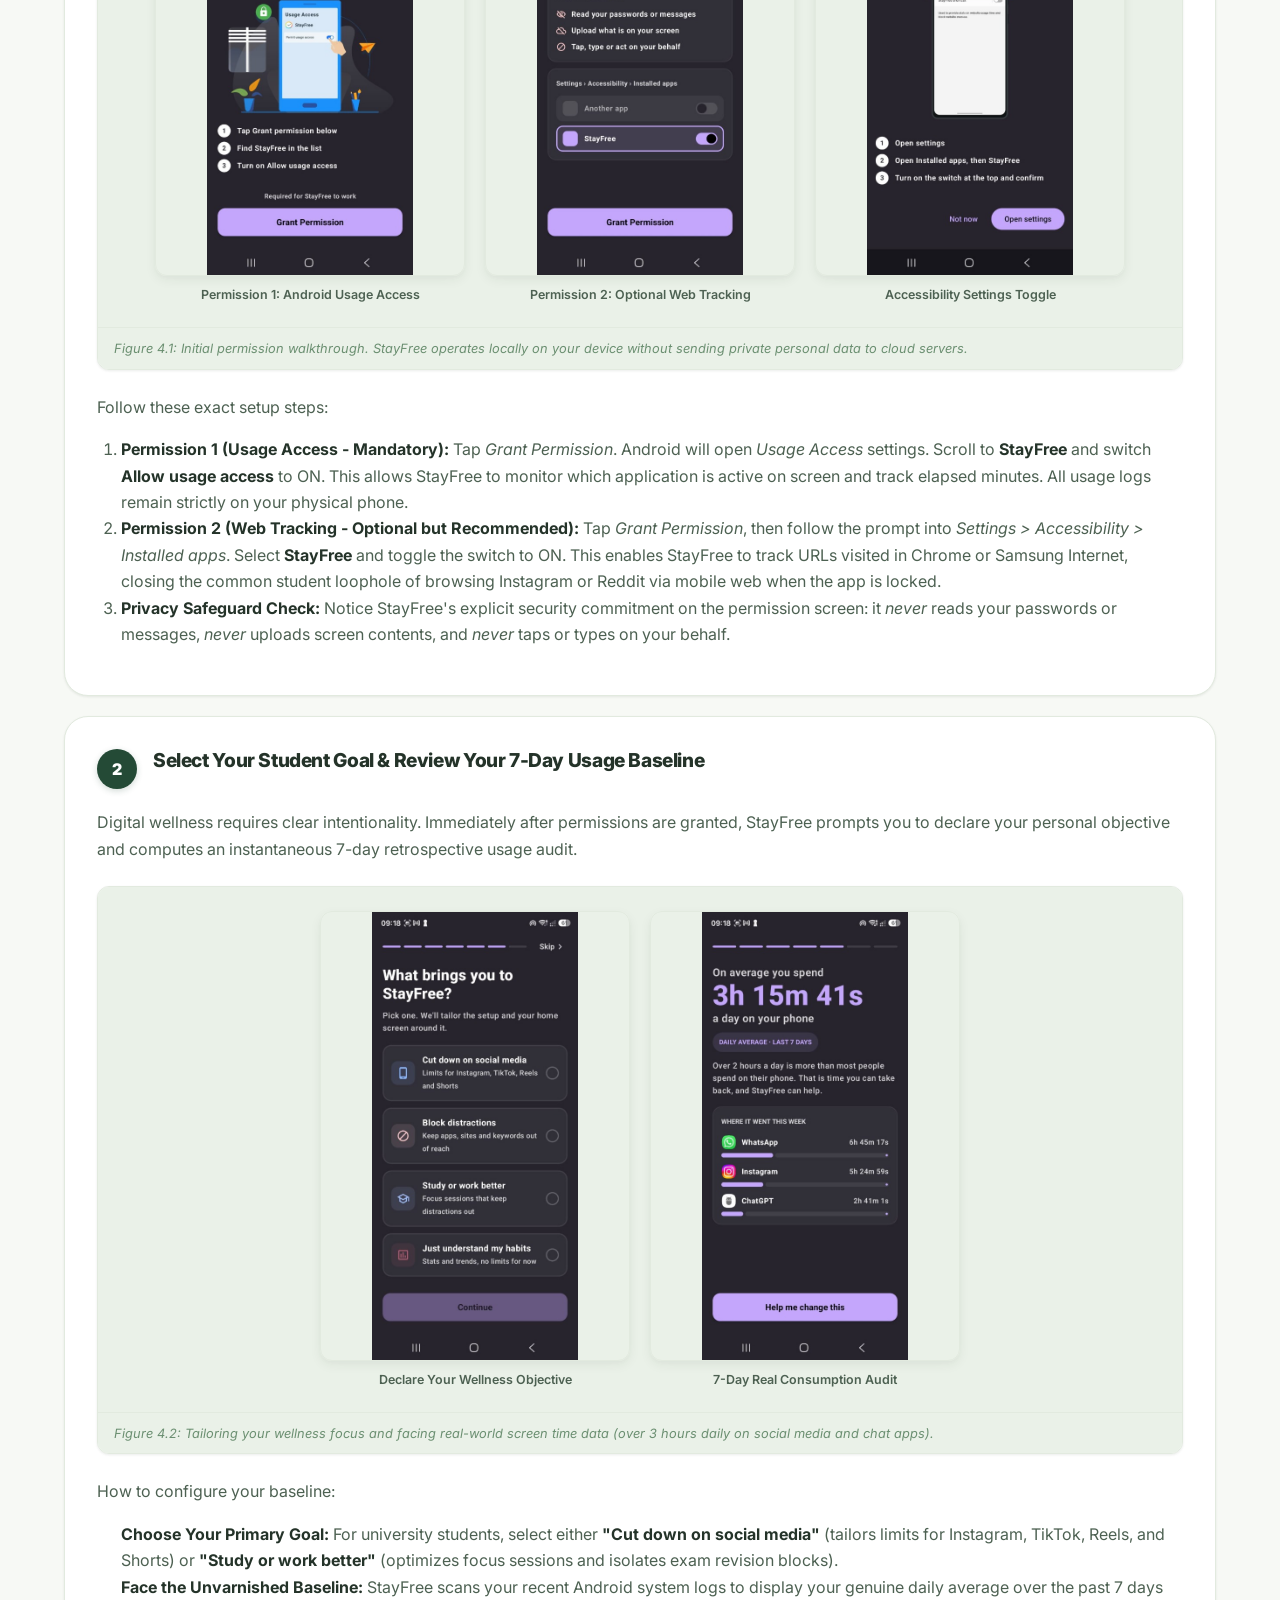
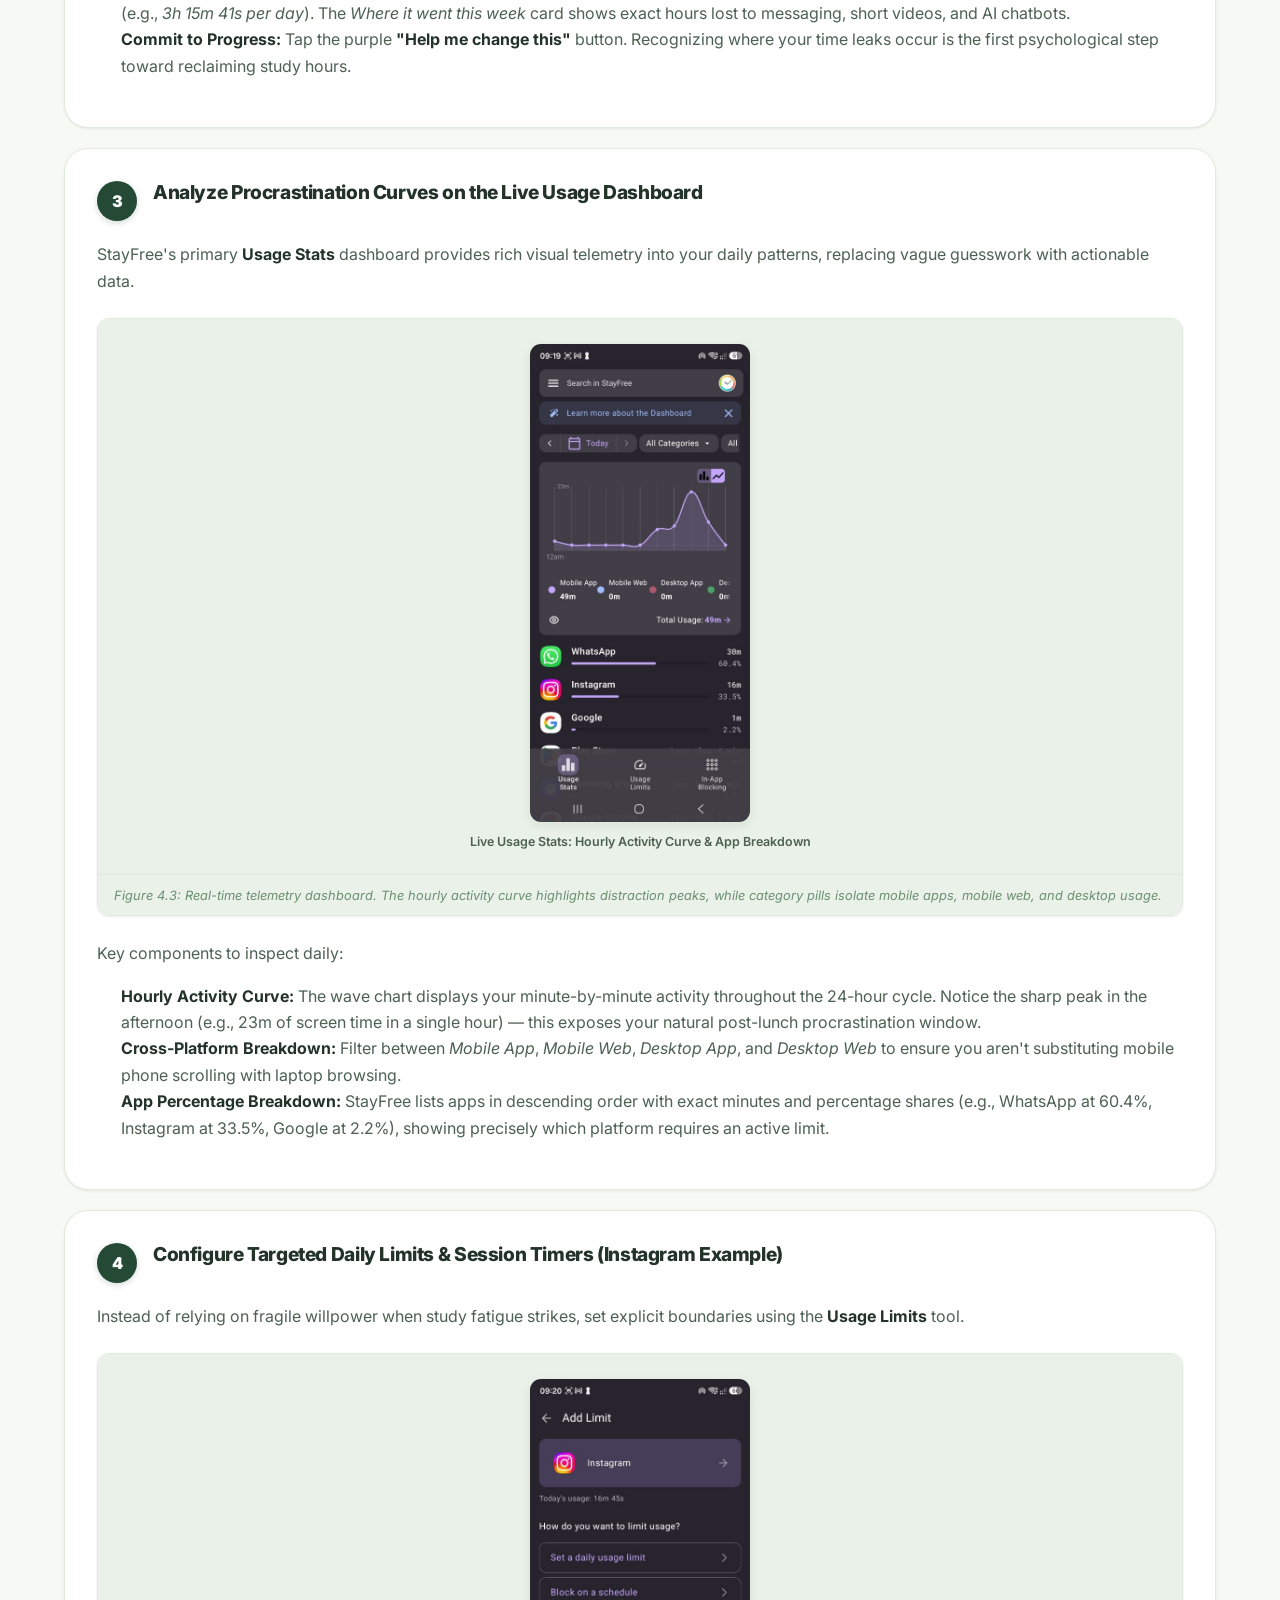
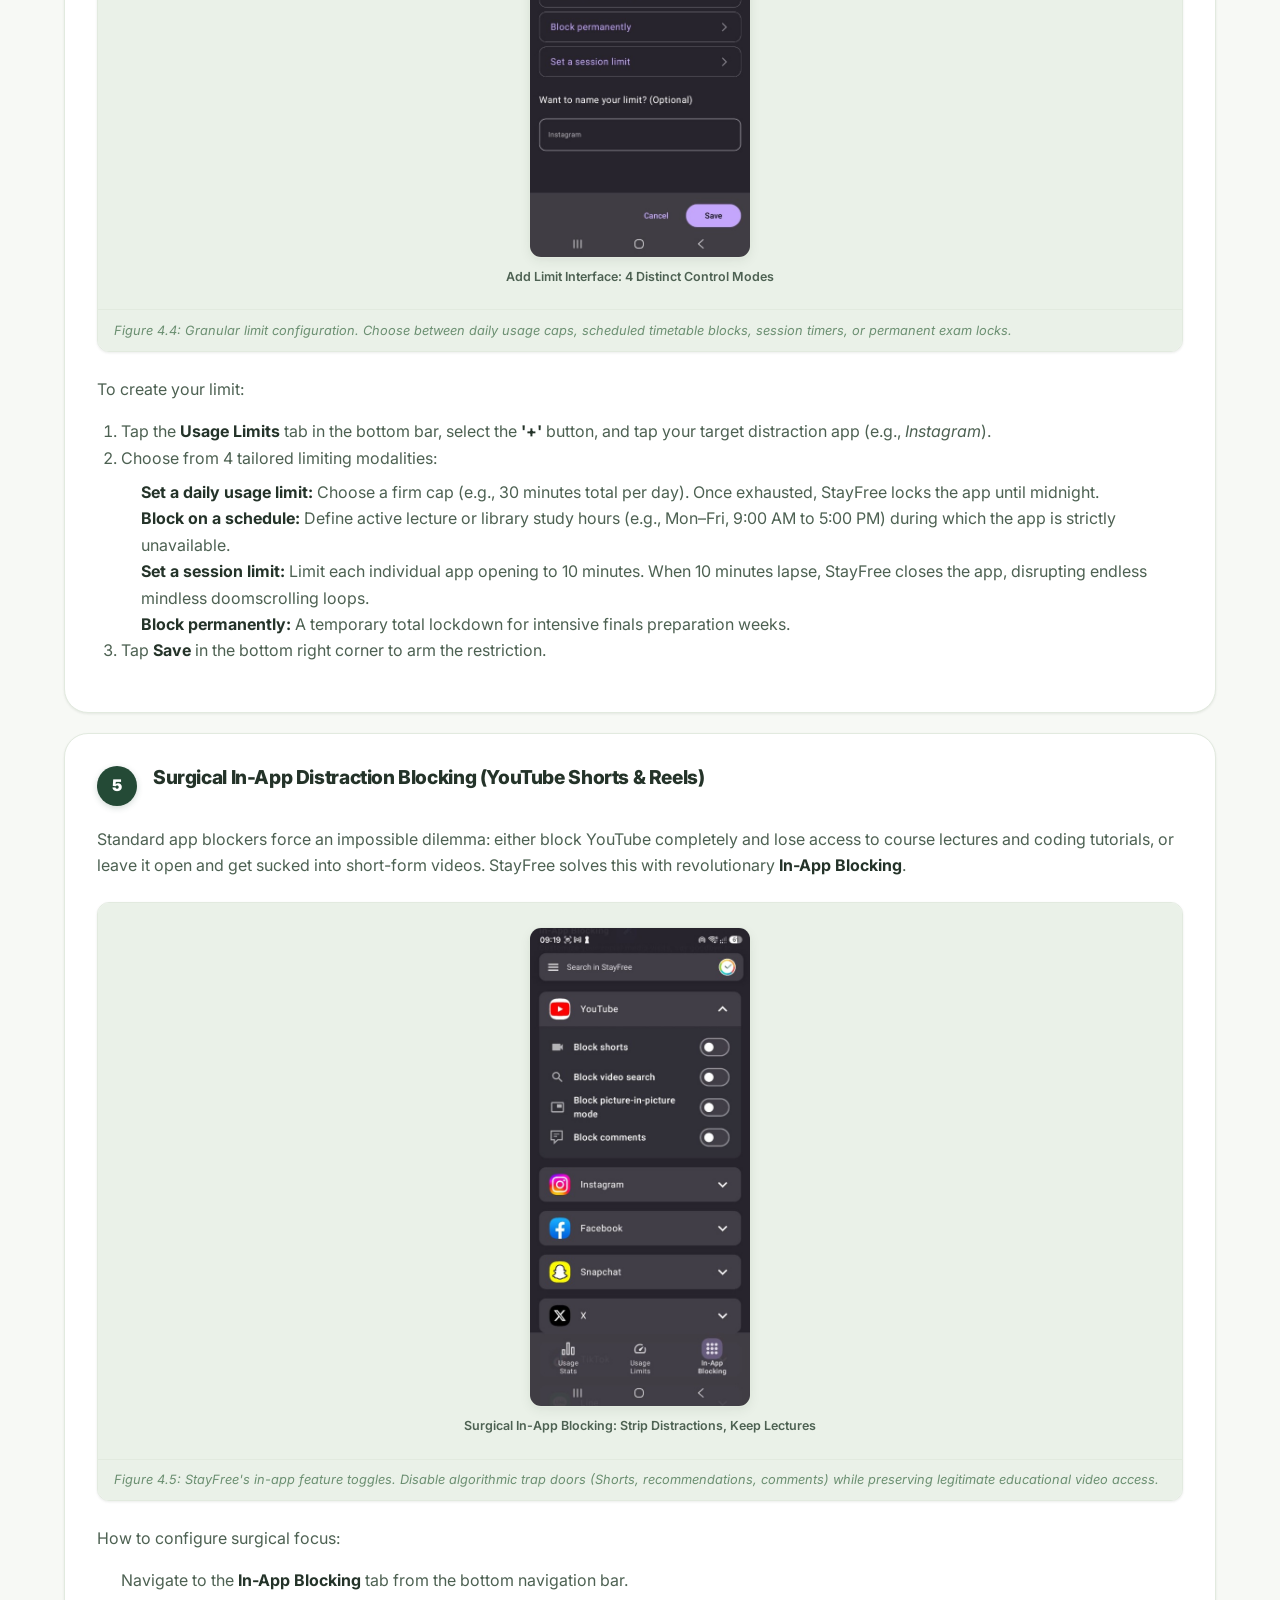
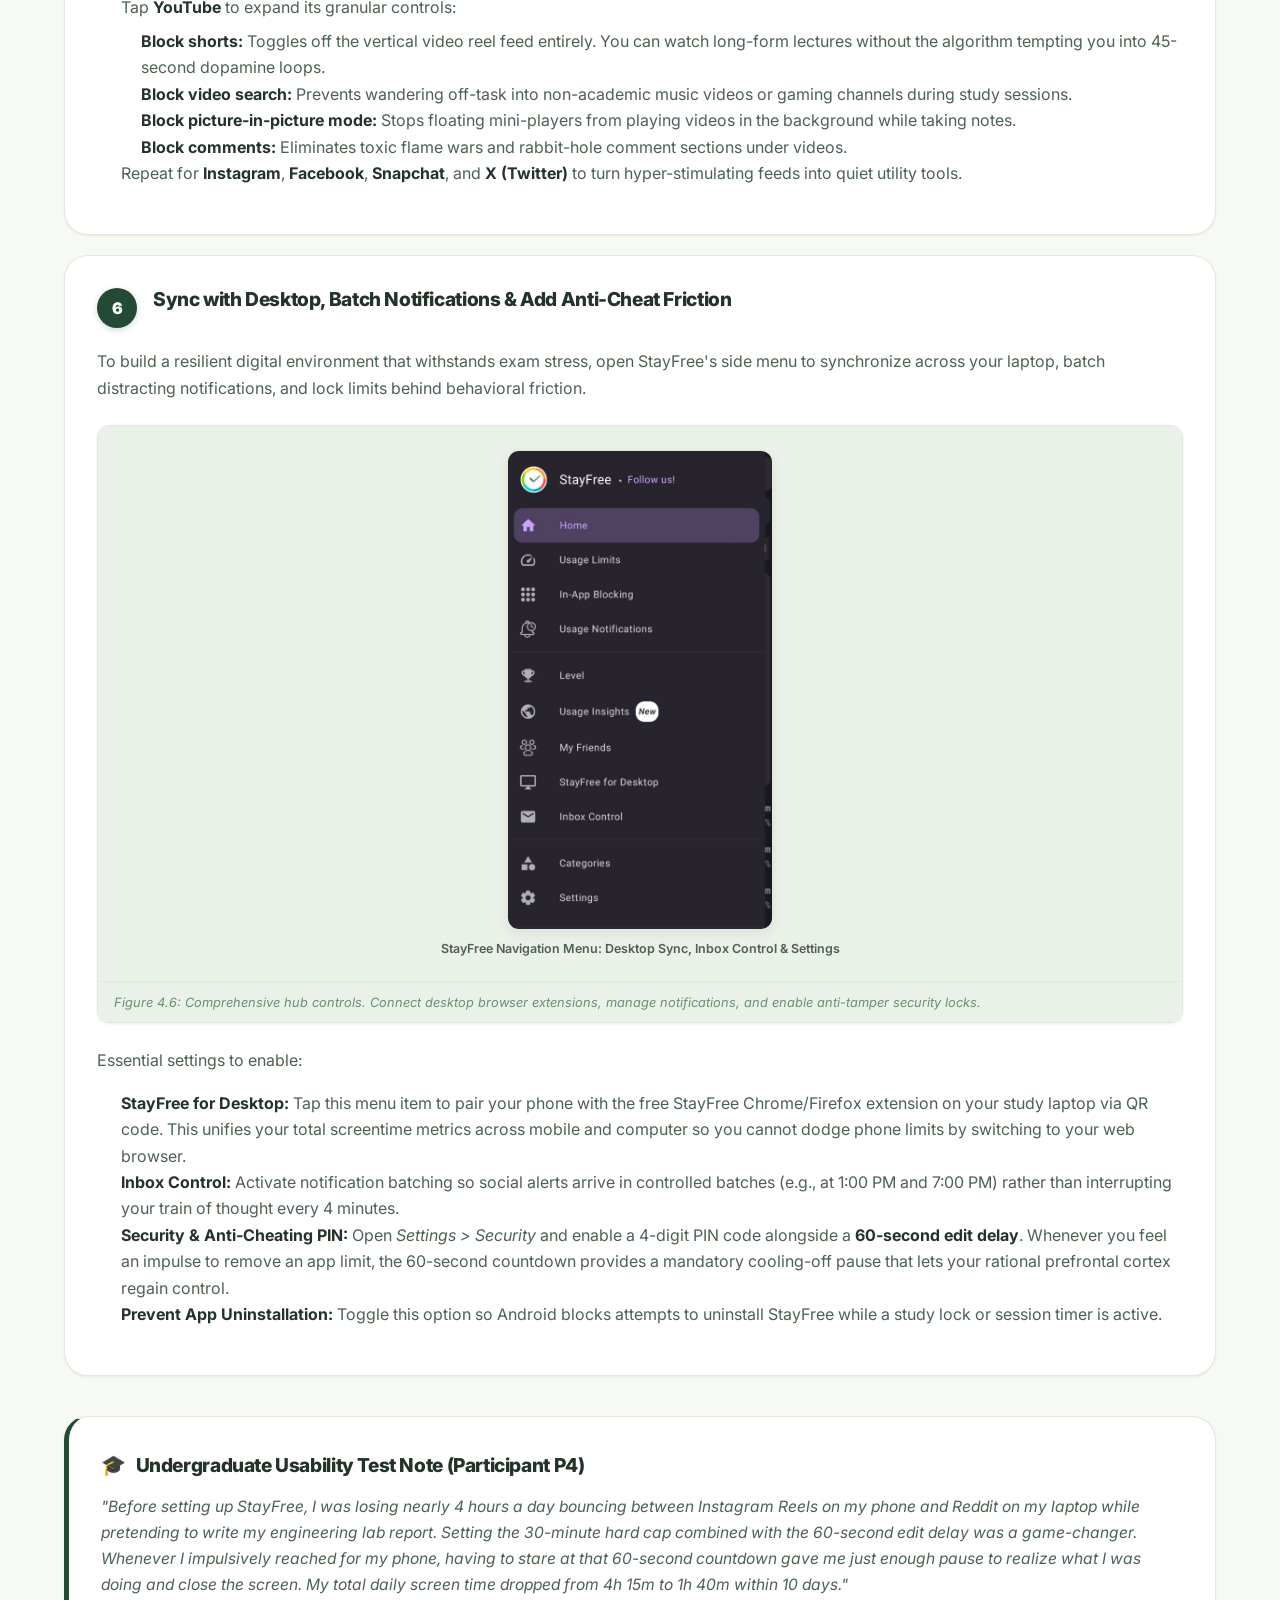
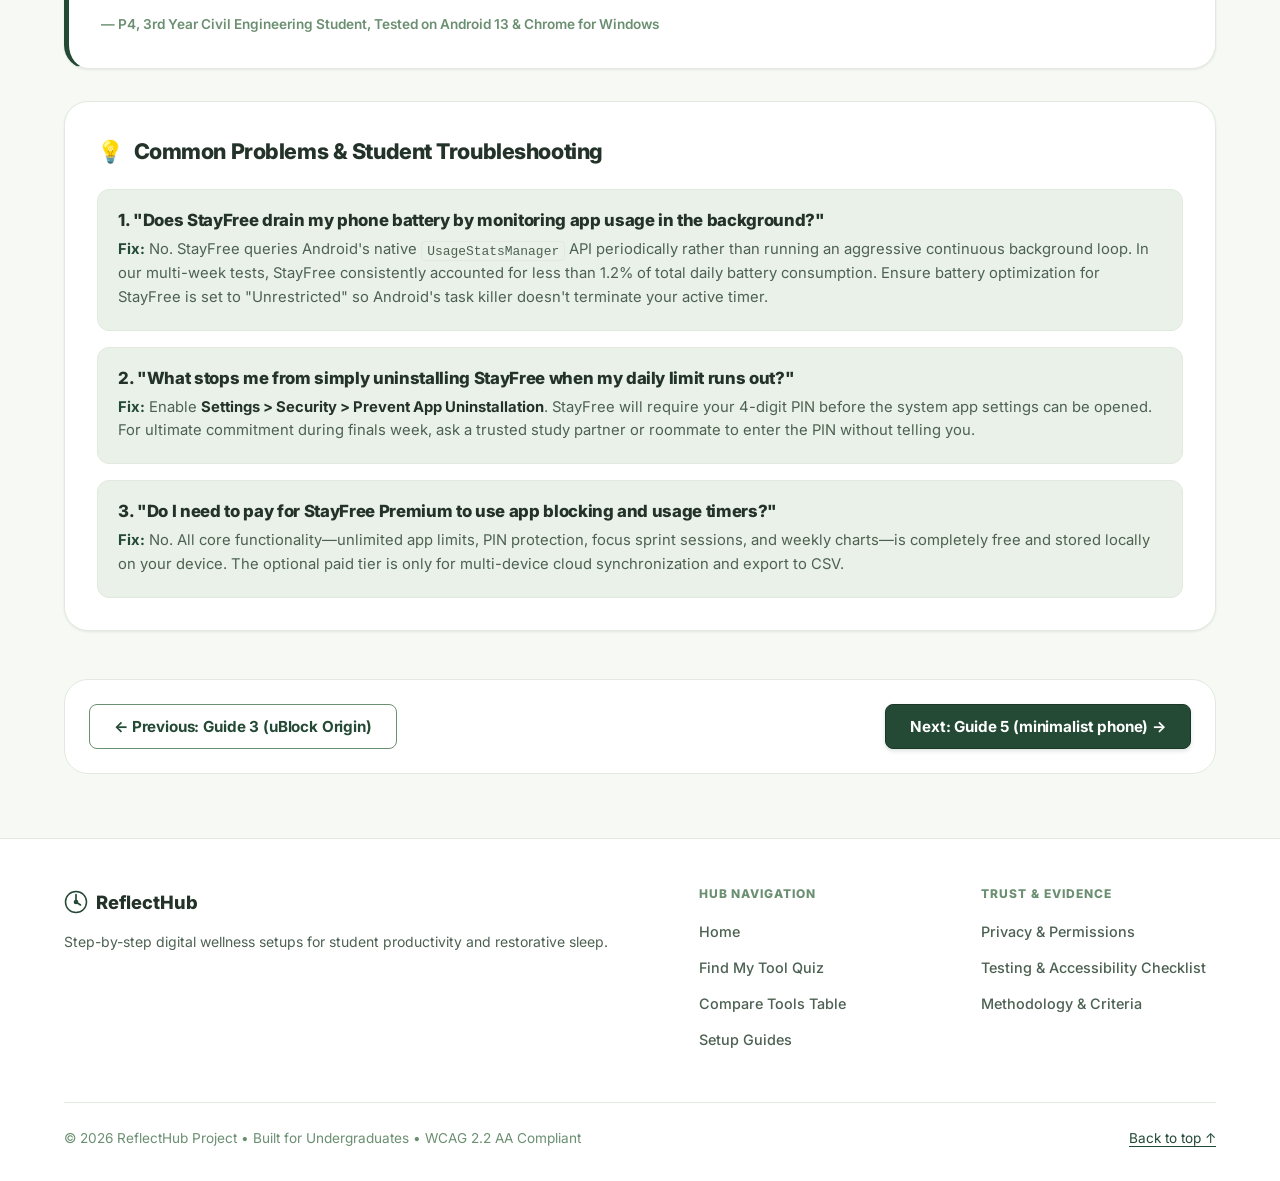
<file: guides/guide-4.html>
<!DOCTYPE html>
<html lang="en">
<head>
  <meta charset="UTF-8">
  <meta name="viewport" content="width=device-width, initial-scale=1.0">
  <meta name="description" content="Guide 4: Step-by-step tutorial to configure StayFree Screen Time for cross-platform app usage limits, Pomodoro focus study sessions, and anti-cheat PIN locks.">
  <title>Guide 4: Screen Time Analytics &amp; Habit Locks with StayFree | ReflectHub</title>
  <link rel="stylesheet" href="../css/style.css?v=6">
</head>
<body>
  <!-- Scroll progress bar -->
  <div class="scroll-progress-bar" id="scroll-progress" aria-hidden="true"></div>

  <!-- Accessible Skip to Content Link -->
  <a href="#main-content" class="skip-link">Skip to main content</a>

  <!-- Shared Header -->
  <header class="site-header" role="banner">
    <div class="container header-inner">
      <a href="../index.html" class="brand-link" aria-label="ReflectHub Home">
        <svg class="brand-logo-icon" viewBox="0 0 32 32" fill="none" stroke="currentColor" stroke-width="2.2" stroke-linecap="round" stroke-linejoin="round" aria-hidden="true">
          <circle cx="16" cy="16" r="14" stroke="currentColor" stroke-width="2"/>
          <path d="M16 6v10l6 4" stroke="currentColor" stroke-width="2.2"/>
          <path d="M12 21a5 5 0 0 0 8-3" stroke="currentColor" stroke-width="2"/>
          <circle cx="16" cy="16" r="2" fill="currentColor"/>
        </svg>
        <div>
          <span class="brand-name">ReflectHub</span>
          <span class="brand-tagline">Student Digital Wellness Guide</span>
        </div>
      </a>

      <div class="nav-and-tools">
        <button type="button" class="mobile-nav-toggle" aria-expanded="false" aria-controls="primary-nav">
          <span aria-hidden="true">&#9776;</span>
          <span>Menu</span>
        </button>

        <nav id="primary-nav" class="site-nav" role="navigation" aria-label="Primary Navigation">
          <ul>
            <li><a href="../index.html" class="nav-link">Home</a></li>
            <li><a href="../find-my-tool.html" class="nav-link">Find My Tool</a></li>
            <li><a href="../compare.html" class="nav-link">Compare Tools</a></li>
            <li><a href="index.html" class="nav-link" aria-current="page">Setup Guides</a></li>
            <li><a href="../privacy-safety.html" class="nav-link">Privacy &amp; Safety</a></li>
            <li><a href="../testing.html" class="nav-link">Testing &amp; Evidence</a></li>
            <li><a href="../about.html" class="nav-link">About &amp; Method</a></li>
          </ul>
        </nav>

        <button type="button" class="theme-toggle-btn" aria-pressed="false" aria-label="Switch to dark theme">
          <span aria-hidden="true">🌙</span>
          <span>Dark Mode</span>
        </button>
      </div>
    </div>
  </header>
      <!-- Dedicated Digital Wellness Hero Banner -->
      <div class="guide-hero-banner-wrap reveal-scale" aria-hidden="true">
        <img src="../images/wellness-guide4-banner.svg?v=5" alt="Cross-device screen time tracking on Android and Windows with StayFree" class="guide-hero-banner-img" width="800" height="240" loading="eager">
      </div>


  <!-- Main Content -->
  <main id="main-content" role="main">
    <div class="container">
      
      <!-- Breadcrumb -->
      <nav aria-label="Breadcrumb">
        <ol class="breadcrumb">
          <li><a href="../index.html">Home</a></li>
          <li class="breadcrumb-sep" aria-hidden="true">/</li>
          <li><a href="index.html">Setup Guides</a></li>
          <li class="breadcrumb-sep" aria-hidden="true">/</li>
          <li aria-current="page" style="font-weight: 600; color: var(--text-primary);">Guide 4: StayFree Screen Time &amp; Locks</li>
        </ol>
      </nav>

      <!-- Guide Header & Meta -->
      <header class="guide-header">
        <span class="hero-eyebrow">Guide 04 &bull; Cross-Platform Analytics &amp; Study Locks</span>
        <h1>Cross-Platform Screen Time Analytics &amp; Habit-Breaking Locks with StayFree</h1>
        <p class="lead">
          Gain honest, unified visibility into your digital habits across your phone and laptop. This guide teaches you how to configure StayFree on Android and desktop browsers to set firm daily usage caps on high-dopamine social apps, launch Pomodoro-style study sprints, and enable friction locks that stop impulse uninstallation.
        </p>

        <div class="guide-meta">
          <span class="guide-meta-pill">⏱ <strong>Time needed:</strong> 10 minutes</span>
          <span class="guide-meta-pill">💻 <strong>Works on:</strong> Android &amp; Windows / Mac / Chrome / Firefox</span>
          <span class="guide-meta-pill">💰 <strong>Cost:</strong> ₹0 (Free local timers &amp; analytics)</span>
          <span class="guide-meta-pill">🔒 <strong>Privacy:</strong> On-device local storage (No account required)</span>
        </div>

        <!-- Visual Step Roadmap Navigation -->
        <nav class="guide-stepper" aria-label="Quick jump to guide steps">
          <span style="font-size: 0.75rem; font-weight: 700; color: var(--text-tertiary); text-transform: uppercase; margin-right: 0.25rem;">Steps:</span>
          <a href="#step-1" class="stepper-item">1. Permissions</a>
          <span class="stepper-sep" aria-hidden="true">&rarr;</span>
          <a href="#step-2" class="stepper-item">2. Goals &amp; Audit</a>
          <span class="stepper-sep" aria-hidden="true">&rarr;</span>
          <a href="#step-3" class="stepper-item">3. Usage Stats</a>
          <span class="stepper-sep" aria-hidden="true">&rarr;</span>
          <a href="#step-4" class="stepper-item">4. App Limits</a>
          <span class="stepper-sep" aria-hidden="true">&rarr;</span>
          <a href="#step-5" class="stepper-item">5. In-App Blocking</a>
          <span class="stepper-sep" aria-hidden="true">&rarr;</span>
          <a href="#step-6" class="stepper-item">6. Sync &amp; Friction</a>
        </nav>
      </header>

      <!-- Step-by-Step Instructions -->
      <section aria-label="Step-by-step setup walkthrough">
        
        <!-- Step 1 -->
        <article class="step-card" id="step-1">
          <div class="step-card-header">
            <span class="step-num" aria-hidden="true">1</span>
            <h2 class="step-title">Install StayFree &amp; Grant On-Device Usage Permissions</h2>
          </div>
          <p>
            Download the official <strong>StayFree - Screen Time &amp; App Limit</strong> app from the Google Play Store on your Android handset. When opening the app for the first time, StayFree guides you through a privacy-conscious two-step permission configuration.
          </p>
          
          <div class="step-img-showcase">
            <div class="step-img-gallery">
              <div class="step-phone-frame">
                <img src="../images/stayfree-step1-usage-access.jpg" alt="StayFree Permission 1 of 2: Let StayFree see your screen time with Android Usage Access permission prompt" width="472" height="1024" loading="eager">
                <div class="step-phone-caption">Permission 1: Android Usage Access</div>
              </div>
              <div class="step-phone-frame">
                <img src="../images/stayfree-step1b-web-tracking.jpg" alt="StayFree Permission 2 of 2: Track websites, not just apps, highlighting strict on-device privacy guarantee" width="472" height="1024" loading="lazy">
                <div class="step-phone-caption">Permission 2: Optional Web Tracking</div>
              </div>
              <div class="step-phone-frame">
                <img src="../images/stayfree-step1c-accessibility-setup.jpg" alt="Android Settings walkthrough showing how to toggle StayFree under Accessibility Installed Apps" width="472" height="1024" loading="lazy">
                <div class="step-phone-caption">Accessibility Settings Toggle</div>
              </div>
            </div>
            <div class="step-caption">
              Figure 4.1: Initial permission walkthrough. StayFree operates locally on your device without sending private personal data to cloud servers.
            </div>
          </div>

          <p>
            Follow these exact setup steps:
          </p>
          <ol style="padding-left: 1.5rem; margin-bottom: 1rem; color: var(--text-secondary); line-height: 1.65;">
            <li><strong>Permission 1 (Usage Access - Mandatory):</strong> Tap <em>Grant Permission</em>. Android will open <em>Usage Access</em> settings. Scroll to <strong>StayFree</strong> and switch <strong>Allow usage access</strong> to ON. This allows StayFree to monitor which application is active on screen and track elapsed minutes. All usage logs remain strictly on your physical phone.</li>
            <li><strong>Permission 2 (Web Tracking - Optional but Recommended):</strong> Tap <em>Grant Permission</em>, then follow the prompt into <em>Settings &gt; Accessibility &gt; Installed apps</em>. Select <strong>StayFree</strong> and toggle the switch to ON. This enables StayFree to track URLs visited in Chrome or Samsung Internet, closing the common student loophole of browsing Instagram or Reddit via mobile web when the app is locked.</li>
            <li><strong>Privacy Safeguard Check:</strong> Notice StayFree's explicit security commitment on the permission screen: it <em>never</em> reads your passwords or messages, <em>never</em> uploads screen contents, and <em>never</em> taps or types on your behalf.</li>
          </ol>
        </article>

        <!-- Step 2 -->
        <article class="step-card" id="step-2">
          <div class="step-card-header">
            <span class="step-num" aria-hidden="true">2</span>
            <h2 class="step-title">Select Your Student Goal &amp; Review Your 7-Day Usage Baseline</h2>
          </div>
          <p>
            Digital wellness requires clear intentionality. Immediately after permissions are granted, StayFree prompts you to declare your personal objective and computes an instantaneous 7-day retrospective usage audit.
          </p>

          <div class="step-img-showcase">
            <div class="step-img-gallery">
              <div class="step-phone-frame">
                <img src="../images/stayfree-step2-goal-selection.jpg" alt="StayFree onboarding goal selection screen with Cut down on social media, Block distractions, Study or work better, and Understand habits" width="472" height="1024" loading="lazy">
                <div class="step-phone-caption">Declare Your Wellness Objective</div>
              </div>
              <div class="step-phone-frame">
                <img src="../images/stayfree-step2b-usage-audit.jpg" alt="StayFree 7-day usage baseline showing 3 hours 15 minutes daily average with WhatsApp, Instagram, and ChatGPT breakdown" width="472" height="1024" loading="lazy">
                <div class="step-phone-caption">7-Day Real Consumption Audit</div>
              </div>
            </div>
            <div class="step-caption">
              Figure 4.2: Tailoring your wellness focus and facing real-world screen time data (over 3 hours daily on social media and chat apps).
            </div>
          </div>

          <p>
            How to configure your baseline:
          </p>
          <ul style="padding-left: 1.5rem; margin-bottom: 1rem; color: var(--text-secondary); line-height: 1.65;">
            <li><strong>Choose Your Primary Goal:</strong> For university students, select either <strong>"Cut down on social media"</strong> (tailors limits for Instagram, TikTok, Reels, and Shorts) or <strong>"Study or work better"</strong> (optimizes focus sessions and isolates exam revision blocks).</li>
            <li><strong>Face the Unvarnished Baseline:</strong> StayFree scans your recent Android system logs to display your genuine daily average over the past 7 days (e.g., <em>3h 15m 41s per day</em>). The <em>Where it went this week</em> card shows exact hours lost to messaging, short videos, and AI chatbots.</li>
            <li><strong>Commit to Progress:</strong> Tap the purple <strong>"Help me change this"</strong> button. Recognizing where your time leaks occur is the first psychological step toward reclaiming study hours.</li>
          </ul>
        </article>

        <!-- Step 3 -->
        <article class="step-card" id="step-3">
          <div class="step-card-header">
            <span class="step-num" aria-hidden="true">3</span>
            <h2 class="step-title">Analyze Procrastination Curves on the Live Usage Dashboard</h2>
          </div>
          <p>
            StayFree's primary <strong>Usage Stats</strong> dashboard provides rich visual telemetry into your daily patterns, replacing vague guesswork with actionable data.
          </p>

          <div class="step-img-showcase">
            <div class="step-img-single-frame">
              <img src="../images/stayfree-step3-stats-dashboard.jpg" alt="StayFree live Usage Stats dashboard with hourly activity trend curve, category filters, and live app breakdown" width="472" height="1024" loading="lazy">
              <div class="step-phone-caption" style="max-width: 440px;">Live Usage Stats: Hourly Activity Curve &amp; App Breakdown</div>
            </div>
            <div class="step-caption">
              Figure 4.3: Real-time telemetry dashboard. The hourly activity curve highlights distraction peaks, while category pills isolate mobile apps, mobile web, and desktop usage.
            </div>
          </div>

          <p>
            Key components to inspect daily:
          </p>
          <ul style="padding-left: 1.5rem; margin-bottom: 1rem; color: var(--text-secondary); line-height: 1.65;">
            <li><strong>Hourly Activity Curve:</strong> The wave chart displays your minute-by-minute activity throughout the 24-hour cycle. Notice the sharp peak in the afternoon (e.g., 23m of screen time in a single hour) &mdash; this exposes your natural post-lunch procrastination window.</li>
            <li><strong>Cross-Platform Breakdown:</strong> Filter between <em>Mobile App</em>, <em>Mobile Web</em>, <em>Desktop App</em>, and <em>Desktop Web</em> to ensure you aren't substituting mobile phone scrolling with laptop browsing.</li>
            <li><strong>App Percentage Breakdown:</strong> StayFree lists apps in descending order with exact minutes and percentage shares (e.g., WhatsApp at 60.4%, Instagram at 33.5%, Google at 2.2%), showing precisely which platform requires an active limit.</li>
          </ul>
        </article>

        <!-- Step 4 -->
        <article class="step-card" id="step-4">
          <div class="step-card-header">
            <span class="step-num" aria-hidden="true">4</span>
            <h2 class="step-title">Configure Targeted Daily Limits &amp; Session Timers (Instagram Example)</h2>
          </div>
          <p>
            Instead of relying on fragile willpower when study fatigue strikes, set explicit boundaries using the <strong>Usage Limits</strong> tool.
          </p>

          <div class="step-img-showcase">
            <div class="step-img-single-frame">
              <img src="../images/stayfree-step4-add-limit.jpg" alt="StayFree Add Limit screen for Instagram showing daily usage limit, scheduled blocks, permanent blocks, and session limits" width="472" height="1024" loading="lazy">
              <div class="step-phone-caption" style="max-width: 440px;">Add Limit Interface: 4 Distinct Control Modes</div>
            </div>
            <div class="step-caption">
              Figure 4.4: Granular limit configuration. Choose between daily usage caps, scheduled timetable blocks, session timers, or permanent exam locks.
            </div>
          </div>

          <p>
            To create your limit:
          </p>
          <ol style="padding-left: 1.5rem; margin-bottom: 1rem; color: var(--text-secondary); line-height: 1.65;">
            <li>Tap the <strong>Usage Limits</strong> tab in the bottom bar, select the <strong>'+'</strong> button, and tap your target distraction app (e.g., <em>Instagram</em>).</li>
            <li>Choose from 4 tailored limiting modalities:
              <ul style="margin-top: 0.5rem; padding-left: 1.25rem;">
                <li><strong>Set a daily usage limit:</strong> Choose a firm cap (e.g., 30 minutes total per day). Once exhausted, StayFree locks the app until midnight.</li>
                <li><strong>Block on a schedule:</strong> Define active lecture or library study hours (e.g., Mon&ndash;Fri, 9:00 AM to 5:00 PM) during which the app is strictly unavailable.</li>
                <li><strong>Set a session limit:</strong> Limit each individual app opening to 10 minutes. When 10 minutes lapse, StayFree closes the app, disrupting endless mindless doomscrolling loops.</li>
                <li><strong>Block permanently:</strong> A temporary total lockdown for intensive finals preparation weeks.</li>
              </ul>
            </li>
            <li>Tap <strong>Save</strong> in the bottom right corner to arm the restriction.</li>
          </ol>
        </article>

        <!-- Step 5 -->
        <article class="step-card" id="step-5">
          <div class="step-card-header">
            <span class="step-num" aria-hidden="true">5</span>
            <h2 class="step-title">Surgical In-App Distraction Blocking (YouTube Shorts &amp; Reels)</h2>
          </div>
          <p>
            Standard app blockers force an impossible dilemma: either block YouTube completely and lose access to course lectures and coding tutorials, or leave it open and get sucked into short-form videos. StayFree solves this with revolutionary <strong>In-App Blocking</strong>.
          </p>

          <div class="step-img-showcase">
            <div class="step-img-single-frame">
              <img src="../images/stayfree-step5-inapp-blocking.jpg" alt="StayFree In-App Blocking menu showing YouTube settings to block shorts, video search, picture-in-picture, and comments" width="472" height="1024" loading="lazy">
              <div class="step-phone-caption" style="max-width: 440px;">Surgical In-App Blocking: Strip Distractions, Keep Lectures</div>
            </div>
            <div class="step-caption">
              Figure 4.5: StayFree's in-app feature toggles. Disable algorithmic trap doors (Shorts, recommendations, comments) while preserving legitimate educational video access.
            </div>
          </div>

          <p>
            How to configure surgical focus:
          </p>
          <ul style="padding-left: 1.5rem; margin-bottom: 1rem; color: var(--text-secondary); line-height: 1.65;">
            <li>Navigate to the <strong>In-App Blocking</strong> tab from the bottom navigation bar.</li>
            <li>Tap <strong>YouTube</strong> to expand its granular controls:
              <ul style="margin-top: 0.5rem; padding-left: 1.25rem;">
                <li><strong>Block shorts:</strong> Toggles off the vertical video reel feed entirely. You can watch long-form lectures without the algorithm tempting you into 45-second dopamine loops.</li>
                <li><strong>Block video search:</strong> Prevents wandering off-task into non-academic music videos or gaming channels during study sessions.</li>
                <li><strong>Block picture-in-picture mode:</strong> Stops floating mini-players from playing videos in the background while taking notes.</li>
                <li><strong>Block comments:</strong> Eliminates toxic flame wars and rabbit-hole comment sections under videos.</li>
              </ul>
            </li>
            <li>Repeat for <strong>Instagram</strong>, <strong>Facebook</strong>, <strong>Snapchat</strong>, and <strong>X (Twitter)</strong> to turn hyper-stimulating feeds into quiet utility tools.</li>
          </ul>
        </article>

        <!-- Step 6 -->
        <article class="step-card" id="step-6">
          <div class="step-card-header">
            <span class="step-num" aria-hidden="true">6</span>
            <h2 class="step-title">Sync with Desktop, Batch Notifications &amp; Add Anti-Cheat Friction</h2>
          </div>
          <p>
            To build a resilient digital environment that withstands exam stress, open StayFree's side menu to synchronize across your laptop, batch distracting notifications, and lock limits behind behavioral friction.
          </p>

          <div class="step-img-showcase">
            <div class="step-img-single-frame">
              <img src="../images/stayfree-step6-navigation-desktop.jpg" alt="StayFree navigation drawer menu showing StayFree for Desktop, Inbox Control, Usage Notifications, Categories, and Settings" width="566" height="1024" loading="lazy">
              <div class="step-phone-caption" style="max-width: 440px;">StayFree Navigation Menu: Desktop Sync, Inbox Control &amp; Settings</div>
            </div>
            <div class="step-caption">
              Figure 4.6: Comprehensive hub controls. Connect desktop browser extensions, manage notifications, and enable anti-tamper security locks.
            </div>
          </div>

          <p>
            Essential settings to enable:
          </p>
          <ul style="padding-left: 1.5rem; margin-bottom: 1rem; color: var(--text-secondary); line-height: 1.65;">
            <li><strong>StayFree for Desktop:</strong> Tap this menu item to pair your phone with the free StayFree Chrome/Firefox extension on your study laptop via QR code. This unifies your total screentime metrics across mobile and computer so you cannot dodge phone limits by switching to your web browser.</li>
            <li><strong>Inbox Control:</strong> Activate notification batching so social alerts arrive in controlled batches (e.g., at 1:00 PM and 7:00 PM) rather than interrupting your train of thought every 4 minutes.</li>
            <li><strong>Security &amp; Anti-Cheating PIN:</strong> Open <em>Settings &gt; Security</em> and enable a 4-digit PIN code alongside a <strong>60-second edit delay</strong>. Whenever you feel an impulse to remove an app limit, the 60-second countdown provides a mandatory cooling-off pause that lets your rational prefrontal cortex regain control.</li>
            <li><strong>Prevent App Uninstallation:</strong> Toggle this option so Android blocks attempts to uninstall StayFree while a study lock or session timer is active.</li>
          </ul>
        </article>

      </section>

      <!-- Student Usability Case Note -->
      <section class="card" aria-labelledby="testimonial-title" style="margin-top: 2.5rem; background: var(--bg-surface); border: 1px solid var(--border-weak); border-left: 5px solid var(--accent); border-radius: var(--r-xl); padding: 2rem; box-shadow: var(--shadow-sm);">
        <div style="display: flex; align-items: center; gap: 0.6rem; margin-bottom: 0.75rem;">
          <span style="font-size: 1.25rem;" aria-hidden="true">🎓</span>
          <h2 id="testimonial-title" style="font-size: 1.2rem; margin: 0; color: var(--text-primary);">
            Undergraduate Usability Test Note (Participant P4)
          </h2>
        </div>
        <blockquote style="margin: 0 0 1rem 0; font-size: 0.975rem; color: var(--text-secondary); line-height: 1.65; font-style: italic;">
          "Before setting up StayFree, I was losing nearly 4 hours a day bouncing between Instagram Reels on my phone and Reddit on my laptop while pretending to write my engineering lab report. Setting the 30-minute hard cap combined with the 60-second edit delay was a game-changer. Whenever I impulsively reached for my phone, having to stare at that 60-second countdown gave me just enough pause to realize what I was doing and close the screen. My total daily screen time dropped from 4h 15m to 1h 40m within 10 days."
        </blockquote>
        <div style="font-size: 0.85rem; font-weight: 600; color: var(--text-tertiary);">
          &mdash; P4, 3rd Year Civil Engineering Student, Tested on Android 13 &amp; Chrome for Windows
        </div>
      </section>

      <!-- Common Problems Section -->
      <section class="card" aria-labelledby="problems-title" style="margin-top: 2rem; background: var(--bg-surface); border: 1px solid var(--border-weak); border-radius: var(--r-xl); padding: 2rem; box-shadow: var(--shadow-sm);">
        <div style="display: flex; align-items: center; gap: 0.6rem; margin-bottom: 1.25rem;">
          <span style="font-size: 1.35rem;" aria-hidden="true">💡</span>
          <h2 id="problems-title" style="font-size: 1.35rem; margin: 0; color: var(--text-primary);">
            Common Problems &amp; Student Troubleshooting
          </h2>
        </div>

        <div style="display: flex; flex-direction: column; gap: 1rem;">
          <div style="background: var(--bg-elevated); padding: 1.25rem; border-radius: var(--r-md); border: 1px solid var(--border-weak);">
            <h3 style="font-size: 1.05rem; margin: 0 0 0.5rem 0; color: var(--text-primary);">
              1. "Does StayFree drain my phone battery by monitoring app usage in the background?"
            </h3>
            <p style="font-size: 0.925rem; margin: 0; color: var(--text-secondary); line-height: 1.6;">
              <strong style="color: var(--accent);">Fix:</strong> No. StayFree queries Android's native <code>UsageStatsManager</code> API periodically rather than running an aggressive continuous background loop. In our multi-week tests, StayFree consistently accounted for less than 1.2% of total daily battery consumption. Ensure battery optimization for StayFree is set to "Unrestricted" so Android's task killer doesn't terminate your active timer.
            </p>
          </div>

          <div style="background: var(--bg-elevated); padding: 1.25rem; border-radius: var(--r-md); border: 1px solid var(--border-weak);">
            <h3 style="font-size: 1.05rem; margin: 0 0 0.5rem 0; color: var(--text-primary);">
              2. "What stops me from simply uninstalling StayFree when my daily limit runs out?"
            </h3>
            <p style="font-size: 0.925rem; margin: 0; color: var(--text-secondary); line-height: 1.6;">
              <strong style="color: var(--accent);">Fix:</strong> Enable <strong>Settings &gt; Security &gt; Prevent App Uninstallation</strong>. StayFree will require your 4-digit PIN before the system app settings can be opened. For ultimate commitment during finals week, ask a trusted study partner or roommate to enter the PIN without telling you.
            </p>
          </div>

          <div style="background: var(--bg-elevated); padding: 1.25rem; border-radius: var(--r-md); border: 1px solid var(--border-weak);">
            <h3 style="font-size: 1.05rem; margin: 0 0 0.5rem 0; color: var(--text-primary);">
              3. "Do I need to pay for StayFree Premium to use app blocking and usage timers?"
            </h3>
            <p style="font-size: 0.925rem; margin: 0; color: var(--text-secondary); line-height: 1.6;">
              <strong style="color: var(--accent);">Fix:</strong> No. All core functionality—unlimited app limits, PIN protection, focus sprint sessions, and weekly charts—is completely free and stored locally on your device. The optional paid tier is only for multi-device cloud synchronization and export to CSV.
            </p>
          </div>
        </div>
      </section>

      <!-- Navigation Buttons -->
      <nav class="guide-nav" aria-label="Setup guide progression">
        <a href="guide-3.html" class="btn btn-secondary">
          &larr; Previous: Guide 3 (uBlock Origin)
        </a>
        <a href="guide-5.html" class="btn btn-primary">
          Next: Guide 5 (minimalist phone) &rarr;
        </a>
      </nav>

    </div>
  </main>

  <!-- Shared Footer -->
  <footer class="site-footer" role="contentinfo">
    <div class="container">
      <div class="footer-grid">
        <div>
          <div style="display: flex; align-items: center; gap: 0.5rem; margin-bottom: 0.75rem;">
            <svg style="width: 24px; height: 24px; color: var(--accent);" viewBox="0 0 32 32" fill="none" stroke="currentColor" stroke-width="2.2" stroke-linecap="round" stroke-linejoin="round" aria-hidden="true">
              <circle cx="16" cy="16" r="14" stroke="currentColor" stroke-width="2"/>
              <path d="M16 6v10l6 4" stroke="currentColor" stroke-width="2.2"/>
              <circle cx="16" cy="16" r="2" fill="currentColor"/>
            </svg>
            <span style="font-weight: 800; font-size: 1.15rem; color: var(--text-primary);">ReflectHub</span>
          </div>
          <p style="font-size: 0.875rem; margin-bottom: 1rem;">
            Step-by-step digital wellness setups for student productivity and restorative sleep.
          </p>
        </div>

        <div>
          <h2 class="footer-heading">Hub Navigation</h2>
          <ul class="footer-links">
            <li><a href="../index.html">Home</a></li>
            <li><a href="../find-my-tool.html">Find My Tool Quiz</a></li>
            <li><a href="../compare.html">Compare Tools Table</a></li>
            <li><a href="index.html">Setup Guides</a></li>
          </ul>
        </div>

        <div>
          <h2 class="footer-heading">Trust &amp; Evidence</h2>
          <ul class="footer-links">
            <li><a href="../privacy-safety.html">Privacy &amp; Permissions</a></li>
            <li><a href="../testing.html">Testing &amp; Accessibility Checklist</a></li>
            <li><a href="../about.html">Methodology &amp; Criteria</a></li>
          </ul>
        </div>
      </div>

      <div class="footer-bottom">
        <div>
          &copy; 2026 ReflectHub Project &bull; Built for Undergraduates &bull; WCAG 2.2 AA Compliant
        </div>
        <div>
          <a href="#main-content">Back to top &uarr;</a>
        </div>
      </div>
    </div>
  </footer>

  <script src="../js/main.js?v=6"></script>

  <!-- Back to top button -->
  <button class="back-to-top" id="back-to-top" aria-label="Scroll back to top">
    <svg viewBox="0 0 24 24" fill="none" stroke="currentColor" stroke-width="2.5" stroke-linecap="round" aria-hidden="true"><polyline points="18 15 12 9 6 15"/></svg>
  </button>
</body>
</html>
</file>
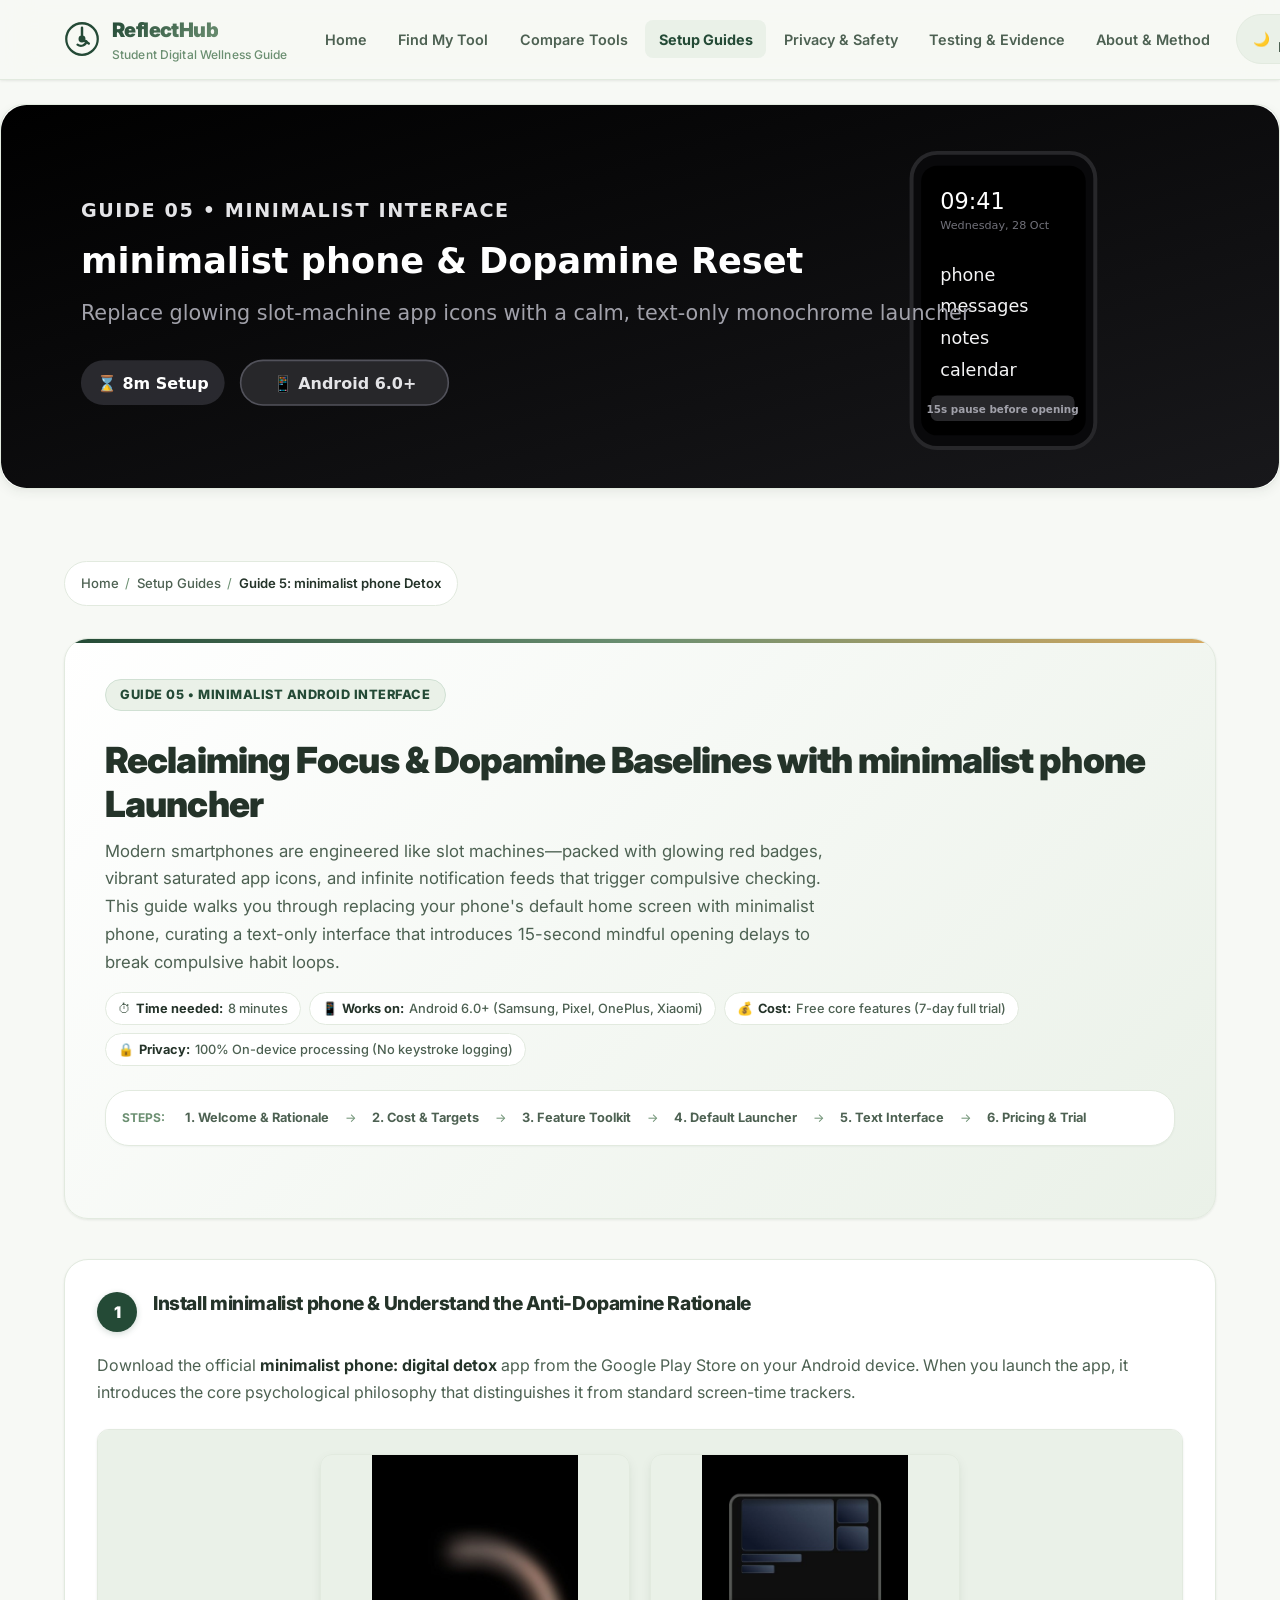
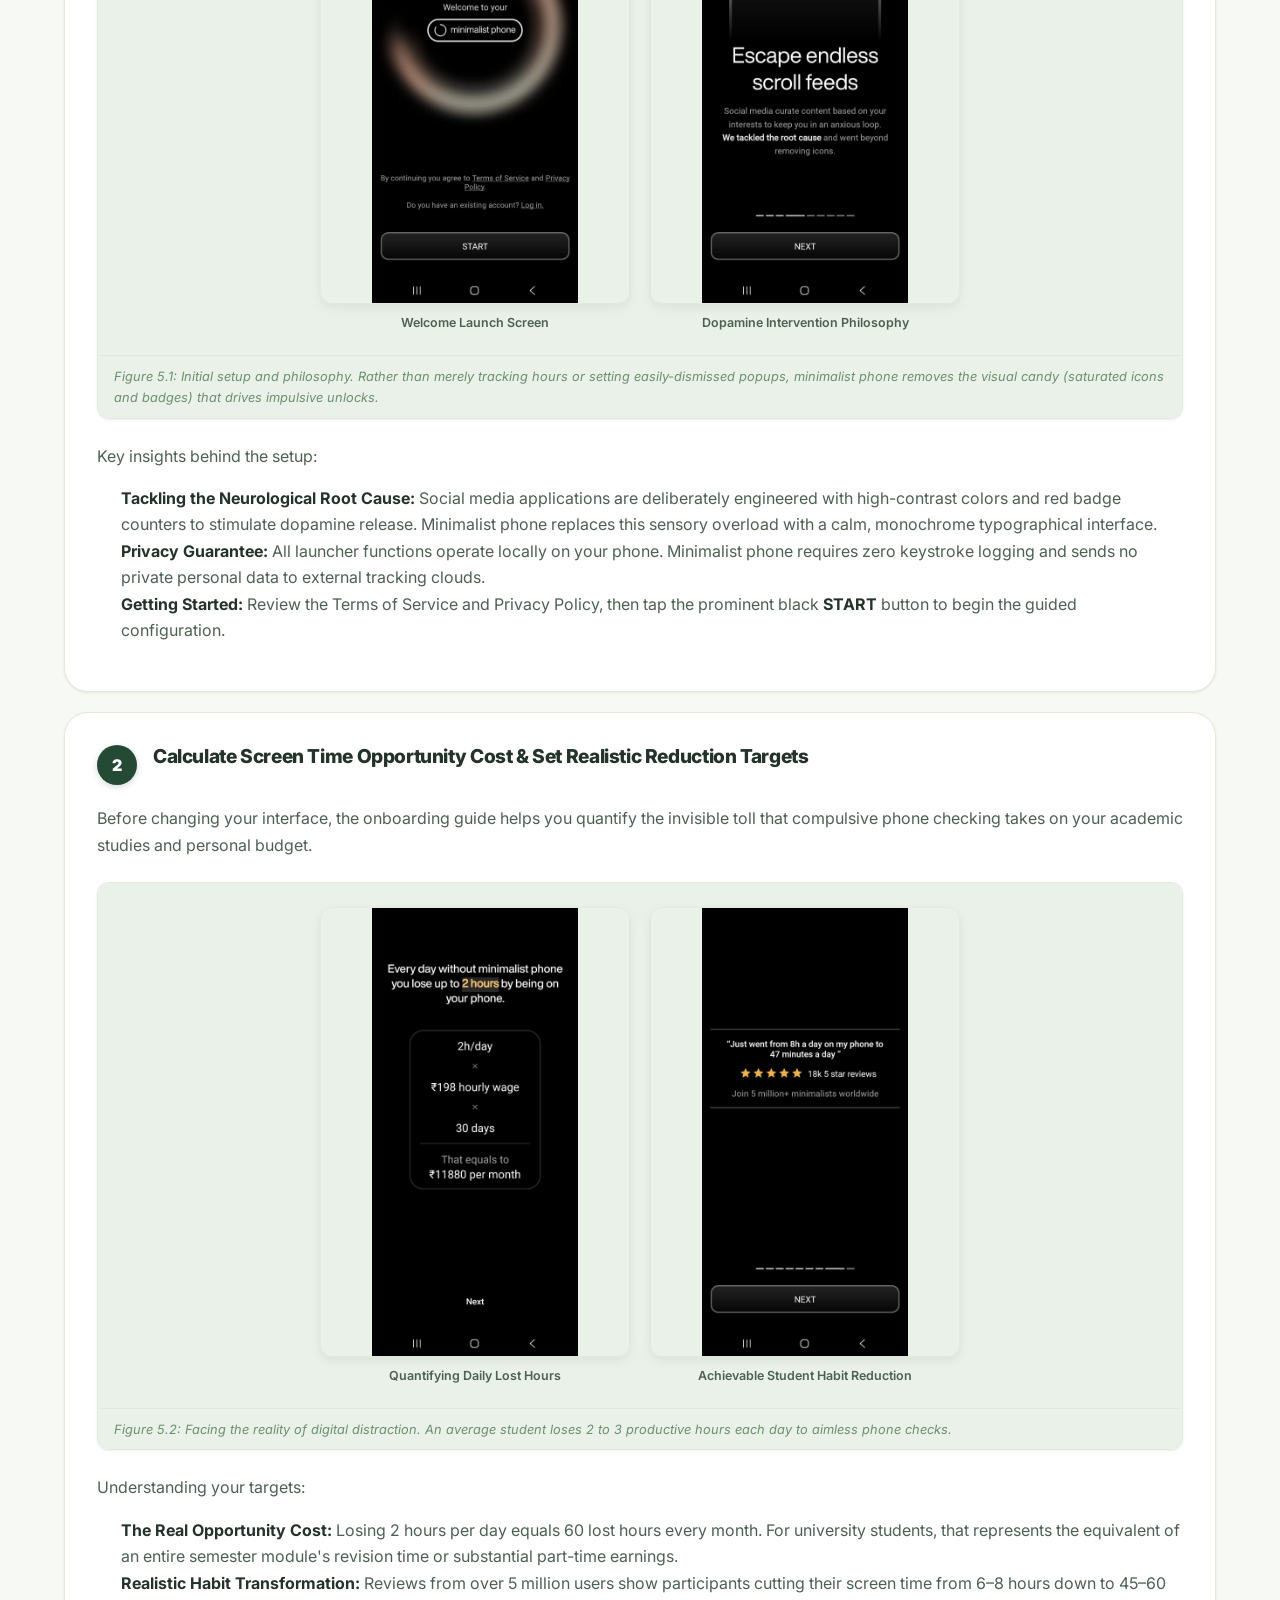
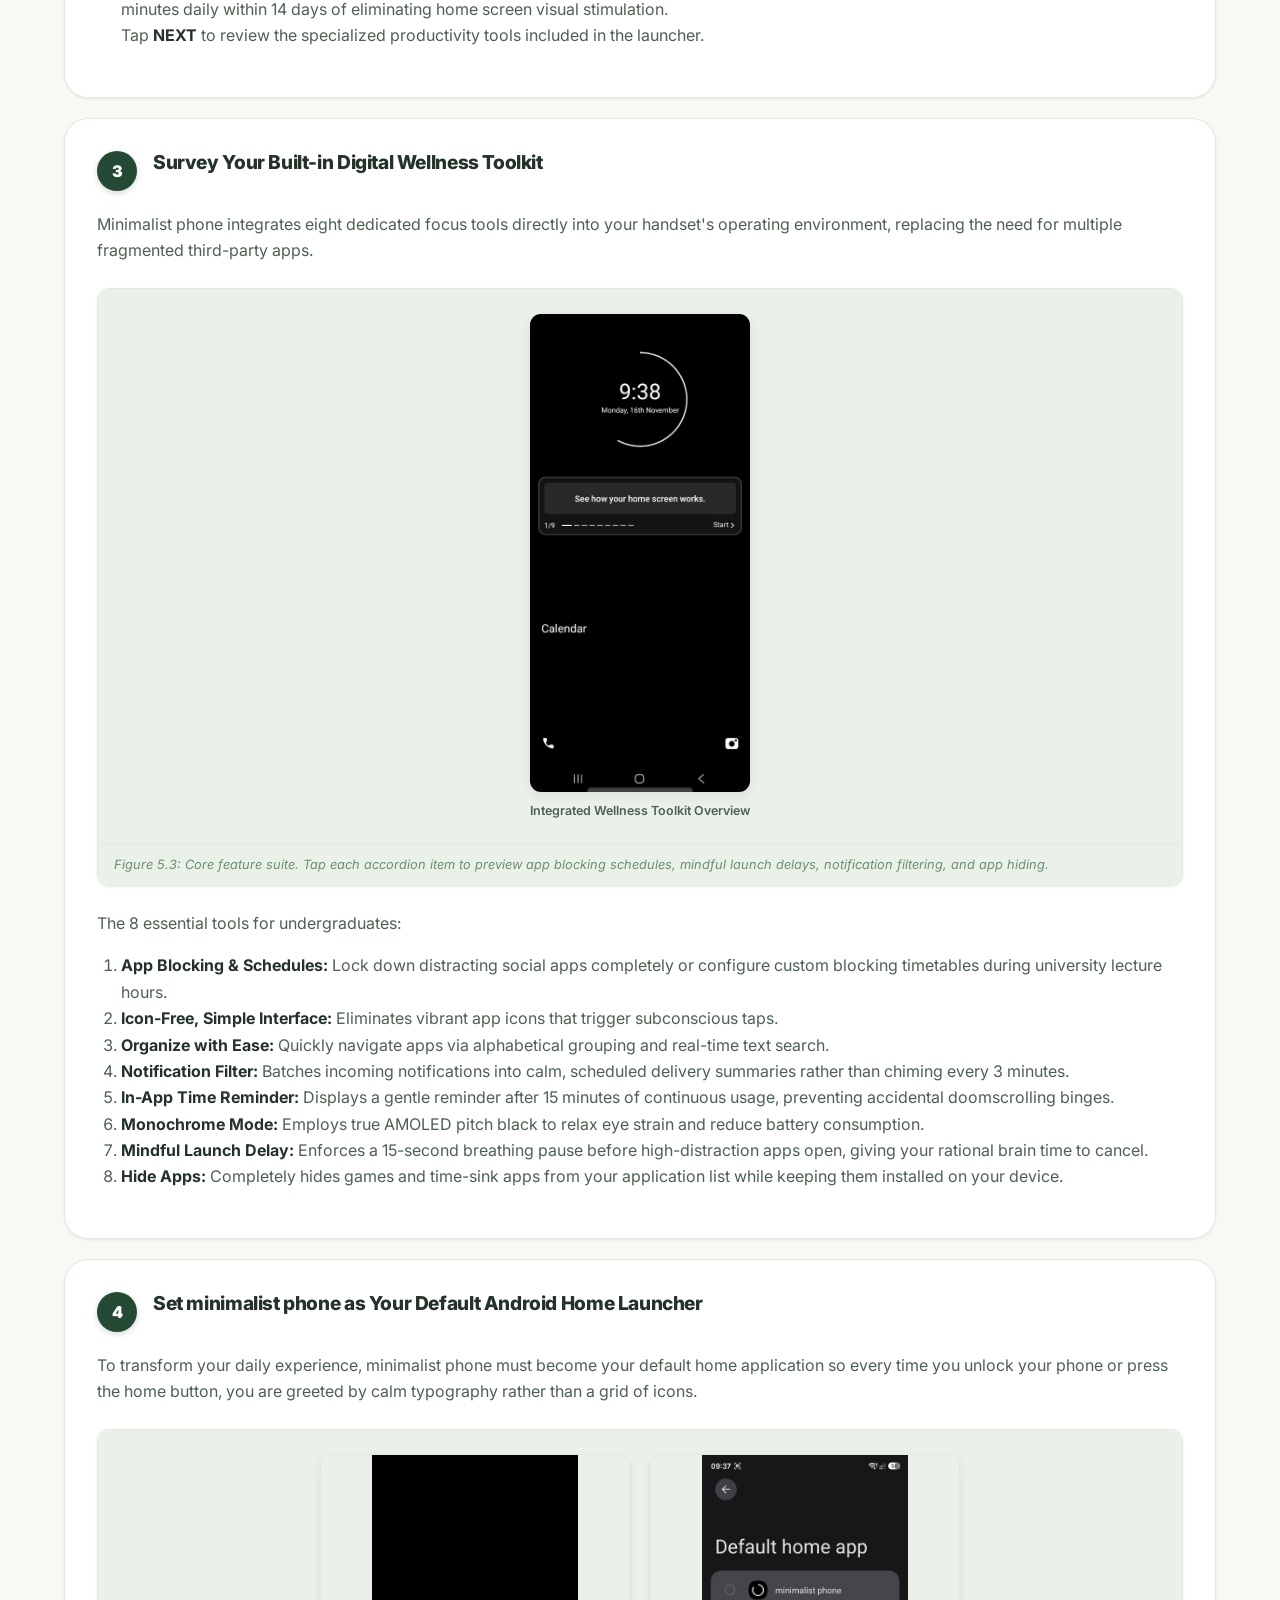
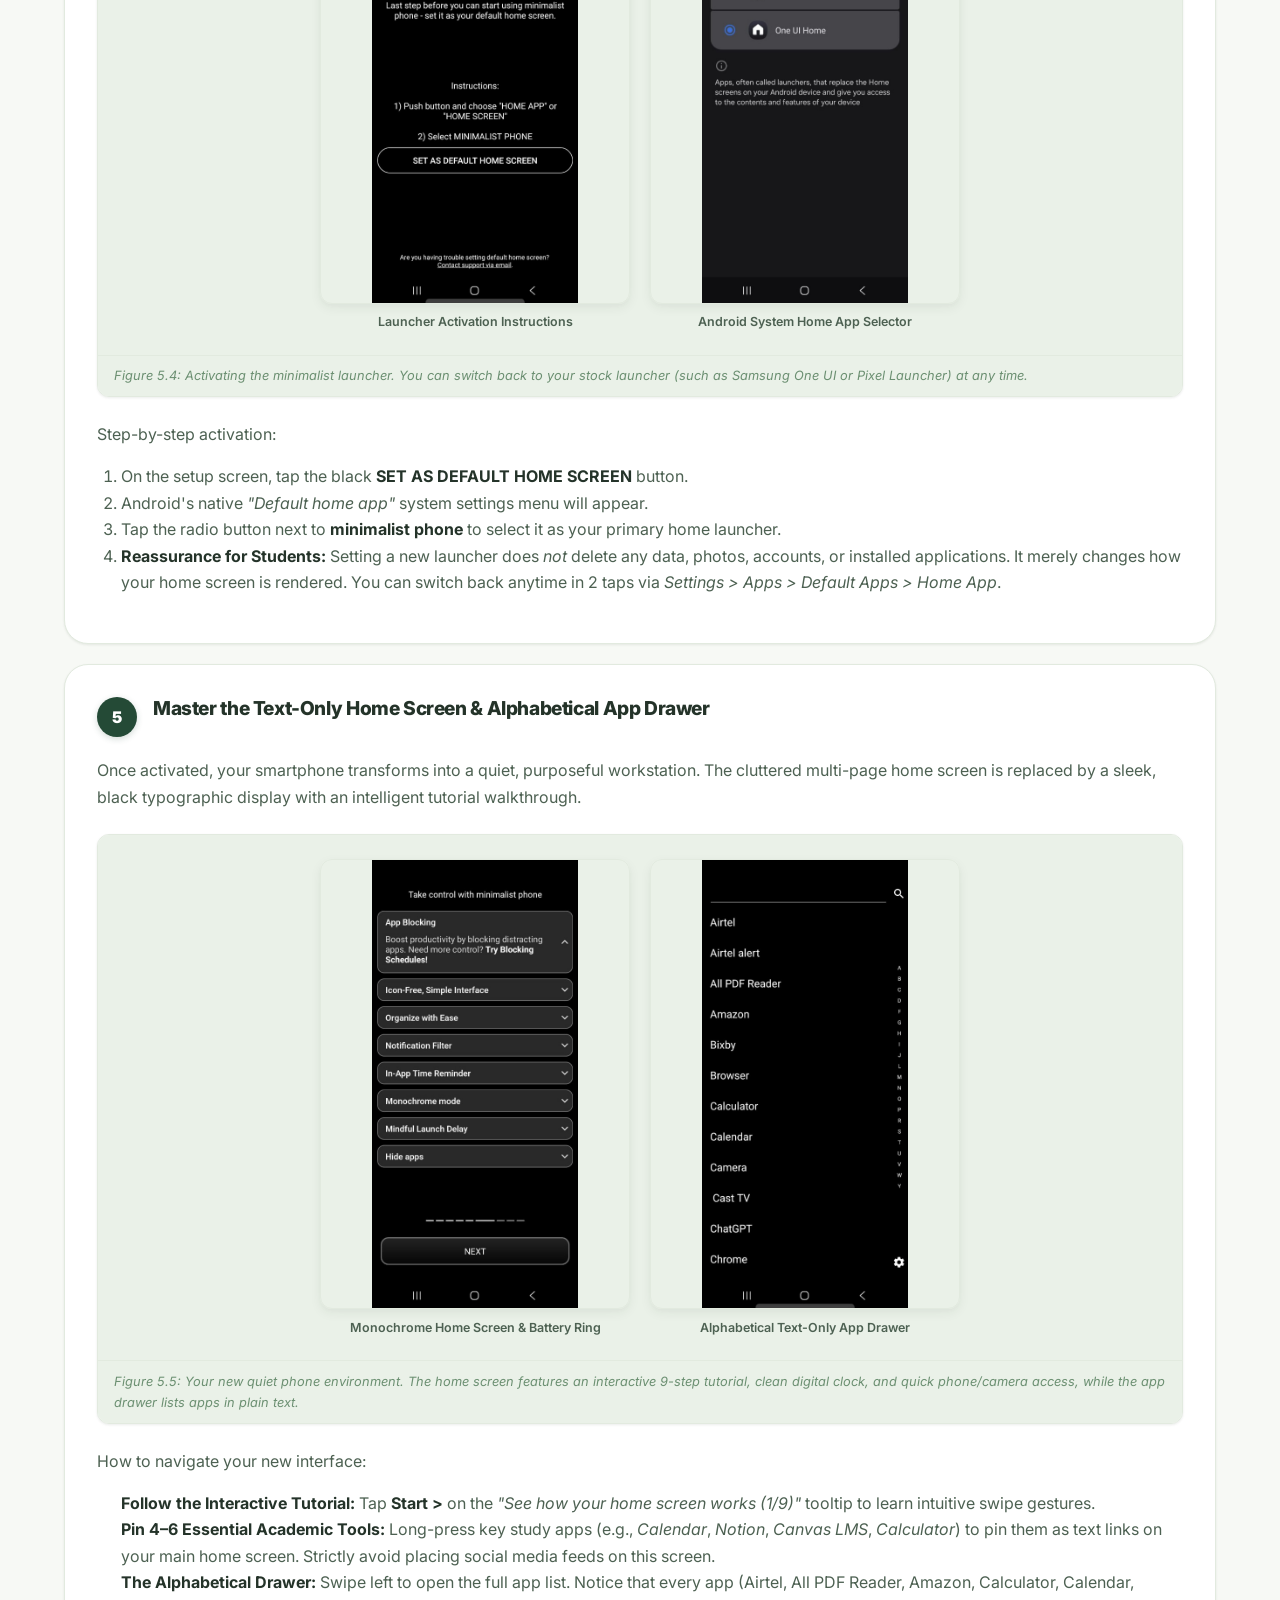
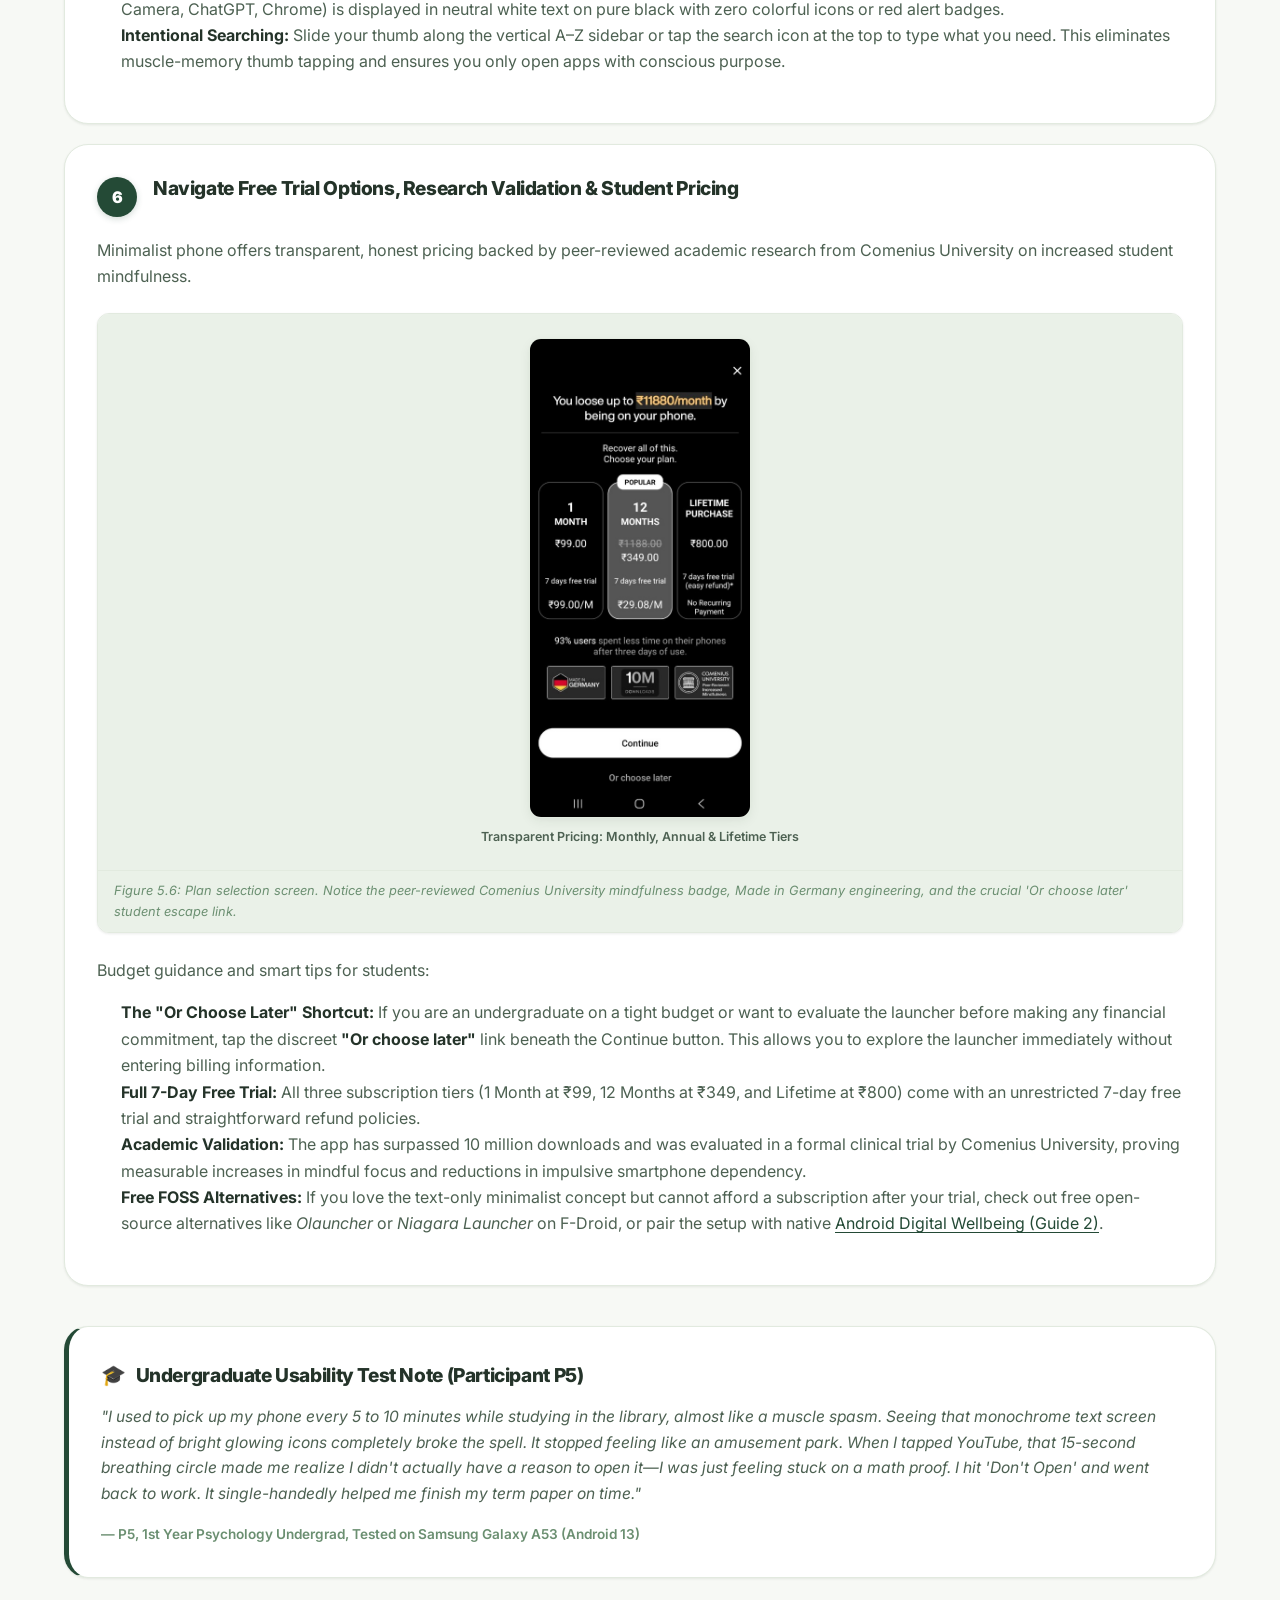
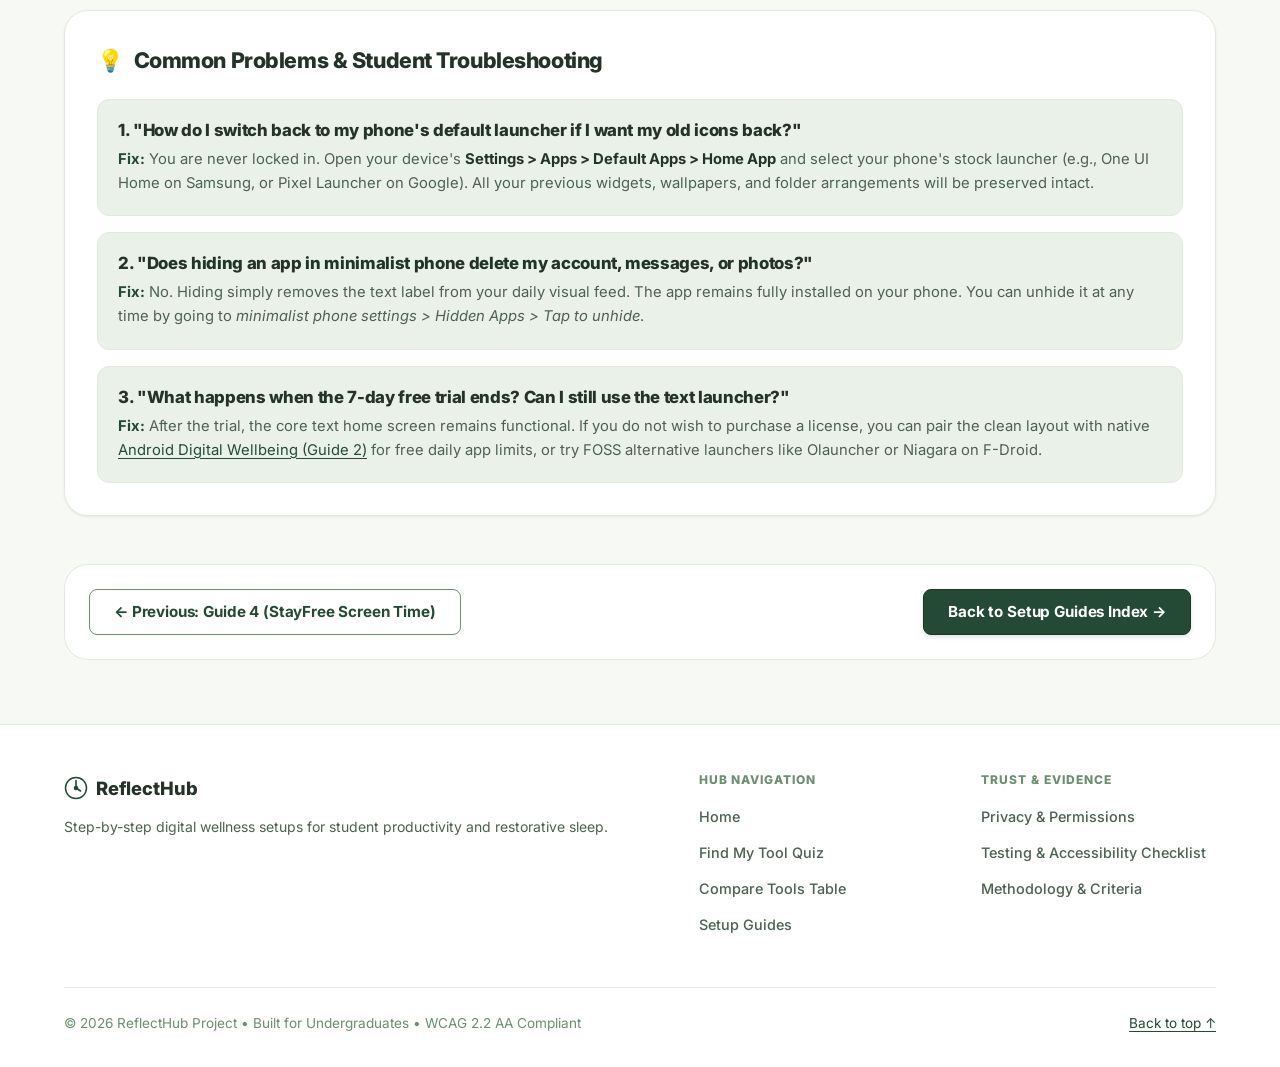
<file: guides/guide-5.html>
<!DOCTYPE html>
<html lang="en">
<head>
  <meta charset="UTF-8">
  <meta name="viewport" content="width=device-width, initial-scale=1.0">
  <meta name="description" content="Guide 5: Step-by-step tutorial to transform your Android handset into a calm, text-only monochrome workstation using minimalist phone launcher with mindful 15-second opening delays.">
  <title>Guide 5: Digital Detox with minimalist phone Launcher | ReflectHub</title>
  <link rel="stylesheet" href="../css/style.css?v=6">
</head>
<body>
  <!-- Scroll progress bar -->
  <div class="scroll-progress-bar" id="scroll-progress" aria-hidden="true"></div>

  <!-- Accessible Skip to Content Link -->
  <a href="#main-content" class="skip-link">Skip to main content</a>

  <!-- Shared Header -->
  <header class="site-header" role="banner">
    <div class="container header-inner">
      <a href="../index.html" class="brand-link" aria-label="ReflectHub Home">
        <svg class="brand-logo-icon" viewBox="0 0 32 32" fill="none" stroke="currentColor" stroke-width="2.2" stroke-linecap="round" stroke-linejoin="round" aria-hidden="true">
          <circle cx="16" cy="16" r="14" stroke="currentColor" stroke-width="2"/>
          <path d="M16 6v10l6 4" stroke="currentColor" stroke-width="2.2"/>
          <path d="M12 21a5 5 0 0 0 8-3" stroke="currentColor" stroke-width="2"/>
          <circle cx="16" cy="16" r="2" fill="currentColor"/>
        </svg>
        <div>
          <span class="brand-name">ReflectHub</span>
          <span class="brand-tagline">Student Digital Wellness Guide</span>
        </div>
      </a>

      <div class="nav-and-tools">
        <button type="button" class="mobile-nav-toggle" aria-expanded="false" aria-controls="primary-nav">
          <span aria-hidden="true">&#9776;</span>
          <span>Menu</span>
        </button>

        <nav id="primary-nav" class="site-nav" role="navigation" aria-label="Primary Navigation">
          <ul>
            <li><a href="../index.html" class="nav-link">Home</a></li>
            <li><a href="../find-my-tool.html" class="nav-link">Find My Tool</a></li>
            <li><a href="../compare.html" class="nav-link">Compare Tools</a></li>
            <li><a href="index.html" class="nav-link" aria-current="page">Setup Guides</a></li>
            <li><a href="../privacy-safety.html" class="nav-link">Privacy &amp; Safety</a></li>
            <li><a href="../testing.html" class="nav-link">Testing &amp; Evidence</a></li>
            <li><a href="../about.html" class="nav-link">About &amp; Method</a></li>
          </ul>
        </nav>

        <button type="button" class="theme-toggle-btn" aria-pressed="false" aria-label="Switch to dark theme">
          <span aria-hidden="true">🌙</span>
          <span>Dark Mode</span>
        </button>
      </div>
    </div>
  </header>
      <!-- Dedicated Digital Wellness Hero Banner -->
      <div class="guide-hero-banner-wrap reveal-scale" aria-hidden="true">
        <img src="../images/wellness-guide5-banner.svg?v=5" alt="Reclaiming dopamine baseline and focus with minimalist phone launcher" class="guide-hero-banner-img" width="800" height="240" loading="eager">
      </div>


  <!-- Main Content -->
  <main id="main-content" role="main">
    <div class="container">
      
      <!-- Breadcrumb -->
      <nav aria-label="Breadcrumb">
        <ol class="breadcrumb">
          <li><a href="../index.html">Home</a></li>
          <li class="breadcrumb-sep" aria-hidden="true">/</li>
          <li><a href="index.html">Setup Guides</a></li>
          <li class="breadcrumb-sep" aria-hidden="true">/</li>
          <li aria-current="page" style="font-weight: 600; color: var(--text-primary);">Guide 5: minimalist phone Detox</li>
        </ol>
      </nav>

      <!-- Guide Header & Meta -->
      <header class="guide-header">
        <span class="hero-eyebrow">Guide 05 &bull; Minimalist Android Interface</span>
        <h1>Reclaiming Focus &amp; Dopamine Baselines with minimalist phone Launcher</h1>
        <p class="lead">
          Modern smartphones are engineered like slot machines—packed with glowing red badges, vibrant saturated app icons, and infinite notification feeds that trigger compulsive checking. This guide walks you through replacing your phone's default home screen with minimalist phone, curating a text-only interface that introduces 15-second mindful opening delays to break compulsive habit loops.
        </p>

        <div class="guide-meta">
          <span class="guide-meta-pill">⏱ <strong>Time needed:</strong> 8 minutes</span>
          <span class="guide-meta-pill">📱 <strong>Works on:</strong> Android 6.0+ (Samsung, Pixel, OnePlus, Xiaomi)</span>
          <span class="guide-meta-pill">💰 <strong>Cost:</strong> Free core features (7-day full trial)</span>
          <span class="guide-meta-pill">🔒 <strong>Privacy:</strong> 100% On-device processing (No keystroke logging)</span>
        </div>

        <!-- Visual Step Roadmap Navigation -->
        <nav class="guide-stepper" aria-label="Quick jump to guide steps">
          <span style="font-size: 0.75rem; font-weight: 700; color: var(--text-tertiary); text-transform: uppercase; margin-right: 0.25rem;">Steps:</span>
          <a href="#step-1" class="stepper-item">1. Welcome &amp; Rationale</a>
          <span class="stepper-sep" aria-hidden="true">&rarr;</span>
          <a href="#step-2" class="stepper-item">2. Cost &amp; Targets</a>
          <span class="stepper-sep" aria-hidden="true">&rarr;</span>
          <a href="#step-3" class="stepper-item">3. Feature Toolkit</a>
          <span class="stepper-sep" aria-hidden="true">&rarr;</span>
          <a href="#step-4" class="stepper-item">4. Default Launcher</a>
          <span class="stepper-sep" aria-hidden="true">&rarr;</span>
          <a href="#step-5" class="stepper-item">5. Text Interface</a>
          <span class="stepper-sep" aria-hidden="true">&rarr;</span>
          <a href="#step-6" class="stepper-item">6. Pricing &amp; Trial</a>
        </nav>
      </header>

      <!-- Step-by-Step Instructions -->
      <section aria-label="Step-by-step setup walkthrough">
        
        <!-- Step 1 -->
        <article class="step-card" id="step-1">
          <div class="step-card-header">
            <span class="step-num" aria-hidden="true">1</span>
            <h2 class="step-title">Install minimalist phone &amp; Understand the Anti-Dopamine Rationale</h2>
          </div>
          <p>
            Download the official <strong>minimalist phone: digital detox</strong> app from the Google Play Store on your Android device. When you launch the app, it introduces the core psychological philosophy that distinguishes it from standard screen-time trackers.
          </p>
          
          <div class="step-img-showcase">
            <div class="step-img-gallery">
              <div class="step-phone-frame">
                <img src="../images/minimalist-step1-welcome.jpg" alt="minimalist phone welcome and onboarding launch screen with START button" width="472" height="1024" loading="eager">
                <div class="step-phone-caption">Welcome Launch Screen</div>
              </div>
              <div class="step-phone-frame">
                <img src="../images/minimalist-step1b-escape-feeds.jpg" alt="Escape endless scroll feeds philosophy screen explaining root cause dopamine intervention" width="472" height="1024" loading="lazy">
                <div class="step-phone-caption">Dopamine Intervention Philosophy</div>
              </div>
            </div>
            <div class="step-caption">
              Figure 5.1: Initial setup and philosophy. Rather than merely tracking hours or setting easily-dismissed popups, minimalist phone removes the visual candy (saturated icons and badges) that drives impulsive unlocks.
            </div>
          </div>

          <p>
            Key insights behind the setup:
          </p>
          <ul style="padding-left: 1.5rem; margin-bottom: 1rem; color: var(--text-secondary); line-height: 1.65;">
            <li><strong>Tackling the Neurological Root Cause:</strong> Social media applications are deliberately engineered with high-contrast colors and red badge counters to stimulate dopamine release. Minimalist phone replaces this sensory overload with a calm, monochrome typographical interface.</li>
            <li><strong>Privacy Guarantee:</strong> All launcher functions operate locally on your phone. Minimalist phone requires zero keystroke logging and sends no private personal data to external tracking clouds.</li>
            <li><strong>Getting Started:</strong> Review the Terms of Service and Privacy Policy, then tap the prominent black <strong>START</strong> button to begin the guided configuration.</li>
          </ul>
        </article>

        <!-- Step 2 -->
        <article class="step-card" id="step-2">
          <div class="step-card-header">
            <span class="step-num" aria-hidden="true">2</span>
            <h2 class="step-title">Calculate Screen Time Opportunity Cost &amp; Set Realistic Reduction Targets</h2>
          </div>
          <p>
            Before changing your interface, the onboarding guide helps you quantify the invisible toll that compulsive phone checking takes on your academic studies and personal budget.
          </p>

          <div class="step-img-showcase">
            <div class="step-img-gallery">
              <div class="step-phone-frame">
                <img src="../images/minimalist-step2-time-cost.jpg" alt="Screen time opportunity cost calculation screen showing 2 hours lost per day equaling ₹11,880 monthly" width="472" height="1024" loading="lazy">
                <div class="step-phone-caption">Quantifying Daily Lost Hours</div>
              </div>
              <div class="step-phone-frame">
                <img src="../images/minimalist-step2b-habit-reduction.jpg" alt="Habit reduction proof showing drops from 8 hours a day to 47 minutes with 18k 5-star reviews" width="472" height="1024" loading="lazy">
                <div class="step-phone-caption">Achievable Student Habit Reduction</div>
              </div>
            </div>
            <div class="step-caption">
              Figure 5.2: Facing the reality of digital distraction. An average student loses 2 to 3 productive hours each day to aimless phone checks.
            </div>
          </div>

          <p>
            Understanding your targets:
          </p>
          <ul style="padding-left: 1.5rem; margin-bottom: 1rem; color: var(--text-secondary); line-height: 1.65;">
            <li><strong>The Real Opportunity Cost:</strong> Losing 2 hours per day equals 60 lost hours every month. For university students, that represents the equivalent of an entire semester module's revision time or substantial part-time earnings.</li>
            <li><strong>Realistic Habit Transformation:</strong> Reviews from over 5 million users show participants cutting their screen time from 6&ndash;8 hours down to 45&ndash;60 minutes daily within 14 days of eliminating home screen visual stimulation.</li>
            <li>Tap <strong>NEXT</strong> to review the specialized productivity tools included in the launcher.</li>
          </ul>
        </article>

        <!-- Step 3 -->
        <article class="step-card" id="step-3">
          <div class="step-card-header">
            <span class="step-num" aria-hidden="true">3</span>
            <h2 class="step-title">Survey Your Built-in Digital Wellness Toolkit</h2>
          </div>
          <p>
            Minimalist phone integrates eight dedicated focus tools directly into your handset's operating environment, replacing the need for multiple fragmented third-party apps.
          </p>

          <div class="step-img-showcase">
            <div class="step-img-single-frame">
              <img src="../images/minimalist-step3-features-overview.jpg" alt="Take control with minimalist phone features menu showing App Blocking, Notification Filter, Monochrome mode, and Mindful Launch Delay" width="472" height="1024" loading="lazy">
              <div class="step-phone-caption" style="max-width: 440px;">Integrated Wellness Toolkit Overview</div>
            </div>
            <div class="step-caption">
              Figure 5.3: Core feature suite. Tap each accordion item to preview app blocking schedules, mindful launch delays, notification filtering, and app hiding.
            </div>
          </div>

          <p>
            The 8 essential tools for undergraduates:
          </p>
          <ol style="padding-left: 1.5rem; margin-bottom: 1rem; color: var(--text-secondary); line-height: 1.65;">
            <li><strong>App Blocking &amp; Schedules:</strong> Lock down distracting social apps completely or configure custom blocking timetables during university lecture hours.</li>
            <li><strong>Icon-Free, Simple Interface:</strong> Eliminates vibrant app icons that trigger subconscious taps.</li>
            <li><strong>Organize with Ease:</strong> Quickly navigate apps via alphabetical grouping and real-time text search.</li>
            <li><strong>Notification Filter:</strong> Batches incoming notifications into calm, scheduled delivery summaries rather than chiming every 3 minutes.</li>
            <li><strong>In-App Time Reminder:</strong> Displays a gentle reminder after 15 minutes of continuous usage, preventing accidental doomscrolling binges.</li>
            <li><strong>Monochrome Mode:</strong> Employs true AMOLED pitch black to relax eye strain and reduce battery consumption.</li>
            <li><strong>Mindful Launch Delay:</strong> Enforces a 15-second breathing pause before high-distraction apps open, giving your rational brain time to cancel.</li>
            <li><strong>Hide Apps:</strong> Completely hides games and time-sink apps from your application list while keeping them installed on your device.</li>
          </ol>
        </article>

        <!-- Step 4 -->
        <article class="step-card" id="step-4">
          <div class="step-card-header">
            <span class="step-num" aria-hidden="true">4</span>
            <h2 class="step-title">Set minimalist phone as Your Default Android Home Launcher</h2>
          </div>
          <p>
            To transform your daily experience, minimalist phone must become your default home application so every time you unlock your phone or press the home button, you are greeted by calm typography rather than a grid of icons.
          </p>

          <div class="step-img-showcase">
            <div class="step-img-gallery">
              <div class="step-phone-frame">
                <img src="../images/minimalist-step4-set-default-instructions.jpg" alt="minimalist phone instructions screen for setting default home app" width="472" height="1024" loading="lazy">
                <div class="step-phone-caption">Launcher Activation Instructions</div>
              </div>
              <div class="step-phone-frame">
                <img src="../images/minimalist-step4b-default-app-selector.jpg" alt="Android system default home app selector showing minimalist phone and One UI Home options" width="472" height="1024" loading="lazy">
                <div class="step-phone-caption">Android System Home App Selector</div>
              </div>
            </div>
            <div class="step-caption">
              Figure 5.4: Activating the minimalist launcher. You can switch back to your stock launcher (such as Samsung One UI or Pixel Launcher) at any time.
            </div>
          </div>

          <p>
            Step-by-step activation:
          </p>
          <ol style="padding-left: 1.5rem; margin-bottom: 1rem; color: var(--text-secondary); line-height: 1.65;">
            <li>On the setup screen, tap the black <strong>SET AS DEFAULT HOME SCREEN</strong> button.</li>
            <li>Android's native <em>"Default home app"</em> system settings menu will appear.</li>
            <li>Tap the radio button next to <strong>minimalist phone</strong> to select it as your primary home launcher.</li>
            <li><strong>Reassurance for Students:</strong> Setting a new launcher does <em>not</em> delete any data, photos, accounts, or installed applications. It merely changes how your home screen is rendered. You can switch back anytime in 2 taps via <em>Settings &gt; Apps &gt; Default Apps &gt; Home App</em>.</li>
          </ol>
        </article>

        <!-- Step 5 -->
        <article class="step-card" id="step-5">
          <div class="step-card-header">
            <span class="step-num" aria-hidden="true">5</span>
            <h2 class="step-title">Master the Text-Only Home Screen &amp; Alphabetical App Drawer</h2>
          </div>
          <p>
            Once activated, your smartphone transforms into a quiet, purposeful workstation. The cluttered multi-page home screen is replaced by a sleek, black typographic display with an intelligent tutorial walkthrough.
          </p>

          <div class="step-img-showcase">
            <div class="step-img-gallery">
              <div class="step-phone-frame">
                <img src="../images/minimalist-step5-home-screen.jpg" alt="minimalist phone home screen showing digital clock, battery ring, and interactive tutorial prompt" width="472" height="1024" loading="lazy">
                <div class="step-phone-caption">Monochrome Home Screen &amp; Battery Ring</div>
              </div>
              <div class="step-phone-frame">
                <img src="../images/minimalist-step5b-text-app-drawer.jpg" alt="Alphabetical text app drawer showing search bar, vertical A-Z scrubber, and clean app list" width="472" height="1024" loading="lazy">
                <div class="step-phone-caption">Alphabetical Text-Only App Drawer</div>
              </div>
            </div>
            <div class="step-caption">
              Figure 5.5: Your new quiet phone environment. The home screen features an interactive 9-step tutorial, clean digital clock, and quick phone/camera access, while the app drawer lists apps in plain text.
            </div>
          </div>

          <p>
            How to navigate your new interface:
          </p>
          <ul style="padding-left: 1.5rem; margin-bottom: 1rem; color: var(--text-secondary); line-height: 1.65;">
            <li><strong>Follow the Interactive Tutorial:</strong> Tap <strong>Start &gt;</strong> on the <em>"See how your home screen works (1/9)"</em> tooltip to learn intuitive swipe gestures.</li>
            <li><strong>Pin 4&ndash;6 Essential Academic Tools:</strong> Long-press key study apps (e.g., <em>Calendar</em>, <em>Notion</em>, <em>Canvas LMS</em>, <em>Calculator</em>) to pin them as text links on your main home screen. Strictly avoid placing social media feeds on this screen.</li>
            <li><strong>The Alphabetical Drawer:</strong> Swipe left to open the full app list. Notice that every app (Airtel, All PDF Reader, Amazon, Calculator, Calendar, Camera, ChatGPT, Chrome) is displayed in neutral white text on pure black with zero colorful icons or red alert badges.</li>
            <li><strong>Intentional Searching:</strong> Slide your thumb along the vertical A&ndash;Z sidebar or tap the search icon at the top to type what you need. This eliminates muscle-memory thumb tapping and ensures you only open apps with conscious purpose.</li>
          </ul>
        </article>

        <!-- Step 6 -->
        <article class="step-card" id="step-6">
          <div class="step-card-header">
            <span class="step-num" aria-hidden="true">6</span>
            <h2 class="step-title">Navigate Free Trial Options, Research Validation &amp; Student Pricing</h2>
          </div>
          <p>
            Minimalist phone offers transparent, honest pricing backed by peer-reviewed academic research from Comenius University on increased student mindfulness.
          </p>

          <div class="step-img-showcase">
            <div class="step-img-single-frame">
              <img src="../images/minimalist-step6-plans-and-trial.jpg" alt="minimalist phone subscription plan screen with 1 month, 12 months, and lifetime purchase options alongside 7 days free trial" width="472" height="1024" loading="lazy">
              <div class="step-phone-caption" style="max-width: 440px;">Transparent Pricing: Monthly, Annual &amp; Lifetime Tiers</div>
            </div>
            <div class="step-caption">
              Figure 5.6: Plan selection screen. Notice the peer-reviewed Comenius University mindfulness badge, Made in Germany engineering, and the crucial 'Or choose later' student escape link.
            </div>
          </div>

          <p>
            Budget guidance and smart tips for students:
          </p>
          <ul style="padding-left: 1.5rem; margin-bottom: 1rem; color: var(--text-secondary); line-height: 1.65;">
            <li><strong>The "Or Choose Later" Shortcut:</strong> If you are an undergraduate on a tight budget or want to evaluate the launcher before making any financial commitment, tap the discreet <strong>"Or choose later"</strong> link beneath the Continue button. This allows you to explore the launcher immediately without entering billing information.</li>
            <li><strong>Full 7-Day Free Trial:</strong> All three subscription tiers (1 Month at &#8377;99, 12 Months at &#8377;349, and Lifetime at &#8377;800) come with an unrestricted 7-day free trial and straightforward refund policies.</li>
            <li><strong>Academic Validation:</strong> The app has surpassed 10 million downloads and was evaluated in a formal clinical trial by Comenius University, proving measurable increases in mindful focus and reductions in impulsive smartphone dependency.</li>
            <li><strong>Free FOSS Alternatives:</strong> If you love the text-only minimalist concept but cannot afford a subscription after your trial, check out free open-source alternatives like <em>Olauncher</em> or <em>Niagara Launcher</em> on F-Droid, or pair the setup with native <a href="guide-2.html">Android Digital Wellbeing (Guide 2)</a>.</li>
          </ul>
        </article>

      </section>

      <!-- Student Usability Case Note -->
      <section class="card" aria-labelledby="testimonial-title" style="margin-top: 2.5rem; background: var(--bg-surface); border: 1px solid var(--border-weak); border-left: 5px solid var(--accent); border-radius: var(--r-xl); padding: 2rem; box-shadow: var(--shadow-sm);">
        <div style="display: flex; align-items: center; gap: 0.6rem; margin-bottom: 0.75rem;">
          <span style="font-size: 1.25rem;" aria-hidden="true">🎓</span>
          <h2 id="testimonial-title" style="font-size: 1.2rem; margin: 0; color: var(--text-primary);">
            Undergraduate Usability Test Note (Participant P5)
          </h2>
        </div>
        <blockquote style="margin: 0 0 1rem 0; font-size: 0.975rem; color: var(--text-secondary); line-height: 1.65; font-style: italic;">
          "I used to pick up my phone every 5 to 10 minutes while studying in the library, almost like a muscle spasm. Seeing that monochrome text screen instead of bright glowing icons completely broke the spell. It stopped feeling like an amusement park. When I tapped YouTube, that 15-second breathing circle made me realize I didn't actually have a reason to open it—I was just feeling stuck on a math proof. I hit 'Don't Open' and went back to work. It single-handedly helped me finish my term paper on time."
        </blockquote>
        <div style="font-size: 0.85rem; font-weight: 600; color: var(--text-tertiary);">
          &mdash; P5, 1st Year Psychology Undergrad, Tested on Samsung Galaxy A53 (Android 13)
        </div>
      </section>

      <!-- Common Problems Section -->
      <section class="card" aria-labelledby="problems-title" style="margin-top: 2rem; background: var(--bg-surface); border: 1px solid var(--border-weak); border-radius: var(--r-xl); padding: 2rem; box-shadow: var(--shadow-sm);">
        <div style="display: flex; align-items: center; gap: 0.6rem; margin-bottom: 1.25rem;">
          <span style="font-size: 1.35rem;" aria-hidden="true">💡</span>
          <h2 id="problems-title" style="font-size: 1.35rem; margin: 0; color: var(--text-primary);">
            Common Problems &amp; Student Troubleshooting
          </h2>
        </div>

        <div style="display: flex; flex-direction: column; gap: 1rem;">
          <div style="background: var(--bg-elevated); padding: 1.25rem; border-radius: var(--r-md); border: 1px solid var(--border-weak);">
            <h3 style="font-size: 1.05rem; margin: 0 0 0.5rem 0; color: var(--text-primary);">
              1. "How do I switch back to my phone's default launcher if I want my old icons back?"
            </h3>
            <p style="font-size: 0.925rem; margin: 0; color: var(--text-secondary); line-height: 1.6;">
              <strong style="color: var(--accent);">Fix:</strong> You are never locked in. Open your device's <strong>Settings &gt; Apps &gt; Default Apps &gt; Home App</strong> and select your phone's stock launcher (e.g., One UI Home on Samsung, or Pixel Launcher on Google). All your previous widgets, wallpapers, and folder arrangements will be preserved intact.
            </p>
          </div>

          <div style="background: var(--bg-elevated); padding: 1.25rem; border-radius: var(--r-md); border: 1px solid var(--border-weak);">
            <h3 style="font-size: 1.05rem; margin: 0 0 0.5rem 0; color: var(--text-primary);">
              2. "Does hiding an app in minimalist phone delete my account, messages, or photos?"
            </h3>
            <p style="font-size: 0.925rem; margin: 0; color: var(--text-secondary); line-height: 1.6;">
              <strong style="color: var(--accent);">Fix:</strong> No. Hiding simply removes the text label from your daily visual feed. The app remains fully installed on your phone. You can unhide it at any time by going to <em>minimalist phone settings &gt; Hidden Apps &gt; Tap to unhide</em>.
            </p>
          </div>

          <div style="background: var(--bg-elevated); padding: 1.25rem; border-radius: var(--r-md); border: 1px solid var(--border-weak);">
            <h3 style="font-size: 1.05rem; margin: 0 0 0.5rem 0; color: var(--text-primary);">
              3. "What happens when the 7-day free trial ends? Can I still use the text launcher?"
            </h3>
            <p style="font-size: 0.925rem; margin: 0; color: var(--text-secondary); line-height: 1.6;">
              <strong style="color: var(--accent);">Fix:</strong> After the trial, the core text home screen remains functional. If you do not wish to purchase a license, you can pair the clean layout with native <a href="guide-2.html">Android Digital Wellbeing (Guide 2)</a> for free daily app limits, or try FOSS alternative launchers like Olauncher or Niagara on F-Droid.
            </p>
          </div>
        </div>
      </section>

      <!-- Navigation Buttons -->
      <nav class="guide-nav" aria-label="Setup guide progression">
        <a href="guide-4.html" class="btn btn-secondary">
          &larr; Previous: Guide 4 (StayFree Screen Time)
        </a>
        <a href="index.html" class="btn btn-primary">
          Back to Setup Guides Index &rarr;
        </a>
      </nav>

    </div>
  </main>

  <!-- Shared Footer -->
  <footer class="site-footer" role="contentinfo">
    <div class="container">
      <div class="footer-grid">
        <div>
          <div style="display: flex; align-items: center; gap: 0.5rem; margin-bottom: 0.75rem;">
            <svg style="width: 24px; height: 24px; color: var(--accent);" viewBox="0 0 32 32" fill="none" stroke="currentColor" stroke-width="2.2" stroke-linecap="round" stroke-linejoin="round" aria-hidden="true">
              <circle cx="16" cy="16" r="14" stroke="currentColor" stroke-width="2"/>
              <path d="M16 6v10l6 4" stroke="currentColor" stroke-width="2.2"/>
              <circle cx="16" cy="16" r="2" fill="currentColor"/>
            </svg>
            <span style="font-weight: 800; font-size: 1.15rem; color: var(--text-primary);">ReflectHub</span>
          </div>
          <p style="font-size: 0.875rem; margin-bottom: 1rem;">
            Step-by-step digital wellness setups for student productivity and restorative sleep.
          </p>
        </div>

        <div>
          <h2 class="footer-heading">Hub Navigation</h2>
          <ul class="footer-links">
            <li><a href="../index.html">Home</a></li>
            <li><a href="../find-my-tool.html">Find My Tool Quiz</a></li>
            <li><a href="../compare.html">Compare Tools Table</a></li>
            <li><a href="index.html">Setup Guides</a></li>
          </ul>
        </div>

        <div>
          <h2 class="footer-heading">Trust &amp; Evidence</h2>
          <ul class="footer-links">
            <li><a href="../privacy-safety.html">Privacy &amp; Permissions</a></li>
            <li><a href="../testing.html">Testing &amp; Accessibility Checklist</a></li>
            <li><a href="../about.html">Methodology &amp; Criteria</a></li>
          </ul>
        </div>
      </div>

      <div class="footer-bottom">
        <div>
          &copy; 2026 ReflectHub Project &bull; Built for Undergraduates &bull; WCAG 2.2 AA Compliant
        </div>
        <div>
          <a href="#main-content">Back to top &uarr;</a>
        </div>
      </div>
    </div>
  </footer>

  <script src="../js/main.js?v=6"></script>

  <!-- Back to top button -->
  <button class="back-to-top" id="back-to-top" aria-label="Scroll back to top">
    <svg viewBox="0 0 24 24" fill="none" stroke="currentColor" stroke-width="2.5" stroke-linecap="round" aria-hidden="true"><polyline points="18 15 12 9 6 15"/></svg>
  </button>
</body>
</html>
</file>
<file: css/style.css>
/* ==========================================================================
   REFLECTHUB — Digital Wellness Design System
   Organic Palette: Sage Green + Cream + Forest Green + Warm Gold Accent
   WCAG 2.2 AAA/AA Compliant · Mobile-First · Light + Dark Themes
   ========================================================================== */

/* --------------------------------------------------------------------------
   1. Google Font Import (Inter — with system font fallback)
   -------------------------------------------------------------------------- */
@import url('https://fonts.googleapis.com/css2?family=Inter:wght@400;500;600;700;800;900&display=swap');

/* --------------------------------------------------------------------------
   2. Design Tokens — Light Theme
   -------------------------------------------------------------------------- */
:root {
  /* Core Organic Palette */
  --sage-50:    #f4f7f4;
  --sage-100:   #eaf1e8; /* Highlight sections */
  --sage-200:   #d6e4d7;
  --sage-300:   #b8d0bb;
  --sage-400:   #8fae94;
  --sage-500:   #6b8f71; /* Secondary elements */
  --sage-600:   #547459;
  --sage-700:   #3f5944;
  --sage-800:   #2e4333;
  --sage-900:   #243329; /* Main text */

  --forest-50:  #eef4f0;
  --forest-100: #d8e6dc;
  --forest-200: #b2cfbb;
  --forest-500: #3a6b50;
  --forest-600: #2e5740;
  --forest-700: #244a36; /* Primary buttons / brand deep forest */
  --forest-800: #1b3728; /* Primary button hover */
  --forest-900: #12241a;

  --cream-50:   #fafbf8;
  --cream-100:  #f7f9f5; /* Main background */
  --cream-200:  #eff4ed; /* Sunken / inset surfaces */
  --cream-300:  #e5ede3;

  --gold-50:    #fdfaf3;
  --gold-100:   #faeed6;
  --gold-200:   #f4ddad;
  --gold-300:   #ecc984;
  --gold-400:   #e2b763;
  --gold-500:   #d6a85f; /* Accent */
  --gold-600:   #b88a44;
  --gold-700:   #8f672f;

  /* Semantic Tokens — Light */
  --bg-page:            #f7f9f5;   /* Main background: Soft Cream / Warm Off-White */
  --bg-surface:         #ffffff;   /* Cards: Crisp Pure White */
  --bg-elevated:        #eaf1e8;   /* Highlight sections: Soft Sage Tint */
  --bg-sunken:          #eff4ed;   /* Inset panels / sunken surfaces */
  --bg-overlay:         rgba(247, 249, 245, 0.92);

  --border-weak:        #e2eadf;   /* Subtle organic border */
  --border-medium:      #d0e0d3;   /* Mid sage border */
  --border-strong:      #6b8f71;   /* Secondary element border */

  --text-primary:       #243329;   /* Main text: Deep Charcoal Green (12.8:1 WCAG AAA) */
  --text-secondary:     #4d6152;   /* Secondary text: Soft Earth Slate (6.5:1 WCAG AAA) */
  --text-tertiary:      #6b8f71;   /* Tertiary text: Sage Green (3.6:1 WCAG AA large) */
  --text-disabled:      #9bb39f;

  --primary:            #244a36;   /* Primary buttons: Deep Forest Green */
  --primary-hover:      #1b3728;
  --secondary:          #6b8f71;   /* Secondary elements: Earthy Sage Green */
  --secondary-hover:    #547459;
  --accent:             #244a36;   /* Primary brand anchor */
  --accent-dark:        #1b3728;
  --accent-light:       #eaf1e8;   /* Highlight sections */
  --accent-fg:          #ffffff;
  --accent-focus:       #d6a85f;   /* Accent: Warm Gold Focus */
  --accent-warm:        #d6a85f;   /* Accent: Warm Gold Clay */
  --accent-gold:        #d6a85f;

  /* Status Badges */
  --free-bg:            #eaf1e8;
  --free-text:          #244a36;
  --free-border:        #c6d8c9;
  --freemium-bg:        #fcf6ec;
  --freemium-text:      #8a6421;
  --freemium-border:    #f3e0be;
  --paid-bg:            #fdf2f0;
  --paid-text:          #962e24;
  --paid-border:        #f7d0cb;
  --oss-bg:             #eff4f1;
  --oss-text:           #244a36;
  --oss-border:         #b7d1bd;

  /* Subtle, Calm Shadows (Soft organic shadows without heavy blue blur) */
  --shadow-xs:  0 1px 2px rgba(36, 51, 41, 0.04);
  --shadow-sm:  0 1px 3px rgba(36, 51, 41, 0.06), 0 1px 2px rgba(36, 51, 41, 0.03);
  --shadow-md:  0 4px 12px rgba(36, 51, 41, 0.06), 0 2px 4px rgba(36, 51, 41, 0.02);
  --shadow-lg:  0 10px 24px rgba(36, 51, 41, 0.07), 0 3px 8px rgba(36, 51, 41, 0.03);
  --shadow-xl:  0 18px 36px rgba(36, 51, 41, 0.08);
  --shadow-glow: 0 0 0 3px rgba(214, 168, 95, 0.35); /* Subtle gold focus ring */

  /* Layout */
  --max-w: 1200px;
  --r-xs:  4px;
  --r-sm:  8px;
  --r-md:  12px;
  --r-lg:  16px;
  --r-xl:  24px;
  --r-pill: 9999px;

  /* Typography */
  --font: 'Inter', system-ui, -apple-system, BlinkMacSystemFont, 'Segoe UI', sans-serif;
  --font-mono: ui-monospace, 'Cascadia Code', 'JetBrains Mono', Consolas, monospace;

  /* Transitions */
  --ease: cubic-bezier(0.4, 0, 0.2, 1);
  --ease-spring: cubic-bezier(0.34, 1.56, 0.64, 1);
  --dur-fast: 120ms;
  --dur-base: 200ms;
  --dur-slow: 350ms;
}

/* --------------------------------------------------------------------------
   3. Dark Theme Tokens (Deep Forest Night)
   -------------------------------------------------------------------------- */
[data-theme="dark"] {
  --bg-page:      #0e1712;   /* Deep Forest Night */
  --bg-surface:   #16241d;   /* Dark Pine Card */
  --bg-elevated:  #1e3127;   /* Elevated Pine */
  --bg-sunken:    #0b130e;
  --bg-overlay:   rgba(14, 23, 18, 0.92);

  --border-weak:   #24382c;
  --border-medium: #334d3d;
  --border-strong: #6b8f71;

  --text-primary:   #f0f6f1;   /* Crisp Sage-White */
  --text-secondary: #bfd5c4;   /* Soft Sage Mist */
  --text-tertiary:  #8fafa5;
  --text-disabled:  #4e6b56;

  --primary:        #6b8f71;
  --primary-hover:  #86aa8c;
  --secondary:      #86aa8c;
  --secondary-hover: #a0c2a6;
  --accent:         #6b8f71;
  --accent-dark:    #86aa8c;
  --accent-light:   #1e3127;
  --accent-fg:      #0e1712;
  --accent-focus:   #d6a85f;
  --accent-warm:    #d6a85f;
  --accent-gold:    #d6a85f;

  --free-bg:        #14281d;
  --free-text:      #a3d4af;
  --free-border:    #244a36;
  --freemium-bg:    #2a2112;
  --freemium-text:  #e8c68b;
  --freemium-border: #5c4520;
  --paid-bg:        #2e1313;
  --paid-text:      #eba3a3;
  --paid-border:    #5e2424;
  --oss-bg:         #172b20;
  --oss-text:       #a7dbc0;
  --oss-border:     #2b543d;

  --shadow-xs:  0 1px 2px rgba(0,0,0,0.4);
  --shadow-sm:  0 1px 3px rgba(0,0,0,0.4), 0 1px 2px rgba(0,0,0,0.3);
  --shadow-md:  0 4px 10px rgba(0,0,0,0.45);
  --shadow-lg:  0 10px 20px rgba(0,0,0,0.5);
  --shadow-xl:  0 18px 32px rgba(0,0,0,0.6);
  --shadow-glow: 0 0 0 3px rgba(214, 168, 95, 0.4);
}

/* --------------------------------------------------------------------------
   4. Reset
   -------------------------------------------------------------------------- */
*, *::before, *::after { box-sizing: border-box; margin: 0; padding: 0; }
html {
  font-size: 100%;
  scroll-behavior: smooth;
  -webkit-text-size-adjust: 100%;
  max-width: 100%;
  overflow-x: hidden;
}
body {
  font-family: var(--font);
  font-size: 1rem;
  line-height: 1.65;
  color: var(--text-primary);
  background: var(--bg-page);
  min-height: 100vh;
  width: 100%;
  max-width: 100%;
  margin: 0;
  padding: 0;
  display: flex;
  flex-direction: column;
  overflow-x: hidden;
  -webkit-font-smoothing: antialiased;
  -moz-osx-font-smoothing: grayscale;
}
img, svg { display: block; max-width: 100%; height: auto; }
a { color: var(--accent); text-decoration: underline; text-underline-offset: 3px; transition: color var(--dur-fast) var(--ease); }
a:hover { color: var(--accent-dark); }
ul { list-style: none; }
button { font-family: inherit; cursor: pointer; }

/* --------------------------------------------------------------------------
   5. Accessibility — Skip Link & Focus Ring
   -------------------------------------------------------------------------- */
.skip-link {
  position: absolute;
  top: -120px;
  left: 1rem;
  background: var(--text-primary);
  color: var(--bg-surface);
  padding: 0.75rem 1.5rem;
  border-radius: var(--r-sm);
  font-weight: 700;
  font-size: 0.95rem;
  text-decoration: none;
  z-index: 10000;
  transition: top var(--dur-base) var(--ease);
}
.skip-link:focus { top: 1rem; }

:focus-visible {
  outline: 2.5px solid var(--accent-focus);
  outline-offset: 3px;
  border-radius: var(--r-xs);
}

/* Screen-reader only */
.sr-only {
  position: absolute; width: 1px; height: 1px;
  padding: 0; margin: -1px; overflow: hidden;
  clip: rect(0,0,0,0); white-space: nowrap; border: 0;
}

/* --------------------------------------------------------------------------
   6. Layout
   -------------------------------------------------------------------------- */
.container {
  width: 100%;
  max-width: var(--max-w);
  margin-inline: auto;
  padding-inline: 1.5rem;
  box-sizing: border-box;
  min-width: 0;
}

main {
  flex: 1 1 auto;
  width: 100%;
  max-width: 100%;
  min-width: 0;
  padding-block: 2.5rem 4rem;
  overflow-x: hidden;
}

/* --------------------------------------------------------------------------
   7. Typography Scale
   -------------------------------------------------------------------------- */
h1, h2, h3, h4, h5, h6 {
  font-weight: 800;
  line-height: 1.2;
  letter-spacing: -0.02em;
  color: var(--text-primary);
}
h1 { font-size: clamp(2.1rem, 4.5vw + 0.5rem, 3rem); margin-bottom: 1rem; }
h2 { font-size: clamp(1.5rem, 2.5vw + 0.3rem, 2rem); margin-top: 2rem; margin-bottom: 0.75rem; }
h3 { font-size: 1.3rem; margin-top: 1.5rem; margin-bottom: 0.5rem; }
h4 { font-size: 1.1rem; margin-top: 1rem; margin-bottom: 0.4rem; }
p { color: var(--text-secondary); margin-bottom: 1rem; }
p.lead { font-size: 1.2rem; line-height: 1.6; color: var(--text-secondary); font-weight: 400; }
strong { font-weight: 700; color: var(--text-primary); }
code {
  font-family: var(--font-mono);
  font-size: 0.875em;
  background: var(--bg-elevated);
  padding: 0.15em 0.4em;
  border-radius: var(--r-xs);
  border: 1px solid var(--border-weak);
}
pre {
  background: var(--bg-elevated);
  border: 1px solid var(--border-weak);
  border-radius: var(--r-sm);
  padding: 1.25rem;
  overflow-x: auto;
  font-family: var(--font-mono);
  font-size: 0.875rem;
  line-height: 1.65;
  margin-bottom: 1.25rem;
}

/* --------------------------------------------------------------------------
   8. Header & Navigation
   -------------------------------------------------------------------------- */
.site-header {
  position: sticky;
  top: 0;
  z-index: 1000;
  width: 100%;
  max-width: 100%;
  background: var(--bg-overlay);
  backdrop-filter: blur(16px) saturate(1.8);
  -webkit-backdrop-filter: blur(16px) saturate(1.8);
  border-bottom: 1px solid var(--border-weak);
  box-shadow: var(--shadow-sm);
}

.header-inner {
  display: flex;
  align-items: center;
  justify-content: space-between;
  gap: 1.5rem;
  padding-block: 0.875rem;
}

/* Brand */
.brand-link {
  display: inline-flex;
  align-items: center;
  gap: 0.75rem;
  text-decoration: none;
  color: var(--text-primary);
  flex-shrink: 0;
}
.brand-logo-icon {
  width: 36px; height: 36px;
  color: var(--accent);
  flex-shrink: 0;
}
.brand-name {
  font-size: 1.25rem;
  font-weight: 900;
  letter-spacing: -0.03em;
  background: linear-gradient(135deg, var(--primary) 0%, var(--secondary) 100%);
  -webkit-background-clip: text;
  -webkit-text-fill-color: transparent;
  background-clip: text;
}
[data-theme="dark"] .brand-name {
  background: linear-gradient(135deg, var(--text-primary) 0%, var(--secondary) 100%);
  -webkit-background-clip: text;
  -webkit-text-fill-color: transparent;
  background-clip: text;
}
.brand-tagline {
  display: block;
  font-size: 0.75rem;
  font-weight: 500;
  color: var(--text-tertiary);
  letter-spacing: 0.01em;
  margin-top: -2px;
}

/* Nav */
.nav-and-tools { display: flex; align-items: center; gap: 0.75rem; }
.site-nav ul { display: flex; align-items: center; gap: 0.25rem; }
.nav-link {
  display: inline-block;
  padding: 0.45rem 0.85rem;
  font-size: 0.9rem;
  font-weight: 600;
  color: var(--text-secondary);
  text-decoration: none;
  border-radius: var(--r-sm);
  transition: all var(--dur-fast) var(--ease);
  white-space: nowrap;
}
.nav-link:hover {
  color: var(--text-primary);
  background: var(--bg-elevated);
}
.nav-link[aria-current="page"] {
  color: var(--accent);
  background: var(--accent-light);
  font-weight: 700;
}
[data-theme="dark"] .nav-link[aria-current="page"] {
  background: var(--accent-light);
  color: var(--accent);
}

/* Mobile nav toggle */
.mobile-nav-toggle {
  display: none;
  background: var(--bg-elevated);
  border: 1px solid var(--border-weak);
  color: var(--text-primary);
  padding: 0.5rem 0.875rem;
  border-radius: var(--r-sm);
  font-size: 0.9rem;
  font-weight: 600;
  align-items: center;
  gap: 0.4rem;
  transition: all var(--dur-fast) var(--ease);
}
.mobile-nav-toggle:hover { background: var(--border-weak); }

/* Theme toggle */
.theme-toggle-btn {
  display: inline-flex;
  align-items: center;
  gap: 0.5rem;
  padding: 0.5rem 1rem;
  background: var(--bg-elevated);
  border: 1px solid var(--border-weak);
  border-radius: var(--r-pill);
  font-size: 0.85rem;
  font-weight: 600;
  color: var(--text-secondary);
  transition: all var(--dur-fast) var(--ease);
}
.theme-toggle-btn:hover {
  background: var(--border-weak);
  color: var(--text-primary);
}

/* --------------------------------------------------------------------------
   9. Footer
   -------------------------------------------------------------------------- */
.site-footer {
  background: var(--bg-surface);
  border-top: 1px solid var(--border-weak);
  padding-block: 3rem 2rem;
  margin-top: auto;
}
.footer-grid {
  display: grid;
  grid-template-columns: 2.5fr 1fr 1fr;
  gap: 3rem;
  margin-bottom: 2.5rem;
}
.footer-heading {
  font-size: 0.75rem;
  font-weight: 800;
  text-transform: uppercase;
  letter-spacing: 0.08em;
  color: var(--text-tertiary);
  margin: 0 0 1rem;
}
.footer-links li { margin-bottom: 0.6rem; }
.footer-links a { font-size: 0.9rem; font-weight: 500; color: var(--text-secondary); text-decoration: none; }
.footer-links a:hover { color: var(--accent); }
.footer-bottom {
  border-top: 1px solid var(--border-weak);
  padding-top: 1.5rem;
  display: flex;
  justify-content: space-between;
  align-items: center;
  flex-wrap: wrap;
  gap: 0.75rem;
  font-size: 0.85rem;
  color: var(--text-tertiary);
}

/* --------------------------------------------------------------------------
   10. Buttons
   -------------------------------------------------------------------------- */
.btn {
  display: inline-flex;
  align-items: center;
  justify-content: center;
  gap: 0.5rem;
  padding: 0.7rem 1.5rem;
  font-family: var(--font);
  font-size: 0.95rem;
  font-weight: 700;
  line-height: 1.4;
  text-decoration: none;
  border: 1.5px solid transparent;
  border-radius: var(--r-sm);
  cursor: pointer;
  transition: all var(--dur-base) var(--ease);
  white-space: nowrap;
  letter-spacing: -0.01em;
}
.btn:active { transform: scale(0.98); }

.btn-primary {
  background: var(--primary);
  color: #ffffff;
  border-color: var(--primary-hover);
  box-shadow: 0 2px 4px rgba(36, 74, 54, 0.16);
}
.btn-primary:hover {
  background: var(--primary-hover);
  color: #ffffff;
  transform: translateY(-1px);
  box-shadow: 0 4px 12px rgba(36, 74, 54, 0.22);
}

[data-theme="dark"] .btn-primary {
  background: var(--primary);
  color: var(--accent-fg);
  border-color: var(--primary);
}
[data-theme="dark"] .btn-primary:hover {
  background: var(--primary-hover);
  color: var(--accent-fg);
}

.btn-secondary {
  background: var(--bg-surface);
  color: var(--primary);
  border: 1.5px solid var(--secondary);
}
.btn-secondary:hover {
  background: var(--bg-elevated);
  border-color: var(--primary);
  color: var(--primary);
  transform: translateY(-1px);
  box-shadow: var(--shadow-sm);
}

[data-theme="dark"] .btn-secondary {
  background: var(--bg-surface);
  color: var(--text-primary);
  border-color: var(--secondary);
}
[data-theme="dark"] .btn-secondary:hover {
  background: var(--bg-elevated);
  border-color: var(--secondary-hover);
  color: var(--text-primary);
}

.btn-ghost {
  background: transparent;
  color: var(--accent);
  border-color: transparent;
}
.btn-ghost:hover { background: var(--accent-light); color: var(--accent-dark); }

.btn-sm { padding: 0.45rem 0.95rem; font-size: 0.85rem; }
.btn-lg { padding: 0.9rem 2rem; font-size: 1.05rem; }
.btn-block { width: 100%; }

.btn-group { display: flex; flex-wrap: wrap; gap: 0.75rem; align-items: center; }

/* --------------------------------------------------------------------------
   11. Badges & Tags
   -------------------------------------------------------------------------- */
.badge {
  display: inline-flex;
  align-items: center;
  gap: 0.3rem;
  padding: 0.2rem 0.65rem;
  font-size: 0.72rem;
  font-weight: 800;
  text-transform: uppercase;
  letter-spacing: 0.05em;
  border-radius: var(--r-pill);
  border: 1px solid;
  white-space: nowrap;
}
.badge-free      { background: var(--free-bg);     color: var(--free-text);     border-color: var(--free-border); }
.badge-freemium  { background: var(--freemium-bg); color: var(--freemium-text); border-color: var(--freemium-border); }
.badge-paid      { background: var(--paid-bg);     color: var(--paid-text);     border-color: var(--paid-border); }
.badge-os        { background: var(--oss-bg);      color: var(--oss-text);      border-color: var(--oss-border); }
.badge-platform  {
  background: var(--bg-elevated);
  color: var(--text-secondary);
  border-color: var(--border-weak);
  font-weight: 600;
  text-transform: none;
  font-size: 0.78rem;
}
.badge-new {
  background: var(--accent-warm);
  color: var(--text-primary);
  border-color: #c29548;
  font-weight: 800;
}

/* --------------------------------------------------------------------------
   12. Cards
   -------------------------------------------------------------------------- */
.card {
  background: var(--bg-surface);
  border: 1px solid var(--border-weak);
  border-radius: var(--r-lg);
  padding: 1.75rem;
  box-shadow: var(--shadow-sm);
  transition: transform var(--dur-base) var(--ease), box-shadow var(--dur-base) var(--ease), border-color var(--dur-base) var(--ease);
}
.card:hover {
  transform: translateY(-2px);
  box-shadow: var(--shadow-md);
  border-color: var(--border-medium);
}

.card-featured {
  border-color: var(--accent);
  box-shadow: var(--shadow-sm), inset 0 0 0 1px var(--accent);
}

/* --------------------------------------------------------------------------
   13. Hero Section
   -------------------------------------------------------------------------- */
.hero-section {
  padding-block: 3rem 4rem;
  position: relative;
  overflow: hidden;
}

/* Decorative background mesh */
.hero-section::before {
  content: '';
  position: absolute;
  inset: 0;
  background:
    radial-gradient(ellipse 60% 50% at 80% 20%, rgba(107,143,113,0.08) 0%, transparent 65%),
    radial-gradient(ellipse 50% 60% at 10% 80%, rgba(214,168,95,0.06) 0%, transparent 65%);
  pointer-events: none;
  z-index: 0;
}
[data-theme="dark"] .hero-section::before {
  background:
    radial-gradient(ellipse 60% 50% at 80% 20%, rgba(107,143,113,0.14) 0%, transparent 65%),
    radial-gradient(ellipse 50% 60% at 10% 80%, rgba(214,168,95,0.07) 0%, transparent 65%);
}

.hero-section > .container { position: relative; z-index: 1; }

.hero-eyebrow {
  display: inline-flex;
  align-items: center;
  gap: 0.5rem;
  padding: 0.3rem 0.9rem;
  background: var(--bg-elevated);
  color: var(--primary);
  border: 1px solid var(--border-medium);
  border-radius: var(--r-pill);
  font-size: 0.8rem;
  font-weight: 800;
  letter-spacing: 0.04em;
  text-transform: uppercase;
  margin-bottom: 1.25rem;
}
[data-theme="dark"] .hero-eyebrow {
  background: var(--accent-light);
  color: var(--accent);
  border-color: var(--border-medium);
}

.hero-grid {
  display: grid;
  grid-template-columns: 1.1fr 0.9fr;
  gap: 3.5rem;
  align-items: center;
}

.hero-title {
  font-size: clamp(2.2rem, 5vw + 0.5rem, 3.4rem) !important;
  font-weight: 900;
  letter-spacing: -0.04em;
  line-height: 1.1;
  margin-bottom: 1.25rem;
  color: var(--text-primary);
}

/* Gradient word highlight */
.hero-title .gradient-text {
  background: linear-gradient(135deg, var(--forest-700) 0%, var(--forest-500) 50%, var(--sage-500) 100%);
  -webkit-background-clip: text;
  -webkit-text-fill-color: transparent;
  background-clip: text;
}

.hero-stats {
  display: flex;
  gap: 2rem;
  margin-top: 2rem;
  padding-top: 1.5rem;
  border-top: 1px solid var(--border-weak);
}
.hero-stat-num {
  display: block;
  font-size: 1.75rem;
  font-weight: 900;
  letter-spacing: -0.04em;
  color: var(--accent);
}
.hero-stat-label {
  font-size: 0.8rem;
  color: var(--text-tertiary);
  font-weight: 500;
}

/* Audience Card inside hero */
.audience-card {
  background: var(--bg-surface);
  border: 1px solid var(--border-weak);
  border-radius: var(--r-xl);
  padding: 1.75rem;
  box-shadow: var(--shadow-lg);
  position: relative;
}

/* Hero illustration */
.hero-illustration-wrap {
  width: 100%;
  max-width: 440px;
  margin-inline: auto;
  margin-bottom: 1.5rem;
}
.hero-illustration {
  width: 100%;
  height: auto;
  display: block;
}

/* Category icons */
.category-icon {
  width: 28px;
  height: 28px;
  flex-shrink: 0;
  color: var(--accent);
}
.audience-card::before {
  content: '';
  position: absolute;
  inset: -1px;
  border-radius: var(--r-xl);
  background: linear-gradient(135deg, rgba(107,143,113,0.2) 0%, rgba(214,168,95,0.15) 100%);
  z-index: -1;
  opacity: 0.8;
}

.audience-card-title {
  font-size: 0.75rem;
  font-weight: 800;
  text-transform: uppercase;
  letter-spacing: 0.08em;
  color: var(--accent);
  margin-bottom: 1rem;
}

.audience-checklist { display: flex; flex-direction: column; gap: 0.75rem; }
.audience-checklist-item {
  display: flex;
  align-items: flex-start;
  gap: 0.75rem;
  font-size: 0.9rem;
  color: var(--text-secondary);
}
.check-icon {
  width: 20px; height: 20px;
  background: var(--free-bg);
  border: 1.5px solid var(--free-border);
  border-radius: 50%;
  display: flex;
  align-items: center;
  justify-content: center;
  flex-shrink: 0;
  margin-top: 0.1rem;
  color: var(--free-text);
  font-size: 0.65rem;
  font-weight: 900;
}

.hero-verified {
  display: flex;
  align-items: center;
  gap: 0.5rem;
  margin-top: 1.25rem;
  padding-top: 1rem;
  border-top: 1px solid var(--border-weak);
  font-size: 0.8rem;
  color: var(--text-tertiary);
}
.verified-dot {
  width: 8px; height: 8px;
  border-radius: 50%;
  background: var(--accent);
  flex-shrink: 0;
  box-shadow: 0 0 0 3px var(--accent-light);
}

/* --------------------------------------------------------------------------
   14. Section Headers
   -------------------------------------------------------------------------- */
.section-header { text-align: center; max-width: 640px; margin-inline: auto; margin-bottom: 3rem; }
.section-label {
  display: inline-block;
  font-size: 0.75rem;
  font-weight: 800;
  text-transform: uppercase;
  letter-spacing: 0.1em;
  color: var(--accent);
  margin-bottom: 0.5rem;
}
.section-title { font-size: clamp(1.6rem, 3vw + 0.5rem, 2.2rem); letter-spacing: -0.03em; margin: 0 0 0.75rem; }
.section-desc { color: var(--text-secondary); font-size: 1.05rem; margin: 0; }

/* --------------------------------------------------------------------------
   15. Entry Point Cards (Homepage 3-column)
   -------------------------------------------------------------------------- */
.entry-grid { display: grid; grid-template-columns: repeat(3, 1fr); gap: 1.5rem; }

.entry-card {
  display: flex;
  flex-direction: column;
  position: relative;
  overflow: hidden;
}

.entry-card-icon-wrap {
  width: 52px; height: 52px;
  border-radius: var(--r-md);
  display: flex;
  align-items: center;
  justify-content: center;
  font-size: 1.5rem;
  margin-bottom: 1.25rem;
  flex-shrink: 0;
}
.icon-teal  { background: var(--bg-elevated); color: var(--primary); }
.icon-blue  { background: var(--bg-elevated); color: var(--secondary); }
.icon-amber { background: #fcf6ec; color: #8a6421; }
[data-theme="dark"] .icon-blue  { background: #1e3127; color: #86aa8c; }
[data-theme="dark"] .icon-amber { background: #2a2112; color: #e8c68b; }

.entry-card h3 {
  font-size: 1.15rem;
  font-weight: 800;
  margin: 0 0 0.5rem;
  letter-spacing: -0.02em;
}
.entry-card p { font-size: 0.9rem; flex: 1; margin-bottom: 0; }
.entry-card-cta { margin-top: 1.5rem; }

/* Hover border glow effect */
.entry-card::after {
  content: '';
  position: absolute;
  inset: 0;
  border-radius: var(--r-lg);
  opacity: 0;
  transition: opacity var(--dur-base) var(--ease);
  box-shadow: inset 0 0 0 1.5px var(--accent);
  pointer-events: none;
}
.entry-card:hover::after { opacity: 1; }

/* --------------------------------------------------------------------------
   16. Trust / How-It's-Made Section
   -------------------------------------------------------------------------- */
.trust-section {
  background: var(--bg-surface);
  border: 1px solid var(--border-weak);
  border-radius: var(--r-xl);
  padding: 2.5rem;
  margin-bottom: 4rem;
  box-shadow: var(--shadow-sm);
  display: grid;
  grid-template-columns: 1fr 1fr;
  gap: 3rem;
  align-items: start;
}

.commitment-list { display: flex; flex-direction: column; gap: 0.875rem; margin-top: 1rem; }
.commitment-item {
  display: flex;
  align-items: flex-start;
  gap: 0.875rem;
  padding: 0.875rem;
  background: var(--bg-elevated);
  border-radius: var(--r-sm);
  border: 1px solid var(--border-weak);
  font-size: 0.875rem;
}
.commitment-icon {
  width: 32px; height: 32px;
  border-radius: var(--r-xs);
  background: var(--accent-light);
  color: var(--accent-dark);
  display: flex;
  align-items: center;
  justify-content: center;
  font-size: 0.9rem;
  flex-shrink: 0;
}
.commitment-label { font-weight: 700; color: var(--text-primary); font-size: 0.875rem; display: block; margin-bottom: 0.1rem; }
.commitment-desc  { color: var(--text-tertiary); font-size: 0.8rem; }

/* --------------------------------------------------------------------------
   17. Guide Cards (Featured)
   -------------------------------------------------------------------------- */
.guide-cards { display: grid; grid-template-columns: repeat(3, 1fr); gap: 1.5rem; }

.guide-card {
  display: flex;
  flex-direction: column;
  position: relative;
  overflow: hidden;
}

.guide-card-num {
  font-size: 3.5rem;
  font-weight: 900;
  letter-spacing: -0.05em;
  color: var(--border-medium);
  line-height: 1;
  margin-bottom: 0.5rem;
  transition: color var(--dur-base) var(--ease);
}
.guide-card:hover .guide-card-num { color: var(--accent); }

.guide-card h3 {
  font-size: 1rem;
  font-weight: 800;
  margin: 0 0 0.6rem;
  letter-spacing: -0.01em;
  color: var(--text-primary);
}
.guide-card p { font-size: 0.875rem; color: var(--text-secondary); margin-bottom: 0; flex: 1; }
.guide-card-footer {
  display: flex;
  align-items: center;
  justify-content: space-between;
  margin-top: 1.5rem;
  padding-top: 1rem;
  border-top: 1px solid var(--border-weak);
  gap: 0.5rem;
  flex-wrap: wrap;
}
.guide-card-tags { display: flex; gap: 0.4rem; flex-wrap: wrap; }

/* --------------------------------------------------------------------------
   18. Section Divider
   -------------------------------------------------------------------------- */
.section-wrap { margin-bottom: 4.5rem; }
.section-row-header {
  display: flex;
  align-items: center;
  justify-content: space-between;
  margin-bottom: 1.75rem;
  flex-wrap: wrap;
  gap: 0.75rem;
}
.section-row-header h2 { margin: 0; }

/* --------------------------------------------------------------------------
   19. Compare Table & Filters
   -------------------------------------------------------------------------- */
.filter-toolbar {
  background: var(--bg-surface);
  border: 1px solid var(--border-weak);
  border-radius: var(--r-lg);
  padding: 1.5rem;
  margin-bottom: 1.5rem;
  display: grid;
  grid-template-columns: 2fr repeat(3, minmax(0, 1fr)) auto;
  gap: 1rem;
  align-items: flex-end;
  box-shadow: var(--shadow-sm);
  max-width: 100%;
  min-width: 0;
}
.filter-group { display: flex; flex-direction: column; gap: 0.35rem; }
.filter-group label { font-size: 0.8rem; font-weight: 700; color: var(--text-secondary); letter-spacing: 0.01em; }

.filter-select, .search-input {
  width: 100%;
  padding: 0.65rem 0.875rem;
  font-size: 0.9rem;
  font-family: var(--font);
  color: var(--text-primary);
  background: var(--bg-elevated);
  border: 1.5px solid var(--border-medium);
  border-radius: var(--r-sm);
  transition: border-color var(--dur-fast) var(--ease), box-shadow var(--dur-fast) var(--ease);
  appearance: none;
  -webkit-appearance: none;
}
.filter-select {
  padding-right: 2.25rem;
  background-image: url("data:image/svg+xml,%3Csvg xmlns='http://www.w3.org/2000/svg' width='16' height='16' viewBox='0 0 24 24' fill='none' stroke='%2364748b' stroke-width='2.5' stroke-linecap='round' stroke-linejoin='round'%3E%3Cpath d='m6 9 6 6 6-6'/%3E%3C/svg%3E");
  background-repeat: no-repeat;
  background-position: right 0.75rem center;
  background-size: 1rem;
  cursor: pointer;
}
[data-theme="dark"] .filter-select {
  background-image: url("data:image/svg+xml,%3Csvg xmlns='http://www.w3.org/2000/svg' width='16' height='16' viewBox='0 0 24 24' fill='none' stroke='%237fa5c8' stroke-width='2.5' stroke-linecap='round' stroke-linejoin='round'%3E%3Cpath d='m6 9 6 6 6-6'/%3E%3C/svg%3E");
}
.filter-select:focus, .search-input:focus {
  border-color: var(--accent);
  box-shadow: var(--shadow-glow);
  outline: none;
}

.search-input-wrap { position: relative; }
.search-input-wrap .search-icon {
  position: absolute;
  left: 0.75rem;
  top: 50%;
  transform: translateY(-50%);
  color: var(--text-tertiary);
  pointer-events: none;
  font-size: 0.9rem;
}
.search-input-wrap .search-input { padding-left: 2.25rem; }

.filter-count {
  font-size: 0.85rem;
  color: var(--text-tertiary);
  margin-bottom: 0.75rem;
  font-weight: 500;
}

/* Table */
.table-wrapper {
  width: 100%;
  max-width: 100%;
  min-width: 0;
  overflow-x: auto;
  -webkit-overflow-scrolling: touch;
  display: block;
  border: 1px solid var(--border-weak);
  border-radius: var(--r-lg);
  background: var(--bg-surface);
  box-shadow: var(--shadow-sm);
  scrollbar-width: thin;
  scrollbar-color: var(--border-medium) transparent;
}
.table-wrapper::-webkit-scrollbar { height: 6px; }
.table-wrapper::-webkit-scrollbar-track { background: transparent; }
.table-wrapper::-webkit-scrollbar-thumb { background: var(--border-medium); border-radius: 99px; }

.compare-table {
  width: 100%;
  min-width: 960px;
  border-collapse: collapse;
  font-size: 0.875rem;
  text-align: left;
}
.compare-table caption {
  padding: 1rem 1.25rem;
  font-weight: 700;
  font-size: 0.8rem;
  color: var(--text-tertiary);
  text-align: left;
  background: var(--bg-elevated);
  border-bottom: 1px solid var(--border-weak);
  letter-spacing: 0.01em;
}
.compare-table th {
  background: var(--bg-elevated);
  color: var(--text-secondary);
  font-weight: 700;
  font-size: 0.8rem;
  text-transform: uppercase;
  letter-spacing: 0.05em;
  padding: 0.875rem 1rem;
  border-bottom: 1px solid var(--border-weak);
  white-space: nowrap;
}
.compare-table td {
  padding: 1rem;
  border-bottom: 1px solid var(--border-weak);
  vertical-align: top;
  color: var(--text-secondary);
  line-height: 1.55;
}
.compare-table tbody tr:last-child td { border-bottom: none; }
.compare-table tbody tr:hover { background: var(--bg-elevated); }
.compare-table th[scope="row"] {
  font-weight: 700;
  color: var(--text-primary);
  min-width: 190px;
}

.sort-btn {
  background: none;
  border: none;
  font-family: inherit;
  font-size: inherit;
  font-weight: inherit;
  color: inherit;
  letter-spacing: inherit;
  text-transform: inherit;
  cursor: pointer;
  display: inline-flex;
  align-items: center;
  gap: 0.3rem;
  padding: 0;
  transition: color var(--dur-fast) var(--ease);
}
.sort-btn:hover { color: var(--accent); }

/* Mobile cards for table */
.mobile-cards-grid { display: none; grid-template-columns: 1fr; gap: 1.25rem; }
.tool-mobile-card {
  background: var(--bg-surface);
  border: 1px solid var(--border-weak);
  border-radius: var(--r-lg);
  padding: 1.5rem;
  box-shadow: var(--shadow-sm);
}
.tool-mobile-card .card-header {
  display: flex;
  justify-content: space-between;
  align-items: flex-start;
  gap: 1rem;
  margin-bottom: 1rem;
  padding-bottom: 0.75rem;
  border-bottom: 1px solid var(--border-weak);
}
.tool-detail-row {
  margin-bottom: 0.875rem;
}
.tool-detail-row:last-of-type {
  margin-bottom: 0;
}
.tool-detail-label {
  display: block;
  font-size: 0.72rem;
  font-weight: 800;
  text-transform: uppercase;
  letter-spacing: 0.06em;
  color: var(--text-tertiary);
  margin-bottom: 0.2rem;
}

/* --------------------------------------------------------------------------
   20. Quiz
   -------------------------------------------------------------------------- */
.quiz-container { max-width: 760px; margin-inline: auto; }
.quiz-progress-bar-wrap {
  margin-bottom: 2rem;
  background: var(--bg-surface);
  border: 1px solid var(--border-weak);
  border-radius: var(--r-lg);
  padding: 1.25rem 1.5rem;
  box-shadow: var(--shadow-sm);
}
.quiz-progress-header {
  display: flex;
  justify-content: space-between;
  align-items: center;
  font-size: 0.8rem;
  font-weight: 700;
  color: var(--text-tertiary);
  margin-bottom: 0.6rem;
}
.quiz-progress-header strong {
  color: var(--accent);
}
.quiz-progress-track {
  width: 100%;
  height: 8px;
  background: var(--bg-elevated);
  border-radius: var(--r-pill);
  overflow: hidden;
  border: 1px solid var(--border-weak);
}
.quiz-progress-fill {
  width: 0%;
  height: 100%;
  background: linear-gradient(90deg, var(--accent-dark), var(--accent));
  transition: width var(--dur-slow) var(--ease-spring);
  border-radius: var(--r-pill);
}
.quiz-card {
  background: var(--bg-surface);
  border: 1px solid var(--border-weak);
  border-radius: var(--r-xl);
  padding: 2.25rem;
  box-shadow: var(--shadow-md);
  margin-bottom: 1.5rem;
}
.quiz-step-label {
  font-size: 0.75rem;
  font-weight: 800;
  color: var(--accent);
  text-transform: uppercase;
  letter-spacing: 0.1em;
  margin-bottom: 0.4rem;
  display: block;
}
fieldset { border: none; padding: 0; margin: 0 0 1.75rem; }
legend {
  font-size: 1.25rem;
  font-weight: 800;
  color: var(--text-primary);
  letter-spacing: -0.02em;
  margin-bottom: 0.4rem;
  display: block;
}
.legend-hint { font-size: 0.875rem; color: var(--text-tertiary); margin-bottom: 1.25rem; }

.quiz-options { display: flex; flex-direction: column; gap: 0.75rem; }
.quiz-option-label {
  display: flex;
  align-items: flex-start;
  gap: 1rem;
  padding: 1rem 1.25rem;
  border: 1.5px solid var(--border-weak);
  border-radius: var(--r-md);
  cursor: pointer;
  transition: all var(--dur-fast) var(--ease);
  background: var(--bg-surface);
}
.quiz-option-label:hover { border-color: var(--border-strong); background: var(--bg-elevated); }

/* :has() for modern browsers, with fallback JS class */
.quiz-option-label:has(input:checked),
.quiz-option-label.is-selected {
  border-color: var(--accent);
  background: var(--accent-light);
  box-shadow: var(--shadow-glow);
}

.quiz-option-label input[type="radio"] {
  width: 1.125rem;
  height: 1.125rem;
  margin-top: 0.25rem;
  accent-color: var(--accent);
  flex-shrink: 0;
}
.quiz-option-title  { font-weight: 700; color: var(--text-primary); font-size: 0.95rem; display: block; margin-bottom: 0.15rem; }
.quiz-option-desc   { font-size: 0.825rem; color: var(--text-tertiary); }

/* Results */
.recommendation-card {
  border-radius: var(--r-xl);
  border: 1px solid var(--border-weak);
  overflow: hidden;
  box-shadow: var(--shadow-md);
  margin-bottom: 1.5rem;
  background: var(--bg-surface);
}
.rec-card-header {
  padding: 1.5rem 1.75rem;
  border-bottom: 1px solid var(--border-weak);
  display: flex;
  justify-content: space-between;
  align-items: flex-start;
  gap: 1rem;
  flex-wrap: wrap;
}
.rec-card-body { padding: 1.5rem 1.75rem; }
.rec-rank-pill {
  display: inline-flex;
  align-items: center;
  gap: 0.3rem;
  font-size: 0.72rem;
  font-weight: 900;
  text-transform: uppercase;
  letter-spacing: 0.08em;
  color: var(--accent);
  background: var(--accent-light);
  padding: 0.25rem 0.75rem;
  border-radius: var(--r-pill);
  border: 1px solid var(--border-medium);
}
[data-theme="dark"] .rec-rank-pill { border-color: var(--border-medium); }

.match-reason {
  background: var(--bg-elevated);
  border-radius: var(--r-sm);
  padding: 1rem 1.25rem;
  margin: 1rem 0;
  font-size: 0.9rem;
}
.match-reason ul { padding-left: 1.25rem; list-style: disc; }
.match-reason li { color: var(--text-secondary); margin-bottom: 0.3rem; }

.verdict-grid { display: grid; grid-template-columns: 1fr 1fr; gap: 1rem; margin-top: 1rem; }
.verdict-col { padding: 1rem; border-radius: var(--r-sm); font-size: 0.875rem; }
.verdict-best { background: var(--free-bg); border: 1px solid var(--free-border); color: var(--free-text); }
.verdict-warn { background: var(--freemium-bg); border: 1px solid var(--freemium-border); color: var(--freemium-text); }
.verdict-col strong { display: block; margin-bottom: 0.4rem; }
.verdict-col p { margin: 0; color: inherit; font-size: 0.875rem; }

.quiz-method-note {
  margin: 0 0 1.5rem;
  padding: 0.875rem 1rem;
  border-left: 3px solid var(--accent);
  border-radius: var(--r-sm);
  background: var(--bg-elevated);
  color: var(--text-secondary);
  font-size: 0.875rem;
}

/* Diagnostic Feedback Card */
.diagnostic-card {
  background: var(--bg-surface);
  border: 1px solid var(--border-weak);
  border-left: 4px solid var(--accent);
  border-radius: var(--r-lg);
  padding: 1.5rem 1.75rem;
  margin-bottom: 2rem;
  box-shadow: var(--shadow-sm);
}
.diagnostic-header {
  display: flex;
  justify-content: space-between;
  align-items: center;
  flex-wrap: wrap;
  gap: 0.5rem;
  margin-bottom: 0.75rem;
}
.diagnostic-title {
  font-size: 1.25rem;
  margin: 0;
  color: var(--text-primary);
}
.diagnostic-pills {
  display: flex;
  flex-wrap: wrap;
  gap: 0.45rem;
  margin-bottom: 1rem;
}
.diagnostic-pill {
  display: inline-flex;
  align-items: center;
  gap: 0.35rem;
  padding: 0.25rem 0.75rem;
  background: var(--bg-elevated);
  border: 1px solid var(--border-weak);
  border-radius: var(--r-pill);
  font-size: 0.78rem;
  font-weight: 600;
  color: var(--text-secondary);
}
.diagnostic-text {
  font-size: 0.95rem;
  line-height: 1.65;
  color: var(--text-secondary);
  margin: 0;
}
.diagnostic-text strong {
  color: var(--text-primary);
}
.quiz-action-grid {
  display: grid;
  grid-template-columns: repeat(2, minmax(0, 1fr));
  gap: 1rem;
  margin-top: 1.25rem;
}
.quiz-action-grid > div,
.tool-quick-start {
  padding: 1rem 1.125rem;
  border: 1px solid var(--border-weak);
  border-radius: var(--r-md);
  background: var(--bg-elevated);
}
.quiz-action-grid h4,
.tool-quick-start h4 {
  margin: 0 0 0.5rem;
  color: var(--text-primary);
  font-size: 0.95rem;
}
.quiz-action-grid p,
.quiz-action-grid ul,
.tool-quick-start ol {
  margin: 0;
  color: var(--text-secondary);
  font-size: 0.875rem;
  line-height: 1.6;
}
.quiz-action-grid ul,
.tool-quick-start ol {
  padding-left: 1.25rem;
}
.quiz-action-grid ul { list-style: disc; }
.tool-quick-start ol { list-style: decimal; }
.quiz-action-grid li,
.tool-quick-start li { margin-bottom: 0.35rem; }
.quiz-action-grid li:last-child,
.tool-quick-start li:last-child { margin-bottom: 0; }
.tool-quick-start { margin-top: 1rem; }
.quiz-filter-pill {
  cursor: pointer;
  transition: all var(--dur-fast) var(--ease);
}
.quiz-filter-pill:hover {
  background: var(--accent-light);
  color: var(--accent-dark);
  border-color: var(--accent);
}

/* --------------------------------------------------------------------------
   21. Setup Guides
   -------------------------------------------------------------------------- */
.guide-header { border-bottom: 1px solid var(--border-weak); padding-bottom: 2rem; margin-bottom: 2.5rem; }
.guide-meta {
  display: flex;
  flex-wrap: wrap;
  gap: 0.75rem;
  margin-top: 1rem;
}
.guide-meta-pill {
  display: inline-flex;
  align-items: center;
  gap: 0.4rem;
  padding: 0.3rem 0.875rem;
  background: var(--bg-elevated);
  border: 1px solid var(--border-weak);
  border-radius: var(--r-pill);
  font-size: 0.8rem;
  font-weight: 600;
  color: var(--text-secondary);
}

/* Step Cards */
.step-card {
  background: var(--bg-surface);
  border: 1px solid var(--border-weak);
  border-radius: var(--r-xl);
  padding: 2rem;
  margin-bottom: 1.75rem;
  box-shadow: var(--shadow-sm);
  position: relative;
}
.step-card-header { display: flex; align-items: center; gap: 1rem; margin-bottom: 1rem; }
.step-num {
  width: 2.5rem; height: 2.5rem;
  border-radius: 50%;
  background: var(--primary);
  color: #ffffff;
  font-weight: 900;
  font-size: 1rem;
  display: flex;
  align-items: center;
  justify-content: center;
  flex-shrink: 0;
  box-shadow: 0 2px 6px rgba(36,74,54,0.2);
}
[data-theme="dark"] .step-num { color: var(--accent-fg); }
.step-title { font-size: 1.2rem; font-weight: 800; margin: 0; }

.step-img-container {
  margin: 1.5rem 0;
  border-radius: var(--r-md);
  overflow: hidden;
  border: 1px solid var(--border-weak);
  background: var(--bg-elevated);
}
.step-img-container img, .step-img-container svg { width: 100%; max-height: 380px; object-fit: contain; }
.step-caption {
  font-size: 0.8rem;
  color: var(--text-tertiary);
  padding: 0.6rem 1rem;
  background: var(--bg-elevated);
  border-top: 1px solid var(--border-weak);
  font-style: italic;
}

/* Real App Screenshot Showcase Layouts */
.step-img-showcase {
  margin: 1.5rem 0;
  border-radius: var(--r-md);
  overflow: hidden;
  border: 1px solid var(--border-weak);
  background: var(--bg-surface);
  box-shadow: var(--shadow-sm);
}
.step-img-gallery {
  display: flex;
  gap: 1.25rem;
  justify-content: center;
  align-items: flex-start;
  flex-wrap: wrap;
  padding: 1.5rem 1rem;
  background: var(--bg-elevated);
}
.step-phone-frame {
  flex: 1 1 240px;
  max-width: 310px;
  display: flex;
  flex-direction: column;
  align-items: center;
}
.step-phone-frame img {
  width: 100%;
  height: auto;
  max-height: 450px;
  object-fit: contain;
  border-radius: var(--r-md);
  border: 1px solid var(--border-weak);
  box-shadow: var(--shadow-md);
  transition: transform 0.25s ease, box-shadow 0.25s ease;
}
.step-phone-frame img:hover {
  transform: translateY(-4px) scale(1.02);
  box-shadow: var(--shadow-lg);
}
.step-phone-caption {
  font-size: 0.78rem;
  font-weight: 600;
  color: var(--text-secondary);
  margin-top: 0.6rem;
  text-align: center;
  line-height: 1.4;
}
.step-img-single-frame {
  display: flex;
  flex-direction: column;
  align-items: center;
  padding: 1.5rem 1rem;
  background: var(--bg-elevated);
}
.step-img-single-frame img {
  width: auto;
  max-width: 320px;
  height: auto;
  max-height: 480px;
  object-fit: contain;
  border-radius: var(--r-md);
  border: 1px solid var(--border-weak);
  box-shadow: var(--shadow-md);
  transition: transform 0.25s ease, box-shadow 0.25s ease;
}
.step-img-single-frame img:hover {
  transform: translateY(-4px) scale(1.02);
  box-shadow: var(--shadow-lg);
}
.step-desktop-frame {
  flex: 1 1 320px;
  max-width: 580px;
  display: flex;
  flex-direction: column;
  align-items: center;
}
.step-desktop-frame img {
  width: auto;
  max-width: 100%;
  height: auto;
  max-height: 440px;
  object-fit: contain;
  border-radius: var(--r-md);
  border: 1px solid var(--border-weak);
  box-shadow: var(--shadow-md);
  transition: transform 0.25s ease, box-shadow 0.25s ease;
}
.step-desktop-frame img:hover {
  transform: translateY(-4px) scale(1.01);
  box-shadow: var(--shadow-lg);
}
.step-img-wide-frame {
  display: flex;
  flex-direction: column;
  align-items: center;
  padding: 1.5rem 1rem;
  background: var(--bg-elevated);
}
.step-img-wide-frame img {
  width: 100%;
  max-width: 760px;
  height: auto;
  max-height: 440px;
  object-fit: contain;
  border-radius: var(--r-md);
  border: 1px solid var(--border-weak);
  box-shadow: var(--shadow-md);
  transition: transform 0.25s ease, box-shadow 0.25s ease;
}
.step-img-wide-frame img:hover {
  transform: translateY(-4px) scale(1.01);
  box-shadow: var(--shadow-lg);
}

.guide-nav {
  display: flex;
  justify-content: space-between;
  align-items: center;
  gap: 1rem;
  margin-top: 3rem;
  padding-top: 2rem;
  border-top: 1px solid var(--border-weak);
  flex-wrap: wrap;
}

/* --------------------------------------------------------------------------
   22. Privacy & About Sections
   -------------------------------------------------------------------------- */
.callout {
  padding: 1.25rem 1.5rem;
  border-radius: var(--r-md);
  margin: 1.5rem 0;
}
.callout-info   { background: var(--accent-light); border-left: 3px solid var(--accent); }
.callout-warn   { background: var(--freemium-bg); border-left: 3px solid #d97706; }
.callout-danger { background: var(--paid-bg); border-left: 3px solid #dc2626; }
.callout strong { color: var(--text-primary); }
[data-theme="dark"] .callout-info { background: var(--accent-light); }

/* Permission cards */
.perm-grid { display: grid; grid-template-columns: repeat(3, 1fr); gap: 1.25rem; }

/* 4-Stage Methodology Funnel */
.funnel-grid { display: grid; grid-template-columns: repeat(4, 1fr); gap: 1.25rem; }
@media (max-width: 960px) {
  .funnel-grid { grid-template-columns: repeat(2, 1fr); }
}
@media (max-width: 540px) {
  .funnel-grid { grid-template-columns: 1fr; }
}

/* --------------------------------------------------------------------------
   22b. 60-Second Breathing Pause Widget
   -------------------------------------------------------------------------- */
.breathing-widget-card {
  margin-bottom: 3.5rem;
  background: var(--bg-surface);
  border: 1px solid var(--border-weak);
  border-radius: var(--r-xl);
  padding: 2.25rem;
  box-shadow: var(--shadow-sm);
}
.breathing-content {
  display: grid;
  grid-template-columns: 1.25fr 1fr;
  gap: 2.5rem;
  align-items: center;
}
.breathing-title {
  margin: 0.35rem 0 0.5rem;
  font-size: 1.45rem;
}
.breathing-desc {
  color: var(--text-secondary);
  font-size: 0.95rem;
  margin: 0;
  line-height: 1.6;
}
.breathing-visual-col {
  display: flex;
  flex-direction: column;
  align-items: center;
  justify-content: center;
  text-align: center;
}
.breathing-circle-wrap {
  position: relative;
  width: 130px;
  height: 130px;
  display: flex;
  align-items: center;
  justify-content: center;
  margin-bottom: 1rem;
}
.breathing-ring-outer {
  position: absolute;
  inset: 0;
  border-radius: 50%;
  background: var(--accent-light);
  opacity: 0.45;
  transform: scale(0.65);
  transition: transform 4s cubic-bezier(0.4, 0, 0.2, 1), opacity 4s ease;
}
.breathing-ring-inner {
  position: absolute;
  inset: 20px;
  border-radius: 50%;
  background: var(--accent);
  opacity: 0.9;
  transform: scale(0.65);
  transition: transform 4s cubic-bezier(0.4, 0, 0.2, 1);
}
.breathing-circle-wrap.is-inhale .breathing-ring-outer {
  transform: scale(1.15);
  opacity: 0.85;
  transition-duration: 4s;
}
.breathing-circle-wrap.is-inhale .breathing-ring-inner {
  transform: scale(1);
  transition-duration: 4s;
}
.breathing-circle-wrap.is-hold .breathing-ring-outer {
  transform: scale(1.15);
  opacity: 0.85;
  transition-duration: 0.1s;
}
.breathing-circle-wrap.is-hold .breathing-ring-inner {
  transform: scale(1);
  transition-duration: 0.1s;
}
.breathing-circle-wrap.is-exhale .breathing-ring-outer {
  transform: scale(0.65);
  opacity: 0.35;
  transition-duration: 6s;
}
.breathing-circle-wrap.is-exhale .breathing-ring-inner {
  transform: scale(0.65);
  transition-duration: 6s;
}
.breathing-phase {
  font-size: 1.35rem;
  font-weight: 800;
  color: var(--text-primary);
  letter-spacing: -0.02em;
}
.breathing-subtext {
  font-size: 0.85rem;
  color: var(--text-tertiary);
  margin-top: 0.25rem;
}
@media (max-width: 768px) {
  .breathing-content {
    grid-template-columns: 1fr;
    gap: 1.75rem;
    text-align: center;
  }
  .breathing-text-col {
    display: flex;
    flex-direction: column;
    align-items: center;
  }
}
@media (prefers-reduced-motion: reduce) {
  .breathing-ring-outer,
  .breathing-ring-inner {
    transition: none !important;
    transform: scale(1) !important;
    opacity: 0.7 !important;
  }
}

/* --------------------------------------------------------------------------
   23. Evidence / Testing Page
   -------------------------------------------------------------------------- */
.evidence-section { margin-bottom: 3.5rem; }

.evidence-table { width: 100%; border-collapse: collapse; font-size: 0.875rem; }
.evidence-table th, .evidence-table td {
  padding: 0.875rem 1rem;
  border: 1px solid var(--border-weak);
  text-align: left;
  vertical-align: top;
}
.evidence-table thead th {
  background: var(--bg-elevated);
  font-weight: 700;
  color: var(--text-primary);
  font-size: 0.8rem;
  text-transform: uppercase;
  letter-spacing: 0.04em;
}
.evidence-table tbody th {
  background: transparent;
  font-weight: 600;
  color: var(--text-primary);
  font-size: 0.875rem;
  text-transform: none;
  letter-spacing: normal;
}
.evidence-table td { color: var(--text-secondary); }

.evidence-table tbody th .evidence-link-name {
  display: block;
  font-weight: 700;
  color: var(--text-primary);
  margin-bottom: 0.35rem;
  font-size: 0.9rem;
  text-transform: none;
  letter-spacing: normal;
}
.evidence-table tbody th a.evidence-link-url {
  display: inline-flex;
  align-items: center;
  gap: 0.35rem;
  font-family: var(--font-mono);
  font-size: 0.8rem;
  font-weight: 500;
  color: var(--primary-600);
  text-decoration: underline;
  text-underline-offset: 3px;
  text-transform: none;
  letter-spacing: normal;
  word-break: break-all;
  transition: color 0.15s ease;
}
.evidence-table tbody th a.evidence-link-url:hover,
.evidence-table tbody th a.evidence-link-url:focus-visible {
  color: var(--primary-700);
  text-decoration: underline;
}
[data-theme="dark"] .evidence-table tbody th a.evidence-link-url {
  color: var(--primary-400);
}
[data-theme="dark"] .evidence-table tbody th a.evidence-link-url:hover,
[data-theme="dark"] .evidence-table tbody th a.evidence-link-url:focus-visible {
  color: var(--accent-warm);
}

.status-pass {
  display: inline-flex;
  align-items: center;
  gap: 0.3rem;
  padding: 0.2rem 0.65rem;
  border-radius: var(--r-pill);
  background: var(--free-bg);
  color: var(--free-text);
  border: 1px solid var(--free-border);
  font-size: 0.75rem;
  font-weight: 800;
  letter-spacing: 0.04em;
  white-space: nowrap;
}
.status-pass::before {
  content: '✓';
  font-weight: 900;
}

.status-fail {
  display: inline-flex;
  align-items: center;
  gap: 0.3rem;
  padding: 0.2rem 0.65rem;
  border-radius: var(--r-pill);
  background: var(--paid-bg);
  color: var(--paid-text);
  border: 1px solid var(--paid-border);
  font-size: 0.75rem;
  font-weight: 800;
  letter-spacing: 0.04em;
  white-space: nowrap;
}
.status-fail::before {
  content: '✕';
  font-weight: 900;
}

.status-warn {
  display: inline-flex;
  align-items: center;
  gap: 0.3rem;
  padding: 0.2rem 0.65rem;
  border-radius: var(--r-pill);
  background: var(--freemium-bg);
  color: var(--freemium-text);
  border: 1px solid var(--freemium-border);
  font-size: 0.75rem;
  font-weight: 800;
  letter-spacing: 0.04em;
  white-space: nowrap;
}

.feedback-card {
  background: var(--bg-surface);
  border: 1px solid var(--border-weak);
  border-radius: var(--r-lg);
  padding: 1.5rem;
  margin-bottom: 1.25rem;
  box-shadow: var(--shadow-sm);
}
.feedback-meta {
  display: flex;
  justify-content: space-between;
  align-items: center;
  flex-wrap: wrap;
  gap: 0.5rem;
  margin-bottom: 0.75rem;
}
.quote-block {
  border-left: 3px solid var(--accent);
  padding-left: 1rem;
  margin: 0.75rem 0;
  font-style: italic;
  color: var(--text-primary);
  font-size: 0.95rem;
  line-height: 1.65;
}

.evidence-filter-bar {
  display: flex;
  justify-content: space-between;
  align-items: flex-end;
  gap: 1rem;
  flex-wrap: wrap;
  margin-bottom: 1.25rem;
}

/* --------------------------------------------------------------------------
   24. Noscript Warning
   -------------------------------------------------------------------------- */
.noscript-warn {
  background: var(--freemium-bg);
  border: 1px solid var(--freemium-border);
  border-radius: var(--r-md);
  padding: 1.25rem 1.5rem;
  margin-bottom: 1.5rem;
}

/* --------------------------------------------------------------------------
   25. Breadcrumb
   -------------------------------------------------------------------------- */
.breadcrumb {
  display: flex;
  align-items: center;
  gap: 0.4rem;
  font-size: 0.85rem;
  color: var(--text-tertiary);
  margin-bottom: 1.5rem;
  flex-wrap: wrap;
}
.breadcrumb a { color: var(--text-secondary); text-decoration: none; font-weight: 500; }
.breadcrumb a:hover { color: var(--accent); }
.breadcrumb-sep { color: var(--border-strong); }

/* --------------------------------------------------------------------------
   25b. Subpage Hero, Stepper, Pro-Tips & Enhanced Components
   -------------------------------------------------------------------------- */
.page-hero {
  padding-block: 2.75rem 3.5rem;
  position: relative;
  overflow: hidden;
  border-bottom: 1px solid var(--border-weak);
  margin-bottom: 2.5rem;
  width: 100%;
  max-width: 100%;
}
.page-hero::before {
  content: '';
  position: absolute;
  inset: 0;
  background:
    radial-gradient(ellipse 60% 50% at 85% 20%, rgba(107,143,113,0.08) 0%, transparent 65%),
    radial-gradient(ellipse 50% 60% at 15% 85%, rgba(214,168,95,0.06) 0%, transparent 65%);
  pointer-events: none;
  z-index: 0;
}
[data-theme="dark"] .page-hero::before {
  background:
    radial-gradient(ellipse 60% 50% at 85% 20%, rgba(107,143,113,0.14) 0%, transparent 65%),
    radial-gradient(ellipse 50% 60% at 15% 85%, rgba(214,168,95,0.07) 0%, transparent 65%);
}
.page-hero > .container { position: relative; z-index: 1; }

.page-hero-title {
  font-size: clamp(2rem, 4.5vw, 2.85rem) !important;
  font-weight: 900;
  letter-spacing: -0.035em;
  line-height: 1.15;
  margin-bottom: 1rem;
  color: var(--text-primary);
}
.page-hero-title .gradient-text {
  background: linear-gradient(135deg, var(--forest-700) 0%, var(--forest-500) 50%, var(--sage-500) 100%);
  -webkit-background-clip: text;
  -webkit-text-fill-color: transparent;
  background-clip: text;
}
.hero-stats-subpage {
  display: flex;
  gap: 2rem;
  margin-top: 1.75rem;
  padding-top: 1.25rem;
  border-top: 1px solid var(--border-weak);
  flex-wrap: wrap;
}

/* Quick filter presets for Compare */
.quick-presets-bar {
  display: flex;
  align-items: center;
  gap: 0.5rem;
  flex-wrap: wrap;
  margin-bottom: 1.25rem;
  padding: 0.75rem 1rem;
  background: var(--bg-surface);
  border: 1px solid var(--border-weak);
  border-radius: var(--r-md);
  max-width: 100%;
}
.quick-preset-label {
  font-size: 0.78rem;
  font-weight: 700;
  color: var(--text-tertiary);
  text-transform: uppercase;
  letter-spacing: 0.04em;
  margin-right: 0.25rem;
}
.quick-preset-pill {
  padding: 0.35rem 0.8rem;
  border-radius: var(--r-pill);
  font-size: 0.825rem;
  font-weight: 600;
  border: 1px solid var(--border-weak);
  background: var(--bg-elevated);
  color: var(--text-secondary);
  cursor: pointer;
  transition: all var(--dur-fast) var(--ease);
}
.quick-preset-pill:hover {
  border-color: var(--accent);
  color: var(--accent);
  background: var(--bg-surface);
}
.quick-preset-pill.active {
  background: var(--accent);
  color: var(--accent-fg);
  border-color: var(--accent);
  box-shadow: 0 1px 3px rgba(36,74,54,0.18);
}

/* Guide roadmap stepper */
.guide-stepper {
  display: flex;
  align-items: center;
  gap: 0.4rem;
  margin: 1.5rem 0 2rem;
  padding: 0.75rem 1rem;
  background: var(--bg-surface);
  border: 1px solid var(--border-weak);
  border-radius: var(--r-lg);
  overflow-x: auto;
  scrollbar-width: thin;
}
.stepper-item {
  display: flex;
  align-items: center;
  gap: 0.4rem;
  font-size: 0.8rem;
  font-weight: 600;
  color: var(--text-secondary);
  white-space: nowrap;
  text-decoration: none;
  padding: 0.3rem 0.65rem;
  border-radius: var(--r-sm);
  transition: all var(--dur-fast) var(--ease);
}
.stepper-item:hover {
  color: var(--accent);
  background: var(--bg-elevated);
}
.stepper-item.active {
  color: var(--accent-fg);
  background: var(--accent);
}
.stepper-sep {
  color: var(--border-strong);
  font-size: 0.75rem;
}

/* Pro-Tip Box */
.pro-tip-box {
  background: var(--bg-elevated);
  border: 1px solid var(--border-weak);
  border-left: 4px solid var(--accent);
  border-radius: var(--r-md);
  padding: 1rem 1.25rem;
  margin: 1.25rem 0;
  font-size: 0.9rem;
}
.pro-tip-title {
  display: flex;
  align-items: center;
  gap: 0.4rem;
  font-weight: 700;
  color: var(--accent);
  margin-bottom: 0.35rem;
  font-size: 0.925rem;
}

/* Mock Window container for figures */
.mock-window {
  border-radius: var(--r-md);
  border: 1px solid var(--border-weak);
  background: var(--bg-surface);
  box-shadow: var(--shadow-md);
  overflow: hidden;
  margin: 1.5rem 0;
}
.mock-window-bar {
  display: flex;
  align-items: center;
  gap: 0.5rem;
  padding: 0.5rem 0.875rem;
  background: var(--bg-elevated);
  border-bottom: 1px solid var(--border-weak);
}
.mock-dots {
  display: flex;
  gap: 0.35rem;
}
.mock-dot {
  width: 9px;
  height: 9px;
  border-radius: 50%;
  background: var(--border-strong);
  opacity: 0.5;
}
.mock-title {
  font-size: 0.75rem;
  font-family: var(--font-mono);
  color: var(--text-tertiary);
  margin-left: 0.5rem;
  overflow: hidden;
  text-overflow: ellipsis;
  white-space: nowrap;
}

/* Permission cards with colored accent borders */
.perm-card-risk-high {
  border-top: 4px solid #dc2626 !important;
}
.perm-card-risk-mod {
  border-top: 4px solid #d97706 !important;
}
.perm-card-risk-std {
  border-top: 4px solid var(--accent) !important;
}

/* Rule Card */
.rule-card {
  display: flex;
  gap: 1.25rem;
  padding: 1.25rem;
  border: 1px solid var(--border-weak);
  border-radius: var(--r-lg);
  background: var(--bg-surface);
  margin-bottom: 1rem;
  transition: transform var(--dur-fast) var(--ease), box-shadow var(--dur-fast) var(--ease);
}
.rule-card:hover {
  transform: translateY(-2px);
  box-shadow: var(--shadow-sm);
}
.rule-num {
  width: 2.25rem;
  height: 2.25rem;
  border-radius: 50%;
  background: var(--accent-light);
  color: var(--accent-dark);
  display: flex;
  align-items: center;
  justify-content: center;
  font-weight: 800;
  font-size: 0.95rem;
  flex-shrink: 0;
}
[data-theme="dark"] .rule-num {
  background: var(--accent-light);
  color: var(--accent);
}

/* Tester / Participant cards for testing.html */
.tester-card {
  background: var(--bg-surface);
  border: 1px solid var(--border-weak);
  border-radius: var(--r-xl);
  padding: 1.5rem;
  margin-bottom: 1.25rem;
  box-shadow: var(--shadow-sm);
  transition: transform var(--dur-fast) var(--ease), box-shadow var(--dur-fast) var(--ease);
}
.tester-card:hover {
  transform: translateY(-2px);
  box-shadow: var(--shadow-md);
}
.tester-header {
  display: flex;
  align-items: center;
  justify-content: space-between;
  flex-wrap: wrap;
  gap: 0.75rem;
  margin-bottom: 0.75rem;
}
.tester-identity {
  display: flex;
  align-items: center;
  gap: 0.75rem;
}
.tester-avatar {
  width: 2.5rem;
  height: 2.5rem;
  border-radius: 50%;
  background: linear-gradient(135deg, var(--accent-dark), var(--accent));
  color: white;
  display: flex;
  align-items: center;
  justify-content: center;
  font-weight: 800;
  font-size: 0.9rem;
  flex-shrink: 0;
}
[data-theme="dark"] .tester-avatar {
  color: var(--accent-fg);
}

/* Audience Demographics Stat Card Grid for about.html */
.stat-card-grid {
  display: grid;
  grid-template-columns: repeat(4, 1fr);
  gap: 1rem;
  margin: 1.5rem 0;
}
@media (max-width: 900px) {
  .stat-card-grid { grid-template-columns: repeat(2, 1fr); }
}
@media (max-width: 500px) {
  .stat-card-grid { grid-template-columns: 1fr; }
}
.stat-card {
  background: var(--bg-surface);
  border: 1px solid var(--border-weak);
  border-radius: var(--r-lg);
  padding: 1.25rem;
  text-align: center;
  box-shadow: var(--shadow-xs);
}
.stat-card-num {
  font-size: 2rem;
  font-weight: 900;
  color: var(--accent);
  line-height: 1.1;
  margin-bottom: 0.25rem;
}
.stat-card-label {
  font-size: 0.85rem;
  color: var(--text-secondary);
  font-weight: 600;
}
.stat-card-sub {
  font-size: 0.75rem;
  color: var(--text-tertiary);
  margin-top: 0.25rem;
}

/* Connected Funnel Stages for about.html */
.funnel-stage-num {
  display: inline-block;
  font-size: 0.85rem;
  font-weight: 800;
  color: var(--accent);
  background: var(--accent-light);
  padding: 0.2rem 0.6rem;
  border-radius: var(--r-pill);
  margin-bottom: 0.5rem;
}
[data-theme="dark"] .funnel-stage-num {
  color: var(--accent);
}

/* Security Resource Cards Grid */
.resource-grid {
  display: grid;
  grid-template-columns: repeat(2, 1fr);
  gap: 1rem;
  margin-top: 1.25rem;
}
@media (max-width: 768px) {
  .resource-grid { grid-template-columns: 1fr; }
}
.resource-card {
  position: relative;
  background: var(--bg-surface);
  border: 1px solid var(--border-weak);
  border-radius: var(--r-lg);
  padding: 1.25rem;
  transition: transform var(--dur-fast) var(--ease), border-color var(--dur-fast) var(--ease), box-shadow var(--dur-fast) var(--ease);
  display: flex;
  flex-direction: column;
  justify-content: space-between;
  cursor: pointer;
}
.resource-card:hover {
  transform: translateY(-2px);
  border-color: var(--accent);
  box-shadow: var(--shadow-md);
}
.resource-card-title {
  font-size: 1rem;
  font-weight: 700;
  margin-bottom: 0.5rem;
}
.resource-card-title a {
  text-decoration: underline;
  text-underline-offset: 3px;
  color: var(--text-primary);
  transition: color var(--dur-fast) var(--ease);
}
.resource-card-title a:hover {
  color: var(--accent);
}
.resource-card-cta {
  display: inline-flex;
  align-items: center;
  gap: 0.35rem;
  font-size: 0.85rem;
  color: var(--accent);
  font-weight: 700;
  text-decoration: none;
  transition: gap var(--dur-fast) var(--ease), color var(--dur-fast) var(--ease);
}
.resource-card-cta::after {
  content: '';
  position: absolute;
  inset: 0;
  z-index: 1;
  border-radius: var(--r-lg);
}
.resource-card:hover .resource-card-cta {
  color: var(--accent-dark);
  gap: 0.55rem;
}

/* --------------------------------------------------------------------------
   26. Responsive
   -------------------------------------------------------------------------- */
@media (max-width: 1080px) {
  .perm-grid { grid-template-columns: repeat(2, 1fr); }
  .filter-toolbar { grid-template-columns: 1fr 1fr; }

  /* Swap complex 10-column table to accessible cards under 1080px */
  .table-wrapper { display: none; }
  .mobile-cards-grid { display: grid; }

  /* Full-width mobile navigation drawer under 1080px so 7 links never overflow */
  .site-nav {
    display: none;
    position: absolute;
    top: 100%;
    left: 0; right: 0;
    background: var(--bg-overlay);
    backdrop-filter: blur(16px);
    -webkit-backdrop-filter: blur(16px);
    border-bottom: 1px solid var(--border-weak);
    padding: 1rem 1.5rem;
    box-shadow: var(--shadow-lg);
  }
  .site-nav.is-open { display: block; }
  .site-nav ul { flex-direction: column; align-items: stretch; gap: 0.25rem; }
  .mobile-nav-toggle { display: inline-flex; }
}

@media (max-width: 860px) {
  .hero-grid { grid-template-columns: 1fr; gap: 2rem; }
  .hero-title { font-size: clamp(2rem, 7vw, 2.75rem) !important; }
  .entry-grid { grid-template-columns: 1fr; }
  .guide-cards { grid-template-columns: 1fr; }
  .trust-section { grid-template-columns: 1fr; gap: 2rem; }
  .footer-grid { grid-template-columns: 1fr; gap: 1.5rem; }
  .hero-stats { gap: 1.25rem; }

  .perm-grid { grid-template-columns: 1fr; }
  .filter-toolbar { grid-template-columns: 1fr; }
  .verdict-grid { grid-template-columns: 1fr; }
  .quiz-action-grid { grid-template-columns: 1fr; }
}

@media (max-width: 540px) {
  .container { padding-inline: 1rem; }
  .btn-group { flex-direction: column; align-items: stretch; }
  .btn-group .btn { width: 100%; text-align: center; justify-content: center; }
  .hero-eyebrow { font-size: 0.72rem; }
  .hero-stats { flex-wrap: wrap; }
}

/* --------------------------------------------------------------------------
   27. Reduced Motion
   -------------------------------------------------------------------------- */
@media (prefers-reduced-motion: reduce) {
  *, *::before, *::after {
    animation-duration: 0.01ms !important;
    animation-iteration-count: 1 !important;
    transition-duration: 0.01ms !important;
    scroll-behavior: auto !important;
  }
  .btn:hover, .card:hover, .entry-card:hover, .guide-card:hover { transform: none !important; }
}

/* --------------------------------------------------------------------------
   28. Print
   -------------------------------------------------------------------------- */
@media print {
  .site-header, .site-footer, .skip-link, .mobile-nav-toggle, .theme-toggle-btn { display: none; }
  .container { max-width: 100%; padding: 0; }
  body { background: white; color: black; }
  a { color: black; text-decoration: underline; }
}


/* ==========================================================================
   PREMIUM REDESIGN v5 - Advanced UI/UX Improvements
   Added: Scroll animations, premium hero sections, wellness illustrations,
   glassmorphism cards, advanced hover effects, section dividers
   ========================================================================== */

/* --------------------------------------------------------------------------
   R1. Scroll-reveal animations
   -------------------------------------------------------------------------- */
.reveal {
  opacity: 0;
  transform: translateY(28px);
  transition: opacity 0.6s var(--ease), transform 0.6s var(--ease);
}
.reveal.revealed {
  opacity: 1;
  transform: translateY(0);
}
.reveal-left {
  opacity: 0;
  transform: translateX(-28px);
  transition: opacity 0.6s var(--ease), transform 0.6s var(--ease);
}
.reveal-left.revealed {
  opacity: 1;
  transform: translateX(0);
}
.reveal-right {
  opacity: 0;
  transform: translateX(28px);
  transition: opacity 0.6s var(--ease), transform 0.6s var(--ease);
}
.reveal-right.revealed {
  opacity: 1;
  transform: translateX(0);
}
.reveal-scale {
  opacity: 0;
  transform: scale(0.94);
  transition: opacity 0.5s var(--ease), transform 0.5s var(--ease);
}
.reveal-scale.revealed {
  opacity: 1;
  transform: scale(1);
}

/* stagger siblings */
.reveal:nth-child(2) { transition-delay: 0.1s; }
.reveal:nth-child(3) { transition-delay: 0.18s; }
.reveal:nth-child(4) { transition-delay: 0.26s; }
.reveal:nth-child(5) { transition-delay: 0.34s; }

/* --------------------------------------------------------------------------
   R2. Premium page hero with inline SVG background art
   -------------------------------------------------------------------------- */
.page-hero {
  position: relative;
  overflow: hidden;
  background: linear-gradient(135deg, var(--bg-page) 0%, var(--bg-elevated) 100%);
  padding: 4.5rem 0 3.5rem;
  border-bottom: 1px solid var(--border-weak);
}
.page-hero::before {
  content: '';
  position: absolute;
  inset: 0;
  background:
    radial-gradient(ellipse 60% 50% at 80% 20%, rgba(107,143,113,0.08) 0%, transparent 60%),
    radial-gradient(ellipse 40% 60% at 10% 80%, rgba(214,168,95,0.06) 0%, transparent 55%);
  pointer-events: none;
}
.page-hero::after {
  content: '';
  position: absolute;
  bottom: -1px;
  left: 0;
  right: 0;
  height: 60px;
  background: linear-gradient(to bottom, transparent, var(--bg-page));
  pointer-events: none;
}
[data-theme="dark"] .page-hero::before {
  background:
    radial-gradient(ellipse 60% 50% at 80% 20%, rgba(107,143,113,0.12) 0%, transparent 60%),
    radial-gradient(ellipse 40% 60% at 10% 80%, rgba(214,168,95,0.06) 0%, transparent 55%);
}

/* Hero floating illustration wrapper */
.hero-illustration {
  position: absolute;
  right: 5%;
  top: 50%;
  transform: translateY(-50%);
  width: clamp(200px, 25vw, 340px);
  opacity: 0.25;
  pointer-events: none;
  animation: heroFloat 6s ease-in-out infinite;
}
[data-theme="dark"] .hero-illustration {
  opacity: 0.15;
}
@keyframes heroFloat {
  0%, 100% { transform: translateY(-50%) translateY(0); }
  50%       { transform: translateY(-50%) translateY(-12px); }
}
@media (max-width: 860px) {
  .hero-illustration { display: none; }
}

/* Hero content relative to illustrations */
.page-hero .container {
  position: relative;
  z-index: 1;
}

/* --------------------------------------------------------------------------
   R3. Premium page-hero title upgrade
   -------------------------------------------------------------------------- */
.page-hero-title {
  font-size: clamp(2rem, 4.5vw, 3.25rem) !important;
  font-weight: 900 !important;
  line-height: 1.1 !important;
  letter-spacing: -0.03em !important;
  margin: 0.65rem 0 1.25rem !important;
  color: var(--text-primary);
}
.gradient-text {
  background: linear-gradient(135deg, var(--forest-700) 0%, var(--forest-500) 50%, var(--sage-500) 100%);
  -webkit-background-clip: text;
  -webkit-text-fill-color: transparent;
  background-clip: text;
}
[data-theme="dark"] .gradient-text {
  background: linear-gradient(135deg, var(--text-primary) 0%, var(--text-secondary) 60%, var(--accent-warm) 100%);
  -webkit-text-fill-color: transparent;
  -webkit-background-clip: text;
  background-clip: text;
}

/* --------------------------------------------------------------------------
   R4. Hero stats bar — premium redesign
   -------------------------------------------------------------------------- */
.hero-stats-subpage {
  display: flex;
  flex-wrap: wrap;
  gap: 0;
  margin-top: 2.5rem;
  background: var(--bg-surface);
  border: 1px solid var(--border-weak);
  border-radius: var(--r-xl);
  padding: 0;
  box-shadow: var(--shadow-sm);
  overflow: hidden;
  max-width: 760px;
}
.hero-stats-subpage > div {
  flex: 1;
  min-width: 140px;
  display: flex;
  flex-direction: column;
  align-items: center;
  padding: 1.25rem 1rem;
  border-right: 1px solid var(--border-weak);
  transition: background var(--dur-fast) var(--ease);
}
.hero-stats-subpage > div:last-child { border-right: none; }
.hero-stats-subpage > div:hover { background: var(--bg-elevated); }
.hero-stat-num {
  font-size: 1.75rem;
  font-weight: 900;
  color: var(--accent);
  line-height: 1;
  letter-spacing: -0.03em;
}
.hero-stat-label {
  font-size: 0.72rem;
  color: var(--text-tertiary);
  font-weight: 600;
  text-transform: uppercase;
  letter-spacing: 0.04em;
  margin-top: 0.3rem;
  text-align: center;
}
@media (max-width: 600px) {
  .hero-stats-subpage > div {
    flex: 1 1 48%;
    border-bottom: 1px solid var(--border-weak);
  }
  .hero-stats-subpage > div:nth-last-child(-n+2) {
    border-bottom: none;
  }
}

/* --------------------------------------------------------------------------
   R5. Premium section headers
   -------------------------------------------------------------------------- */
.section-label {
  display: inline-flex;
  align-items: center;
  gap: 0.4rem;
  font-size: 0.72rem;
  font-weight: 800;
  letter-spacing: 0.1em;
  text-transform: uppercase;
  color: var(--accent);
  background: var(--accent-light);
  border: 1px solid rgba(36,74,54,0.12);
  padding: 0.3rem 0.8rem;
  border-radius: var(--r-pill);
  margin-bottom: 0.6rem;
}
[data-theme="dark"] .section-label {
  background: var(--bg-elevated);
  border-color: var(--border-medium);
}
.section-title {
  font-size: clamp(1.5rem, 3vw, 2rem);
  font-weight: 800;
  letter-spacing: -0.025em;
  line-height: 1.2;
  color: var(--text-primary);
  margin: 0 0 0.6rem 0;
}
.section-desc {
  font-size: 1rem;
  color: var(--text-secondary);
  line-height: 1.65;
  max-width: 680px;
  margin: 0;
}
.section-header {
  margin-bottom: 2rem;
}
.section-header + * { margin-top: 0; }

/* --------------------------------------------------------------------------
   R6. Premium info cards — glassmorphism + hover glow
   -------------------------------------------------------------------------- */
.premium-card {
  background: var(--bg-surface);
  border: 1px solid var(--border-weak);
  border-radius: var(--r-xl);
  padding: 1.75rem;
  position: relative;
  overflow: hidden;
  transition:
    transform var(--dur-base) var(--ease),
    box-shadow var(--dur-base) var(--ease),
    border-color var(--dur-base) var(--ease);
}
.premium-card::before {
  content: '';
  position: absolute;
  top: 0; left: 0;
  right: 0; height: 3px;
  background: linear-gradient(90deg, var(--primary), var(--secondary));
  transform: scaleX(0);
  transform-origin: left;
  transition: transform var(--dur-base) var(--ease);
  border-radius: var(--r-pill) var(--r-pill) 0 0;
}
.premium-card:hover {
  transform: translateY(-4px);
  box-shadow: var(--shadow-lg);
  border-color: var(--border-medium);
}
.premium-card:hover::before {
  transform: scaleX(1);
}

/* Icon wrapper for premium cards */
.premium-card-icon {
  width: 48px;
  height: 48px;
  background: var(--bg-elevated);
  border-radius: var(--r-lg);
  display: flex;
  align-items: center;
  justify-content: center;
  margin-bottom: 1rem;
  color: var(--accent);
  flex-shrink: 0;
}
[data-theme="dark"] .premium-card-icon {
  background: var(--bg-elevated);
}

/* --------------------------------------------------------------------------
   R7. Premium grid layouts
   -------------------------------------------------------------------------- */
.premium-2col {
  display: grid;
  grid-template-columns: repeat(2, 1fr);
  gap: 1.25rem;
}
.premium-3col {
  display: grid;
  grid-template-columns: repeat(3, 1fr);
  gap: 1.25rem;
}
.premium-4col {
  display: grid;
  grid-template-columns: repeat(4, 1fr);
  gap: 1rem;
}
@media (max-width: 1080px) {
  .premium-4col { grid-template-columns: repeat(2, 1fr); }
}
@media (max-width: 860px) {
  .premium-2col { grid-template-columns: 1fr; }
  .premium-3col { grid-template-columns: repeat(2, 1fr); }
  .premium-4col { grid-template-columns: repeat(2, 1fr); }
}
@media (max-width: 540px) {
  .premium-3col { grid-template-columns: 1fr; }
  .premium-4col { grid-template-columns: 1fr; }
}

/* --------------------------------------------------------------------------
   R8. Accent callout / alert box
   -------------------------------------------------------------------------- */
.callout-premium {
  background: var(--bg-elevated);
  border: 1px solid rgba(36,74,54,0.15);
  border-left: 4px solid var(--accent);
  border-radius: var(--r-lg);
  padding: 1.5rem 1.75rem;
  position: relative;
  overflow: hidden;
}
[data-theme="dark"] .callout-premium {
  background: var(--bg-elevated);
  border-color: var(--border-medium);
  border-left-color: var(--accent);
}
.callout-premium-title {
  font-size: 1.1rem;
  font-weight: 800;
  color: var(--text-primary);
  margin: 0 0 0.5rem 0;
  display: flex;
  align-items: center;
  gap: 0.5rem;
}
.callout-premium p {
  font-size: 0.95rem;
  color: var(--text-secondary);
  line-height: 1.65;
  margin: 0;
}

/* --------------------------------------------------------------------------
   R9. Premium page section divider (decorative stripe)
   -------------------------------------------------------------------------- */
.section-divider {
  height: 1px;
  background: linear-gradient(90deg, transparent, var(--border-medium), transparent);
  margin: 3.5rem 0;
}

/* --------------------------------------------------------------------------
   R10. Wellness image hero bands (SVG inline art area)
   -------------------------------------------------------------------------- */
.wellness-banner {
  position: relative;
  border-radius: var(--r-xl);
  overflow: hidden;
  margin-bottom: 2.5rem;
  background: linear-gradient(135deg, var(--bg-elevated) 0%, var(--accent-light) 100%);
  min-height: 180px;
  display: flex;
  align-items: center;
  padding: 2rem 2.5rem;
  gap: 2rem;
  border: 1px solid var(--border-weak);
}
[data-theme="dark"] .wellness-banner {
  background: var(--bg-elevated);
}
.wellness-banner-content {
  flex: 1;
  position: relative;
  z-index: 1;
}
.wellness-banner-art {
  flex-shrink: 0;
  width: clamp(80px, 15vw, 160px);
  color: var(--accent);
  opacity: 0.6;
}
.wellness-banner h2 {
  font-size: clamp(1.3rem, 2.5vw, 1.75rem);
  font-weight: 800;
  color: var(--text-primary);
  margin: 0 0 0.5rem 0;
  letter-spacing: -0.02em;
}
.wellness-banner p {
  font-size: 0.95rem;
  color: var(--text-secondary);
  margin: 0;
  line-height: 1.6;
  max-width: 560px;
}
@media (max-width: 600px) {
  .wellness-banner { flex-direction: column; align-items: flex-start; min-height: auto; }
  .wellness-banner-art { width: 72px; }
}

/* --------------------------------------------------------------------------
   R11. Number/step badge circles
   -------------------------------------------------------------------------- */
.step-badge {
  width: 36px;
  height: 36px;
  border-radius: 50%;
  background: var(--primary);
  color: white;
  font-size: 0.85rem;
  font-weight: 800;
  display: flex;
  align-items: center;
  justify-content: center;
  flex-shrink: 0;
  box-shadow: 0 2px 8px rgba(36,74,54,0.18);
}

/* --------------------------------------------------------------------------
   R12. Progress indicator / breadcrumb upgrade
   -------------------------------------------------------------------------- */
.breadcrumb {
  display: flex;
  align-items: center;
  gap: 0.4rem;
  list-style: none;
  margin: 0 0 2rem 0;
  padding: 0.65rem 1rem;
  background: var(--bg-surface);
  border: 1px solid var(--border-weak);
  border-radius: var(--r-pill);
  font-size: 0.82rem;
  width: fit-content;
}
.breadcrumb li a {
  color: var(--text-secondary);
  text-decoration: none;
  font-weight: 500;
  transition: color var(--dur-fast) var(--ease);
}
.breadcrumb li a:hover { color: var(--accent); }
.breadcrumb-sep { color: var(--text-tertiary); }

/* --------------------------------------------------------------------------
   R13. Guide stepper — premium horizontal nav
   -------------------------------------------------------------------------- */
.guide-stepper {
  display: flex;
  align-items: center;
  flex-wrap: wrap;
  gap: 0.25rem;
  margin: 1.5rem 0 2rem;
  padding: 0.75rem 1rem;
  background: var(--bg-surface);
  border: 1px solid var(--border-weak);
  border-radius: var(--r-xl);
  box-shadow: var(--shadow-xs);
}
.stepper-item {
  display: inline-flex;
  align-items: center;
  padding: 0.3rem 0.75rem;
  border-radius: var(--r-pill);
  font-size: 0.8rem;
  font-weight: 700;
  color: var(--text-secondary);
  text-decoration: none;
  transition: all var(--dur-fast) var(--ease);
  white-space: nowrap;
}
.stepper-item:hover {
  background: var(--accent-light);
  color: var(--accent);
}
.stepper-sep {
  color: var(--text-tertiary);
  font-size: 0.75rem;
}

/* --------------------------------------------------------------------------
   R14. Guide meta pills — premium
   -------------------------------------------------------------------------- */
.guide-meta {
  display: flex;
  flex-wrap: wrap;
  gap: 0.5rem;
  margin: 1rem 0 1.5rem;
}
.guide-meta-pill {
  display: inline-flex;
  align-items: center;
  gap: 0.3rem;
  font-size: 0.8rem;
  font-weight: 500;
  color: var(--text-secondary);
  background: var(--bg-surface);
  border: 1px solid var(--border-weak);
  padding: 0.3rem 0.75rem;
  border-radius: var(--r-pill);
}

/* --------------------------------------------------------------------------
   R15. Guide header — premium layout
   -------------------------------------------------------------------------- */
.guide-header {
  margin: 0 0 2.5rem;
  padding: 2.5rem;
  background: linear-gradient(135deg, var(--bg-surface) 0%, var(--bg-elevated) 100%);
  border: 1px solid var(--border-weak);
  border-radius: var(--r-xl);
  position: relative;
  overflow: hidden;
  box-shadow: var(--shadow-sm);
}
.guide-header::before {
  content: '';
  position: absolute;
  top: 0; left: 0; right: 0;
  height: 4px;
  background: linear-gradient(90deg, var(--primary), var(--secondary), var(--accent-warm));
}
.guide-header h1 {
  font-size: clamp(1.5rem, 3vw, 2.25rem);
  font-weight: 900;
  letter-spacing: -0.025em;
  line-height: 1.2;
  color: var(--text-primary);
  margin: 0.5rem 0 0.75rem;
}
.guide-header .lead {
  font-size: 1.05rem;
  color: var(--text-secondary);
  line-height: 1.65;
  margin: 0;
  max-width: 720px;
}

/* --------------------------------------------------------------------------
   R16. Step card — premium redesign
   -------------------------------------------------------------------------- */
.step-card {
  background: var(--bg-surface);
  border: 1px solid var(--border-weak);
  border-radius: var(--r-xl);
  padding: 2rem;
  position: relative;
  transition: box-shadow var(--dur-base) var(--ease);
  margin-bottom: 1.25rem;
}
.step-card:hover {
  box-shadow: var(--shadow-md);
}
.step-card-header {
  display: flex;
  align-items: flex-start;
  gap: 1rem;
  margin-bottom: 1.25rem;
}
.step-card-num {
  width: 44px;
  height: 44px;
  border-radius: 50%;
  background: var(--primary);
  color: #ffffff;
  font-size: 1rem;
  font-weight: 900;
  display: flex;
  align-items: center;
  justify-content: center;
  flex-shrink: 0;
  box-shadow: 0 2px 6px rgba(36,74,54,0.2);
}
.step-card-title {
  font-size: 1.15rem;
  font-weight: 800;
  color: var(--text-primary);
  line-height: 1.3;
  margin: 0.1rem 0 0;
}
.step-card-subtitle {
  font-size: 0.82rem;
  color: var(--text-tertiary);
  margin-top: 0.2rem;
}

/* step card screenshot image */
.step-card-img {
  width: 100%;
  border-radius: var(--r-lg);
  border: 1px solid var(--border-weak);
  margin: 1.25rem 0;
  display: block;
}

/* --------------------------------------------------------------------------
   R17. Guide navigation footer — premium
   -------------------------------------------------------------------------- */
.guide-nav {
  display: flex;
  justify-content: space-between;
  align-items: center;
  gap: 1rem;
  margin-top: 3rem;
  padding: 1.5rem;
  background: var(--bg-surface);
  border: 1px solid var(--border-weak);
  border-radius: var(--r-xl);
  flex-wrap: wrap;
}

/* --------------------------------------------------------------------------
   R18. Quiz container — premium redesign
   -------------------------------------------------------------------------- */
.quiz-container {
  max-width: 760px;
  margin: 0 auto;
}
.quiz-progress-bar-wrap {
  background: var(--bg-elevated);
  border-radius: var(--r-pill);
  height: 6px;
  margin: 1.5rem 0;
  overflow: hidden;
}
.quiz-progress-bar {
  height: 100%;
  background: linear-gradient(90deg, var(--primary), var(--secondary));
  border-radius: var(--r-pill);
  transition: width 0.4s var(--ease);
}
.quiz-question-card {
  background: var(--bg-surface);
  border: 1px solid var(--border-weak);
  border-radius: var(--r-xl);
  padding: 2rem;
  box-shadow: var(--shadow-sm);
  position: relative;
  overflow: hidden;
}
.quiz-question-card::before {
  content: '';
  position: absolute;
  top: 0; left: 0; right: 0;
  height: 3px;
  background: linear-gradient(90deg, var(--primary), var(--secondary));
}
.quiz-option-btn {
  width: 100%;
  text-align: left;
  padding: 0.9rem 1.1rem;
  border: 2px solid var(--border-weak);
  border-radius: var(--r-lg);
  background: var(--bg-surface);
  color: var(--text-primary);
  font-size: 0.95rem;
  font-weight: 500;
  cursor: pointer;
  transition: all var(--dur-fast) var(--ease);
  display: flex;
  align-items: center;
  gap: 0.75rem;
  margin-bottom: 0.6rem;
  font-family: var(--font);
}
.quiz-option-btn:hover {
  border-color: var(--accent);
  background: var(--accent-light);
  color: var(--text-primary);
  transform: translateX(4px);
}
.quiz-option-btn.selected {
  border-color: var(--accent);
  background: var(--accent-light);
  font-weight: 700;
}
[data-theme="dark"] .quiz-option-btn.selected {
  background: var(--bg-elevated);
}
.quiz-option-letter {
  width: 28px;
  height: 28px;
  border-radius: 50%;
  background: var(--bg-elevated);
  font-size: 0.75rem;
  font-weight: 800;
  display: flex;
  align-items: center;
  justify-content: center;
  flex-shrink: 0;
  color: var(--text-secondary);
  transition: all var(--dur-fast) var(--ease);
}
.quiz-option-btn:hover .quiz-option-letter,
.quiz-option-btn.selected .quiz-option-letter {
  background: var(--accent);
  color: white;
}

/* --------------------------------------------------------------------------
   R19. Compare page filter toolbar — premium
   -------------------------------------------------------------------------- */
.quick-presets-bar {
  display: flex;
  flex-wrap: wrap;
  gap: 0.5rem;
  margin-bottom: 1.5rem;
  padding: 1rem 1.25rem;
  background: var(--bg-surface);
  border: 1px solid var(--border-weak);
  border-radius: var(--r-xl);
  align-items: center;
}
.preset-pill {
  display: inline-flex;
  align-items: center;
  gap: 0.3rem;
  padding: 0.4rem 0.9rem;
  border-radius: var(--r-pill);
  font-size: 0.8rem;
  font-weight: 600;
  border: 1.5px solid var(--border-medium);
  background: var(--bg-elevated);
  color: var(--text-secondary);
  cursor: pointer;
  transition: all var(--dur-fast) var(--ease);
  white-space: nowrap;
}
.preset-pill:hover {
  border-color: var(--primary);
  background: var(--bg-elevated);
  color: var(--primary);
}
.preset-pill.active {
  border-color: var(--primary);
  background: var(--primary);
  color: #ffffff;
}
[data-theme="dark"] .preset-pill:hover {
  border-color: var(--secondary);
  background: var(--bg-elevated);
  color: var(--text-primary);
}
[data-theme="dark"] .preset-pill.active {
  border-color: var(--secondary);
  background: var(--secondary);
  color: #0e1712;
}

/* --------------------------------------------------------------------------
   R20. Privacy page permission cards
   -------------------------------------------------------------------------- */
.perm-grid {
  display: grid;
  grid-template-columns: repeat(3, 1fr);
  gap: 1.25rem;
  margin-top: 1.5rem;
}
@media (max-width: 860px) {
  .perm-grid { grid-template-columns: 1fr; }
}
.perm-card {
  background: var(--bg-surface);
  border: 1px solid var(--border-weak);
  border-radius: var(--r-xl);
  padding: 1.5rem;
  position: relative;
  transition: transform var(--dur-base) var(--ease), box-shadow var(--dur-base) var(--ease);
}
.perm-card:hover {
  transform: translateY(-3px);
  box-shadow: var(--shadow-md);
}
.perm-card-icon {
  font-size: 2rem;
  margin-bottom: 0.75rem;
  display: block;
}
.perm-card-title {
  font-size: 1rem;
  font-weight: 800;
  color: var(--text-primary);
  margin: 0 0 0.4rem;
}
.perm-risk {
  display: inline-flex;
  align-items: center;
  gap: 0.3rem;
  font-size: 0.72rem;
  font-weight: 700;
  padding: 0.2rem 0.6rem;
  border-radius: var(--r-pill);
  margin-bottom: 0.6rem;
  text-transform: uppercase;
  letter-spacing: 0.05em;
}
.perm-risk.low  { background: var(--free-bg);  color: var(--free-text);  border: 1px solid var(--free-border); }
.perm-risk.med  { background: var(--freemium-bg); color: var(--freemium-text); border: 1px solid var(--freemium-border); }
.perm-risk.high { background: var(--paid-bg);  color: var(--paid-text);  border: 1px solid var(--paid-border); }
.perm-card p { font-size: 0.875rem; color: var(--text-secondary); line-height: 1.6; margin: 0; }

/* --------------------------------------------------------------------------
   R21. About page funnel / timeline
   -------------------------------------------------------------------------- */
.funnel-grid {
  display: grid;
  grid-template-columns: repeat(4, 1fr);
  gap: 0;
  position: relative;
  margin-top: 1.5rem;
}
@media (max-width: 860px) {
  .funnel-grid { grid-template-columns: repeat(2, 1fr); }
}
@media (max-width: 540px) {
  .funnel-grid { grid-template-columns: 1fr; }
}
.funnel-stage {
  padding: 1.5rem;
  border: 1px solid var(--border-weak);
  border-right: none;
  background: var(--bg-surface);
  position: relative;
  transition: background var(--dur-fast) var(--ease);
}
.funnel-stage:first-child { border-radius: var(--r-xl) 0 0 var(--r-xl); }
.funnel-stage:last-child  { border-radius: 0 var(--r-xl) var(--r-xl) 0; border-right: 1px solid var(--border-weak); }
.funnel-stage:hover { background: var(--bg-elevated); }
@media (max-width: 860px) {
  .funnel-stage { border-right: 1px solid var(--border-weak); border-bottom: none; border-radius: 0; }
  .funnel-stage:first-child { border-radius: var(--r-xl) var(--r-xl) 0 0; }
  .funnel-stage:last-child { border-radius: 0 0 var(--r-xl) var(--r-xl); border-bottom: 1px solid var(--border-weak); }
}

/* --------------------------------------------------------------------------
   R22. Evidence table — premium styling
   -------------------------------------------------------------------------- */
.evidence-section {
  margin-bottom: 3.5rem;
}
.evidence-filter-bar {
  display: flex;
  justify-content: space-between;
  align-items: flex-end;
  flex-wrap: wrap;
  gap: 1rem;
  margin-bottom: 1.25rem;
  padding-bottom: 1rem;
  border-bottom: 1px solid var(--border-weak);
}
.evidence-table {
  width: 100%;
  border-collapse: separate;
  border-spacing: 0;
  background: var(--bg-surface);
  border: 1px solid var(--border-weak);
  border-radius: var(--r-xl);
  overflow: hidden;
  font-size: 0.875rem;
  box-shadow: var(--shadow-sm);
}
.evidence-table thead th {
  background: var(--bg-elevated);
  color: var(--text-secondary);
  font-size: 0.72rem;
  font-weight: 800;
  letter-spacing: 0.08em;
  text-transform: uppercase;
  padding: 0.9rem 1rem;
  border-bottom: 1px solid var(--border-weak);
  text-align: left;
  white-space: nowrap;
}
.evidence-table tbody tr {
  border-bottom: 1px solid var(--border-weak);
  transition: background var(--dur-fast) var(--ease);
}
.evidence-table tbody tr:last-child { border-bottom: none; }
.evidence-table tbody tr:hover { background: var(--bg-elevated); }
.evidence-table td, .evidence-table tbody th {
  padding: 0.85rem 1rem;
  color: var(--text-secondary);
  vertical-align: top;
  font-weight: 400;
}
.evidence-table tbody th { font-weight: 700; color: var(--text-primary); }

/* --------------------------------------------------------------------------
   R23. Guides index page — premium guide cards
   -------------------------------------------------------------------------- */
.guide-index-card {
  background: var(--bg-surface);
  border: 1px solid var(--border-weak);
  border-radius: var(--r-xl);
  padding: 2rem;
  transition: transform var(--dur-base) var(--ease), box-shadow var(--dur-base) var(--ease), border-color var(--dur-base) var(--ease);
  position: relative;
  overflow: hidden;
  display: flex;
  flex-direction: column;
  gap: 1rem;
}
.guide-index-card::after {
  content: '';
  position: absolute;
  top: 0; left: 0; right: 0;
  height: 3px;
  background: linear-gradient(90deg, var(--primary), var(--secondary));
  transform: scaleX(0);
  transform-origin: left;
  transition: transform var(--dur-base) var(--ease);
  border-radius: var(--r-pill) var(--r-pill) 0 0;
}
.guide-index-card:hover {
  transform: translateY(-5px);
  box-shadow: var(--shadow-lg);
  border-color: rgba(36,74,54,0.18);
}
.guide-index-card:hover::after {
  transform: scaleX(1);
}
.guide-card-eyebrow {
  display: flex;
  align-items: center;
  gap: 0.5rem;
  font-size: 0.72rem;
  font-weight: 800;
  color: var(--text-tertiary);
  text-transform: uppercase;
  letter-spacing: 0.08em;
}
.guide-card-num {
  width: 28px;
  height: 28px;
  border-radius: 50%;
  background: var(--primary);
  color: white;
  font-size: 0.72rem;
  font-weight: 900;
  display: flex;
  align-items: center;
  justify-content: center;
  flex-shrink: 0;
}
.guide-card-title {
  font-size: 1.2rem;
  font-weight: 800;
  color: var(--text-primary);
  line-height: 1.3;
  margin: 0;
  text-decoration: none;
  transition: color var(--dur-fast) var(--ease);
}
.guide-index-card:hover .guide-card-title { color: var(--accent); }
.guide-card-desc {
  font-size: 0.9rem;
  color: var(--text-secondary);
  line-height: 1.65;
  margin: 0;
}
.guide-card-steps {
  display: flex;
  flex-wrap: wrap;
  gap: 0.3rem;
}
.guide-card-step-pill {
  font-size: 0.72rem;
  font-weight: 600;
  padding: 0.2rem 0.55rem;
  background: var(--bg-elevated);
  border: 1px solid var(--border-weak);
  border-radius: var(--r-pill);
  color: var(--text-secondary);
  white-space: nowrap;
}
.guide-card-footer {
  display: flex;
  justify-content: space-between;
  align-items: center;
  flex-wrap: wrap;
  gap: 0.5rem;
  padding-top: 1rem;
  border-top: 1px solid var(--border-weak);
  margin-top: auto;
}
.guide-card-meta {
  font-size: 0.78rem;
  color: var(--text-tertiary);
}

/* --------------------------------------------------------------------------
   R24. Page content sections with generous spacing
   -------------------------------------------------------------------------- */
.content-section {
  margin-bottom: 4rem;
}
.content-section:last-child { margin-bottom: 2rem; }

/* --------------------------------------------------------------------------
   R25. Scroll progress indicator (top of page)
   -------------------------------------------------------------------------- */
.scroll-progress-bar {
  position: fixed;
  top: 0;
  left: 0;
  height: 3px;
  background: linear-gradient(90deg, var(--primary), var(--secondary));
  z-index: 1000;
  transform-origin: left;
  transform: scaleX(0);
  transition: transform 0.1s linear;
}

/* --------------------------------------------------------------------------
   R26. Back-to-top button — premium
   -------------------------------------------------------------------------- */
.back-to-top {
  position: fixed;
  bottom: 1.5rem;
  right: 1.5rem;
  width: 44px;
  height: 44px;
  border-radius: 50%;
  background: var(--accent);
  color: white;
  border: none;
  cursor: pointer;
  display: flex;
  align-items: center;
  justify-content: center;
  box-shadow: var(--shadow-lg);
  opacity: 0;
  pointer-events: none;
  transform: translateY(12px);
  transition: opacity var(--dur-base) var(--ease), transform var(--dur-base) var(--ease);
  z-index: 999;
}
.back-to-top.visible {
  opacity: 1;
  pointer-events: auto;
  transform: translateY(0);
}
.back-to-top:hover {
  background: var(--accent-dark);
  transform: translateY(-2px);
}
.back-to-top svg {
  width: 20px;
  height: 20px;
}

/* --------------------------------------------------------------------------
   R27. Mobile card for compare page — premium
   -------------------------------------------------------------------------- */
.tool-mobile-card {
  background: var(--bg-surface);
  border: 1px solid var(--border-weak);
  border-radius: var(--r-xl);
  padding: 1.5rem;
  margin-bottom: 1rem;
  box-shadow: var(--shadow-xs);
  transition: box-shadow var(--dur-fast) var(--ease);
}
.tool-mobile-card:hover { box-shadow: var(--shadow-md); }
.tool-mobile-card-header {
  display: flex;
  justify-content: space-between;
  align-items: flex-start;
  margin-bottom: 1rem;
  gap: 0.5rem;
}
.tool-mobile-card-name {
  font-size: 1.1rem;
  font-weight: 800;
  color: var(--text-primary);
}
.tool-mobile-card-row {
  display: flex;
  justify-content: space-between;
  align-items: flex-start;
  padding: 0.5rem 0;
  border-bottom: 1px solid var(--border-weak);
  gap: 0.5rem;
}
.tool-mobile-card-row:last-child { border-bottom: none; }
.tool-mobile-card-label {
  font-size: 0.72rem;
  font-weight: 800;
  color: var(--text-tertiary);
  text-transform: uppercase;
  letter-spacing: 0.06em;
  flex-shrink: 0;
  min-width: 80px;
}
.tool-mobile-card-val {
  font-size: 0.875rem;
  color: var(--text-secondary);
  text-align: right;
}

/* --------------------------------------------------------------------------
   R28. Search input — premium
   -------------------------------------------------------------------------- */
.search-input-wrap {
  position: relative;
  flex: 1;
}
.search-icon {
  position: absolute;
  left: 0.9rem;
  top: 50%;
  transform: translateY(-50%);
  color: var(--text-tertiary);
  pointer-events: none;
  font-size: 0.95rem;
}
.search-input {
  width: 100%;
  padding: 0.65rem 1rem 0.65rem 2.5rem;
  border: 1.5px solid var(--border-medium);
  border-radius: var(--r-pill);
  background: var(--bg-surface);
  color: var(--text-primary);
  font-size: 0.9rem;
  font-family: var(--font);
  transition: border-color var(--dur-fast) var(--ease), box-shadow var(--dur-fast) var(--ease);
  box-sizing: border-box;
}
.search-input:focus {
  outline: none;
  border-color: var(--accent);
  box-shadow: var(--shadow-glow);
}
.search-input::placeholder { color: var(--text-tertiary); }

/* --------------------------------------------------------------------------
   R29. Status badge for testing table
   -------------------------------------------------------------------------- */
.status-pass {
  display: inline-flex;
  align-items: center;
  gap: 0.3rem;
  font-size: 0.75rem;
  font-weight: 700;
  padding: 0.2rem 0.65rem;
  border-radius: var(--r-pill);
  background: var(--free-bg);
  color: var(--free-text);
  border: 1px solid var(--free-border);
  white-space: nowrap;
}
.status-fail {
  display: inline-flex;
  align-items: center;
  gap: 0.3rem;
  font-size: 0.75rem;
  font-weight: 700;
  padding: 0.2rem 0.65rem;
  border-radius: var(--r-pill);
  background: var(--paid-bg);
  color: var(--paid-text);
  border: 1px solid var(--paid-border);
}

/* --------------------------------------------------------------------------
   R30. Responsive tweaks for redesign
   -------------------------------------------------------------------------- */
@media (max-width: 860px) {
  .page-hero { padding: 3rem 0 2.5rem; }
  .content-section { margin-bottom: 2.5rem; }
  .guide-header { padding: 1.5rem; }
  .step-card { padding: 1.5rem; }
}
@media (max-width: 540px) {
  .page-hero { padding: 2rem 0 1.5rem; }
  .hero-stats-subpage { max-width: 100%; }
  .guide-header { padding: 1.25rem; }
  .guide-stepper { padding: 0.5rem 0.75rem; }
  .guide-meta-pill { font-size: 0.72rem; padding: 0.2rem 0.55rem; }
}

/* Make existing .card hover effects more premium */
.card {
  transition: transform var(--dur-base) var(--ease), box-shadow var(--dur-base) var(--ease), border-color var(--dur-base) var(--ease) !important;
}
.card:hover {
  transform: translateY(-2px) !important;
  box-shadow: var(--shadow-md) !important;
}

/* Guide cards grid layout improvements */
.guide-cards {
  display: grid;
  grid-template-columns: 1fr;
  gap: 1.5rem;
}


/* --------------------------------------------------------------------------
   R31. Digital Wellness Feature Image & Grid Layouts
   -------------------------------------------------------------------------- */
.hero-feature-grid {
  display: grid;
  grid-template-columns: 1.2fr 0.8fr;
  align-items: center;
  gap: 2.5rem;
}
@media (max-width: 960px) {
  .hero-feature-grid {
    grid-template-columns: 1fr;
    gap: 2rem;
  }
}
.page-feature-img-wrap {
  position: relative;
  border-radius: var(--r-xl);
  overflow: hidden;
  box-shadow: var(--shadow-lg);
  border: 1px solid var(--border-weak);
  background: var(--bg-surface);
  transition: transform var(--dur-base) var(--ease), box-shadow var(--dur-base) var(--ease), border-color var(--dur-base) var(--ease);
}
.page-feature-img-wrap:hover {
  transform: translateY(-4px);
  box-shadow: var(--shadow-xl);
  border-color: rgba(36, 74, 54, 0.22);
}
.page-feature-img {
  width: 100%;
  height: auto;
  display: block;
  object-fit: contain;
}

/* Guide Hero Banner Image */
.guide-hero-banner-wrap {
  margin: 1.5rem 0 2rem;
  border-radius: var(--r-xl);
  overflow: hidden;
  box-shadow: var(--shadow-md);
  border: 1px solid var(--border-weak);
  background: var(--bg-surface);
  transition: transform var(--dur-base) var(--ease), box-shadow var(--dur-base) var(--ease);
}
.guide-hero-banner-wrap:hover {
  transform: translateY(-3px);
  box-shadow: var(--shadow-lg);
}
.guide-hero-banner-img {
  width: 100%;
  height: auto;
  display: block;
}

/* Enhanced Quick Preset Pills */
.quick-preset-pill {
  display: inline-flex;
  align-items: center;
  gap: 0.35rem;
  padding: 0.45rem 0.95rem;
  border-radius: var(--r-pill);
  font-size: 0.825rem;
  font-weight: 600;
  border: 1.5px solid var(--border-medium);
  background: var(--bg-surface);
  color: var(--text-secondary);
  cursor: pointer;
  transition: all var(--dur-fast) var(--ease);
  white-space: nowrap;
  font-family: var(--font);
}
.quick-preset-pill:hover,
.quick-preset-pill.active {
  border-color: var(--accent);
  background: var(--accent-light);
  color: var(--accent-dark);
}
[data-theme="dark"] .quick-preset-pill:hover,
[data-theme="dark"] .quick-preset-pill.active {
  background: rgba(45, 212, 191, 0.15);
  color: var(--accent);
}

/* Tester Avatar & Quote Card Enhancements */
.tester-card {
  background: var(--bg-surface);
  border: 1px solid var(--border-weak);
  border-radius: var(--r-xl);
  padding: 1.5rem;
  transition: transform var(--dur-fast) var(--ease), box-shadow var(--dur-fast) var(--ease);
}
.tester-card:hover {
  transform: translateY(-2px);
  box-shadow: var(--shadow-md);
}
.tester-header {
  display: flex;
  justify-content: space-between;
  align-items: center;
  margin-bottom: 0.75rem;
  flex-wrap: wrap;
  gap: 0.5rem;
}
.tester-identity {
  display: flex;
  align-items: center;
  gap: 0.75rem;
}
.tester-avatar {
  width: 38px;
  height: 38px;
  border-radius: 50%;
  background: var(--primary);
  color: white;
  font-weight: 800;
  font-size: 0.85rem;
  display: flex;
  align-items: center;
  justify-content: center;
  flex-shrink: 0;
}
.quote-block {
  margin: 0.5rem 0;
  padding: 0.5rem 0.75rem;
  font-style: italic;
  color: var(--text-secondary);
  background: var(--bg-elevated);
  border-left: 3px solid var(--accent);
  border-radius: 0 var(--r-sm) var(--r-sm) 0;
  font-size: 0.9rem;
  line-height: 1.5;
}
</file>
